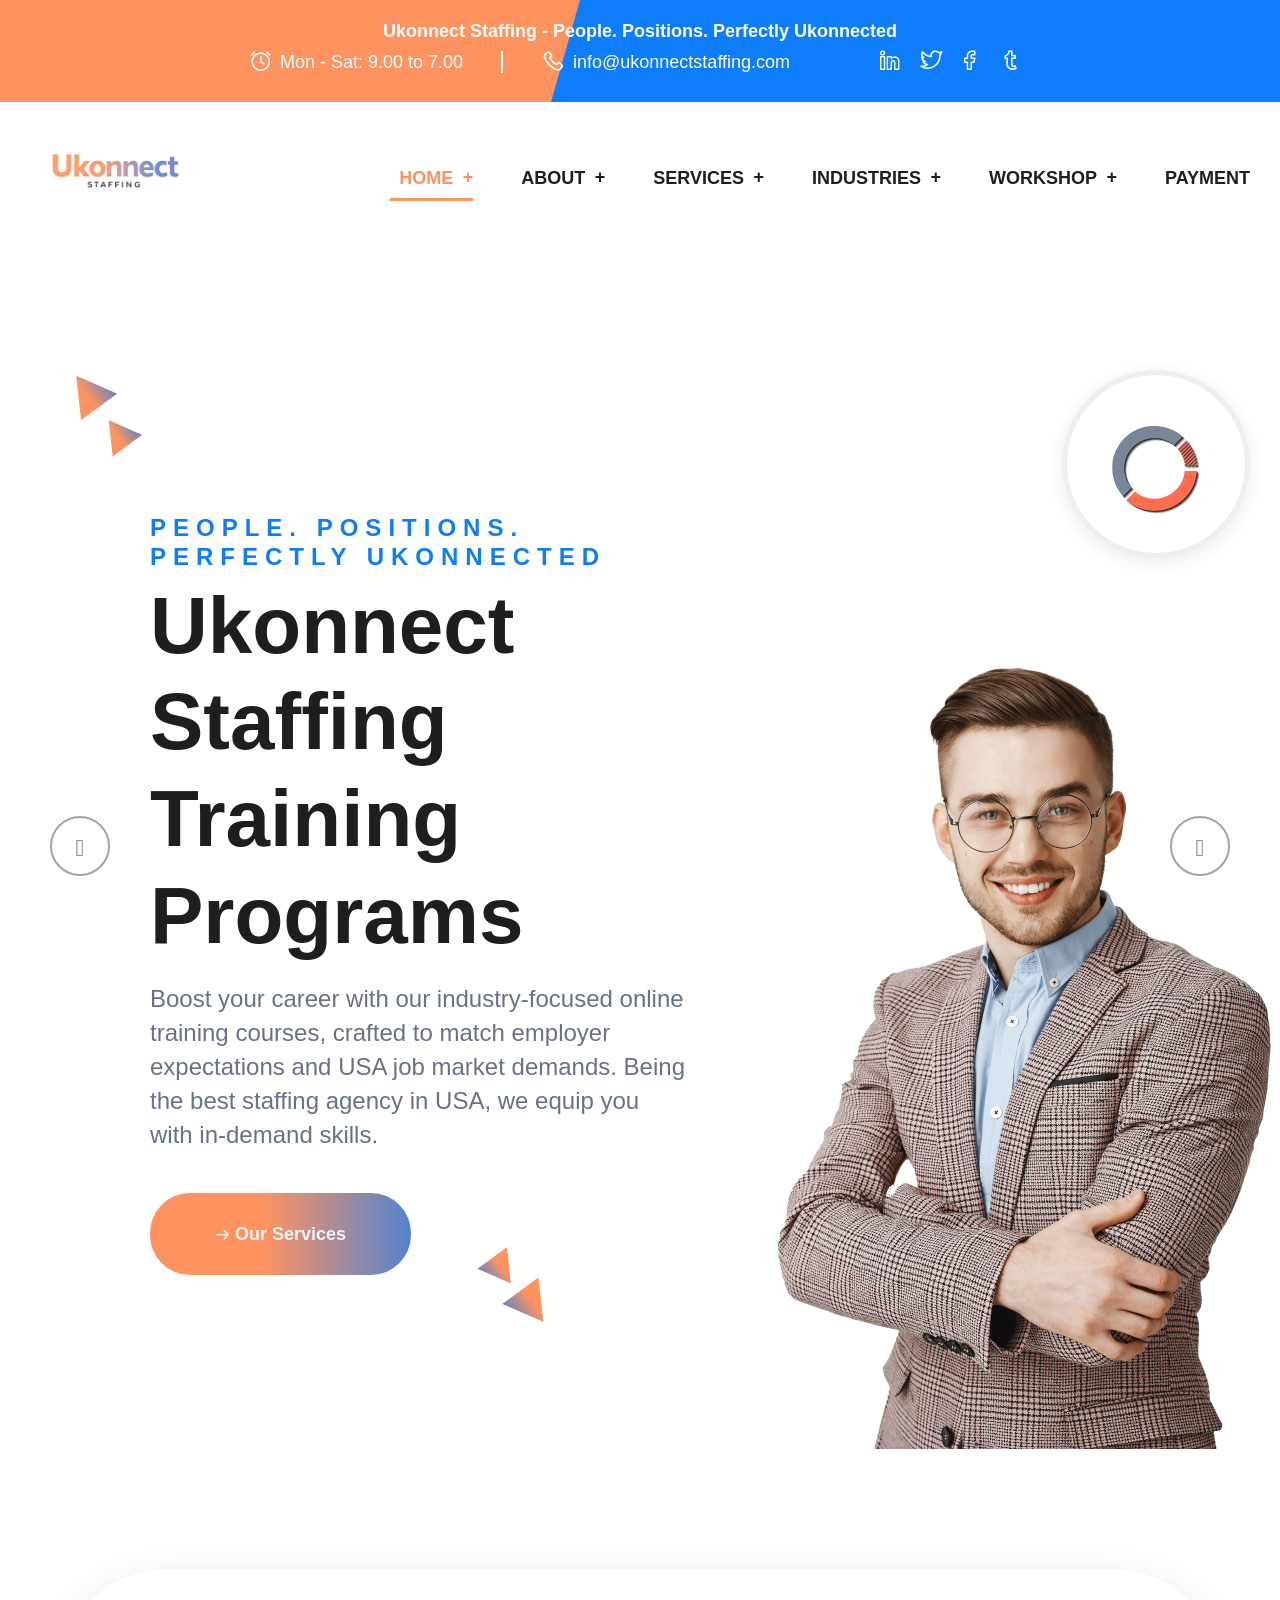
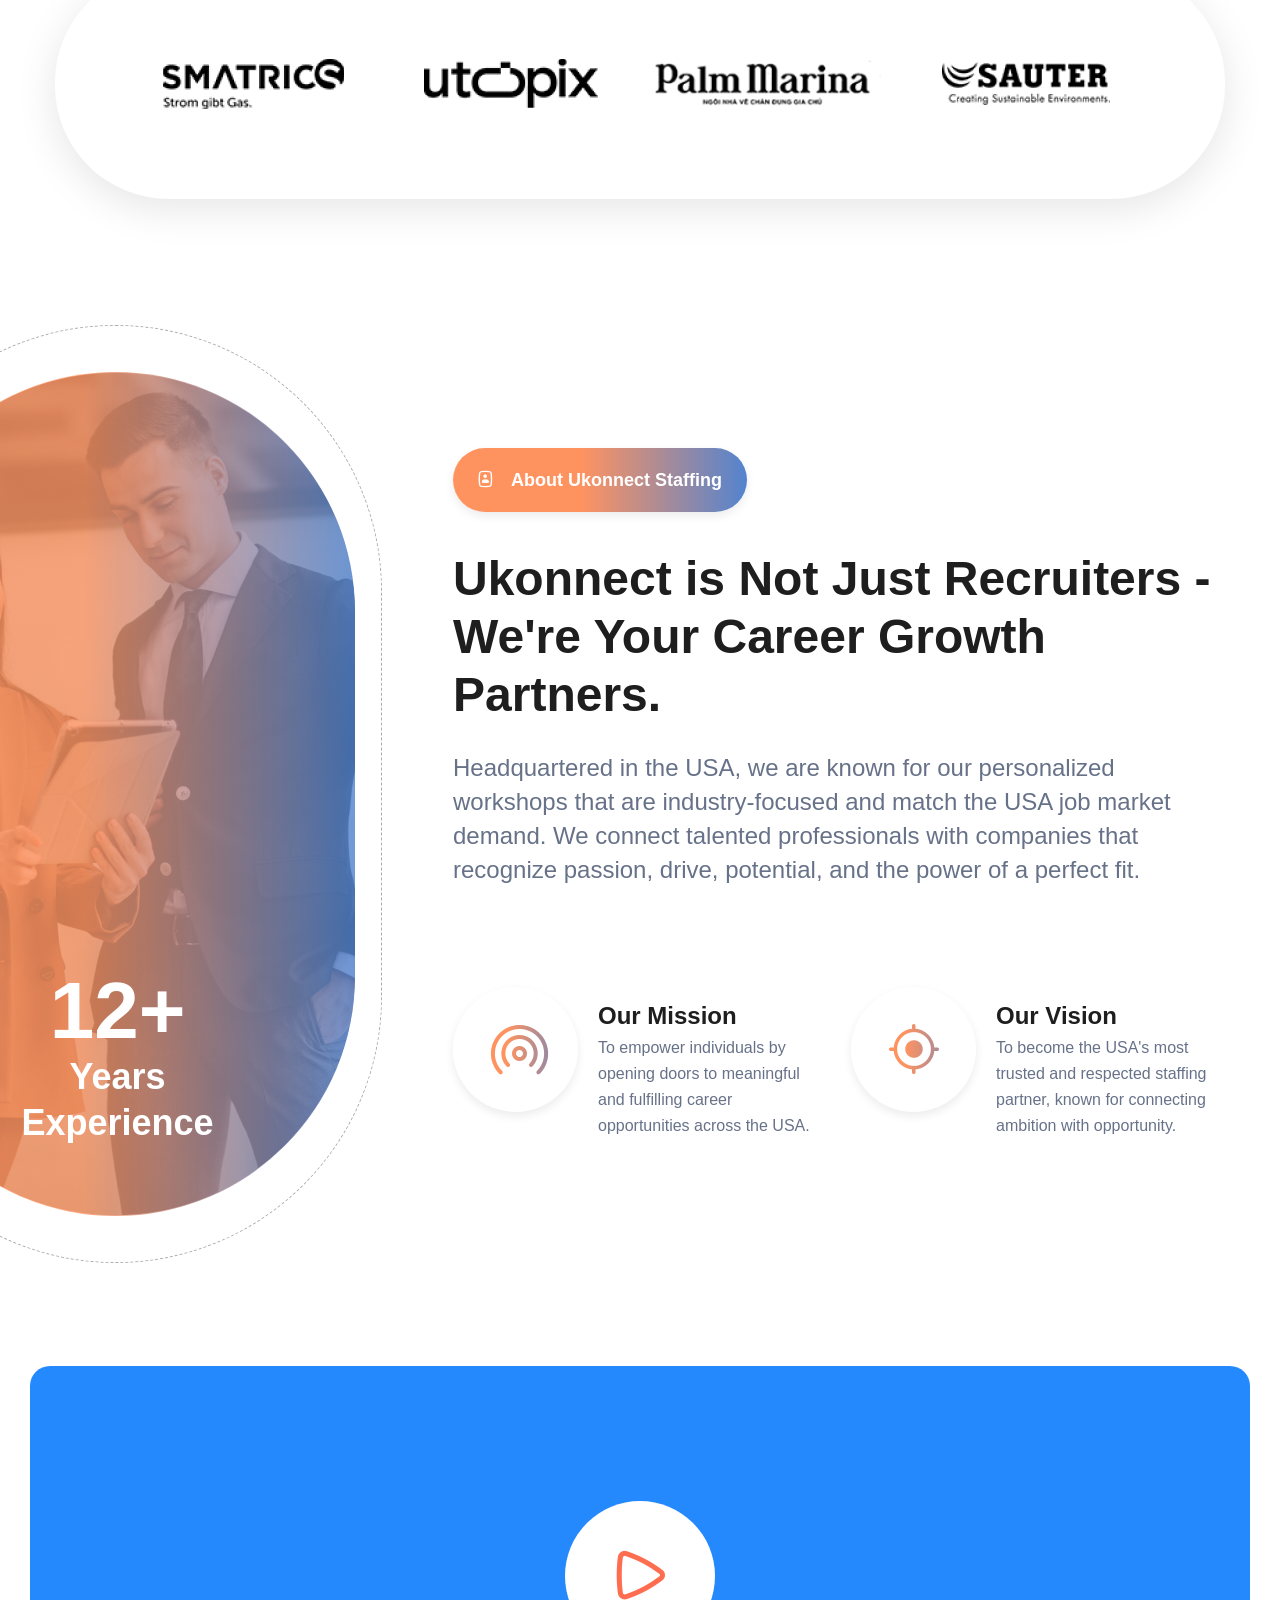
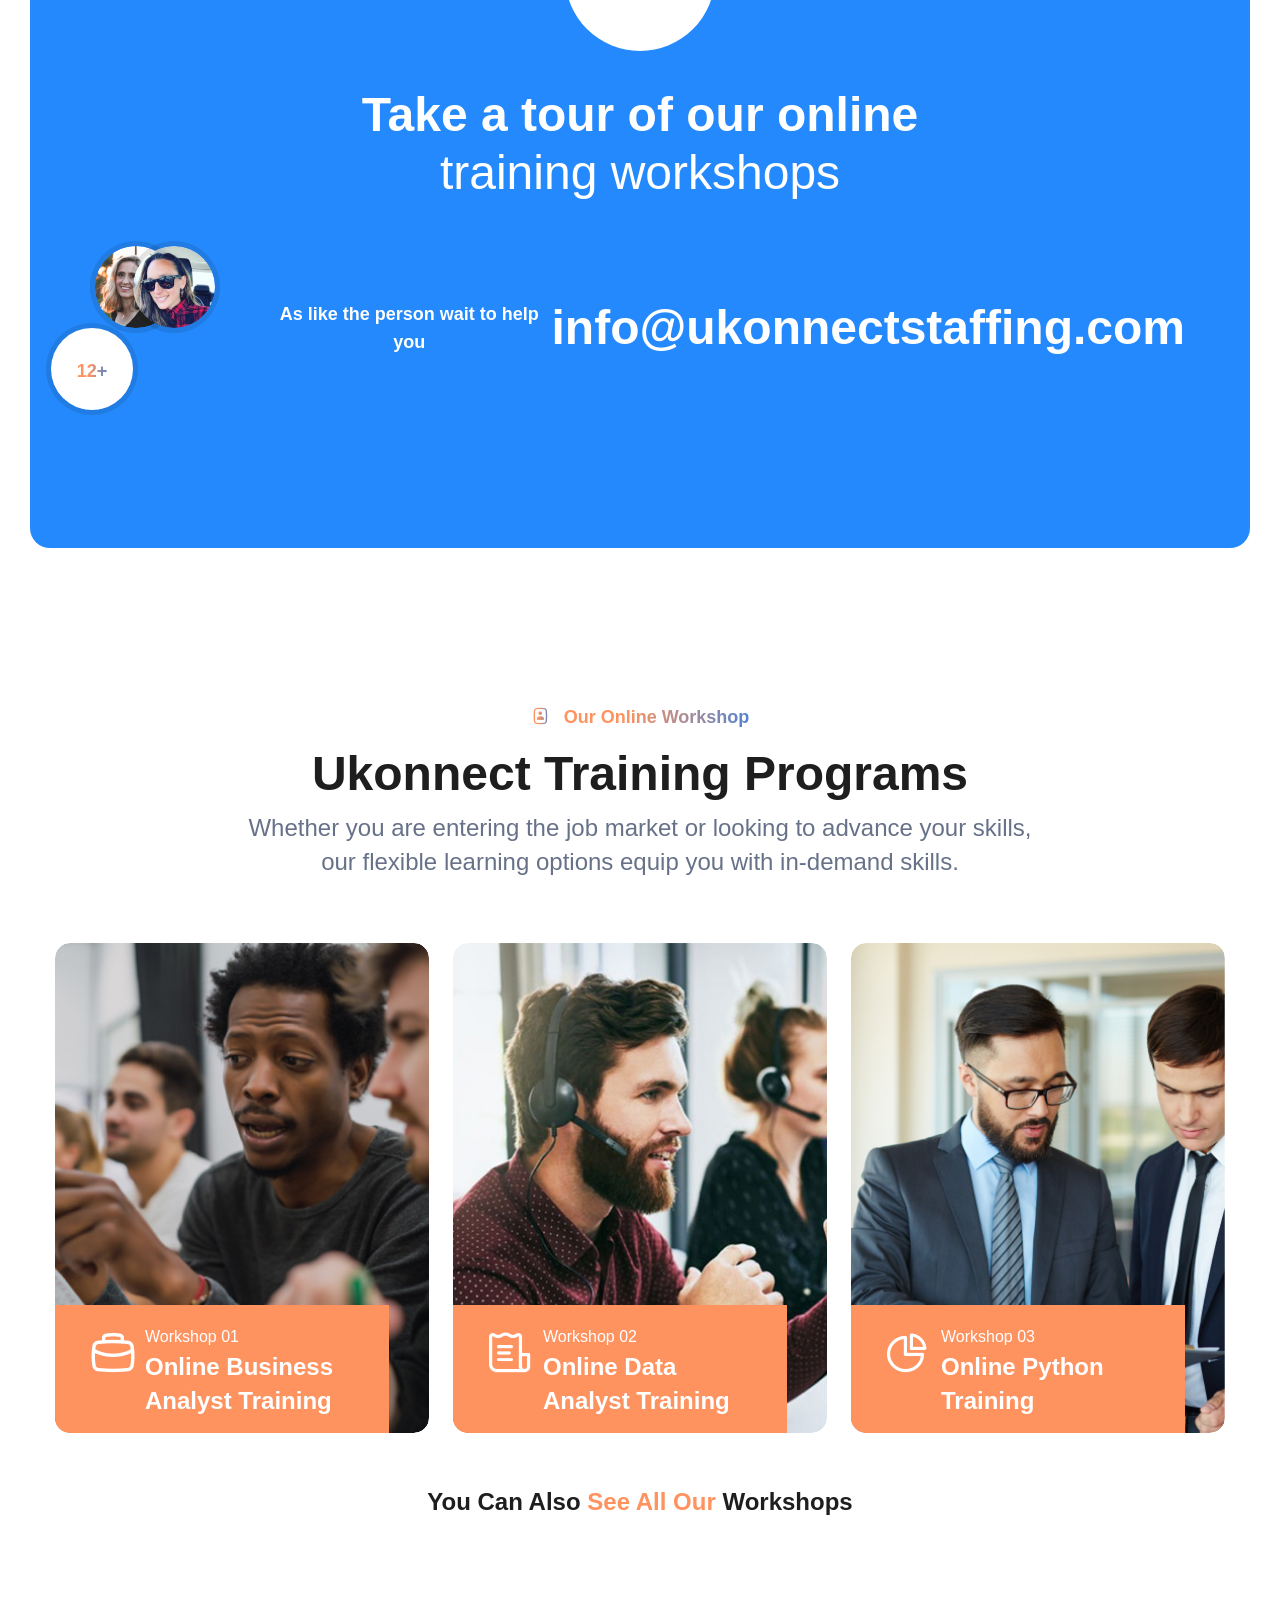
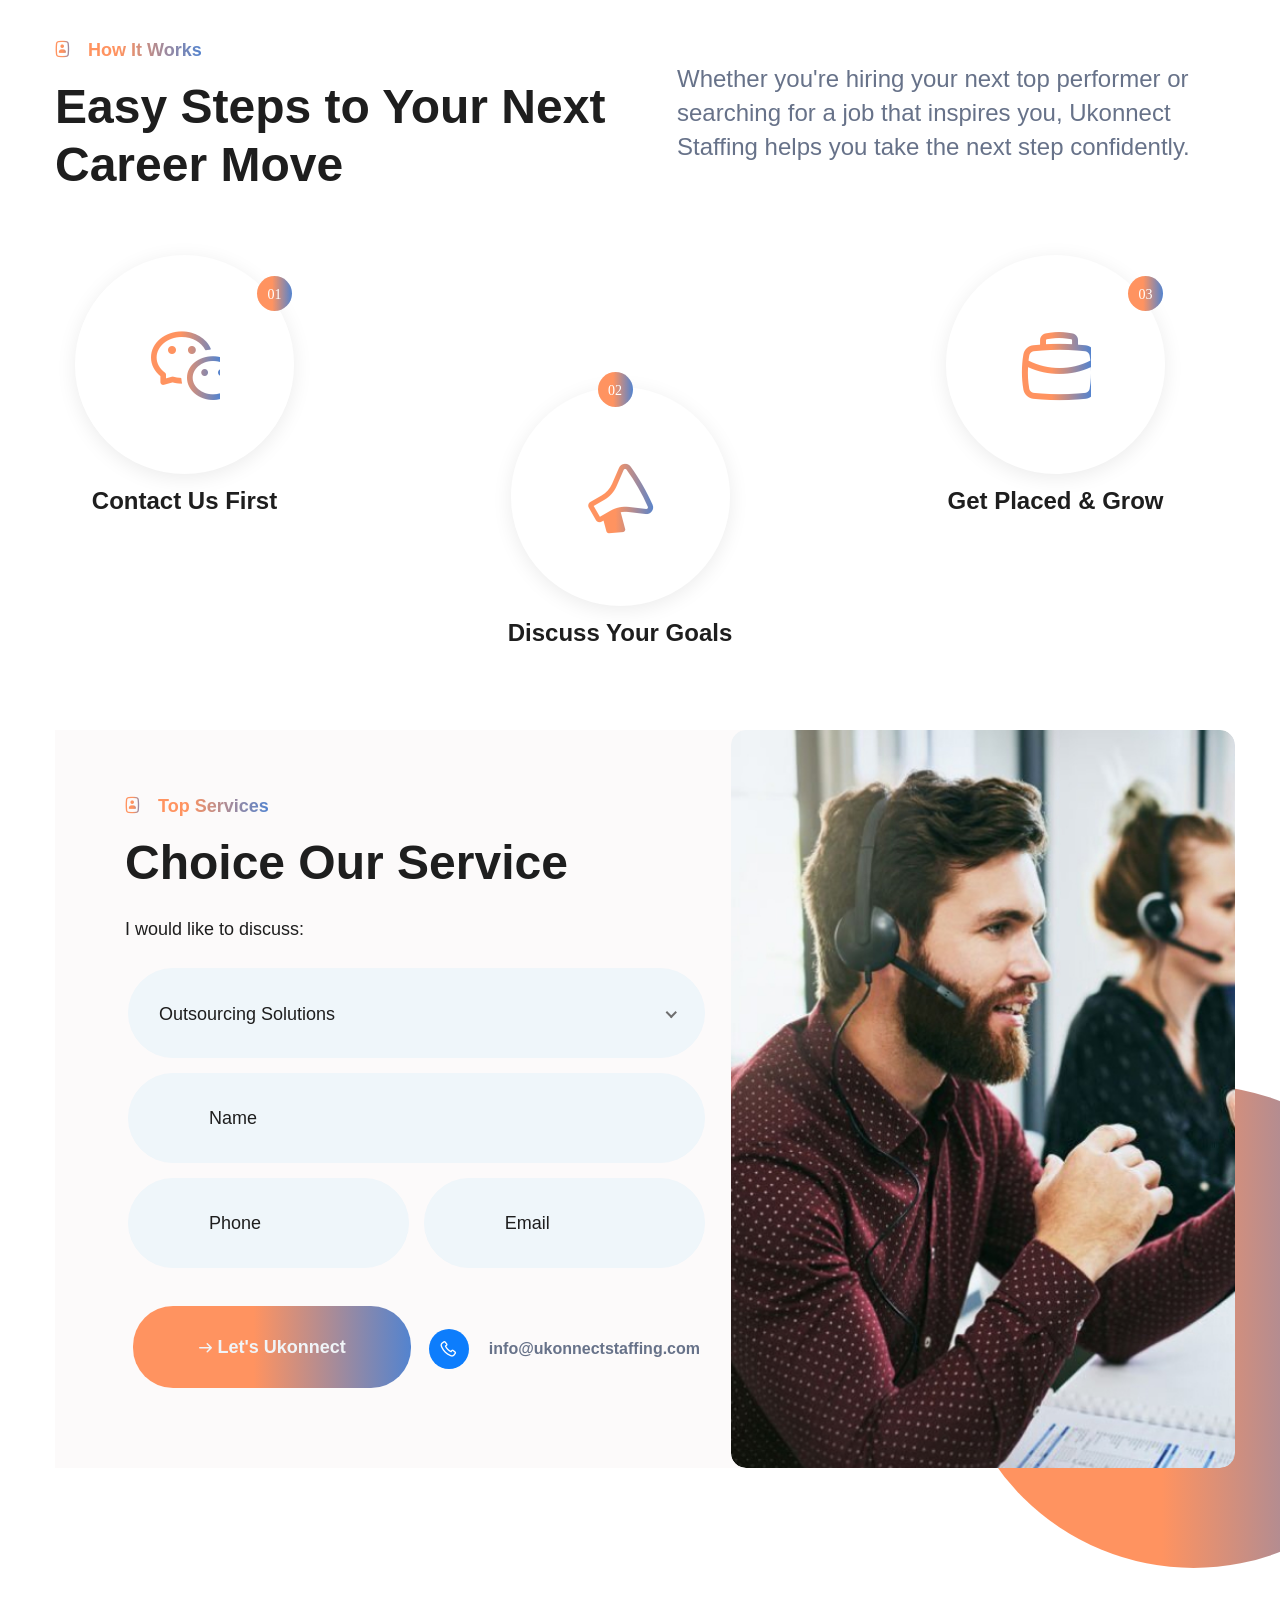
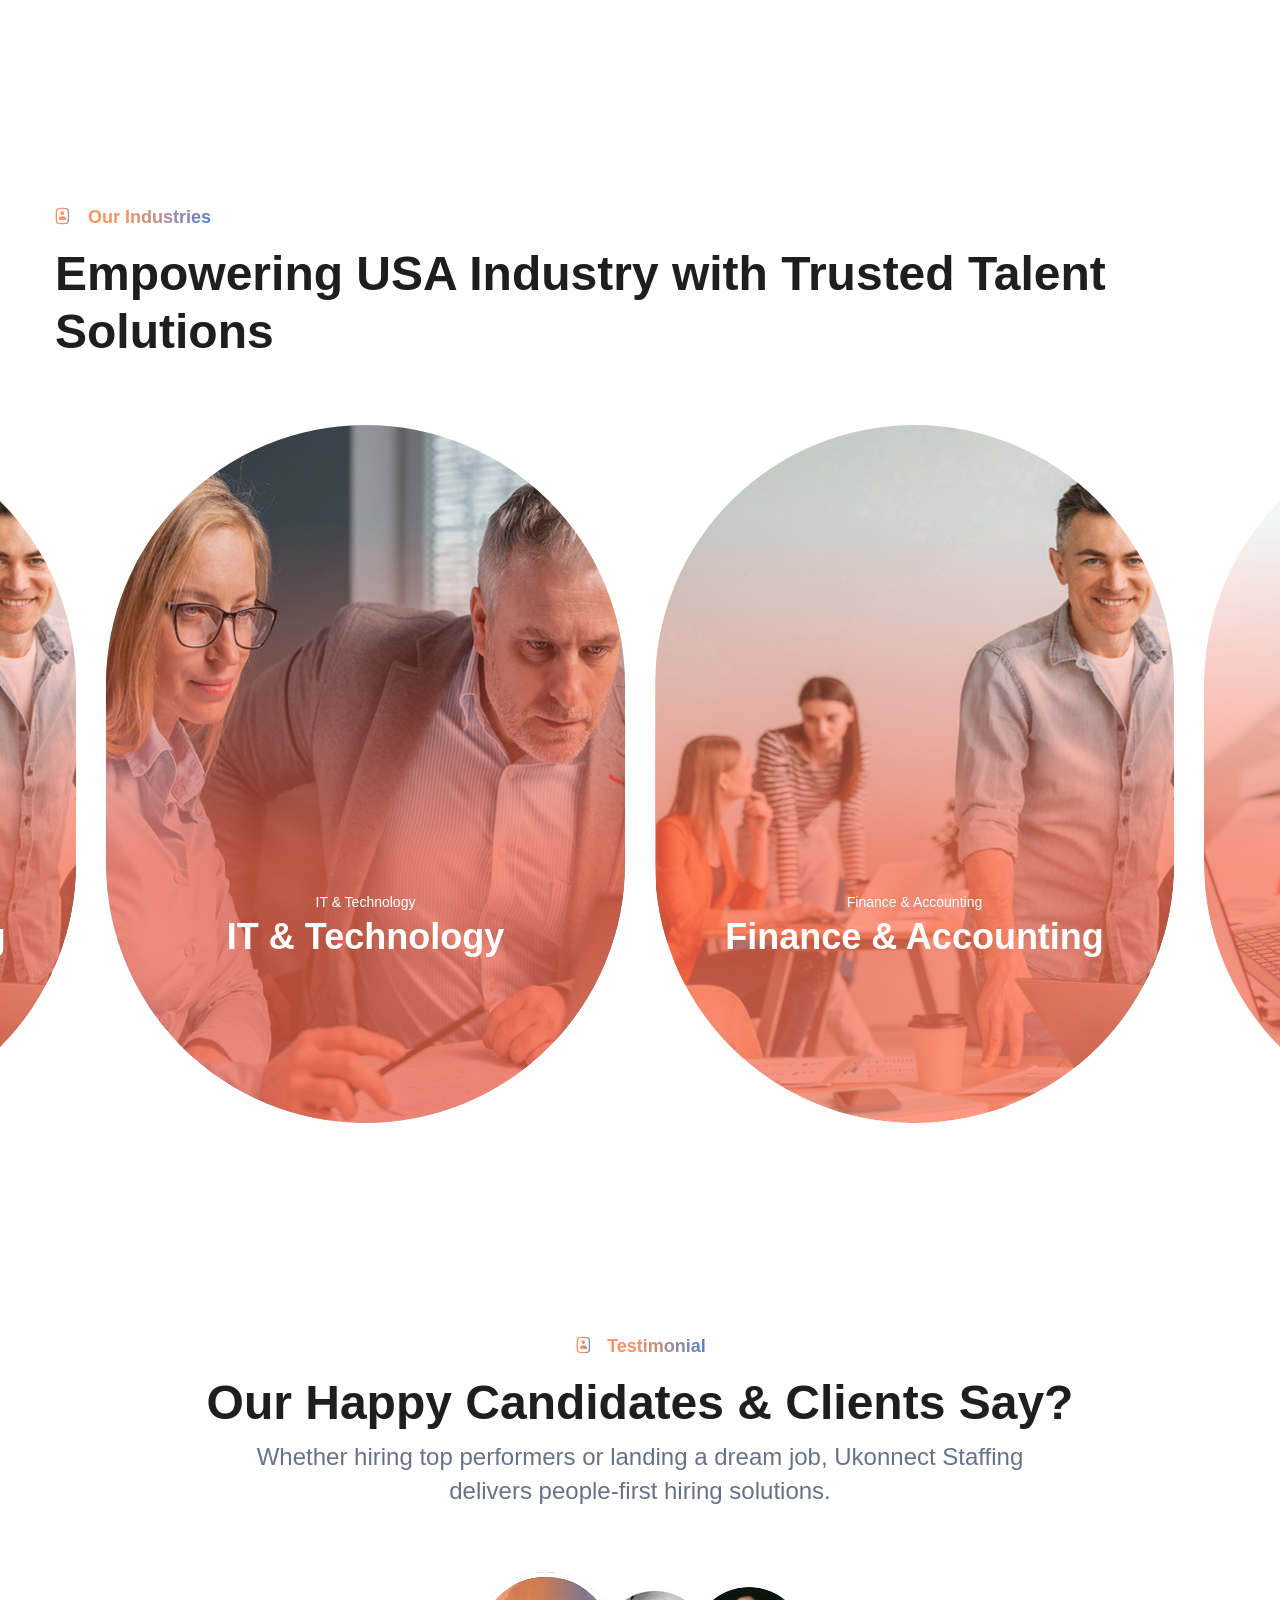
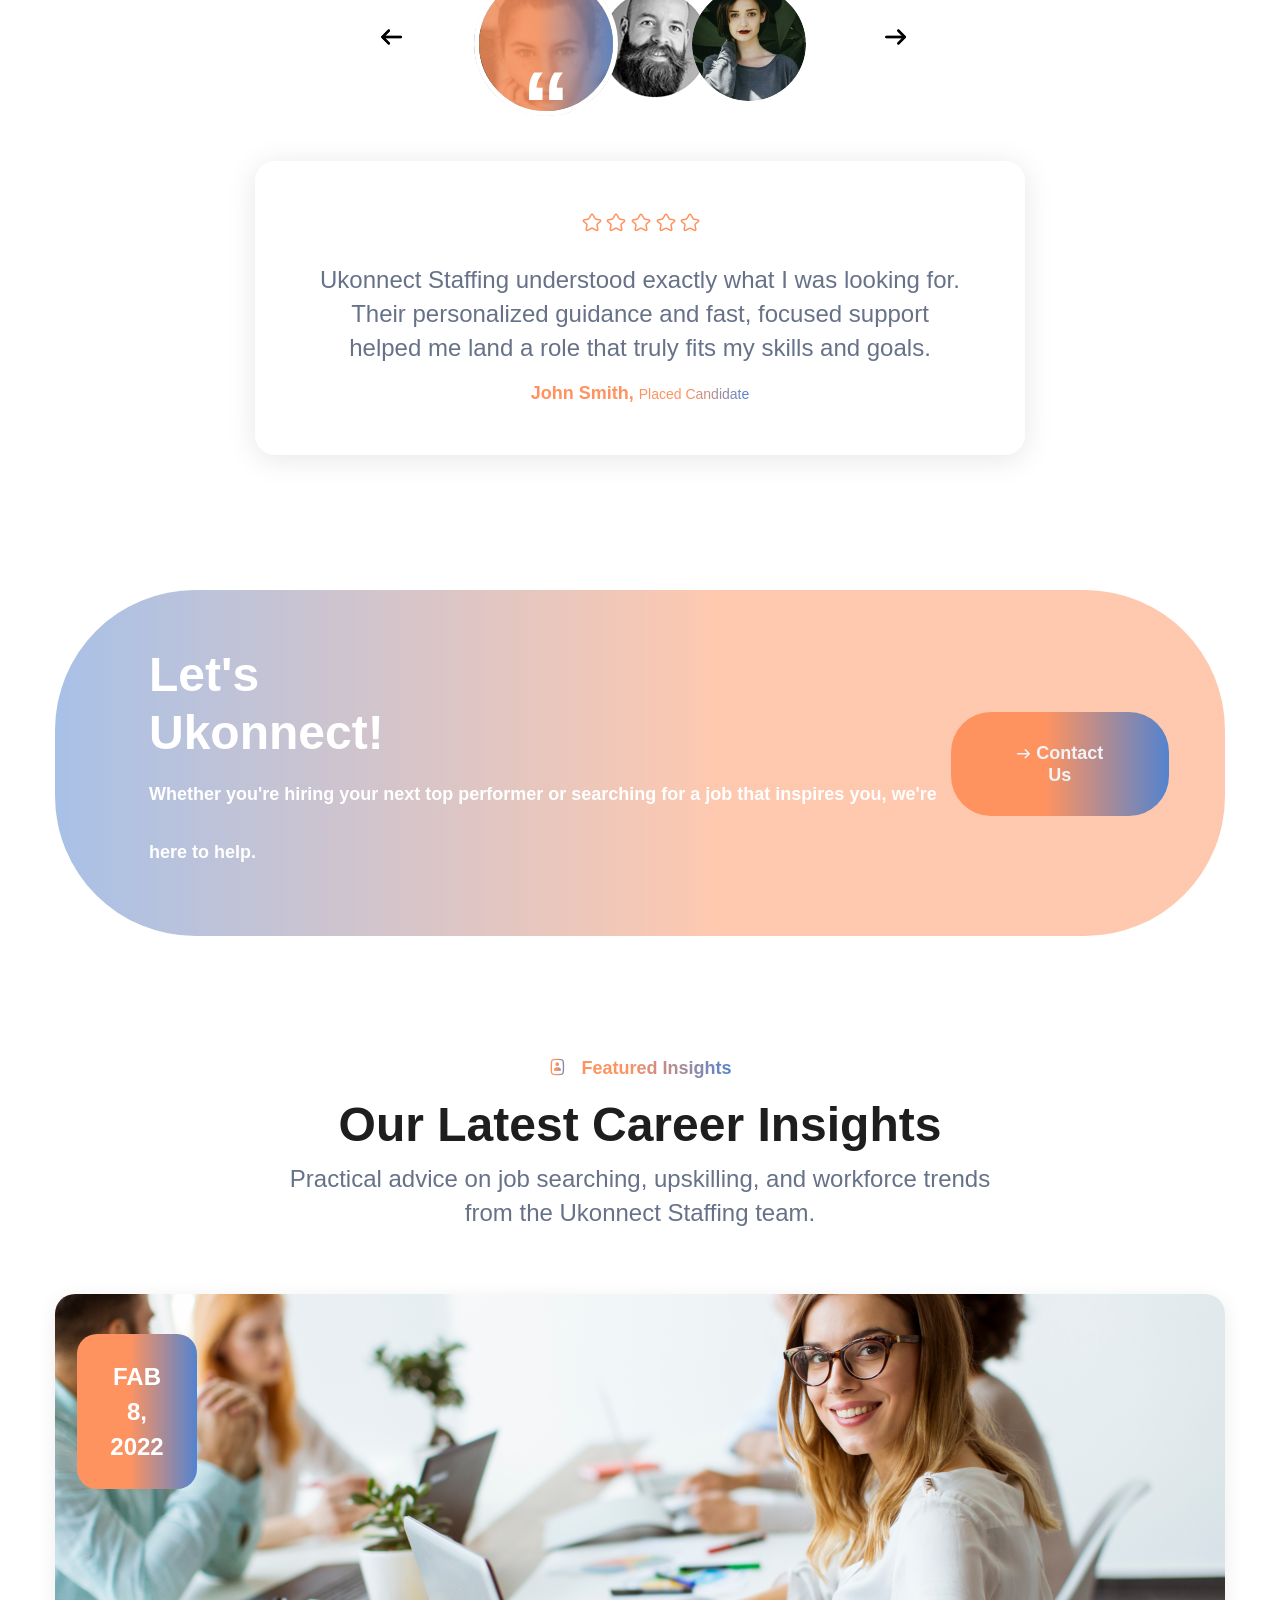
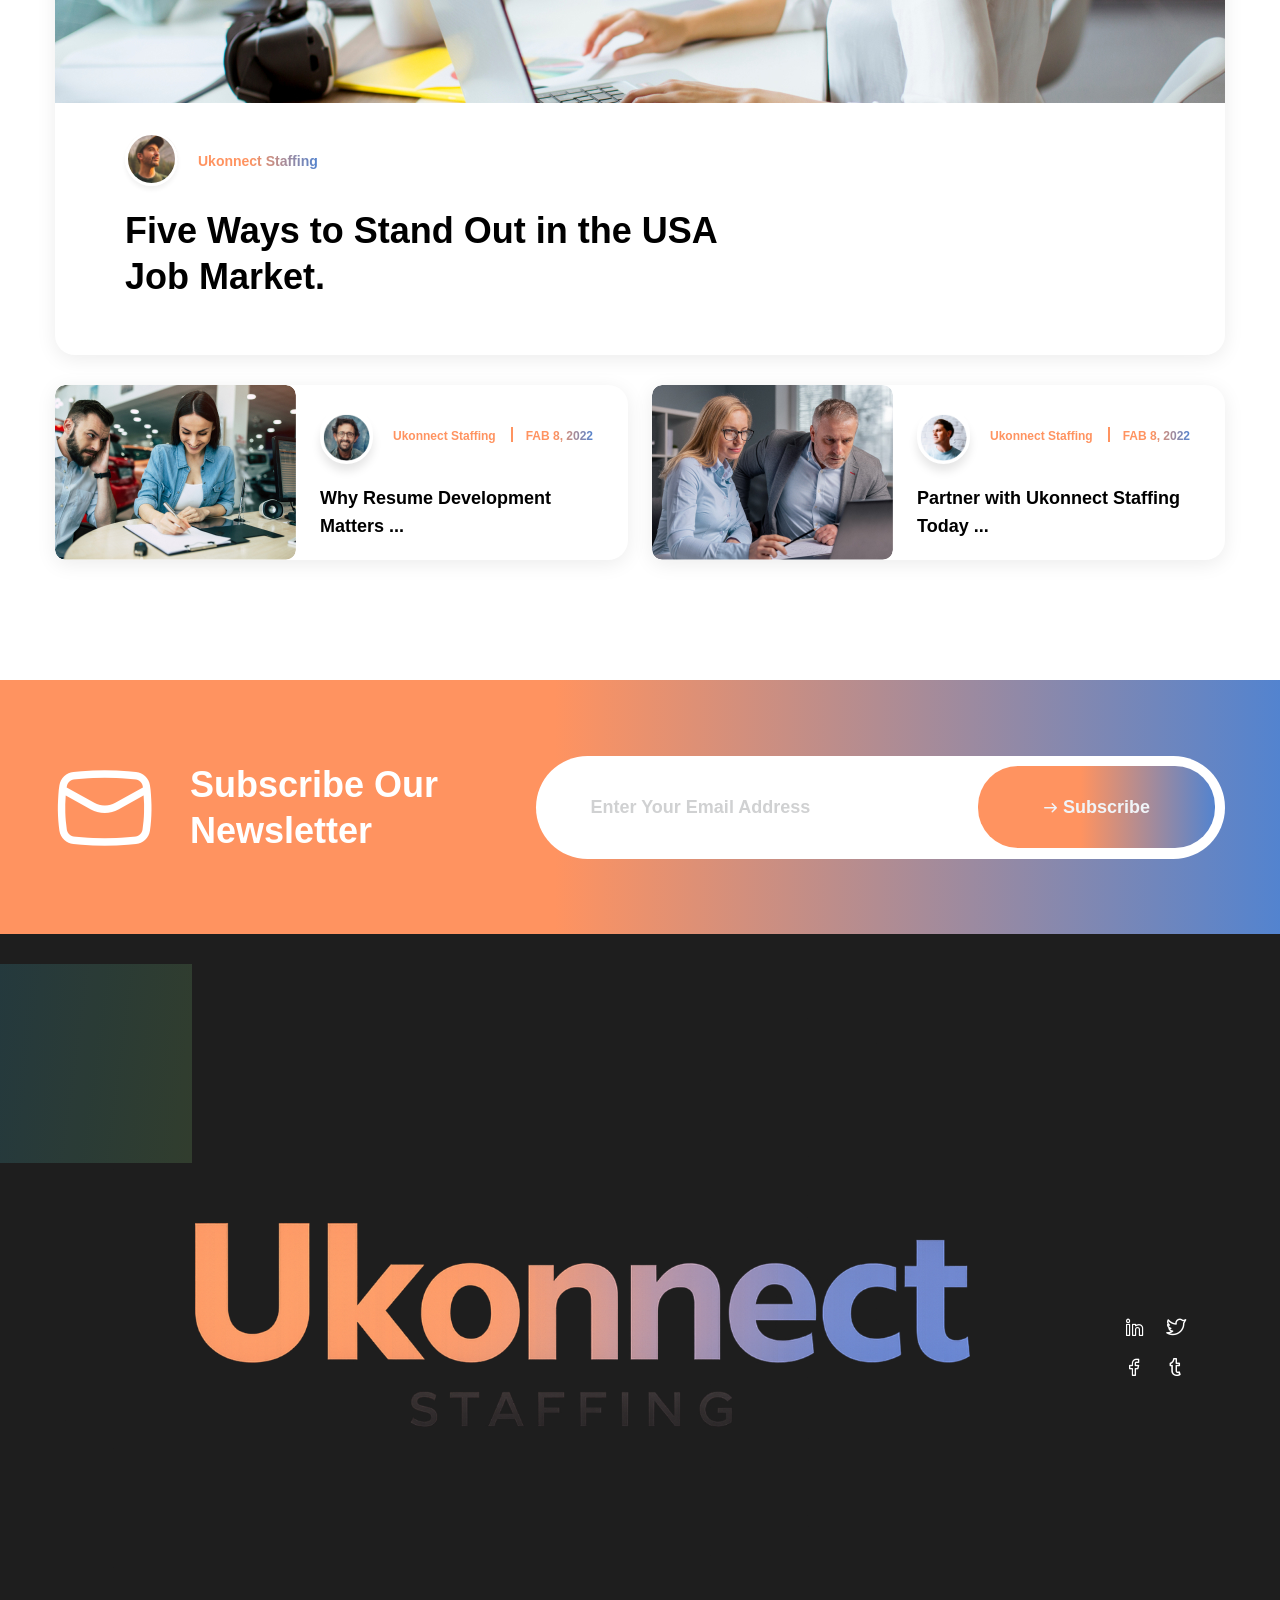
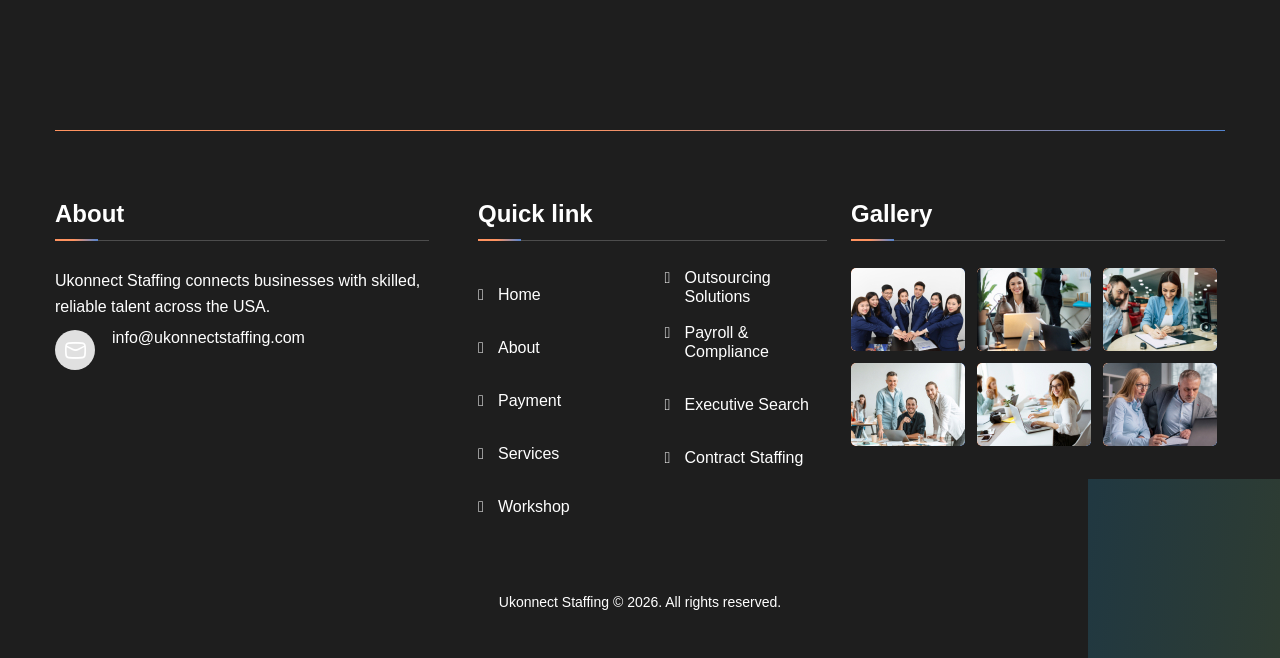
<file: index.html>
<!DOCTYPE html>
<!-- saved from url=(0059)https://azim.hostlin.com/Bitfix/?storefront=envato-elements -->
<html lang="en"><head><meta http-equiv="Content-Type" content="text/html; charset=UTF-8">

<meta http-equiv="X-UA-Compatible" content="IE=edge">
<meta name="viewport" content="width=device-width, initial-scale=1.0, maximum-scale=1.0, user-scalable=0">

<title>Ukonnect Staffing - People. Positions. Perfectly Ukonnected</title>

<!-- Fav Icon -->
<link rel="icon" href="./bitfix/logo.png" type="image/png">

<!-- Stylesheets -->
<link href="./bitfix/font-awesome-all.css" rel="stylesheet">
<link href="./bitfix/flaticon.css" rel="stylesheet">
<link rel="stylesheet" href="https://cdnjs.cloudflare.com/ajax/libs/font-awesome/6.4.0/css/all.min.css">
<link href="./bitfix/owl.css" rel="stylesheet">
<link href="./bitfix/bootstrap.css" rel="stylesheet">
<link href="./bitfix/jquery.fancybox.min.css" rel="stylesheet">
<link href="./bitfix/animate.css" rel="stylesheet">
<link href="./bitfix/nice-select.css" rel="stylesheet">
<link href="./bitfix/color.css" rel="stylesheet">
<link href="./bitfix/elpath.css" rel="stylesheet">
<link href="./bitfix/style.css" rel="stylesheet">
<link href="./bitfix/responsive.css" rel="stylesheet">

<style>
/* Fix for icon fonts loading */
@font-face {
  font-family: 'icomoon';
  src: url('./bitfix/assets/fonts/icomoon.eot?tin97q');
  src: url('./bitfix/assets/fonts/icomoon.eot?tin97q#iefix') format('embedded-opentype'),
    url('./bitfix/assets/fonts/icomoon.ttf?tin97q') format('truetype'),
    url('./bitfix/assets/fonts/icomoon.woff?tin97q') format('woff'),
    url('./bitfix/assets/fonts/icomoon.svg?tin97q#icomoon') format('svg');
  font-weight: normal;
  font-style: normal;
  font-display: block;
}

[class^="icon-"], [class*=" icon-"] {
  font-family: 'icomoon' !important;
  speak: never;
  font-style: normal;
  font-weight: normal;
  font-variant: normal;
  text-transform: none;
  line-height: 1;
  display: inline-block;
  -webkit-font-smoothing: antialiased;
  -moz-osx-font-smoothing: grayscale;
}
</style>

</head>


<!-- page wrapper -->
<body data-new-gr-c-s-check-loaded="14.1309.0" data-gr-ext-installed="" cz-shortcut-listen="true">

    <div class="boxed_wrapper">


        <!-- preloader -->
        <div class="loader-wrap" style="display: none;">
            <div class="preloader">
                <div class="preloader-close">x</div>
                <div id="handle-preloader" class="handle-preloader">
                    <div class="animation-preloader">
                        <div class="spinner"></div>
                        <div class="txt-loading">
                            <span data-text-preloader="b" class="letters-loading">
                                b
                            </span>
                            <span data-text-preloader="i" class="letters-loading">
                                i
                            </span>
                            <span data-text-preloader="t" class="letters-loading">
                                t
                            </span>
                            <span data-text-preloader="f" class="letters-loading">
                                f
                            </span>
                            <span data-text-preloader="i" class="letters-loading">
                                i
                            </span>
                            <span data-text-preloader="x" class="letters-loading">
                                x
                            </span>
                        </div>
                    </div>  
                </div>
            </div>
        </div>
        <!-- preloader end -->


        <!-- main header -->
        <header class="main-header">
            <!-- header-top -->
            <div class="header-top">
                <div class="top-inner">
                    <div class="text">
                        <p>Ukonnect Staffing - People. Positions. Perfectly Ukonnected</p>
                    </div>
                    <div class="right-column">
                        <ul class="info clearfix">
                            <li><i class="icon-1"></i>Mon - Sat: 9.00 to 7.00</li>
                            <li><i class="icon-2"></i><a href="mailto:info@ukonnectstaffing.com">info@ukonnectstaffing.com</a></li>
                        </ul>
                        <ul class="social-links clearfix">
                            <li><a href="https://azim.hostlin.com/Bitfix/index.html"><i class="icon-3"></i></a></li>
                            <li><a href="https://azim.hostlin.com/Bitfix/index.html"><i class="icon-4"></i></a></li>
                            <li><a href="https://azim.hostlin.com/Bitfix/index.html"><i class="icon-5"></i></a></li>
                            <li><a href="https://azim.hostlin.com/Bitfix/index.html"><i class="icon-6"></i></a></li>
                        </ul>
                    </div>
                </div>
            </div>
            <!-- header-lower -->
            <div class="header-lower">
                <div class="outer-box">
                    <div class="logo-box">
                        <figure class="logo"><a href="https://azim.hostlin.com/Bitfix/index.html"><img src="./bitfix/logo.png" alt=""></a></figure>
                    </div>
                    <div class="menu-area clearfix">
                        <!--Mobile Navigation Toggler-->
                        <div class="mobile-nav-toggler">
                            <i class="icon-bar"></i>
                            <i class="icon-bar"></i>
                            <i class="icon-bar"></i>
                        </div>
                        <nav class="main-menu navbar-expand-md navbar-light">
                            <div class="collapse navbar-collapse show clearfix" id="navbarSupportedContent">
                                <ul class="navigation clearfix">
                                    <li class="current dropdown"><a href="https://azim.hostlin.com/Bitfix/index.html">Home</a>
                                        <ul>
                                            <li><a href="https://azim.hostlin.com/Bitfix/index.html">Home Page 01</a></li>
                                            <li><a href="https://azim.hostlin.com/Bitfix/index-2.html">Home Page 02</a></li>
                                            <li><a href="https://azim.hostlin.com/Bitfix/index-3.html">Home Page 03</a></li>
                                            <li><a href="https://azim.hostlin.com/Bitfix/index-4.html">Home Page 04</a></li>
                                            <li><a href="https://azim.hostlin.com/Bitfix/index-5.html">Home Page 05</a></li>
                                            <li><a href="https://azim.hostlin.com/Bitfix/index-onepage.html">OnePage Home</a></li>
                                            <li><a href="https://azim.hostlin.com/Bitfix/index-rtl.html">RTL Home</a></li>
                                            <li class="dropdown"><a href="https://azim.hostlin.com/Bitfix/index.html">Header Style</a>
                                                <ul>
                                                    <li><a href="https://azim.hostlin.com/Bitfix/index.html">Header Style 01</a></li>
                                                    <li><a href="https://azim.hostlin.com/Bitfix/index-2.html">Header Style 02</a></li>
                                                    <li><a href="https://azim.hostlin.com/Bitfix/index-3.html">Header Style 03</a></li>
                                                    <li><a href="https://azim.hostlin.com/Bitfix/index-4.html">Header Style 04</a></li>
                                                    <li><a href="https://azim.hostlin.com/Bitfix/index-5.html">Header Style 05</a></li>
                                                </ul>
                                            <div class="dropdown-btn"><span class="fas fa-angle-down"></span></div></li>
                                        </ul>
                                    <div class="dropdown-btn"><span class="fas fa-angle-down"></span></div></li>
                                    <li class="dropdown"><a href="https://azim.hostlin.com/Bitfix/index.html">About</a>
                                        <ul>
                                            <li class="dropdown"><a href="https://azim.hostlin.com/Bitfix/index.html">About Us</a>
                                                <ul>
                                                    <li><a href="https://azim.hostlin.com/Bitfix/about.html">About Classic</a></li>
                                                    <li><a href="https://azim.hostlin.com/Bitfix/about-2.html">About Creative</a></li>
                                                </ul>
                                            <div class="dropdown-btn"><span class="fas fa-angle-down"></span></div></li>
                                            <li class="dropdown"><a href="https://azim.hostlin.com/Bitfix/index.html">Team</a>
                                                <ul>
                                                    <li><a href="https://azim.hostlin.com/Bitfix/team.html">Team 01</a></li>
                                                    <li><a href="https://azim.hostlin.com/Bitfix/team-2.html">Team 02</a></li>
                                                    <li><a href="https://azim.hostlin.com/Bitfix/team-details.html">Team Details</a></li>
                                                </ul>
                                            <div class="dropdown-btn"><span class="fas fa-angle-down"></span></div></li>
                                            <li><a href="https://azim.hostlin.com/Bitfix/portfolio.html">Portfolio</a></li>
                                            <li><a href="https://azim.hostlin.com/Bitfix/pricing.html">Pricing</a></li>
                                            <li><a href="https://azim.hostlin.com/Bitfix/faq.html">Faq’s</a></li>
                                            <li><a href="https://azim.hostlin.com/Bitfix/coming-soon.html">Coming Soon</a></li>
                                            <li><a href="https://azim.hostlin.com/Bitfix/error.html">404</a></li>
                                        </ul>
                                    <div class="dropdown-btn"><span class="fas fa-angle-down"></span></div></li>
                                    <li class="dropdown"><a href="https://azim.hostlin.com/Bitfix/index.html">Services</a>
                                        <ul>
                                            <li><a href="https://azim.hostlin.com/Bitfix/service.html">Services 01</a></li>
                                            <li><a href="https://azim.hostlin.com/Bitfix/service-2.html">Services 02</a></li>
                                            <li><a href="https://azim.hostlin.com/Bitfix/business-planning.html">Business Planning</a></li>
                                            <li><a href="https://azim.hostlin.com/Bitfix/profit-sharing.html">Profit Sharing</a></li>
                                            <li><a href="https://azim.hostlin.com/Bitfix/success-aquracy.html">Success Aquracy</a></li>
                                            <li><a href="https://azim.hostlin.com/Bitfix/sales-report.html">Sales &amp; Report</a></li>
                                        </ul>
                                    <div class="dropdown-btn"><span class="fas fa-angle-down"></span></div></li>
                                    <li class="dropdown"><a href="https://azim.hostlin.com/Bitfix/index.html">Industries</a>
                                        <div class="megamenu">
                                            <div class="row clearfix">
                                                <div class="col-lg-4 column">
                                                    <ul>
                                                        <li><h4>Elements 1</h4></li>
                                                        <li><a href="https://azim.hostlin.com/Bitfix/about-element-1.html">About Block 01</a></li>
                                                        <li><a href="https://azim.hostlin.com/Bitfix/about-element-2.html">About Block 02</a></li>
                                                        <li><a href="https://azim.hostlin.com/Bitfix/about-element-3.html">About Block 03</a></li>
                                                        <li><a href="https://azim.hostlin.com/Bitfix/about-element-4.html">About Block 04</a></li>
                                                        <li><a href="https://azim.hostlin.com/Bitfix/about-element-5.html">About Block 05</a></li>
                                                        <li><a href="https://azim.hostlin.com/Bitfix/service-element-1.html">Service Block 01</a></li>
                                                        <li><a href="https://azim.hostlin.com/Bitfix/service-element-2.html">Service Block 02</a></li>
                                                        <li><a href="https://azim.hostlin.com/Bitfix/service-element-3.html">Service Block 03</a></li>
                                                    </ul>
                                                </div>
                                                <div class="col-lg-4 column">
                                                    <ul>
                                                        <li><h4>Elements 2</h4></li>
                                                        <li><a href="https://azim.hostlin.com/Bitfix/service-element-4.html">Service Block 04</a></li>
                                                        <li><a href="https://azim.hostlin.com/Bitfix/team-element-1.html">Team Block 01</a></li>
                                                        <li><a href="https://azim.hostlin.com/Bitfix/team-element-2.html">Team Block 02</a></li>
                                                        <li><a href="https://azim.hostlin.com/Bitfix/news-element-1.html">News Block 01</a></li>
                                                        <li><a href="https://azim.hostlin.com/Bitfix/news-element-2.html">News Block 02</a></li>
                                                        <li><a href="https://azim.hostlin.com/Bitfix/news-element-3.html">News Block 03</a></li>
                                                        <li><a href="https://azim.hostlin.com/Bitfix/news-element-4.html">News Block 04</a></li>
                                                        <li><a href="https://azim.hostlin.com/Bitfix/pricing-element-1.html">Pricing Block 01</a></li>
                                                    </ul>
                                                </div>  
                                                <div class="col-lg-4 column">
                                                    <ul>
                                                        <li><h4>Elements 3</h4></li>
                                                        <li><a href="https://azim.hostlin.com/Bitfix/pricing-element-2.html">Pricing Block 02</a></li>
                                                        <li><a href="https://azim.hostlin.com/Bitfix/working-element.html">Working Block</a></li>
                                                        <li><a href="https://azim.hostlin.com/Bitfix/cta-element.html">Cta Block</a></li>
                                                        <li><a href="https://azim.hostlin.com/Bitfix/subscribe-element.html">Subscribe Block</a></li>
                                                        <li><a href="https://azim.hostlin.com/Bitfix/faq-element.html">Faq Block</a></li>
                                                        <li><a href="https://azim.hostlin.com/Bitfix/funfact-element.html">Funfact Block</a></li>
                                                        <li><a href="https://azim.hostlin.com/Bitfix/progress-element.html">Progress Block</a></li>
                                                    </ul>
                                                </div>                                    
                                            </div>                                            
                                        </div>
                                    <div class="dropdown-btn"><span class="fas fa-angle-down"></span></div></li>
                                    <li class="dropdown"><a href="https://azim.hostlin.com/Bitfix/index.html">Workshop</a>
                                        <ul>
                                            <li><a href="https://azim.hostlin.com/Bitfix/blog.html">Our Blog</a></li>
                                            <li><a href="https://azim.hostlin.com/Bitfix/blog-details.html">Blog Details</a></li>
                                        </ul>
                                    <div class="dropdown-btn"><span class="fas fa-angle-down"></span></div></li>  
                                    <li><a href="https://azim.hostlin.com/Bitfix/contact.html">Payment</a></li> 
                                </ul>
                            </div>
                        </nav>
                    </div>
                    <div class="btn-box">
                        <a href="https://azim.hostlin.com/Bitfix/index.html" class="theme-btn btn-one"><i class="icon-7"></i>Enroll with Ukonnect</a>
                    </div>
                </div>
            </div>

            <!--sticky Header-->
            <div class="sticky-header">
                <div class="outer-box">
                    <div class="logo-box">
                        <figure class="logo"><a href="https://azim.hostlin.com/Bitfix/index.html"><img src="./bitfix/logo.png" alt=""></a></figure>
                    </div>
                    <div class="menu-area clearfix">
                        <nav class="main-menu clearfix">
                            <!--Keep This Empty / Menu will come through Javascript-->
                        
                            <div class="collapse navbar-collapse show clearfix" id="navbarSupportedContent">
                                <ul class="navigation clearfix">
                                    <li class="current dropdown"><a href="https://azim.hostlin.com/Bitfix/index.html">Home</a>
                                        <ul>
                                            <li><a href="https://azim.hostlin.com/Bitfix/index.html">Home Page 01</a></li>
                                            <li><a href="https://azim.hostlin.com/Bitfix/index-2.html">Home Page 02</a></li>
                                            <li><a href="https://azim.hostlin.com/Bitfix/index-3.html">Home Page 03</a></li>
                                            <li><a href="https://azim.hostlin.com/Bitfix/index-4.html">Home Page 04</a></li>
                                            <li><a href="https://azim.hostlin.com/Bitfix/index-5.html">Home Page 05</a></li>
                                            <li><a href="https://azim.hostlin.com/Bitfix/index-onepage.html">OnePage Home</a></li>
                                            <li><a href="https://azim.hostlin.com/Bitfix/index-rtl.html">RTL Home</a></li>
                                            <li class="dropdown"><a href="https://azim.hostlin.com/Bitfix/index.html">Header Style</a>
                                                <ul>
                                                    <li><a href="https://azim.hostlin.com/Bitfix/index.html">Header Style 01</a></li>
                                                    <li><a href="https://azim.hostlin.com/Bitfix/index-2.html">Header Style 02</a></li>
                                                    <li><a href="https://azim.hostlin.com/Bitfix/index-3.html">Header Style 03</a></li>
                                                    <li><a href="https://azim.hostlin.com/Bitfix/index-4.html">Header Style 04</a></li>
                                                    <li><a href="https://azim.hostlin.com/Bitfix/index-5.html">Header Style 05</a></li>
                                                </ul>
                                            <div class="dropdown-btn"><span class="fas fa-angle-down"></span></div></li>
                                        </ul>
                                    <div class="dropdown-btn"><span class="fas fa-angle-down"></span></div></li>
                                    <li class="dropdown"><a href="https://azim.hostlin.com/Bitfix/index.html">About</a>
                                        <ul>
                                            <li class="dropdown"><a href="https://azim.hostlin.com/Bitfix/index.html">About Us</a>
                                                <ul>
                                                    <li><a href="https://azim.hostlin.com/Bitfix/about.html">About Classic</a></li>
                                                    <li><a href="https://azim.hostlin.com/Bitfix/about-2.html">About Creative</a></li>
                                                </ul>
                                            <div class="dropdown-btn"><span class="fas fa-angle-down"></span></div></li>
                                            <li class="dropdown"><a href="https://azim.hostlin.com/Bitfix/index.html">Team</a>
                                                <ul>
                                                    <li><a href="https://azim.hostlin.com/Bitfix/team.html">Team 01</a></li>
                                                    <li><a href="https://azim.hostlin.com/Bitfix/team-2.html">Team 02</a></li>
                                                    <li><a href="https://azim.hostlin.com/Bitfix/team-details.html">Team Details</a></li>
                                                </ul>
                                            <div class="dropdown-btn"><span class="fas fa-angle-down"></span></div></li>
                                            <li><a href="https://azim.hostlin.com/Bitfix/portfolio.html">Portfolio</a></li>
                                            <li><a href="https://azim.hostlin.com/Bitfix/pricing.html">Pricing</a></li>
                                            <li><a href="https://azim.hostlin.com/Bitfix/faq.html">Faq’s</a></li>
                                            <li><a href="https://azim.hostlin.com/Bitfix/coming-soon.html">Coming Soon</a></li>
                                            <li><a href="https://azim.hostlin.com/Bitfix/error.html">404</a></li>
                                        </ul>
                                    <div class="dropdown-btn"><span class="fas fa-angle-down"></span></div></li>
                                    <li class="dropdown"><a href="https://azim.hostlin.com/Bitfix/index.html">Services</a>
                                        <ul>
                                            <li><a href="https://azim.hostlin.com/Bitfix/service.html">Services 01</a></li>
                                            <li><a href="https://azim.hostlin.com/Bitfix/service-2.html">Services 02</a></li>
                                            <li><a href="https://azim.hostlin.com/Bitfix/business-planning.html">Business Planning</a></li>
                                            <li><a href="https://azim.hostlin.com/Bitfix/profit-sharing.html">Profit Sharing</a></li>
                                            <li><a href="https://azim.hostlin.com/Bitfix/success-aquracy.html">Success Aquracy</a></li>
                                            <li><a href="https://azim.hostlin.com/Bitfix/sales-report.html">Sales &amp; Report</a></li>
                                        </ul>
                                    <div class="dropdown-btn"><span class="fas fa-angle-down"></span></div></li>
                                    <li class="dropdown"><a href="https://azim.hostlin.com/Bitfix/index.html">Industries</a>
                                        <div class="megamenu">
                                            <div class="row clearfix">
                                                <div class="col-lg-4 column">
                                                    <ul>
                                                        <li><h4>Elements 1</h4></li>
                                                        <li><a href="https://azim.hostlin.com/Bitfix/about-element-1.html">About Block 01</a></li>
                                                        <li><a href="https://azim.hostlin.com/Bitfix/about-element-2.html">About Block 02</a></li>
                                                        <li><a href="https://azim.hostlin.com/Bitfix/about-element-3.html">About Block 03</a></li>
                                                        <li><a href="https://azim.hostlin.com/Bitfix/about-element-4.html">About Block 04</a></li>
                                                        <li><a href="https://azim.hostlin.com/Bitfix/about-element-5.html">About Block 05</a></li>
                                                        <li><a href="https://azim.hostlin.com/Bitfix/service-element-1.html">Service Block 01</a></li>
                                                        <li><a href="https://azim.hostlin.com/Bitfix/service-element-2.html">Service Block 02</a></li>
                                                        <li><a href="https://azim.hostlin.com/Bitfix/service-element-3.html">Service Block 03</a></li>
                                                    </ul>
                                                </div>
                                                <div class="col-lg-4 column">
                                                    <ul>
                                                        <li><h4>Elements 2</h4></li>
                                                        <li><a href="https://azim.hostlin.com/Bitfix/service-element-4.html">Service Block 04</a></li>
                                                        <li><a href="https://azim.hostlin.com/Bitfix/team-element-1.html">Team Block 01</a></li>
                                                        <li><a href="https://azim.hostlin.com/Bitfix/team-element-2.html">Team Block 02</a></li>
                                                        <li><a href="https://azim.hostlin.com/Bitfix/news-element-1.html">News Block 01</a></li>
                                                        <li><a href="https://azim.hostlin.com/Bitfix/news-element-2.html">News Block 02</a></li>
                                                        <li><a href="https://azim.hostlin.com/Bitfix/news-element-3.html">News Block 03</a></li>
                                                        <li><a href="https://azim.hostlin.com/Bitfix/news-element-4.html">News Block 04</a></li>
                                                        <li><a href="https://azim.hostlin.com/Bitfix/pricing-element-1.html">Pricing Block 01</a></li>
                                                    </ul>
                                                </div>  
                                                <div class="col-lg-4 column">
                                                    <ul>
                                                        <li><h4>Elements 3</h4></li>
                                                        <li><a href="https://azim.hostlin.com/Bitfix/pricing-element-2.html">Pricing Block 02</a></li>
                                                        <li><a href="https://azim.hostlin.com/Bitfix/working-element.html">Working Block</a></li>
                                                        <li><a href="https://azim.hostlin.com/Bitfix/cta-element.html">Cta Block</a></li>
                                                        <li><a href="https://azim.hostlin.com/Bitfix/subscribe-element.html">Subscribe Block</a></li>
                                                        <li><a href="https://azim.hostlin.com/Bitfix/faq-element.html">Faq Block</a></li>
                                                        <li><a href="https://azim.hostlin.com/Bitfix/funfact-element.html">Funfact Block</a></li>
                                                        <li><a href="https://azim.hostlin.com/Bitfix/progress-element.html">Progress Block</a></li>
                                                    </ul>
                                                </div>                                    
                                            </div>                                            
                                        </div>
                                    <div class="dropdown-btn"><span class="fas fa-angle-down"></span></div></li>
                                    <li class="dropdown"><a href="https://azim.hostlin.com/Bitfix/index.html">Workshop</a>
                                        <ul>
                                            <li><a href="https://azim.hostlin.com/Bitfix/blog.html">Our Blog</a></li>
                                            <li><a href="https://azim.hostlin.com/Bitfix/blog-details.html">Blog Details</a></li>
                                        </ul>
                                    <div class="dropdown-btn"><span class="fas fa-angle-down"></span></div></li>  
                                    <li><a href="https://azim.hostlin.com/Bitfix/contact.html">Payment</a></li> 
                                </ul>
                            </div>
                        </nav>
                    </div>
                    <div class="btn-box">
                        <a href="https://azim.hostlin.com/Bitfix/index.html" class="theme-btn btn-one"><i class="icon-7"></i>Enroll with Ukonnect</a>
                    </div>
                </div>
            </div>
        </header>
        <!-- main-header end -->

        <!-- Mobile Menu  -->
        <div class="mobile-menu">
            <div class="menu-backdrop"></div>
            <div class="close-btn"><i class="fas fa-times"></i></div>
            
            <nav class="menu-box">
                <div class="nav-logo"><a href="https://azim.hostlin.com/Bitfix/index.html"><img src="./bitfix/logo-2.png" alt="" title=""></a></div>
                <div class="menu-outer"><!--Here Menu Will Come Automatically Via Javascript / Same Menu as in Header-->
                            <div class="collapse navbar-collapse show clearfix" id="navbarSupportedContent">
                                <ul class="navigation clearfix">
                                    <li class="current dropdown"><a href="https://azim.hostlin.com/Bitfix/index.html">Home</a>
                                        <ul>
                                            <li><a href="https://azim.hostlin.com/Bitfix/index.html">Home Page 01</a></li>
                                            <li><a href="https://azim.hostlin.com/Bitfix/index-2.html">Home Page 02</a></li>
                                            <li><a href="https://azim.hostlin.com/Bitfix/index-3.html">Home Page 03</a></li>
                                            <li><a href="https://azim.hostlin.com/Bitfix/index-4.html">Home Page 04</a></li>
                                            <li><a href="https://azim.hostlin.com/Bitfix/index-5.html">Home Page 05</a></li>
                                            <li><a href="https://azim.hostlin.com/Bitfix/index-onepage.html">OnePage Home</a></li>
                                            <li><a href="https://azim.hostlin.com/Bitfix/index-rtl.html">RTL Home</a></li>
                                            <li class="dropdown"><a href="https://azim.hostlin.com/Bitfix/index.html">Header Style</a>
                                                <ul>
                                                    <li><a href="https://azim.hostlin.com/Bitfix/index.html">Header Style 01</a></li>
                                                    <li><a href="https://azim.hostlin.com/Bitfix/index-2.html">Header Style 02</a></li>
                                                    <li><a href="https://azim.hostlin.com/Bitfix/index-3.html">Header Style 03</a></li>
                                                    <li><a href="https://azim.hostlin.com/Bitfix/index-4.html">Header Style 04</a></li>
                                                    <li><a href="https://azim.hostlin.com/Bitfix/index-5.html">Header Style 05</a></li>
                                                </ul>
                                            <div class="dropdown-btn"><span class="fas fa-angle-down"></span></div></li>
                                        </ul>
                                    <div class="dropdown-btn"><span class="fas fa-angle-down"></span></div></li>
                                    <li class="dropdown"><a href="https://azim.hostlin.com/Bitfix/index.html">About</a>
                                        <ul>
                                            <li class="dropdown"><a href="https://azim.hostlin.com/Bitfix/index.html">About Us</a>
                                                <ul>
                                                    <li><a href="https://azim.hostlin.com/Bitfix/about.html">About Classic</a></li>
                                                    <li><a href="https://azim.hostlin.com/Bitfix/about-2.html">About Creative</a></li>
                                                </ul>
                                            <div class="dropdown-btn"><span class="fas fa-angle-down"></span></div></li>
                                            <li class="dropdown"><a href="https://azim.hostlin.com/Bitfix/index.html">Team</a>
                                                <ul>
                                                    <li><a href="https://azim.hostlin.com/Bitfix/team.html">Team 01</a></li>
                                                    <li><a href="https://azim.hostlin.com/Bitfix/team-2.html">Team 02</a></li>
                                                    <li><a href="https://azim.hostlin.com/Bitfix/team-details.html">Team Details</a></li>
                                                </ul>
                                            <div class="dropdown-btn"><span class="fas fa-angle-down"></span></div></li>
                                            <li><a href="https://azim.hostlin.com/Bitfix/portfolio.html">Portfolio</a></li>
                                            <li><a href="https://azim.hostlin.com/Bitfix/pricing.html">Pricing</a></li>
                                            <li><a href="https://azim.hostlin.com/Bitfix/faq.html">Faq’s</a></li>
                                            <li><a href="https://azim.hostlin.com/Bitfix/coming-soon.html">Coming Soon</a></li>
                                            <li><a href="https://azim.hostlin.com/Bitfix/error.html">404</a></li>
                                        </ul>
                                    <div class="dropdown-btn"><span class="fas fa-angle-down"></span></div></li>
                                    <li class="dropdown"><a href="https://azim.hostlin.com/Bitfix/index.html">Services</a>
                                        <ul>
                                            <li><a href="https://azim.hostlin.com/Bitfix/service.html">Services 01</a></li>
                                            <li><a href="https://azim.hostlin.com/Bitfix/service-2.html">Services 02</a></li>
                                            <li><a href="https://azim.hostlin.com/Bitfix/business-planning.html">Business Planning</a></li>
                                            <li><a href="https://azim.hostlin.com/Bitfix/profit-sharing.html">Profit Sharing</a></li>
                                            <li><a href="https://azim.hostlin.com/Bitfix/success-aquracy.html">Success Aquracy</a></li>
                                            <li><a href="https://azim.hostlin.com/Bitfix/sales-report.html">Sales &amp; Report</a></li>
                                        </ul>
                                    <div class="dropdown-btn"><span class="fas fa-angle-down"></span></div></li>
                                    <li class="dropdown"><a href="https://azim.hostlin.com/Bitfix/index.html">Industries</a>
                                        <div class="megamenu">
                                            <div class="row clearfix">
                                                <div class="col-lg-4 column">
                                                    <ul>
                                                        <li><h4>Elements 1</h4></li>
                                                        <li><a href="https://azim.hostlin.com/Bitfix/about-element-1.html">About Block 01</a></li>
                                                        <li><a href="https://azim.hostlin.com/Bitfix/about-element-2.html">About Block 02</a></li>
                                                        <li><a href="https://azim.hostlin.com/Bitfix/about-element-3.html">About Block 03</a></li>
                                                        <li><a href="https://azim.hostlin.com/Bitfix/about-element-4.html">About Block 04</a></li>
                                                        <li><a href="https://azim.hostlin.com/Bitfix/about-element-5.html">About Block 05</a></li>
                                                        <li><a href="https://azim.hostlin.com/Bitfix/service-element-1.html">Service Block 01</a></li>
                                                        <li><a href="https://azim.hostlin.com/Bitfix/service-element-2.html">Service Block 02</a></li>
                                                        <li><a href="https://azim.hostlin.com/Bitfix/service-element-3.html">Service Block 03</a></li>
                                                    </ul>
                                                </div>
                                                <div class="col-lg-4 column">
                                                    <ul>
                                                        <li><h4>Elements 2</h4></li>
                                                        <li><a href="https://azim.hostlin.com/Bitfix/service-element-4.html">Service Block 04</a></li>
                                                        <li><a href="https://azim.hostlin.com/Bitfix/team-element-1.html">Team Block 01</a></li>
                                                        <li><a href="https://azim.hostlin.com/Bitfix/team-element-2.html">Team Block 02</a></li>
                                                        <li><a href="https://azim.hostlin.com/Bitfix/news-element-1.html">News Block 01</a></li>
                                                        <li><a href="https://azim.hostlin.com/Bitfix/news-element-2.html">News Block 02</a></li>
                                                        <li><a href="https://azim.hostlin.com/Bitfix/news-element-3.html">News Block 03</a></li>
                                                        <li><a href="https://azim.hostlin.com/Bitfix/news-element-4.html">News Block 04</a></li>
                                                        <li><a href="https://azim.hostlin.com/Bitfix/pricing-element-1.html">Pricing Block 01</a></li>
                                                    </ul>
                                                </div>  
                                                <div class="col-lg-4 column">
                                                    <ul>
                                                        <li><h4>Elements 3</h4></li>
                                                        <li><a href="https://azim.hostlin.com/Bitfix/pricing-element-2.html">Pricing Block 02</a></li>
                                                        <li><a href="https://azim.hostlin.com/Bitfix/working-element.html">Working Block</a></li>
                                                        <li><a href="https://azim.hostlin.com/Bitfix/cta-element.html">Cta Block</a></li>
                                                        <li><a href="https://azim.hostlin.com/Bitfix/subscribe-element.html">Subscribe Block</a></li>
                                                        <li><a href="https://azim.hostlin.com/Bitfix/faq-element.html">Faq Block</a></li>
                                                        <li><a href="https://azim.hostlin.com/Bitfix/funfact-element.html">Funfact Block</a></li>
                                                        <li><a href="https://azim.hostlin.com/Bitfix/progress-element.html">Progress Block</a></li>
                                                    </ul>
                                                </div>                                    
                                            </div>                                            
                                        </div>
                                    <div class="dropdown-btn"><span class="fas fa-angle-down"></span></div></li>
                                    <li class="dropdown"><a href="https://azim.hostlin.com/Bitfix/index.html">Workshop</a>
                                        <ul>
                                            <li><a href="https://azim.hostlin.com/Bitfix/blog.html">Our Blog</a></li>
                                            <li><a href="https://azim.hostlin.com/Bitfix/blog-details.html">Blog Details</a></li>
                                        </ul>
                                    <div class="dropdown-btn"><span class="fas fa-angle-down"></span></div></li>  
                                    <li><a href="https://azim.hostlin.com/Bitfix/contact.html">Payment</a></li> 
                                </ul>
                            </div>
                        </div>
                <div class="contact-info">
                    <h4>Contact Info</h4>
                    <ul>
                        <li>Ukonnect Staffing, USA</li>
                        <li><a href="mailto:info@ukonnectstaffing.com">info@ukonnectstaffing.com</a></li>
                    </ul>
                </div>
                <div class="social-links">
                    <ul class="clearfix">
                        <li><a href="https://azim.hostlin.com/Bitfix/index.html"><span class="fab fa-twitter"></span></a></li>
                        <li><a href="https://azim.hostlin.com/Bitfix/index.html"><span class="fab fa-facebook-square"></span></a></li>
                        <li><a href="https://azim.hostlin.com/Bitfix/index.html"><span class="fab fa-pinterest-p"></span></a></li>
                        <li><a href="https://azim.hostlin.com/Bitfix/index.html"><span class="fab fa-instagram"></span></a></li>
                        <li><a href="https://azim.hostlin.com/Bitfix/index.html"><span class="fab fa-youtube"></span></a></li>
                    </ul>
                </div>
            </nav>
        </div><!-- End Mobile Menu -->


        <!-- banner-section -->
        <section class="banner-section">
            <div class="pattern-layer">
                <div class="pattern-1" style="background-image: url(./bitfix/assets/images/shape/shape-1.png);"></div>
                <div class="pattern-2" style="background-image: url(./bitfix/assets/images/shape/shape-12.png);"></div>
            </div>
            <div class="banner-carousel owl-theme owl-carousel owl-dots-none owl-loaded owl-drag">
                
                
                
            <div class="owl-stage-outer"><div class="owl-stage" style="transform: translate3d(-7620px, 0px, 0px); transition: all; width: 13335px;"><div class="owl-item cloned" style="width: 1905px;"><div class="slide-item">
                    <div class="vector-shape">
                        <div class="vector-img-1"><img src="./bitfix/icon-1.png" alt=""></div>
                        <div class="vector-img-2"><img src="./bitfix/icon-2.png" alt=""></div>
                        <div class="vector-img-3"><img src="./bitfix/icon-3.png" alt=""></div>
                        <div class="vector-img-4"><img src="./bitfix/icon-4.png" alt=""></div>
                        <div class="vector-img-5"><img src="./bitfix/icon-5.png" alt=""></div>
                        <div class="vector-img-6"><img src="./bitfix/icon-6.png" alt=""></div>
                        <div class="vector-img-7"><img src="./bitfix/shape-45.png" alt=""></div>
                    </div>
                    <figure class="image-layer"><img src="./bitfix/banner-img-4.png" alt=""></figure>
                    <div class="outer-container">
                        <div class="row clearfix">
                            <div class="col-lg-6 col-md-12 col-sm-12 content-column">
                                <div class="content-box">
                                    <h3>People. Positions. Perfectly Ukonnected</h3>
                                    <h2>Ukonnect Staffing Training Programs</h2>
                                    <p>Boost your career with our industry-focused online training courses, crafted to match employer expectations and USA job market demands. Being the best staffing agency in USA, we equip you with in-demand skills.</p>
                                    <div class="btn-box">
                                        <a href="https://azim.hostlin.com/Bitfix/index.html" class="theme-btn btn-one"><i class="icon-7"></i>Our Services</a>
                                    </div>
                                </div>
                            </div>
                        </div>
                    </div>
                </div></div><div class="owl-item cloned" style="width: 1905px;"><div class="slide-item">
                    <div class="vector-shape">
                        <div class="vector-img-1"><img src="./bitfix/icon-1.png" alt=""></div>
                        <div class="vector-img-2"><img src="./bitfix/icon-2.png" alt=""></div>
                        <div class="vector-img-3"><img src="./bitfix/icon-3.png" alt=""></div>
                        <div class="vector-img-4"><img src="./bitfix/icon-4.png" alt=""></div>
                        <div class="vector-img-5"><img src="./bitfix/icon-5.png" alt=""></div>
                        <div class="vector-img-6"><img src="./bitfix/icon-6.png" alt=""></div>
                        <div class="vector-img-7"><img src="./bitfix/shape-45.png" alt=""></div>
                    </div>
                    <figure class="image-layer"><img src="./bitfix/banner-img-5.png" alt=""></figure>
                    <div class="outer-container">
                        <div class="row clearfix">
                            <div class="col-lg-6 col-md-12 col-sm-12 content-column">
                                <div class="content-box">
                                    <h3>People. Positions. Perfectly Ukonnected</h3>
                                    <h2>Ukonnect Staffing Training Programs</h2>
                                    <p>Boost your career with our industry-focused online training courses, crafted to match employer expectations and USA job market demands. Being the best staffing agency in USA, we equip you with in-demand skills.</p>
                                    <div class="btn-box">
                                        <a href="https://azim.hostlin.com/Bitfix/index.html" class="theme-btn btn-one"><i class="icon-7"></i>Our Services</a>
                                    </div>
                                </div>
                            </div>
                        </div>
                    </div>
                </div></div><div class="owl-item" style="width: 1905px;"><div class="slide-item">
                    <div class="vector-shape">
                        <div class="vector-img-1"><img src="./bitfix/icon-1.png" alt=""></div>
                        <div class="vector-img-2"><img src="./bitfix/icon-2.png" alt=""></div>
                        <div class="vector-img-3"><img src="./bitfix/icon-3.png" alt=""></div>
                        <div class="vector-img-4"><img src="./bitfix/icon-4.png" alt=""></div>
                        <div class="vector-img-5"><img src="./bitfix/icon-5.png" alt=""></div>
                        <div class="vector-img-6"><img src="./bitfix/icon-6.png" alt=""></div>
                        <div class="vector-img-7"><img src="./bitfix/shape-45.png" alt=""></div>
                    </div>
                    <figure class="image-layer"><img src="./bitfix/banner-img-1.png" alt=""></figure>
                    <div class="outer-container">
                        <div class="row clearfix">
                            <div class="col-lg-6 col-md-12 col-sm-12 content-column">
                                <div class="content-box">
                                    <h3>People. Positions. Perfectly Ukonnected</h3>
                                    <h2>Ukonnect Staffing Training Programs</h2>
                                    <p>Boost your career with our industry-focused online training courses, crafted to match employer expectations and USA job market demands. Being the best staffing agency in USA, we equip you with in-demand skills.</p>
                                    <div class="btn-box">
                                        <a href="https://azim.hostlin.com/Bitfix/index.html" class="theme-btn btn-one"><i class="icon-7"></i>Our Services</a>
                                    </div>
                                </div>
                            </div>
                        </div>
                    </div>
                </div></div><div class="owl-item" style="width: 1905px;"><div class="slide-item">
                    <div class="vector-shape">
                        <div class="vector-img-1"><img src="./bitfix/icon-1.png" alt=""></div>
                        <div class="vector-img-2"><img src="./bitfix/icon-2.png" alt=""></div>
                        <div class="vector-img-3"><img src="./bitfix/icon-3.png" alt=""></div>
                        <div class="vector-img-4"><img src="./bitfix/icon-4.png" alt=""></div>
                        <div class="vector-img-5"><img src="./bitfix/icon-5.png" alt=""></div>
                        <div class="vector-img-6"><img src="./bitfix/icon-6.png" alt=""></div>
                        <div class="vector-img-7"><img src="./bitfix/shape-45.png" alt=""></div>
                    </div>
                    <figure class="image-layer"><img src="./bitfix/banner-img-4.png" alt=""></figure>
                    <div class="outer-container">
                        <div class="row clearfix">
                            <div class="col-lg-6 col-md-12 col-sm-12 content-column">
                                <div class="content-box">
                                    <h3>People. Positions. Perfectly Ukonnected</h3>
                                    <h2>Ukonnect Staffing Training Programs</h2>
                                    <p>Boost your career with our industry-focused online training courses, crafted to match employer expectations and USA job market demands. Being the best staffing agency in USA, we equip you with in-demand skills.</p>
                                    <div class="btn-box">
                                        <a href="https://azim.hostlin.com/Bitfix/index.html" class="theme-btn btn-one"><i class="icon-7"></i>Our Services</a>
                                    </div>
                                </div>
                            </div>
                        </div>
                    </div>
                </div></div><div class="owl-item active" style="width: 1905px;"><div class="slide-item">
                    <div class="vector-shape">
                        <div class="vector-img-1"><img src="./bitfix/icon-1.png" alt=""></div>
                        <div class="vector-img-2"><img src="./bitfix/icon-2.png" alt=""></div>
                        <div class="vector-img-3"><img src="./bitfix/icon-3.png" alt=""></div>
                        <div class="vector-img-4"><img src="./bitfix/icon-4.png" alt=""></div>
                        <div class="vector-img-5"><img src="./bitfix/icon-5.png" alt=""></div>
                        <div class="vector-img-6"><img src="./bitfix/icon-6.png" alt=""></div>
                        <div class="vector-img-7"><img src="./bitfix/shape-45.png" alt=""></div>
                    </div>
                    <figure class="image-layer"><img src="./bitfix/banner-img-5.png" alt=""></figure>
                    <div class="outer-container">
                        <div class="row clearfix">
                            <div class="col-lg-6 col-md-12 col-sm-12 content-column">
                                <div class="content-box">
                                    <h3>People. Positions. Perfectly Ukonnected</h3>
                                    <h2>Ukonnect Staffing Training Programs</h2>
                                    <p>Boost your career with our industry-focused online training courses, crafted to match employer expectations and USA job market demands. Being the best staffing agency in USA, we equip you with in-demand skills.</p>
                                    <div class="btn-box">
                                        <a href="https://azim.hostlin.com/Bitfix/index.html" class="theme-btn btn-one"><i class="icon-7"></i>Our Services</a>
                                    </div>
                                </div>
                            </div>
                        </div>
                    </div>
                </div></div><div class="owl-item cloned" style="width: 1905px;"><div class="slide-item">
                    <div class="vector-shape">
                        <div class="vector-img-1"><img src="./bitfix/icon-1.png" alt=""></div>
                        <div class="vector-img-2"><img src="./bitfix/icon-2.png" alt=""></div>
                        <div class="vector-img-3"><img src="./bitfix/icon-3.png" alt=""></div>
                        <div class="vector-img-4"><img src="./bitfix/icon-4.png" alt=""></div>
                        <div class="vector-img-5"><img src="./bitfix/icon-5.png" alt=""></div>
                        <div class="vector-img-6"><img src="./bitfix/icon-6.png" alt=""></div>
                        <div class="vector-img-7"><img src="./bitfix/shape-45.png" alt=""></div>
                    </div>
                    <figure class="image-layer"><img src="./bitfix/banner-img-1.png" alt=""></figure>
                    <div class="outer-container">
                        <div class="row clearfix">
                            <div class="col-lg-6 col-md-12 col-sm-12 content-column">
                                <div class="content-box">
                                    <h3>People. Positions. Perfectly Ukonnected</h3>
                                    <h2>Ukonnect Staffing Training Programs</h2>
                                    <p>Boost your career with our industry-focused online training courses, crafted to match employer expectations and USA job market demands. Being the best staffing agency in USA, we equip you with in-demand skills.</p>
                                    <div class="btn-box">
                                        <a href="https://azim.hostlin.com/Bitfix/index.html" class="theme-btn btn-one"><i class="icon-7"></i>Our Services</a>
                                    </div>
                                </div>
                            </div>
                        </div>
                    </div>
                </div></div><div class="owl-item cloned" style="width: 1905px;"><div class="slide-item">
                    <div class="vector-shape">
                        <div class="vector-img-1"><img src="./bitfix/icon-1.png" alt=""></div>
                        <div class="vector-img-2"><img src="./bitfix/icon-2.png" alt=""></div>
                        <div class="vector-img-3"><img src="./bitfix/icon-3.png" alt=""></div>
                        <div class="vector-img-4"><img src="./bitfix/icon-4.png" alt=""></div>
                        <div class="vector-img-5"><img src="./bitfix/icon-5.png" alt=""></div>
                        <div class="vector-img-6"><img src="./bitfix/icon-6.png" alt=""></div>
                        <div class="vector-img-7"><img src="./bitfix/shape-45.png" alt=""></div>
                    </div>
                    <figure class="image-layer"><img src="./bitfix/banner-img-4.png" alt=""></figure>
                    <div class="outer-container">
                        <div class="row clearfix">
                            <div class="col-lg-6 col-md-12 col-sm-12 content-column">
                                <div class="content-box">
                                    <h3>People. Positions. Perfectly Ukonnected</h3>
                                    <h2>Ukonnect Staffing Training Programs</h2>
                                    <p>Boost your career with our industry-focused online training courses, crafted to match employer expectations and USA job market demands. Being the best staffing agency in USA, we equip you with in-demand skills.</p>
                                    <div class="btn-box">
                                        <a href="https://azim.hostlin.com/Bitfix/index.html" class="theme-btn btn-one"><i class="icon-7"></i>Our Services</a>
                                    </div>
                                </div>
                            </div>
                        </div>
                    </div>
                </div></div></div></div><div class="owl-nav"><button type="button" role="presentation" class="owl-prev"><span class="fal fa-angle-left"></span></button><button type="button" role="presentation" class="owl-next"><span class="fal fa-angle-right"></span></button></div><div class="owl-dots"><button role="button" class="owl-dot"><span></span></button><button role="button" class="owl-dot"><span></span></button><button role="button" class="owl-dot active"><span></span></button></div></div>
        </section>
        <!-- banner-section end -->


        <!-- clients-section -->
        <section class="clients-section">
            <div class="auto-container">
                <div class="inner-container">
                    <div class="four-item-carousel owl-carousel owl-theme owl-dots-none owl-nav-none owl-loaded owl-drag">
                        
                        
                        
                        
                    <div class="owl-stage-outer"><div class="owl-stage" style="transform: translate3d(-1287px, 0px, 0px); transition: 0.5s; width: 3090px;"><div class="owl-item cloned" style="width: 227.5px; margin-right: 30px;"><figure class="clients-logo"><a href="https://azim.hostlin.com/Bitfix/index.html"><img src="./bitfix/clients-1.png" alt=""></a></figure></div><div class="owl-item cloned" style="width: 227.5px; margin-right: 30px;"><figure class="clients-logo"><a href="https://azim.hostlin.com/Bitfix/index.html"><img src="./bitfix/clients-2.png" alt=""></a></figure></div><div class="owl-item cloned" style="width: 227.5px; margin-right: 30px;"><figure class="clients-logo"><a href="https://azim.hostlin.com/Bitfix/index.html"><img src="./bitfix/clients-3.png" alt=""></a></figure></div><div class="owl-item cloned" style="width: 227.5px; margin-right: 30px;"><figure class="clients-logo"><a href="https://azim.hostlin.com/Bitfix/index.html"><img src="./bitfix/clients-4.png" alt=""></a></figure></div><div class="owl-item" style="width: 227.5px; margin-right: 30px;"><figure class="clients-logo"><a href="https://azim.hostlin.com/Bitfix/index.html"><img src="./bitfix/clients-1.png" alt=""></a></figure></div><div class="owl-item active" style="width: 227.5px; margin-right: 30px;"><figure class="clients-logo"><a href="https://azim.hostlin.com/Bitfix/index.html"><img src="./bitfix/clients-2.png" alt=""></a></figure></div><div class="owl-item active" style="width: 227.5px; margin-right: 30px;"><figure class="clients-logo"><a href="https://azim.hostlin.com/Bitfix/index.html"><img src="./bitfix/clients-3.png" alt=""></a></figure></div><div class="owl-item active" style="width: 227.5px; margin-right: 30px;"><figure class="clients-logo"><a href="https://azim.hostlin.com/Bitfix/index.html"><img src="./bitfix/clients-4.png" alt=""></a></figure></div><div class="owl-item cloned active" style="width: 227.5px; margin-right: 30px;"><figure class="clients-logo"><a href="https://azim.hostlin.com/Bitfix/index.html"><img src="./bitfix/clients-1.png" alt=""></a></figure></div><div class="owl-item cloned" style="width: 227.5px; margin-right: 30px;"><figure class="clients-logo"><a href="https://azim.hostlin.com/Bitfix/index.html"><img src="./bitfix/clients-2.png" alt=""></a></figure></div><div class="owl-item cloned" style="width: 227.5px; margin-right: 30px;"><figure class="clients-logo"><a href="https://azim.hostlin.com/Bitfix/index.html"><img src="./bitfix/clients-3.png" alt=""></a></figure></div><div class="owl-item cloned" style="width: 227.5px; margin-right: 30px;"><figure class="clients-logo"><a href="https://azim.hostlin.com/Bitfix/index.html"><img src="./bitfix/clients-4.png" alt=""></a></figure></div></div></div><div class="owl-nav disabled"><button type="button" role="presentation" class="owl-prev"><span class="fal fa-angle-left"></span></button><button type="button" role="presentation" class="owl-next"><span class="fal fa-angle-right"></span></button></div><div class="owl-dots disabled"><button role="button" class="owl-dot active"><span></span></button></div></div>
                </div>
            </div>
        </section>
        <!-- clients-section end -->


        <!-- about-section -->
        <section class="about-section">
            <div class="pattern-layer" style="background-image: url(./bitfix/assets/images/shape/shape-4.png);"></div>
            <div class="auto-container">
                <div class="row align-items-center clearfix">
                    <div class="col-lg-4 col-md-12 col-sm-12 image-column">
                        <div class="image-box">
                            <figure class="image"><img src="./bitfix/about-1.jpg" alt=""></figure>
                            <div class="text">
                                <h2>12+</h2>
                                <h3>Years <br>Experience</h3>
                            </div>
                        </div>
                    </div>
                    <div class="col-lg-8 col-md-12 col-sm-12 content-column">
                        <div class="content-box">
                            <div class="upper-title">
                                <h5><i class="icon-11"></i>About Ukonnect Staffing</h5>
                                <h2>Ukonnect is Not Just Recruiters - We're Your Career Growth Partners.</h2>
                            </div>
                            <div class="text p_relative mb_100">
                                <p>Headquartered in the USA, we are known for our personalized workshops that are industry-focused and match the USA job market demand. We connect talented professionals with companies that recognize passion, drive, potential, and the power of a perfect fit.</p>
                            </div>
                            <div class="inner-box">
                                <div class="row clearfix">
                                    <div class="col-lg-6 col-md-6 col-sm-12 single-column">
                                        <div class="single-item p_relative d_block pl_140">
                                            <div class="icon-box p_absolute l_0 t_0">
                                                <div class="icon g_color"><i class="icon-8"></i></div>
                                            </div>
                                            <h3>Our Mission</h3>
                                            <p>To empower individuals by opening doors to meaningful and fulfilling career opportunities across the USA.</p>
                                        </div>
                                    </div>
                                    <div class="col-lg-6 col-md-6 col-sm-12 single-column">
                                        <div class="single-item p_relative d_block pl_140">
                                            <div class="icon-box p_absolute l_0 t_0">
                                                <div class="icon g_color"><i class="icon-9"></i></div>
                                            </div>
                                            <h3>Our Vision</h3>
                                            <p>To become the USA's most trusted and respected staffing partner, known for connecting ambition with opportunity.</p>
                                        </div>
                                    </div>
                                </div>
                            </div>
                        </div>
                    </div>
                </div>
            </div>
        </section>
        <!-- about-section end -->


        <!-- video-section -->
        <section class="video-section centred">
            <div class="shape" style="background-image: url(./bitfix/assets/images/shape/shape-2.png);"></div>
            <div class="shape-2 float-bob-x" style="background-image: url(./bitfix/assets/images/shape/shape-46.png);"></div>
            <div class="bg-layer parallax-bg" data-parallax="{&quot;y&quot;: 100}" style="transform:translate3d(0px, 100px, 0px) rotateX(0deg) rotateY(0deg) rotateZ(0deg) scaleX(1) scaleY(1) scaleZ(1); -webkit-transform:translate3d(0px, 100px, 0px) rotateX(0deg) rotateY(0deg) rotateZ(0deg) scaleX(1) scaleY(1) scaleZ(1); background-image: url(./bitfix/assets/images/background/video-bg.jpg);"></div>
            <div class="auto-container">
                <div class="inner-box">
                    <div class="video-btn mb_35">
                        <a href="https://www.youtube.com/watch?v=nfP5N9Yc72A&amp;t=28s" class="lightbox-image" data-caption=""><i class="icon-10"></i></a>
                    </div>
                    <h2>Take a tour of our online <span>training workshops</span></h2>
                    <div class="lower-box">
                        <div class="person-box">
                            <ul class="person clearfix">
                                <li><img src="./bitfix/person-1.png" alt=""></li>
                                <li><img src="./bitfix/person-2.png" alt=""></li>
                                <li>
                                    <div class="text"><span class="g_color">12+</span></div>
                                </li>
                            </ul>
                            <h5>As like the person wait to help you</h5>
                        </div>
                        <div class="support-box">
                            <h2><a href="mailto:info@ukonnectstaffing.com">info@ukonnectstaffing.com</a></h2>
                        </div>
                    </div>
                </div>
            </div>
        </section>
        <!-- video-section end -->


        <!-- service-section -->
        <section class="service-section">
            <div class="pattern-layer" style="background-image: url(./bitfix/assets/images/shape/shape-5.png);"></div>
            <div class="auto-container">
                <div class="sec-title centred">
                    <h5 class="g_color"><i class="icon-11 g_color"></i>Our Online Workshop</h5>
                    <h2>Ukonnect Training Programs</h2>
                    <p>Whether you are entering the job market or looking to advance your skills, <br>our flexible learning options equip you with in-demand skills.</p>
                </div>
                <div class="row clearfix">
                    <div class="col-lg-4 col-md-6 col-sm-12 service-block">
                        <div class="service-block-one wow fadeInUp animated animated" data-wow-delay="00ms" data-wow-duration="1500ms" style="visibility: visible; animation-duration: 1500ms; animation-delay: 0ms; animation-name: fadeInUp;">
                            <div class="inner-box">
                                <div class="content-box">
                                    <figure class="image-box"><img src="./bitfix/service-1.jpg" alt=""></figure>
                                    <div class="text">
                                        <div class="icon-box"><i class="icon-16"></i></div>
                                        <span>Workshop 01</span>
                                        <h3>Online Business Analyst Training</h3>
                                    </div>
                                </div>
                                <div class="overlay-content">
                                    <div class="inner">
                                        <div class="icon-box"><i class="icon-16"></i></div>
                                        <h3><a href="https://azim.hostlin.com/Bitfix/business-planning.html">Online Business Analyst Training</a></h3>
                                        <p>Boost your career with our industry-driven Business Analyst training program, designed to match employer expectations and USA job market demands.</p>
                                    </div>
                                </div>
                            </div>
                        </div>
                    </div>
                    <div class="col-lg-4 col-md-6 col-sm-12 service-block">
                        <div class="service-block-one wow fadeInUp animated animated" data-wow-delay="300ms" data-wow-duration="1500ms" style="visibility: visible; animation-duration: 1500ms; animation-delay: 300ms; animation-name: fadeInUp;">
                            <div class="inner-box">
                                <div class="content-box">
                                    <figure class="image-box"><img src="./bitfix/service-2.jpg" alt=""></figure>
                                    <div class="text">
                                        <div class="icon-box"><i class="icon-13"></i></div>
                                        <span>Workshop 02</span>
                                        <h3>Online Data Analyst Training</h3>
                                    </div>
                                </div>
                                <div class="overlay-content">
                                    <div class="inner">
                                        <div class="icon-box"><i class="icon-13"></i></div>
                                        <h3><a href="https://azim.hostlin.com/Bitfix/sales-report.html">Online Data Analyst Training</a></h3>
                                        <p>Step into one of the most in-demand careers in the USA with our practical, industry-led Data Analyst training workshop.</p>
                                    </div>
                                </div>
                            </div>
                        </div>
                    </div>
                    <div class="col-lg-4 col-md-6 col-sm-12 service-block">
                        <div class="service-block-one wow fadeInUp animated animated" data-wow-delay="600ms" data-wow-duration="1500ms" style="visibility: visible; animation-duration: 1500ms; animation-delay: 600ms; animation-name: fadeInUp;">
                            <div class="inner-box">
                                <div class="content-box">
                                    <figure class="image-box"><img src="./bitfix/service-3.jpg" alt=""></figure>
                                    <div class="text">
                                        <div class="icon-box"><i class="icon-12"></i></div>
                                        <span>Workshop 03</span>
                                        <h3>Online Python Training</h3>
                                    </div>
                                </div>
                                <div class="overlay-content">
                                    <div class="inner">
                                        <div class="icon-box"><i class="icon-12"></i></div>
                                        <h3><a href="https://azim.hostlin.com/Bitfix/business-planning.html">Online Python Training</a></h3>
                                        <p>Right talents open doors to better opportunities. Our practical, career-focused Python training helps candidates stand out in the competitive USA job market.</p>
                                    </div>
                                </div>
                            </div>
                        </div>
                    </div>
                </div>
                <div class="lower-text centred">
                    <h3>You Can Also <a href="https://azim.hostlin.com/Bitfix/index.html">See All Our</a> Workshops</h3>
                </div>
            </div>
        </section>
        <!-- service-section end -->


        <!-- working-section -->
        <section class="working-section">
            <div class="pattern-layer" style="background-image: url(./bitfix/assets/images/shape/shape-6.png);"></div>
            <div class="auto-container">
                <div class="upper-title">
                    <div class="row align-items-center clearfix">
                        <div class="col-lg-6 col-md-12 col-sm-12 title-column">
                            <div class="sec-title">
                                <h5 class="g_color"><i class="icon-11 g_color"></i>How It Works</h5>
                                <h2>Easy Steps to Your Next Career Move</h2>
                            </div>
                        </div>
                        <div class="col-lg-6 col-md-12 col-sm-12 text-column">
                            <div class="text">
                                <p>Whether you're hiring your next top performer or searching for a job that inspires you, Ukonnect Staffing helps you take the next step confidently.</p>
                            </div>
                        </div>
                    </div>
                </div>
                <div class="inner-container centred wow fadeInLeft animated animated" data-wow-delay="00ms" data-wow-duration="1500ms" style="visibility: visible; animation-duration: 1500ms; animation-delay: 0ms; animation-name: fadeInLeft;">
                    <div class="shape" style="background-image: url(./bitfix/assets/images/shape/shape-3.png);"></div>
                    <div class="inner">
                        <div class="working-block-one">
                            <div class="inner-box">
                                <div class="icon-box">
                                    <span class="count-text">01</span>
                                    <div class="icon g_color"><i class="icon-14"></i></div>
                                </div>
                                <h3><a href="https://azim.hostlin.com/Bitfix/index.html">Contact Us First</a></h3>
                            </div>
                        </div>
                        <div class="working-block-one">
                            <div class="inner-box">
                                <div class="icon-box">
                                    <span class="count-text">02</span>
                                    <div class="icon g_color"><i class="icon-15"></i></div>
                                </div>
                                <h3><a href="https://azim.hostlin.com/Bitfix/index.html">Discuss Your Goals</a></h3>
                            </div>
                        </div>
                        <div class="working-block-one">
                            <div class="inner-box">
                                <div class="icon-box">
                                    <span class="count-text">03</span>
                                    <div class="icon g_color"><i class="icon-16"></i></div>
                                </div>
                                <h3><a href="https://azim.hostlin.com/Bitfix/index.html">Get Placed &amp; Grow</a></h3>
                            </div>
                        </div>
                    </div>
                </div>
            </div>
        </section>
        <!-- working-section -->


        <!-- contact-section -->
        <section class="contact-section">
            <div class="auto-container">
                <div class="inner-container">
                    <div class="shape" style="background-image: url(./bitfix/assets/images/shape/shape-7.png);"></div>
                    <div class="row clearfix">
                        <div class="col-lg-7 col-md-12 col-sm-12 content-column">
                            <div class="content-box d_block mr_30">
                                <div class="sec-title">
                                    <h5 class="g_color"><i class="icon-11 g_color"></i>Top Services</h5>
                                    <h2>Choice Our Service</h2>
                                    <p>I would like to discuss:</p>
                                </div>
                                <div class="form-inner">
                                    <form action="https://azim.hostlin.com/Bitfix/index.html" method="post">
                                        <div class="row clearfix">
                                            <div class="col-lg-12 col-md-12 col-sm-12 form-group">
                                                <div class="select-box">
                                                    <select class="wide" style="display: none;">
                                                       <option data-display="Outsourcing Solutions">Outsourcing Solutions</option>
                                                       <option value="1">Payroll &amp; Compliance</option>
                                                       <option value="2">Executive Search</option>
                                                       <option value="3">Contract Staffing</option>
                                                       <option value="4">Permanent Recruitment</option>
                                                    </select><div class="nice-select wide" tabindex="0"><span class="current">Outsourcing Solutions</span><ul class="list"><li data-value="Outsourcing Solutions" data-display="Outsourcing Solutions" class="option selected">Outsourcing Solutions</li><li data-value="1" class="option">Payroll &amp; Compliance</li><li data-value="2" class="option">Executive Search</li><li data-value="3" class="option">Contract Staffing</li><li data-value="4" class="option">Permanent Recruitment</li></ul></div>
                                                </div>
                                            </div>
                                            <div class="col-lg-12 col-md-12 col-sm-12 form-group">
                                             
                                                <input type="text" name="name" placeholder="Name" required="">
                                            </div>
                                            <div class="col-lg-6 col-md-6 col-sm-12 form-group">
                                           
                                                <input type="text" name="phone" placeholder="Phone" required="">
                                            </div>
                                            <div class="col-lg-6 col-md-6 col-sm-12 form-group">
                                                <input type="email" name="email" placeholder="Email" required="">
                                            </div>
                                            <div class="col-lg-12 col-md-12 col-sm-12 message-btn">
                                                <button type="submit" class="theme-btn btn-one"><i class="icon-7"></i>Let's Ukonnect</button>
                                            </div>
                                        </div>
                                    </form>
                                    <div class="support-box">
                                        <h6><i class="icon-2"></i><a href="mailto:info@ukonnectstaffing.com">info@ukonnectstaffing.com</a></h6>
                                    </div>
                                </div>
                            </div>
                        </div>
                        <div class="col-lg-5 col-md-12 col-sm-12 image-column">
                            <div data-animation-box="" class="image-box">
                                <figure data-animation-text="" class="overlay-anim-black-bg image" data-animation="overlay-animation"><img src="./bitfix/contact-1.jpg" alt=""></figure>
                            </div>
                        </div>
                    </div>
                </div>
            </div>
        </section>
        <!-- contact-section -->


        <!-- project-section -->
        <section class="project-section">
            <div class="pattern-layer" style="background-image: url(./bitfix/assets/images/shape/shape-8.png);"></div>
            <div class="auto-container">
                <div class="sec-title">
                    <h5 class="g_color"><i class="icon-11 g_color"></i>Our Industries</h5>
                    <h2>Empowering USA Industry with Trusted Talent Solutions</h2>
                </div>
            </div>
            <div class="outer-container">
                <div class="two-item-carousel owl-carousel owl-theme owl-dots-none owl-nav-none owl-loaded owl-drag">
                    
                    
                    
                    
                <div class="owl-stage-outer"><div class="owl-stage" style="transform: translate3d(-1647px, 0px, 0px); transition: 0.5s; width: 4392px;"><div class="owl-item cloned" style="width: 519px; margin-right: 30px;"><div class="project-block-one">
                        <div class="inner-box">
                            <figure class="image-box"><img src="./bitfix/project-3.jpg" alt=""></figure>
                            <div class="text">
                                <span>Healthcare</span>
                                <h2><a href="https://azim.hostlin.com/Bitfix/index.html">Healthcare</a></h2>
                                <div class="link"><a href="https://azim.hostlin.com/Bitfix/index.html"><i class="icon-7 g_color"></i></a></div>
                            </div>
                        </div>
                    </div></div><div class="owl-item cloned" style="width: 519px; margin-right: 30px;"><div class="project-block-one">
                        <div class="inner-box">
                            <figure class="image-box"><img src="./bitfix/project-4.jpg" alt=""></figure>
                            <div class="text">
                                <span>Logistics</span>
                                <h2><a href="https://azim.hostlin.com/Bitfix/index.html">Logistics</a></h2>
                                <div class="link"><a href="https://azim.hostlin.com/Bitfix/index.html"><i class="icon-7 g_color"></i></a></div>
                            </div>
                        </div>
                    </div></div><div class="owl-item" style="width: 519px; margin-right: 30px;"><div class="project-block-one">
                        <div class="inner-box">
                            <figure class="image-box"><img src="./bitfix/project-1.jpg" alt=""></figure>
                            <div class="text">
                                <span>IT &amp; Technology</span>
                                <h2><a href="https://azim.hostlin.com/Bitfix/index.html">IT &amp; Technology</a></h2>
                                <div class="link"><a href="https://azim.hostlin.com/Bitfix/index.html"><i class="icon-7 g_color"></i></a></div>
                            </div>
                        </div>
                    </div></div><div class="owl-item active" style="width: 519px; margin-right: 30px;"><div class="project-block-one">
                        <div class="inner-box">
                            <figure class="image-box"><img src="./bitfix/project-2.jpg" alt=""></figure>
                            <div class="text">
                                <span>Finance &amp; Accounting</span>
                                <h2><a href="https://azim.hostlin.com/Bitfix/index.html">Finance &amp; Accounting</a></h2>
                                <div class="link"><a href="https://azim.hostlin.com/Bitfix/index.html"><i class="icon-7 g_color"></i></a></div>
                            </div>
                        </div>
                    </div></div><div class="owl-item active" style="width: 519px; margin-right: 30px;"><div class="project-block-one">
                        <div class="inner-box">
                            <figure class="image-box"><img src="./bitfix/project-3.jpg" alt=""></figure>
                            <div class="text">
                                <span>Healthcare</span>
                                <h2><a href="https://azim.hostlin.com/Bitfix/index.html">Healthcare</a></h2>
                                <div class="link"><a href="https://azim.hostlin.com/Bitfix/index.html"><i class="icon-7 g_color"></i></a></div>
                            </div>
                        </div>
                    </div></div><div class="owl-item" style="width: 519px; margin-right: 30px;"><div class="project-block-one">
                        <div class="inner-box">
                            <figure class="image-box"><img src="./bitfix/project-4.jpg" alt=""></figure>
                            <div class="text">
                                <span>Logistics</span>
                                <h2><a href="https://azim.hostlin.com/Bitfix/index.html">Logistics</a></h2>
                                <div class="link"><a href="https://azim.hostlin.com/Bitfix/index.html"><i class="icon-7 g_color"></i></a></div>
                            </div>
                        </div>
                    </div></div><div class="owl-item cloned" style="width: 519px; margin-right: 30px;"><div class="project-block-one">
                        <div class="inner-box">
                            <figure class="image-box"><img src="./bitfix/project-1.jpg" alt=""></figure>
                            <div class="text">
                                <span>IT &amp; Technology</span>
                                <h2><a href="https://azim.hostlin.com/Bitfix/index.html">IT &amp; Technology</a></h2>
                                <div class="link"><a href="https://azim.hostlin.com/Bitfix/index.html"><i class="icon-7 g_color"></i></a></div>
                            </div>
                        </div>
                    </div></div><div class="owl-item cloned" style="width: 519px; margin-right: 30px;"><div class="project-block-one">
                        <div class="inner-box">
                            <figure class="image-box"><img src="./bitfix/project-2.jpg" alt=""></figure>
                            <div class="text">
                                <span>Finance &amp; Accounting</span>
                                <h2><a href="https://azim.hostlin.com/Bitfix/index.html">Finance &amp; Accounting</a></h2>
                                <div class="link"><a href="https://azim.hostlin.com/Bitfix/index.html"><i class="icon-7 g_color"></i></a></div>
                            </div>
                        </div>
                    </div></div></div></div><div class="owl-nav"><button type="button" role="presentation" class="owl-prev"><span class="fal fa-angle-left"></span></button><button type="button" role="presentation" class="owl-next"><span class="fal fa-angle-right"></span></button></div><div class="owl-dots"><button role="button" class="owl-dot active"><span></span></button><button role="button" class="owl-dot"><span></span></button></div></div>
            </div>
        </section>
        <!-- project-section end -->


        <!-- testimonial-section -->
        <section class="testimonial-section centred">
            <div class="shape">
                <div class="shape-1" style="background-image: url(./bitfix/assets/images/shape/shape-9.png);"></div>
                <div class="shape-2" style="background-image: url(./bitfix/assets/images/shape/shape-10.png);"></div>
            </div>
            <div class="auto-container">
                <div class="sec-title">
                    <h5 class="g_color"><i class="icon-11 g_color"></i>Testimonial</h5>
                    <h2>Our Happy Candidates &amp; Clients Say?</h2>
                    <p>Whether hiring top performers or landing a dream job, Ukonnect Staffing <br>delivers people-first hiring solutions.</p>
                </div>
                <div class="bx-wrapper" style="max-width: 100%;"><div class="bx-viewport" aria-live="polite" style="width: 100%; overflow: hidden; position: relative; height: 523px;"><div class="bxslider" style="width: auto; position: relative;">
                    <div class="slider-content" aria-hidden="true" style="float: none; list-style: none; position: absolute; width: 1170px; z-index: 0; display: none;">
                        <div class="slider-pager">
                            <ul class="thumb-box clearfix">
                                <li>
                                    <a class="" data-slide-index="0" href="https://azim.hostlin.com/Bitfix/?storefront=envato-elements#">
                                        <figure class="thumb thumb-1"><span>“</span><img src="./bitfix/thumb-1.png" alt=""></figure>
                                    </a>
                                </li>
                                <li>
                                    <a data-slide-index="1" href="https://azim.hostlin.com/Bitfix/?storefront=envato-elements#" class="">
                                        <figure class="thumb thumb-2"><span>“</span><img src="./bitfix/thumb-2.png" alt=""></figure>
                                    </a>                                       
                                </li>
                                <li>
                                    <a data-slide-index="2" href="https://azim.hostlin.com/Bitfix/?storefront=envato-elements#" class="active">
                                        <figure class="thumb thumb-3"><span>“</span><img src="./bitfix/thumb-3.png" alt=""></figure>
                                    </a>
                                </li>
                            </ul>
                        </div>
                        <div class="testimonial-content">
                            <ul class="rating-box clearfix">
                                <li><i class="icon-20"></i></li>
                                <li><i class="icon-20"></i></li>
                                <li><i class="icon-20"></i></li>
                                <li><i class="icon-20"></i></li>
                                <li><i class="icon-20"></i></li>
                            </ul>
                            <p>Ukonnect Staffing understood exactly what I was looking for. Their personalized guidance and fast, focused support helped me land a role that truly fits my skills and goals.</p>
                            <div class="author-info">
                                <h5>John Smith, <span class="g_color">Placed Candidate</span></h5>
                            </div>
                        </div>
                    </div>
                    <div class="slider-content" aria-hidden="true" style="float: none; list-style: none; position: absolute; width: 1170px; z-index: 0; display: none;">
                        <div class="slider-pager">
                            <ul class="thumb-box clearfix">
                                <li>
                                    <a class="" data-slide-index="0" href="https://azim.hostlin.com/Bitfix/?storefront=envato-elements#">
                                        <figure class="thumb thumb-1"><span>“</span><img src="./bitfix/thumb-1.png" alt=""></figure>
                                    </a>
                                </li>
                                <li>
                                    <a data-slide-index="1" href="https://azim.hostlin.com/Bitfix/?storefront=envato-elements#" class="">
                                        <figure class="thumb thumb-2"><span>“</span><img src="./bitfix/thumb-2.png" alt=""></figure>
                                    </a>                                       
                                </li>
                                <li>
                                    <a data-slide-index="2" href="https://azim.hostlin.com/Bitfix/?storefront=envato-elements#" class="active">
                                        <figure class="thumb thumb-3"><span>“</span><img src="./bitfix/thumb-3.png" alt=""></figure>
                                    </a>
                                </li>
                            </ul>
                        </div>
                        <div class="testimonial-content">
                            <ul class="rating-box clearfix">
                                <li><i class="icon-20"></i></li>
                                <li><i class="icon-20"></i></li>
                                <li><i class="icon-20"></i></li>
                                <li><i class="icon-20"></i></li>
                                <li><i class="icon-20"></i></li>
                            </ul>
                            <p>As an employer, Ukonnect Staffing delivered rigorously screened candidates who were the right cultural and skills fit from day one. Truly a trusted hiring partner.</p>
                            <div class="author-info">
                                <h5>Michel Joi, <span class="g_color">Hiring Partner</span></h5>
                            </div>
                        </div>
                    </div>
                    <div class="slider-content" aria-hidden="false" style="float: none; list-style: none; position: absolute; width: 1170px; z-index: 50;">
                        <div class="slider-pager">
                            <ul class="thumb-box clearfix">
                                <li>
                                    <a class="" data-slide-index="0" href="https://azim.hostlin.com/Bitfix/?storefront=envato-elements#">
                                        <figure class="thumb thumb-1"><span>“</span><img src="./bitfix/thumb-1.png" alt=""></figure>
                                    </a>
                                </li>
                                <li>
                                    <a data-slide-index="1" href="https://azim.hostlin.com/Bitfix/?storefront=envato-elements#" class="">
                                        <figure class="thumb thumb-2"><span>“</span><img src="./bitfix/thumb-2.png" alt=""></figure>
                                    </a>                                       
                                </li>
                                <li>
                                    <a data-slide-index="2" href="https://azim.hostlin.com/Bitfix/?storefront=envato-elements#" class="active">
                                        <figure class="thumb thumb-3"><span>“</span><img src="./bitfix/thumb-3.png" alt=""></figure>
                                    </a>
                                </li>
                            </ul>
                        </div>
                        <div class="testimonial-content">
                            <ul class="rating-box clearfix">
                                <li><i class="icon-20"></i></li>
                                <li><i class="icon-20"></i></li>
                                <li><i class="icon-20"></i></li>
                                <li><i class="icon-20"></i></li>
                                <li><i class="icon-20"></i></li>
                            </ul>
                            <p>The Ukonnect Staffing online workshop gave me job-ready, in-demand skills and the confidence to apply for roles I wouldn't have considered before.</p>
                            <div class="author-info">
                                <h5>Alex Jhon, <span class="g_color">Workshop Graduate</span></h5>
                            </div>
                        </div>
                    </div>
                </div></div><div class="bx-controls bx-has-controls-direction"><div class="bx-controls-direction"><a class="bx-prev" href="https://azim.hostlin.com/Bitfix/?storefront=envato-elements"><i class="icon-21"></i></a><a class="bx-next" href="https://azim.hostlin.com/Bitfix/?storefront=envato-elements"><i class="icon-22"></i></a></div></div></div>
            </div>
        </section>
        <!-- testimonial-section end -->


        <!-- cta-section -->
        <section class="cta-section">
            <div class="auto-container">
                <div class="inner-container" style="background-image: url(./bitfix/assets/images/background/cta-bg.jpg);">
                    <div class="inner-box">
                        <div class="text">
                            <h2>Let's <br>Ukonnect!</h2>
                            <p>Whether you're hiring your next top performer or searching for a job that inspires you, we're here to help.</p>
                        </div>
                        <div class="btn-box">
                            <a href="https://azim.hostlin.com/Bitfix/index.html" class="theme-btn btn-one"><i class="icon-7"></i>Contact Us</a>
                        </div>
                    </div>
                </div>
            </div>
        </section>
        <!-- cta-section end -->


        <!-- news-section -->
        <section class="news-section">
            <div class="shape" style="background-image: url(./bitfix/assets/images/shape/shape-11.png);"></div>
            <div class="auto-container">
                <div class="sec-title centred">
                    <h5 class="g_color"><i class="icon-11 g_color"></i>Featured Insights</h5>
                    <h2>Our Latest Career Insights</h2>
                    <p>Practical advice on job searching, upskilling, and workforce trends <br>from the Ukonnect Staffing team.</p>
                </div>
                <div class="row clearfix">
                    <div class="col-lg-12 col-md-12 col-sm-12 news-block">
                        <div class="news-block-one wow fadeInUp animated" data-wow-delay="00ms" data-wow-duration="1500ms" style="visibility: hidden; animation-duration: 1500ms; animation-delay: 0ms; animation-name: none;">
                            <div class="inner-box">
                                <div class="image-box">
                                    <span class="post-date">FAB 8, 2022</span>
                                    <figure class="image"><a href="https://azim.hostlin.com/Bitfix/blog-details.html"><img src="./bitfix/news-1.jpg" alt=""></a></figure>
                                </div>
                                <div class="lower-content">
                                    <div class="author-box">
                                        <figure class="author-thumb"><img src="./bitfix/author-4.jpg" alt=""></figure>
                                        <h6 class="g_color">Ukonnect Staffing</h6>
                                    </div>
                                    <h2><a href="https://azim.hostlin.com/Bitfix/blog-details.html">Five Ways to Stand Out in the USA <br>Job Market.</a></h2>
                                </div>
                            </div>
                        </div>
                    </div>
                    <div class="col-lg-6 col-md-12 col-sm-12 news-block">
                        <div class="news-block-two wow fadeInUp animated" data-wow-delay="00ms" data-wow-duration="1500ms" style="visibility: hidden; animation-duration: 1500ms; animation-delay: 0ms; animation-name: none;">
                            <div class="inner-box">
                                <figure class="image-box"><a href="https://azim.hostlin.com/Bitfix/blog-details.html"><img src="./bitfix/news-2.jpg" alt=""></a></figure>
                                <div class="content-box">
                                    <ul class="post-info clearfix">
                                        <li class="author-box">
                                            <figure class="author-thumb"><img src="./bitfix/author-2.jpg" alt=""></figure>
                                            <h6>Ukonnect Staffing</h6>
                                        </li>
                                        <li class="g_color post-date">FAB 8, 2022</li>
                                    </ul>
                                    <h5><a href="https://azim.hostlin.com/Bitfix/blog-details.html">Why Resume Development Matters ...</a></h5>
                                </div>
                            </div>
                        </div>
                    </div>
                    <div class="col-lg-6 col-md-12 col-sm-12 news-block">
                        <div class="news-block-two wow fadeInUp animated" data-wow-delay="00ms" data-wow-duration="1500ms" style="visibility: hidden; animation-duration: 1500ms; animation-delay: 0ms; animation-name: none;">
                            <div class="inner-box">
                                <figure class="image-box"><a href="https://azim.hostlin.com/Bitfix/blog-details.html"><img src="./bitfix/news-3.jpg" alt=""></a></figure>
                                <div class="content-box">
                                    <ul class="post-info clearfix">
                                        <li class="author-box">
                                            <figure class="author-thumb"><img src="./bitfix/author-3.jpg" alt=""></figure>
                                            <h6>Ukonnect Staffing</h6>
                                        </li>
                                        <li class="g_color post-date">FAB 8, 2022</li>
                                    </ul>
                                    <h5><a href="https://azim.hostlin.com/Bitfix/blog-details.html">Partner with Ukonnect Staffing <br>Today ...</a></h5>
                                </div>
                            </div>
                        </div>
                    </div>
                </div>
            </div>
        </section>
        <!-- news-section end -->


        <!-- subscribe-section -->
        <section class="subscribe-section">
            <div class="auto-container">
                <div class="row clearfix align-items-center">
                    <div class="col-lg-5 col-md-12 col-sm-12 text-column">
                        <div class="text">
                            <h2><i class="icon-19"></i>Subscribe Our Newsletter</h2>
                        </div>
                    </div>
                    <div class="col-lg-7 col-md-12 col-sm-12 form-column">
                        <div class="form-inner">
                            <form action="https://azim.hostlin.com/Bitfix/contact.html" method="post">
                                <div class="form-group">
                                    <input type="email" name="emaail" placeholder="Enter Your Email Address" required="">
                                    <button type="submit" class="theme-btn btn-one"><i class="icon-7"></i>Subscribe</button>
                                </div>
                            </form>
                        </div>
                    </div>
                </div>
            </div>
        </section>
        <!-- subscribe-section end -->


        <!-- main-footer -->
        <section class="main-footer">
            <div class="shape">
                <div class="shape-1"></div>
                <div class="shape-2"></div>
                <div class="shape-3" style="background-image: url(./bitfix/assets/images/shape/shape-21.png);"></div>
                <div class="shape-4" style="background-image: url(./bitfix/assets/images/shape/shape-22.png);"></div>
            </div>
            <div class="auto-container">
                <div class="footer-top">
                    <div class="top-inner">
                        <figure class="footer-logo"><a href="https://azim.hostlin.com/Bitfix/index.html"><img src="./bitfix/footer-logo.png" alt=""></a></figure>
                        <ul class="social-links clearfix">
                            <li><a href="https://azim.hostlin.com/Bitfix/index.html"><i class="icon-3"></i></a></li>
                            <li><a href="https://azim.hostlin.com/Bitfix/index.html"><i class="icon-4"></i></a></li>
                            <li><a href="https://azim.hostlin.com/Bitfix/index.html"><i class="icon-5"></i></a></li>
                            <li><a href="https://azim.hostlin.com/Bitfix/index.html"><i class="icon-6"></i></a></li>
                        </ul>
                    </div>
                </div>
                <div class="widget-section">
                    <div class="row clearfix">
                        <div class="col-lg-4 col-md-6 col-sm-12 footer-column">
                            <div class="footer-widget about-widget">
                                <div class="widget-title">
                                    <h3>About</h3>
                                </div>
                                <div class="widget-content">
                                    <p>Ukonnect Staffing connects businesses with skilled, reliable talent across the USA.</p>
                                    <ul class="info clearfix">
                                        <li><i class="icon-19"></i><a href="mailto:info@ukonnectstaffing.com">info@ukonnectstaffing.com</a></li>
                                    </ul>
                                </div>
                            </div>
                        </div>
                        <div class="col-lg-4 col-md-6 col-sm-12 footer-column">
                            <div class="footer-widget links-widget">
                                <div class="widget-title">
                                    <h3>Quick link</h3>
                                </div>
                                <div class="row clearfix">
                                    <div class="col-lg-6 col-md-6 col-sm-12 link-column">
                                        <ul class="links-list clearfix">
                                            <li><a href="https://azim.hostlin.com/Bitfix/index.html">Home</a></li>
                                            <li><a href="https://azim.hostlin.com/Bitfix/index.html">About</a></li>
                                            <li><a href="https://azim.hostlin.com/Bitfix/index.html">Payment</a></li>
                                            <li><a href="https://azim.hostlin.com/Bitfix/index.html">Services</a></li>
                                            <li><a href="https://azim.hostlin.com/Bitfix/index.html">Workshop</a></li>
                                        </ul>
                                    </div>
                                    <div class="col-lg-6 col-md-6 col-sm-12 link-column">
                                        <ul class="links-list clearfix">
                                            <li><a href="https://azim.hostlin.com/Bitfix/index.html">Outsourcing Solutions</a></li>
                                            <li><a href="https://azim.hostlin.com/Bitfix/index.html">Payroll &amp; Compliance</a></li>
                                            <li><a href="https://azim.hostlin.com/Bitfix/index.html">Executive Search</a></li>
                                            <li><a href="https://azim.hostlin.com/Bitfix/index.html">Contract Staffing</a></li>
                                        </ul>
                                    </div>
                                </div>
                            </div>
                        </div>
                        <div class="col-lg-4 col-md-6 col-sm-12 footer-column">
                            <div class="footer-widget gallery-widget">
                                <div class="widget-title">
                                    <h3>Gallery</h3>
                                </div>
                                <div class="widget-content">
                                    <ul class="image-list clearfix">
                                        <li>
                                            <figure class="image">
                                                <img src="./bitfix/footer-1.jpg" alt="">
                                                <a href="./bitfix/footer-1.jpg" class="lightbox-image" data-fancybox="gallery"><i class="icon-24"></i></a>
                                            </figure>
                                        </li>
                                        <li>
                                            <figure class="image">
                                                <img src="./bitfix/footer-2.jpg" alt="">
                                                <a href="./bitfix/footer-2.jpg" class="lightbox-image" data-fancybox="gallery"><i class="icon-24"></i></a>
                                            </figure>
                                        </li>
                                        <li>
                                            <figure class="image">
                                                <img src="./bitfix/footer-3.jpg" alt="">
                                                <a href="./bitfix/footer-3.jpg" class="lightbox-image" data-fancybox="gallery"><i class="icon-24"></i></a>
                                            </figure>
                                        </li>
                                        <li>
                                            <figure class="image">
                                                <img src="./bitfix/footer-4.jpg" alt="">
                                                <a href="./bitfix/footer-4.jpg" class="lightbox-image" data-fancybox="gallery"><i class="icon-24"></i></a>
                                            </figure>
                                        </li>
                                        <li>
                                            <figure class="image">
                                                <img src="./bitfix/footer-5.jpg" alt="">
                                                <a href="./bitfix/footer-5.jpg" class="lightbox-image" data-fancybox="gallery"><i class="icon-24"></i></a>
                                            </figure>
                                        </li>
                                        <li>
                                            <figure class="image">
                                                <img src="./bitfix/footer-6.jpg" alt="">
                                                <a href="./bitfix/footer-6.jpg" class="lightbox-image" data-fancybox="gallery"><i class="icon-24"></i></a>
                                            </figure>
                                        </li>
                                    </ul>
                                </div>
                            </div>
                        </div>
                    </div>
                </div>
                <div class="footer-bottom centred">
                    <p><a href="https://azim.hostlin.com/Bitfix/index.html">Ukonnect Staffing</a> © 2026. All rights reserved.</p>
                </div>
            </div>
        </section>
        <!-- main-footer end -->



        <!--Scroll to top-->
        <div class="scroll-to-top">
            <div>
                <div class="scroll-top-inner visible">
                    <div class="scroll-bar">
                        <div class="bar-inner" style="width: 48.0583%;"></div>
                    </div>
                    <div class="scroll-bar-text">Go To Top</div>
                </div>
            </div>
        </div>
        <!-- Scroll to top end -->
        
    </div>


    <!-- jequery plugins -->
    <script src="./bitfix/jquery.js"></script>
    <script src="./bitfix/popper.min.js"></script>
    <script src="./bitfix/bootstrap.min.js"></script>
    <script src="./bitfix/owl.js"></script>
    <script src="./bitfix/wow.js"></script>
    <script src="./bitfix/validation.js"></script>
    <script src="./bitfix/jquery.fancybox.js"></script>
    <script src="./bitfix/appear.js"></script>
    <script src="./bitfix/parallax-scroll.js"></script>
    <script src="./bitfix/jquery.nice-select.min.js"></script>
    <script src="./bitfix/data-animation.js"></script>
    <script src="./bitfix/bxslider.js"></script>

    <!-- main-js -->
    <script src="./bitfix/script.js"></script>



</body><!-- End of .page_wrapper --><grammarly-desktop-integration data-grammarly-shadow-root="true" style="visibility: visible !important;"><template shadowrootmode="open"><style>
      div.grammarly-desktop-integration {
        position: absolute;
        width: 1px;
        height: 1px;
        padding: 0;
        margin: -1px;
        overflow: hidden;
        clip: rect(0, 0, 0, 0);
        white-space: nowrap;
        border: 0;
        -moz-user-select: none;
        -webkit-user-select: none;
        -ms-user-select:none;
        user-select:none;
      }

      div.grammarly-desktop-integration:before {
        content: attr(data-content);
      }
    </style><div aria-label="grammarly-integration" role="group" tabindex="-1" class="grammarly-desktop-integration" data-content="{&quot;mode&quot;:&quot;full&quot;,&quot;isActive&quot;:true,&quot;isUserDisabled&quot;:false}"></div></template></grammarly-desktop-integration></html>
</file>
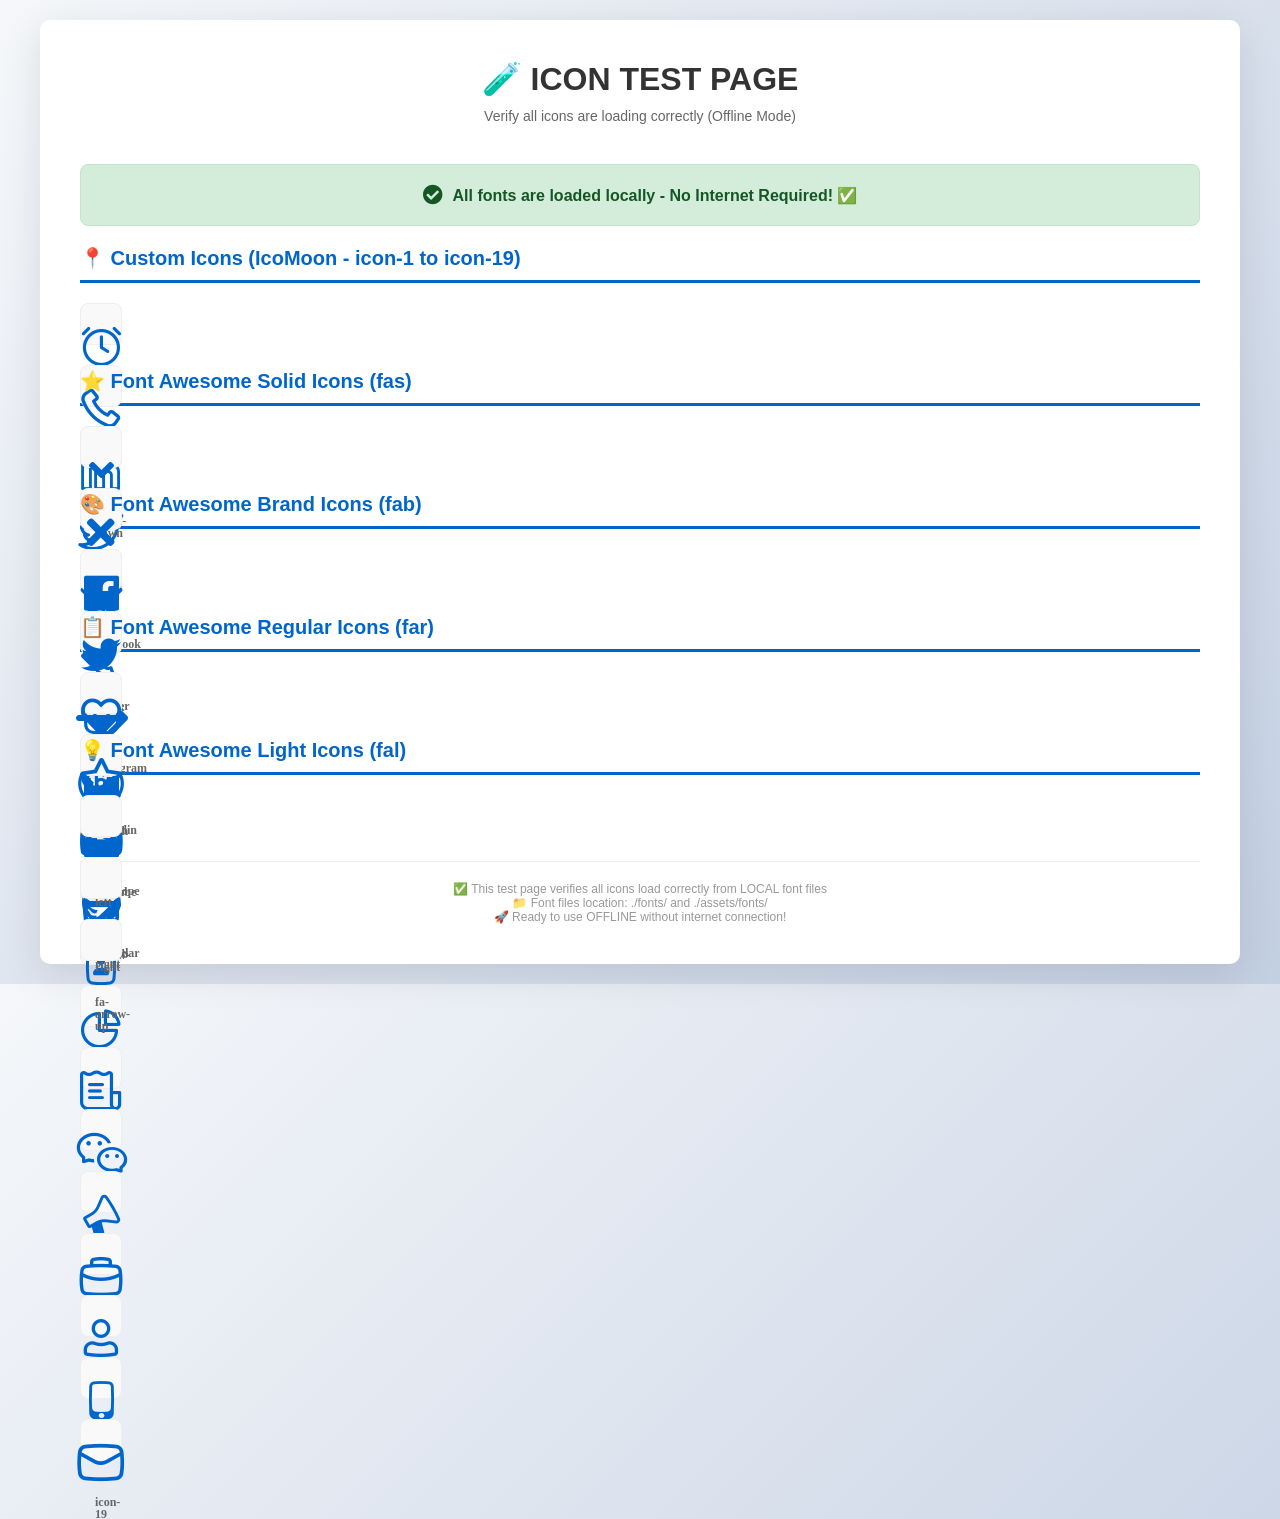
<file: bitfix/ICON_TEST.html>
<!DOCTYPE html>
<html lang="en">
<head>
    <meta charset="UTF-8">
    <meta name="viewport" content="width=device-width, initial-scale=1.0">
    <title>Icon Test - Ukonnect Staffing</title>
    <link href="./font-awesome-all.css" rel="stylesheet">
    <link href="./flaticon.css" rel="stylesheet">
    <style>
        * {
            margin: 0;
            padding: 0;
            box-sizing: border-box;
        }

        body {
            font-family: Arial, sans-serif;
            background: linear-gradient(135deg, #f5f7fa 0%, #c3cfe2 100%);
            padding: 20px;
            min-height: 100vh;
        }

        .container {
            max-width: 1200px;
            margin: 0 auto;
            background: white;
            padding: 40px;
            border-radius: 10px;
            box-shadow: 0 10px 40px rgba(0,0,0,0.1);
        }

        h1 {
            text-align: center;
            color: #333;
            margin-bottom: 10px;
            font-size: 32px;
        }

        .subtitle {
            text-align: center;
            color: #666;
            margin-bottom: 40px;
            font-size: 14px;
        }

        .section {
            margin-bottom: 50px;
        }

        .section h2 {
            color: #0066cc;
            border-bottom: 3px solid #0066cc;
            padding-bottom: 10px;
            margin-bottom: 20px;
            font-size: 20px;
        }

        .icon-grid {
            display: grid;
            grid-template-columns: repeat(auto-fit, minmax(120px, 1fr));
            gap: 20px;
        }

        .icon-item {
            display: flex;
            flex-direction: column;
            align-items: center;
            padding: 20px;
            border: 1px solid #eee;
            border-radius: 8px;
            background: #f9f9f9;
            transition: all 0.3s ease;
        }

        .icon-item:hover {
            background: #e8f4fd;
            border-color: #0066cc;
            transform: translateY(-5px);
            box-shadow: 0 5px 15px rgba(0,102,204,0.2);
        }

        .icon-item i {
            font-size: 40px;
            margin-bottom: 10px;
            color: #0066cc;
            min-height: 45px;
            display: flex;
            align-items: center;
            justify-content: center;
        }

        .icon-name {
            font-size: 12px;
            color: #666;
            text-align: center;
            font-weight: bold;
        }

        .status {
            display: flex;
            align-items: center;
            justify-content: center;
            padding: 20px;
            margin: 20px 0;
            border-radius: 8px;
            font-size: 16px;
            font-weight: bold;
        }

        .status.success {
            background: #d4edda;
            color: #155724;
            border: 1px solid #c3e6cb;
        }

        .status.warning {
            background: #fff3cd;
            color: #856404;
            border: 1px solid #ffeeba;
        }

        .status i {
            margin-right: 10px;
            font-size: 20px;
        }

        .footer {
            text-align: center;
            color: #999;
            margin-top: 40px;
            padding-top: 20px;
            border-top: 1px solid #eee;
            font-size: 12px;
        }
    </style>
</head>
<body>
    <div class="container">
        <h1>🧪 ICON TEST PAGE</h1>
        <p class="subtitle">Verify all icons are loading correctly (Offline Mode)</p>

        <div class="status success">
            <i class="fas fa-check-circle"></i>
            All fonts are loaded locally - No Internet Required! ✅
        </div>

        <!-- CUSTOM ICOMOON ICONS -->
        <div class="section">
            <h2>📍 Custom Icons (IcoMoon - icon-1 to icon-19)</h2>
            <div class="icon-grid">
                <div class="icon-item">
                    <i class="icon-1"></i>
                    <span class="icon-name">icon-1</span>
                </div>
                <div class="icon-item">
                    <i class="icon-2"></i>
                    <span class="icon-name">icon-2</span>
                </div>
                <div class="icon-item">
                    <i class="icon-3"></i>
                    <span class="icon-name">icon-3</span>
                </div>
                <div class="icon-item">
                    <i class="icon-4"></i>
                    <span class="icon-name">icon-4</span>
                </div>
                <div class="icon-item">
                    <i class="icon-5"></i>
                    <span class="icon-name">icon-5</span>
                </div>
                <div class="icon-item">
                    <i class="icon-6"></i>
                    <span class="icon-name">icon-6</span>
                </div>
                <div class="icon-item">
                    <i class="icon-7"></i>
                    <span class="icon-name">icon-7</span>
                </div>
                <div class="icon-item">
                    <i class="icon-8"></i>
                    <span class="icon-name">icon-8</span>
                </div>
                <div class="icon-item">
                    <i class="icon-9"></i>
                    <span class="icon-name">icon-9</span>
                </div>
                <div class="icon-item">
                    <i class="icon-10"></i>
                    <span class="icon-name">icon-10</span>
                </div>
                <div class="icon-item">
                    <i class="icon-11"></i>
                    <span class="icon-name">icon-11</span>
                </div>
                <div class="icon-item">
                    <i class="icon-12"></i>
                    <span class="icon-name">icon-12</span>
                </div>
                <div class="icon-item">
                    <i class="icon-13"></i>
                    <span class="icon-name">icon-13</span>
                </div>
                <div class="icon-item">
                    <i class="icon-14"></i>
                    <span class="icon-name">icon-14</span>
                </div>
                <div class="icon-item">
                    <i class="icon-15"></i>
                    <span class="icon-name">icon-15</span>
                </div>
                <div class="icon-item">
                    <i class="icon-16"></i>
                    <span class="icon-name">icon-16</span>
                </div>
                <div class="icon-item">
                    <i class="icon-17"></i>
                    <span class="icon-name">icon-17</span>
                </div>
                <div class="icon-item">
                    <i class="icon-18"></i>
                    <span class="icon-name">icon-18</span>
                </div>
                <div class="icon-item">
                    <i class="icon-19"></i>
                    <span class="icon-name">icon-19</span>
                </div>
            </div>
        </div>

        <!-- FONT AWESOME SOLID ICONS -->
        <div class="section">
            <h2>⭐ Font Awesome Solid Icons (fas)</h2>
            <div class="icon-grid">
                <div class="icon-item">
                    <i class="fas fa-angle-down"></i>
                    <span class="icon-name">fa-angle-down</span>
                </div>
                <div class="icon-item">
                    <i class="fas fa-times"></i>
                    <span class="icon-name">fa-times</span>
                </div>
                <div class="icon-item">
                    <i class="fas fa-star"></i>
                    <span class="icon-name">fa-star</span>
                </div>
                <div class="icon-item">
                    <i class="fas fa-check"></i>
                    <span class="icon-name">fa-check</span>
                </div>
                <div class="icon-item">
                    <i class="fas fa-heart"></i>
                    <span class="icon-name">fa-heart</span>
                </div>
                <div class="icon-item">
                    <i class="fas fa-search"></i>
                    <span class="icon-name">fa-search</span>
                </div>
                <div class="icon-item">
                    <i class="fas fa-bars"></i>
                    <span class="icon-name">fa-bars</span>
                </div>
                <div class="icon-item">
                    <i class="fas fa-arrow-right"></i>
                    <span class="icon-name">fa-arrow-right</span>
                </div>
            </div>
        </div>

        <!-- FONT AWESOME BRANDS ICONS -->
        <div class="section">
            <h2>🎨 Font Awesome Brand Icons (fab)</h2>
            <div class="icon-grid">
                <div class="icon-item">
                    <i class="fab fa-facebook"></i>
                    <span class="icon-name">fa-facebook</span>
                </div>
                <div class="icon-item">
                    <i class="fab fa-twitter"></i>
                    <span class="icon-name">fa-twitter</span>
                </div>
                <div class="icon-item">
                    <i class="fab fa-instagram"></i>
                    <span class="icon-name">fa-instagram</span>
                </div>
                <div class="icon-item">
                    <i class="fab fa-linkedin"></i>
                    <span class="icon-name">fa-linkedin</span>
                </div>
                <div class="icon-item">
                    <i class="fab fa-youtube"></i>
                    <span class="icon-name">fa-youtube</span>
                </div>
                <div class="icon-item">
                    <i class="fab fa-github"></i>
                    <span class="icon-name">fa-github</span>
                </div>
            </div>
        </div>

        <!-- FONT AWESOME REGULAR ICONS -->
        <div class="section">
            <h2>📋 Font Awesome Regular Icons (far)</h2>
            <div class="icon-grid">
                <div class="icon-item">
                    <i class="far fa-heart"></i>
                    <span class="icon-name">fa-heart</span>
                </div>
                <div class="icon-item">
                    <i class="far fa-star"></i>
                    <span class="icon-name">fa-star</span>
                </div>
                <div class="icon-item">
                    <i class="far fa-envelope"></i>
                    <span class="icon-name">fa-envelope</span>
                </div>
                <div class="icon-item">
                    <i class="far fa-calendar"></i>
                    <span class="icon-name">fa-calendar</span>
                </div>
            </div>
        </div>

        <!-- LIGHT ICONS -->
        <div class="section">
            <h2>💡 Font Awesome Light Icons (fal)</h2>
            <div class="icon-grid">
                <div class="icon-item">
                    <i class="fal fa-angle-left"></i>
                    <span class="icon-name">fa-angle-left</span>
                </div>
                <div class="icon-item">
                    <i class="fal fa-angle-right"></i>
                    <span class="icon-name">fa-angle-right</span>
                </div>
                <div class="icon-item">
                    <i class="fal fa-arrow-up"></i>
                    <span class="icon-name">fa-arrow-up</span>
                </div>
            </div>
        </div>

        <div class="footer">
            <p>✅ This test page verifies all icons load correctly from LOCAL font files</p>
            <p>📁 Font files location: ./fonts/ and ./assets/fonts/</p>
            <p>🚀 Ready to use OFFLINE without internet connection!</p>
        </div>
    </div>
</body>
</html>
</file>
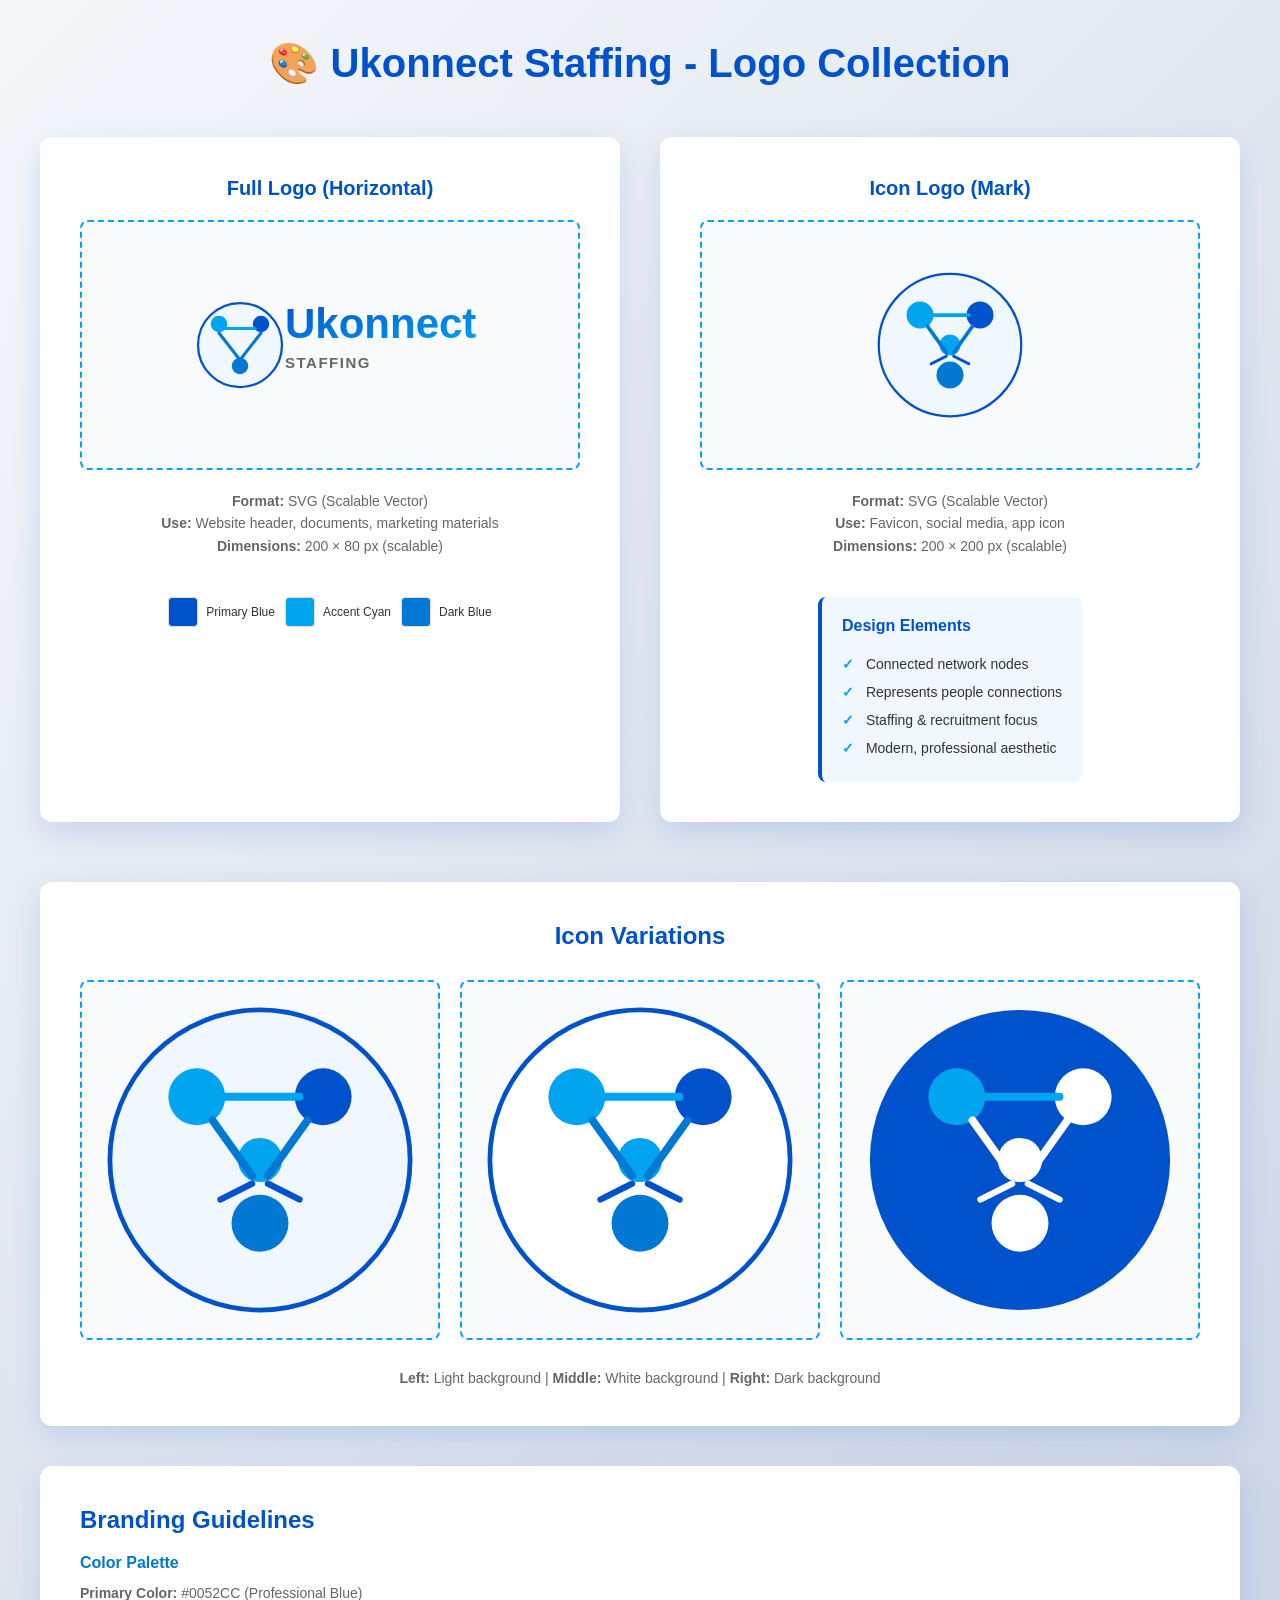
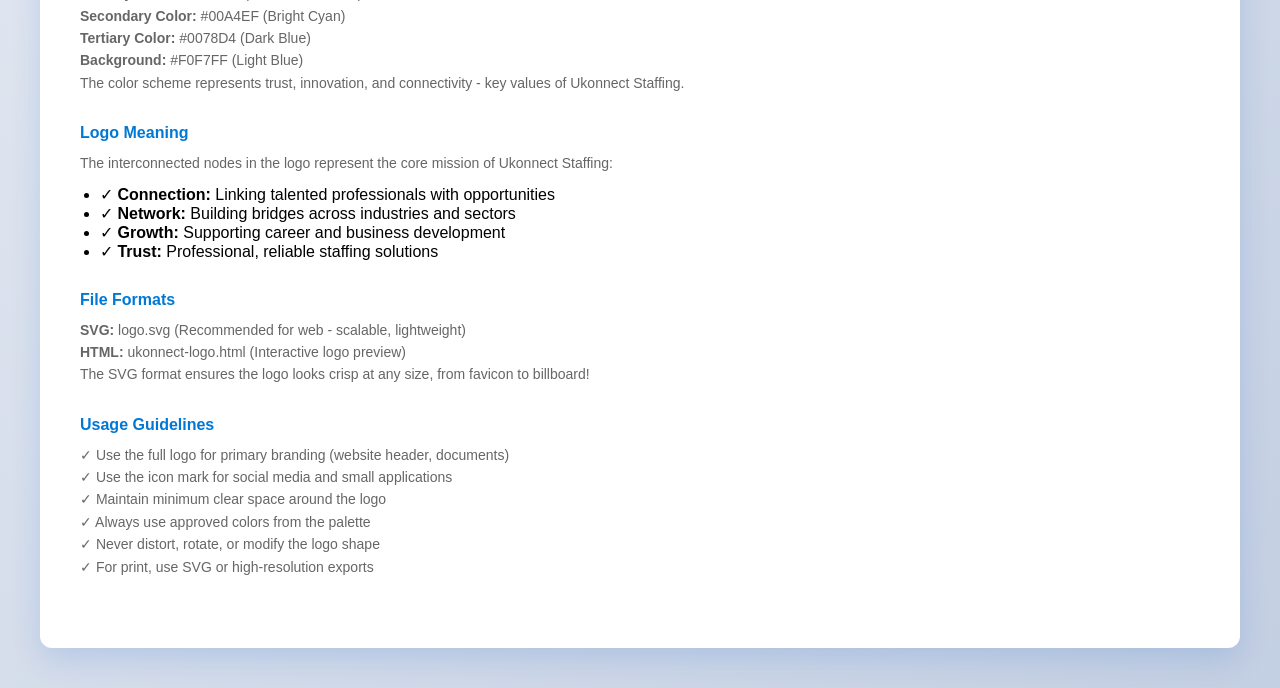
<file: bitfix/logos-preview.html>
<!DOCTYPE html>
<html lang="en">
<head>
    <meta charset="UTF-8">
    <meta name="viewport" content="width=device-width, initial-scale=1.0">
    <title>Ukonnect Staffing - Logo Preview</title>
    <style>
        * {
            margin: 0;
            padding: 0;
            box-sizing: border-box;
        }
        body {
            font-family: 'Segoe UI', Tahoma, Geneva, Verdana, sans-serif;
            background: linear-gradient(135deg, #f5f7fa 0%, #c3cfe2 100%);
            min-height: 100vh;
            padding: 40px 20px;
        }
        .container {
            max-width: 1200px;
            margin: 0 auto;
        }
        h1 {
            text-align: center;
            color: #0052CC;
            margin-bottom: 50px;
            font-size: 40px;
        }
        .logos-grid {
            display: grid;
            grid-template-columns: repeat(auto-fit, minmax(400px, 1fr));
            gap: 40px;
            margin-bottom: 60px;
        }
        .logo-card {
            background: white;
            border-radius: 12px;
            padding: 40px;
            box-shadow: 0 10px 30px rgba(0, 82, 204, 0.15);
            display: flex;
            flex-direction: column;
            align-items: center;
            gap: 20px;
            transition: transform 0.3s ease, box-shadow 0.3s ease;
        }
        .logo-card:hover {
            transform: translateY(-5px);
            box-shadow: 0 15px 40px rgba(0, 82, 204, 0.25);
        }
        .logo-card h2 {
            color: #0052CC;
            font-size: 20px;
            text-align: center;
        }
        .logo-preview {
            width: 100%;
            min-height: 250px;
            display: flex;
            align-items: center;
            justify-content: center;
            background: #f9fafb;
            border-radius: 8px;
            border: 2px dashed #00A4EF;
        }
        .logo-preview img,
        .logo-preview svg {
            max-width: 90%;
            max-height: 220px;
            width: auto;
            height: auto;
        }
        .logo-info {
            font-size: 14px;
            color: #666;
            text-align: center;
            line-height: 1.6;
        }
        .color-palette {
            display: flex;
            gap: 10px;
            justify-content: center;
            margin-top: 20px;
            flex-wrap: wrap;
        }
        .color-item {
            display: flex;
            align-items: center;
            gap: 8px;
            font-size: 12px;
            color: #333;
        }
        .color-box {
            width: 30px;
            height: 30px;
            border-radius: 4px;
            border: 1px solid #ddd;
        }
        .icon-section {
            background: white;
            border-radius: 12px;
            padding: 40px;
            box-shadow: 0 10px 30px rgba(0, 82, 204, 0.15);
            text-align: center;
        }
        .icon-section h2 {
            color: #0052CC;
            font-size: 24px;
            margin-bottom: 30px;
        }
        .icon-grid {
            display: grid;
            grid-template-columns: repeat(auto-fit, minmax(150px, 1fr));
            gap: 20px;
            margin-bottom: 30px;
        }
        .icon-item {
            background: #f9fafb;
            padding: 20px;
            border-radius: 8px;
            border: 2px dashed #00A4EF;
            display: flex;
            align-items: center;
            justify-content: center;
            min-height: 150px;
        }
        .icon-item svg {
            width: 100%;
            height: auto;
        }
        .design-specs {
            text-align: left;
            background: #F0F7FF;
            padding: 20px;
            border-radius: 8px;
            margin-top: 20px;
            border-left: 4px solid #0052CC;
        }
        .design-specs h3 {
            color: #0052CC;
            margin-bottom: 15px;
            font-size: 16px;
        }
        .design-specs ul {
            list-style: none;
            color: #333;
            font-size: 14px;
            line-height: 2;
        }
        .design-specs li:before {
            content: "✓ ";
            color: #00A4EF;
            font-weight: bold;
            margin-right: 8px;
        }
        .branding-guide {
            background: white;
            border-radius: 12px;
            padding: 40px;
            box-shadow: 0 10px 30px rgba(0, 82, 204, 0.15);
            margin-top: 40px;
        }
        .branding-guide h2 {
            color: #0052CC;
            font-size: 24px;
            margin-bottom: 20px;
        }
        .guide-section {
            margin-bottom: 30px;
        }
        .guide-section h3 {
            color: #0078D4;
            font-size: 16px;
            margin-bottom: 10px;
        }
        .guide-section p {
            color: #666;
            line-height: 1.6;
            font-size: 14px;
        }
    </style>
</head>
<body>
    <div class="container">
        <h1>🎨 Ukonnect Staffing - Logo Collection</h1>

        <div class="logos-grid">
            <!-- Full Logo -->
            <div class="logo-card">
                <h2>Full Logo (Horizontal)</h2>
                <div class="logo-preview">
                    <svg width="300" height="120" viewBox="0 0 200 80" fill="none" xmlns="http://www.w3.org/2000/svg">
                        <g transform="translate(10, 10)">
                            <circle cx="30" cy="30" r="28" fill="#F0F7FF" stroke="#0052CC" stroke-width="1.5"/>
                            <circle cx="16" cy="16" r="5.5" fill="#00A4EF"/>
                            <circle cx="44" cy="16" r="5.5" fill="#0052CC"/>
                            <circle cx="30" cy="44" r="5.5" fill="#0078D4"/>
                            <line x1="20" y1="19" x2="40" y2="19" stroke="#00A4EF" stroke-width="2" stroke-linecap="round"/>
                            <line x1="16" y1="22" x2="30" y2="40" stroke="#0078D4" stroke-width="2" stroke-linecap="round"/>
                            <line x1="44" y1="22" x2="30" y2="40" stroke="#0078D4" stroke-width="2" stroke-linecap="round"/>
                        </g>
                        <defs>
                            <linearGradient id="nameGradient" x1="0%" y1="0%" x2="100%" y2="100%">
                                <stop offset="0%" style="stop-color:#0052CC;stop-opacity:1" />
                                <stop offset="100%" style="stop-color:#00A4EF;stop-opacity:1" />
                            </linearGradient>
                        </defs>
                        <text x="70" y="35" font-family="Arial, sans-serif" font-size="28" font-weight="700" fill="url(#nameGradient)">Ukonnect</text>
                        <text x="70" y="55" font-family="Arial, sans-serif" font-size="10" font-weight="600" fill="#666666" letter-spacing="1">STAFFING</text>
                    </svg>
                </div>
                <div class="logo-info">
                    <strong>Format:</strong> SVG (Scalable Vector)<br>
                    <strong>Use:</strong> Website header, documents, marketing materials<br>
                    <strong>Dimensions:</strong> 200 × 80 px (scalable)
                </div>
                <div class="color-palette">
                    <div class="color-item">
                        <div class="color-box" style="background: #0052CC;"></div>
                        <span>Primary Blue</span>
                    </div>
                    <div class="color-item">
                        <div class="color-box" style="background: #00A4EF;"></div>
                        <span>Accent Cyan</span>
                    </div>
                    <div class="color-item">
                        <div class="color-box" style="background: #0078D4;"></div>
                        <span>Dark Blue</span>
                    </div>
                </div>
            </div>

            <!-- Icon Logo -->
            <div class="logo-card">
                <h2>Icon Logo (Mark)</h2>
                <div class="logo-preview">
                    <svg width="150" height="150" viewBox="0 0 200 200" fill="none" xmlns="http://www.w3.org/2000/svg">
                        <circle cx="100" cy="100" r="95" fill="#F0F7FF" stroke="#0052CC" stroke-width="3"/>
                        <circle cx="60" cy="60" r="18" fill="#00A4EF"/>
                        <circle cx="140" cy="60" r="18" fill="#0052CC"/>
                        <circle cx="100" cy="140" r="18" fill="#0078D4"/>
                        <circle cx="100" cy="100" r="14" fill="#00A4EF"/>
                        <line x1="75" y1="60" x2="125" y2="60" stroke="#00A4EF" stroke-width="5" stroke-linecap="round"/>
                        <line x1="70" y1="75" x2="95" y2="110" stroke="#0078D4" stroke-width="5" stroke-linecap="round"/>
                        <line x1="130" y1="75" x2="105" y2="110" stroke="#0078D4" stroke-width="5" stroke-linecap="round"/>
                        <line x1="95" y1="115" x2="75" y2="125" stroke="#0052CC" stroke-width="4" stroke-linecap="round"/>
                        <line x1="105" y1="115" x2="125" y2="125" stroke="#0052CC" stroke-width="4" stroke-linecap="round"/>
                    </svg>
                </div>
                <div class="logo-info">
                    <strong>Format:</strong> SVG (Scalable Vector)<br>
                    <strong>Use:</strong> Favicon, social media, app icon<br>
                    <strong>Dimensions:</strong> 200 × 200 px (scalable)
                </div>
                <div class="design-specs">
                    <h3>Design Elements</h3>
                    <ul>
                        <li>Connected network nodes</li>
                        <li>Represents people connections</li>
                        <li>Staffing & recruitment focus</li>
                        <li>Modern, professional aesthetic</li>
                    </ul>
                </div>
            </div>
        </div>

        <!-- Icon Section -->
        <div class="icon-section">
            <h2>Icon Variations</h2>
            <div class="icon-grid">
                <div class="icon-item">
                    <svg width="100" height="100" viewBox="0 0 200 200" fill="none" xmlns="http://www.w3.org/2000/svg">
                        <circle cx="100" cy="100" r="95" fill="#F0F7FF" stroke="#0052CC" stroke-width="3"/>
                        <circle cx="60" cy="60" r="18" fill="#00A4EF"/>
                        <circle cx="140" cy="60" r="18" fill="#0052CC"/>
                        <circle cx="100" cy="140" r="18" fill="#0078D4"/>
                        <circle cx="100" cy="100" r="14" fill="#00A4EF"/>
                        <line x1="75" y1="60" x2="125" y2="60" stroke="#00A4EF" stroke-width="5" stroke-linecap="round"/>
                        <line x1="70" y1="75" x2="95" y2="110" stroke="#0078D4" stroke-width="5" stroke-linecap="round"/>
                        <line x1="130" y1="75" x2="105" y2="110" stroke="#0078D4" stroke-width="5" stroke-linecap="round"/>
                        <line x1="95" y1="115" x2="75" y2="125" stroke="#0052CC" stroke-width="4" stroke-linecap="round"/>
                        <line x1="105" y1="115" x2="125" y2="125" stroke="#0052CC" stroke-width="4" stroke-linecap="round"/>
                    </svg>
                </div>
                <div class="icon-item">
                    <svg width="100" height="100" viewBox="0 0 200 200" fill="none" xmlns="http://www.w3.org/2000/svg">
                        <circle cx="100" cy="100" r="95" fill="white" stroke="#0052CC" stroke-width="3"/>
                        <circle cx="60" cy="60" r="18" fill="#00A4EF"/>
                        <circle cx="140" cy="60" r="18" fill="#0052CC"/>
                        <circle cx="100" cy="140" r="18" fill="#0078D4"/>
                        <circle cx="100" cy="100" r="14" fill="#00A4EF"/>
                        <line x1="75" y1="60" x2="125" y2="60" stroke="#00A4EF" stroke-width="5" stroke-linecap="round"/>
                        <line x1="70" y1="75" x2="95" y2="110" stroke="#0078D4" stroke-width="5" stroke-linecap="round"/>
                        <line x1="130" y1="75" x2="105" y2="110" stroke="#0078D4" stroke-width="5" stroke-linecap="round"/>
                        <line x1="95" y1="115" x2="75" y2="125" stroke="#0052CC" stroke-width="4" stroke-linecap="round"/>
                        <line x1="105" y1="115" x2="125" y2="125" stroke="#0052CC" stroke-width="4" stroke-linecap="round"/>
                    </svg>
                </div>
                <div class="icon-item">
                    <svg width="100" height="100" viewBox="0 0 200 200" fill="none" xmlns="http://www.w3.org/2000/svg">
                        <circle cx="100" cy="100" r="95" fill="#0052CC"/>
                        <circle cx="60" cy="60" r="18" fill="#00A4EF"/>
                        <circle cx="140" cy="60" r="18" fill="white"/>
                        <circle cx="100" cy="140" r="18" fill="white"/>
                        <circle cx="100" cy="100" r="14" fill="white"/>
                        <line x1="75" y1="60" x2="125" y2="60" stroke="#00A4EF" stroke-width="5" stroke-linecap="round"/>
                        <line x1="70" y1="75" x2="95" y2="110" stroke="white" stroke-width="5" stroke-linecap="round"/>
                        <line x1="130" y1="75" x2="105" y2="110" stroke="white" stroke-width="5" stroke-linecap="round"/>
                        <line x1="95" y1="115" x2="75" y2="125" stroke="white" stroke-width="4" stroke-linecap="round"/>
                        <line x1="105" y1="115" x2="125" y2="125" stroke="white" stroke-width="4" stroke-linecap="round"/>
                    </svg>
                </div>
            </div>
            <p style="text-align: center; color: #666; font-size: 14px; margin-top: 20px;">
                <strong>Left:</strong> Light background | <strong>Middle:</strong> White background | <strong>Right:</strong> Dark background
            </p>
        </div>

        <!-- Branding Guide -->
        <div class="branding-guide">
            <h2>Branding Guidelines</h2>

            <div class="guide-section">
                <h3>Color Palette</h3>
                <p>
                    <strong>Primary Color:</strong> #0052CC (Professional Blue)<br>
                    <strong>Secondary Color:</strong> #00A4EF (Bright Cyan)<br>
                    <strong>Tertiary Color:</strong> #0078D4 (Dark Blue)<br>
                    <strong>Background:</strong> #F0F7FF (Light Blue)<br>
                    The color scheme represents trust, innovation, and connectivity - key values of Ukonnect Staffing.
                </p>
            </div>

            <div class="guide-section">
                <h3>Logo Meaning</h3>
                <p>
                    The interconnected nodes in the logo represent the core mission of Ukonnect Staffing:
                    <ul style="margin-top: 10px; margin-left: 20px;">
                        <li>✓ <strong>Connection:</strong> Linking talented professionals with opportunities</li>
                        <li>✓ <strong>Network:</strong> Building bridges across industries and sectors</li>
                        <li>✓ <strong>Growth:</strong> Supporting career and business development</li>
                        <li>✓ <strong>Trust:</strong> Professional, reliable staffing solutions</li>
                    </ul>
                </p>
            </div>

            <div class="guide-section">
                <h3>File Formats</h3>
                <p>
                    <strong>SVG:</strong> logo.svg (Recommended for web - scalable, lightweight)<br>
                    <strong>HTML:</strong> ukonnect-logo.html (Interactive logo preview)<br>
                    The SVG format ensures the logo looks crisp at any size, from favicon to billboard!
                </p>
            </div>

            <div class="guide-section">
                <h3>Usage Guidelines</h3>
                <p>
                    ✓ Use the full logo for primary branding (website header, documents)<br>
                    ✓ Use the icon mark for social media and small applications<br>
                    ✓ Maintain minimum clear space around the logo<br>
                    ✓ Always use approved colors from the palette<br>
                    ✓ Never distort, rotate, or modify the logo shape<br>
                    ✓ For print, use SVG or high-resolution exports
                </p>
            </div>
        </div>
    </div>
</body>
</html>
</file>
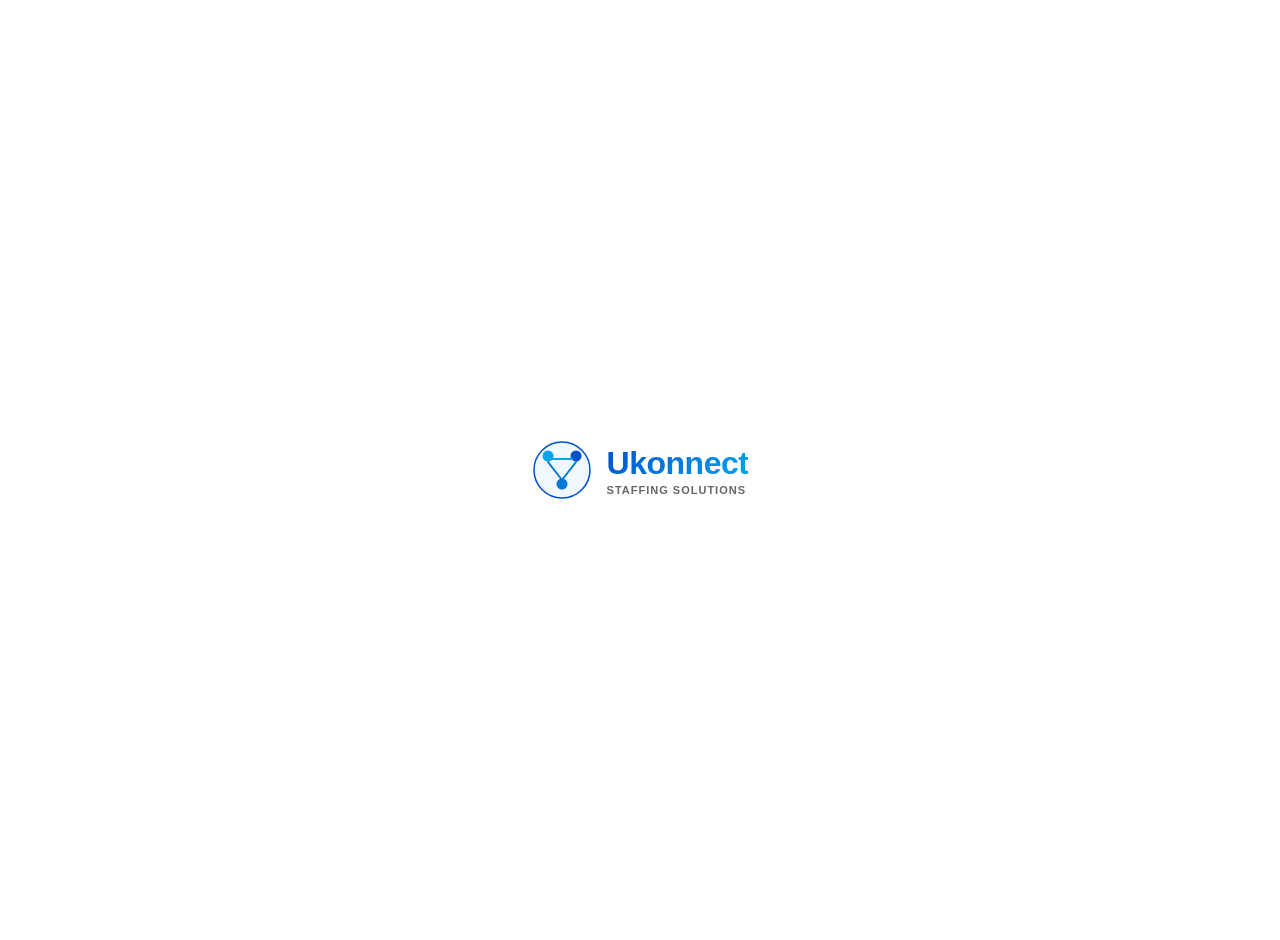
<file: bitfix/ukonnect-logo.html>
<!DOCTYPE html>
<html lang="en">
<head>
    <meta charset="UTF-8">
    <meta name="viewport" content="width=device-width, initial-scale=1.0">
    <title>Ukonnect Staffing Logo</title>
    <style>
        body {
            margin: 0;
            padding: 20px;
            display: flex;
            justify-content: center;
            align-items: center;
            min-height: 100vh;
            background: white;
            font-family: 'Segoe UI', Tahoma, Geneva, Verdana, sans-serif;
        }
        .logo-container {
            display: flex;
            align-items: center;
            gap: 15px;
        }
        .logo-icon {
            width: 60px;
            height: 60px;
            display: flex;
            align-items: center;
            justify-content: center;
            position: relative;
        }
        .logo-text {
            display: flex;
            flex-direction: column;
            gap: 2px;
        }
        .logo-name {
            font-size: 32px;
            font-weight: 700;
            letter-spacing: -0.5px;
            background: linear-gradient(135deg, #0052CC 0%, #00A4EF 100%);
            -webkit-background-clip: text;
            -webkit-text-fill-color: transparent;
            background-clip: text;
            margin: 0;
        }
        .logo-tagline {
            font-size: 11px;
            font-weight: 600;
            letter-spacing: 1px;
            color: #666;
            text-transform: uppercase;
            margin: 0;
        }
    </style>
</head>
<body>
    <div class="logo-container">
        <div class="logo-icon">
            <svg width="60" height="60" viewBox="0 0 60 60" fill="none" xmlns="http://www.w3.org/2000/svg">
                <!-- Background circle -->
                <circle cx="30" cy="30" r="28" fill="#F0F7FF" stroke="#0052CC" stroke-width="1.5"/>

                <!-- Connected nodes representing people/network -->
                <g>
                    <!-- Top left node -->
                    <circle cx="16" cy="16" r="5.5" fill="#00A4EF"/>

                    <!-- Top right node -->
                    <circle cx="44" cy="16" r="5.5" fill="#0052CC"/>

                    <!-- Bottom center node -->
                    <circle cx="30" cy="44" r="5.5" fill="#0078D4"/>

                    <!-- Connection lines -->
                    <line x1="20" y1="19" x2="40" y2="19" stroke="#00A4EF" stroke-width="2" stroke-linecap="round"/>
                    <line x1="16" y1="22" x2="30" y2="40" stroke="#0078D4" stroke-width="2" stroke-linecap="round"/>
                    <line x1="44" y1="22" x2="30" y2="40" stroke="#0078D4" stroke-width="2" stroke-linecap="round"/>
                </g>
            </svg>
        </div>
        <div class="logo-text">
            <h1 class="logo-name">Ukonnect</h1>
            <p class="logo-tagline">Staffing Solutions</p>
        </div>
    </div>
</body>
</html>
</file>
<file: bitfix/flaticon.css>
@font-face {
  font-family: 'icomoon';
  src:  url('./assets/fonts/icomoon.eot?tin97q');
  src:  url('./assets/fonts/icomoon.eot?tin97q#iefix') format('embedded-opentype'),
    url('./assets/fonts/icomoon.ttf?tin97q') format('truetype'),
    url('./assets/fonts/icomoon.woff?tin97q') format('woff'),
    url('./assets/fonts/icomoon.svg?tin97q#icomoon') format('svg');
  font-weight: normal;
  font-style: normal;
  font-display: block;
}

[class^="icon-"], [class*=" icon-"] {
  /* use !important to prevent issues with browser extensions that change fonts */
  font-family: 'icomoon' !important;
  speak: never;
  font-style: normal;
  font-weight: normal;
  font-variant: normal;
  text-transform: none;
  line-height: 1;
  display: inline-block;
  width: 1em;
  height: 1em;

  /* Better Font Rendering =========== */
  -webkit-font-smoothing: antialiased;
  -moz-osx-font-smoothing: grayscale;
}


.icon-1:before {
  content: "\e900";
}
.icon-2:before {
  content: "\e901";
}
.icon-3:before {
  content: "\e902";
}
.icon-4:before {
  content: "\e903";
}
.icon-5:before {
  content: "\e904";
}
.icon-6:before {
  content: "\e905";
}
.icon-7:before {
  content: "\e906";
}
.icon-8:before {
  content: "\e907";
}
.icon-9:before {
  content: "\e908";
}
.icon-10:before {
  content: "\e909";
}
.icon-11:before {
  content: "\e90a";
}
.icon-12:before {
  content: "\e90b";
}
.icon-13:before {
  content: "\e90c";
}
.icon-14:before {
  content: "\e90d";
}
.icon-15:before {
  content: "\e90e";
}
.icon-16:before {
  content: "\e90f";
}
.icon-17:before {
  content: "\e910";
}
.icon-18:before {
  content: "\e911";
}
.icon-19:before {
  content: "\e912";
}
.icon-20:before {
  content: "\e913";
}
.icon-21:before {
  content: "\e914";
}
.icon-22:before {
  content: "\e915";
}
.icon-23:before {
  content: "\e916";
}
.icon-24:before {
  content: "\e917";
}
.icon-25:before {
  content: "\e918";
}
.icon-26:before {
  content: "\e919";
}
.icon-27:before {
  content: "\e91a";
}
.icon-28:before {
  content: "\e91b";
}
.icon-29:before {
  content: "\e91c";
}
.icon-30:before {
  content: "\e91d";
}
.icon-31:before {
  content: "\e91e";
}
.icon-32:before {
  content: "\e91f";
}
.icon-33:before {
  content: "\e920";
}
.icon-34:before {
  content: "\e921";
}
.icon-35:before {
  content: "\e922";
}
.icon-36:before {
  content: "\e923";
}
.icon-37:before {
  content: "\e924";
}
.icon-38:before {
  content: "\e925";
}
.icon-39:before {
  content: "\e926";
}
.icon-40:before {
  content: "\e927";
}
</file>
<file: bitfix/nice-select.css>
.nice-select {
  -webkit-tap-highlight-color: transparent;
  background-color: #fff;
  border-radius: 5px;
  border: solid 1px #e8e8e8;
  box-sizing: border-box;
  clear: both;
  cursor: pointer;
  display: block;
  float: left;
  font-family: inherit;
  font-size: 14px;
  font-weight: normal;
  height: 42px;
  line-height: 40px;
  outline: none;
  padding-left: 18px;
  padding-right: 30px;
  position: relative;
  text-align: left !important;
  -webkit-transition: all 0.2s ease-in-out;
  transition: all 0.2s ease-in-out;
  -webkit-user-select: none;
     -moz-user-select: none;
      -ms-user-select: none;
          user-select: none;
  white-space: nowrap;
  width: auto; }
  .nice-select:hover {
    border-color: #dbdbdb; }
  .nice-select:active, .nice-select.open, .nice-select:focus {
    border-color: #999; }
  .nice-select:after {
    border-bottom: 2px solid #999;
    border-right: 2px solid #999;
    content: '';
    display: block;
    height: 5px;
    margin-top: -4px;
    pointer-events: none;
    position: absolute;
    right: 12px;
    top: 50%;
    -webkit-transform-origin: 66% 66%;
        -ms-transform-origin: 66% 66%;
            transform-origin: 66% 66%;
    -webkit-transform: rotate(45deg);
        -ms-transform: rotate(45deg);
            transform: rotate(45deg);
    -webkit-transition: all 0.15s ease-in-out;
    transition: all 0.15s ease-in-out;
    width: 5px; }
  .nice-select.open:after {
    -webkit-transform: rotate(-135deg);
        -ms-transform: rotate(-135deg);
            transform: rotate(-135deg); }
  .nice-select.open .list {
    opacity: 1;
    pointer-events: auto;
    -webkit-transform: scale(1) translateY(0);
        -ms-transform: scale(1) translateY(0);
            transform: scale(1) translateY(0); }
  .nice-select.disabled {
    border-color: #ededed;
    color: #999;
    pointer-events: none; }
    .nice-select.disabled:after {
      border-color: #cccccc; }
  .nice-select.wide {
    width: 100%; }
    .nice-select.wide .list {
      left: 0 !important;
      right: 0 !important; }
  .nice-select.right {
    float: right; }
    .nice-select.right .list {
      left: auto;
      right: 0; }
  .nice-select.small {
    font-size: 12px;
    height: 36px;
    line-height: 34px; }
    .nice-select.small:after {
      height: 4px;
      width: 4px; }
    .nice-select.small .option {
      line-height: 34px;
      min-height: 34px; }
  .nice-select .list {
    background-color: #fff;
    border-radius: 5px;
    box-shadow: 0 0 0 1px rgba(68, 68, 68, 0.11);
    box-sizing: border-box;
    margin-top: 4px;
    opacity: 0;
    overflow: hidden;
    padding: 0;
    pointer-events: none;
    position: absolute;
    top: 100%;
    left: 0;
    -webkit-transform-origin: 50% 0;
        -ms-transform-origin: 50% 0;
            transform-origin: 50% 0;
    -webkit-transform: scale(0.75) translateY(-21px);
        -ms-transform: scale(0.75) translateY(-21px);
            transform: scale(0.75) translateY(-21px);
    -webkit-transition: all 0.2s cubic-bezier(0.5, 0, 0, 1.25), opacity 0.15s ease-out;
    transition: all 0.2s cubic-bezier(0.5, 0, 0, 1.25), opacity 0.15s ease-out;
    z-index: 9; }
    .nice-select .list:hover .option:not(:hover) {
      background-color: transparent !important; }
  .nice-select .option {
    cursor: pointer;
    font-weight: 400;
    line-height: 40px;
    list-style: none;
    min-height: 40px;
    outline: none;
    padding-left: 18px;
    padding-right: 29px;
    text-align: left;
    -webkit-transition: all 0.2s;
    transition: all 0.2s; }
    .nice-select .option:hover, .nice-select .option.focus, .nice-select .option.selected.focus {
      background-color: #f6f6f6; }
    .nice-select .option.selected {
      font-weight: bold; }
    .nice-select .option.disabled {
      background-color: transparent;
      color: #999;
      cursor: default; }

.no-csspointerevents .nice-select .list {
  display: none; }

.no-csspointerevents .nice-select.open .list {
  display: block; }
</file>
<file: bitfix/color.css>
/* template-color */

.handle-preloader{
	background: linear-gradient(270deg, #0D7DFC -22.92%, #FF9360 56.63%);
}

.preloader-close{
	color: #FF9360;
}

.scroll-to-top .scroll-bar-text{
	background: linear-gradient(270deg, #0D7DFC -22.92%, #FF9360 56.63%);
}

.header-top{
	background: #0D7DFC;
}

.header-top:before{
	background: #FF9360;
}

.header-top .right-column .social-links li a:before{
	background: linear-gradient(306.22deg, #0D7DFC -27.65%, #FF9360 64.42%);
}

.main-menu .navigation > li.current > a,
.main-menu .navigation > li:hover > a{
  color: #FF9360 !important;
}

.main-menu .navigation > li > ul > li > a:hover,
.main-menu .navigation > li > .megamenu li > a:hover{
	color: #FF9360;
}

.main-menu .navigation > li > ul > li > ul > li > a:hover{
  color: #FF9360;
}

.theme-btn.btn-one{
	background: linear-gradient(270deg, #0D7DFC -22.92%, #FF9360 56.63%);
}

.theme-btn.btn-one:before{
	background: linear-gradient(270deg, #FF9360 30%, #0D7DFC 100%);
}

.banner-section .content-box h3{
	color: #0D7DFC;
}

.about-section .image-box .image:before{
	background: linear-gradient(270deg, #0D7DFC -22.92%, #FF9360 56.63%);
}

.about-section .upper-title h5{
	background: linear-gradient(270deg, #0D7DFC -22.92%, #FF9360 56.63%);
}

.about-section .inner-box .single-item .icon-box .icon{
	background: linear-gradient(270deg, #0D7DFC -22.92%, #FF9360 56.63%);
}

.video-section:before{
	background: #0D7DFC;
}

.video-section .inner-box .video-btn a{
	color: #FF6D50;
}

.video-section .lower-box .person-box .person li .text span{
  background: linear-gradient(270deg, #0D7DFC -22.92%, #FF9360 56.63%);
}

.video-section .lower-box .support-box h2 a:hover{
	color: #FF6D50;
}

.sec-title h5{
	background: linear-gradient(270deg, #0D7DFC -22.92%, #FF9360 56.63%);
}

.sec-title h5 i{
	background: linear-gradient(270deg, #0D7DFC -22.92%, #FF9360 56.63%);
}

.service-block-one .inner-box .text{
	background: #FF9360;
}

.service-block-one .inner-box .overlay-content{
	background: linear-gradient(270deg, #0D7DFC -22.92%, #FF9360 56.63%);
}

.service-section .lower-text h3 a{
	color: #FF9360;
}

.working-block-one .inner-box .count-text{
	background: linear-gradient(270deg, #0D7DFC -22.92%, #FF9360 56.63%);
}

.working-block-one .inner-box .icon-box .icon{
	background: linear-gradient(270deg, #0D7DFC -22.92%, #FF9360 56.63%);
}

.working-block-one .inner-box:hover .icon-box{
  border: 2px solid #0D7DFC;
}

.working-block-one .inner-box h3 a:hover{
  color: #FF9360;
}

.contact-section .content-box .form-inner .form-group i{
	color: #0D7DFC;
}

.contact-section .content-box .form-inner .form-group input:focus{
	border-color: #FF9360 !important;
}

.contact-section .content-box .form-inner .form-group:nth-child(2) i{
	color: #FF9360;
}

.contact-section .content-box .form-inner .form-group:nth-child(3) i{
	color: #0D7DFC;
}

.contact-section .content-box .form-inner .support-box h6 i{
	background: #0D7DFC;
}

.contact-section .content-box .form-inner .support-box h6 a:hover{
  color: #FF9360;
}

.contact-section .image-box:before{
	background: linear-gradient(270deg, #0D7DFC -22.92%, #FF9360 56.63%);
}

.project-block-one .inner-box:before{
	background: linear-gradient(360deg, rgba(255, 109, 80, 0.7) 36.99%, rgba(35, 41, 214, 0) 86.81%);
}

.project-block-one .inner-box:after{
  background: linear-gradient(0deg, rgba(255, 109, 80, 0.8) -0.7%, rgba(35, 41, 214, 0.8) 112.68%);
}

.project-block-one .inner-box .text .link a i{
	background: linear-gradient(270deg, #0D7DFC -22.92%, #FF9360 56.63%);
}

.testimonial-section .slider-pager .thumb-box li a .thumb:after{
	background: linear-gradient(270deg, #0D7DFC -22.92%, #FF9360 56.63%);
}

.testimonial-section .testimonial-content .rating-box li{
	color: #FF9360;
}

.testimonial-section .testimonial-content h5{
	color: #FF9360;
}

.testimonial-section .testimonial-content h5 span{
	background: linear-gradient(270deg, #0D7DFC -22.92%, #FF9360 56.63%);
}

.testimonial-section .bx-controls .bx-prev:hover,
.testimonial-section .bx-controls .bx-next:hover{
	color: #FF9360;
}

.cta-section .inner-container:before{
	background: linear-gradient(270deg, #0D7DFC -22.92%, #FF9360 56.63%);
}

.news-block-one .inner-box .image-box .post-date{
	background: linear-gradient(270deg, #0D7DFC -22.92%, #FF9360 56.63%);
}

.news-block-one .inner-box .lower-content .author-box h6{
	background: linear-gradient(270deg, #0D7DFC -22.92%, #FF9360 56.63%);
}

.news-block-one .inner-box .lower-content h2 a:hover{
  color: #FF9360;
}

.news-block-two .inner-box .content-box .post-info h6{
	color: #FF9360;
}

.news-block-two .inner-box .content-box .post-info li.post-date{
	background: linear-gradient(270deg, #0D7DFC -22.92%, #FF9360 56.63%);
}

.news-block-two .inner-box .content-box .post-info li:before{
	background: #FF9360;
}

.news-block-two .inner-box .content-box h5 a:hover{
  color: #FF9360;
}

.subscribe-section{
	background: linear-gradient(270deg, #0D7DFC -22.92%, #FF9360 56.63%);
}

.footer-top:before{
	background: linear-gradient(270deg, #0D7DFC -22.92%, #FF9360 56.63%);
}

.footer-top .social-links li a:before{
	background: linear-gradient(270deg, #0D7DFC -22.92%, #FF9360 56.63%);
}

.main-footer .widget-title:after{
	background: linear-gradient(270deg, #0D7DFC -22.92%, #FF9360 56.63%);
}

.main-footer .about-widget .info li:nth-child(2) i{
  background: #FF9360;
}

.main-footer .links-widget .links-list li a:hover{
  color: #FF9360;
}

.main-footer .gallery-widget .image-list .image{
	background: linear-gradient(270deg, #0D7DFC -22.92%, #FF9360 56.63%);
}

.main-footer .footer-bottom p a:hover{
	color: #FF9360;
}

.main-menu .navigation > li > a:after{
	background: #FF9360;
}

.header-style-two .menu-right-content .search-box-outer:hover{
  color: #FF9360;
}

.theme-btn.btn-two{
	border: 1px solid #FF9360;
}

.theme-btn.btn-two:before{
	background: #FF9360;
}

.banner-carousel .content-box h3{
	color: #0D7DFC;
}

.theme-btn.btn-three{
	background: #FF9360;
}

.banner-carousel .content-box .video-btn a i{
	color: #FF9360;
}

.banner-style-two .social-links li a:hover{
  color: #0D7DFC;
}

.weare-section .single-item .inner-box .content-box .icon-box{
	background: #FF9360;
}

.weare-section .single-item .inner-box .content-box .link a{
	color: #0D7DFC;
}

.weare-section .single-item .inner-box .content-box .link a:hover{
  color: #FF9360;
}

.weare-section .single-item .inner-box .overlay-content{
	background: linear-gradient(270deg, #0D7DFC -22.92%, #FF9360 56.63%);
}

.weare-section .single-item .inner-box .overlay-content .icon-box .icon{
	background: linear-gradient(270deg, #0D7DFC -22.92%, #FF9360 56.63%);
}

.weare-section .lower-text h3 a{
	color: #FF9360;
}

.weare-section .single-column:nth-child(2) .single-item .inner-box .content-box .icon-box,
.weare-section .single-column:nth-child(3) .single-item .inner-box .content-box .icon-box{
  background: #0D7DFC;
}

.about-style-two .image-box:before{
	background: linear-gradient(270deg, #0D7DFC -22.92%, #FF9360 56.63%);
}

.about-style-two .sec-title h3{
	background: linear-gradient(270deg, #0D7DFC -22.92%, #FF9360 56.63%);
}

.about-style-two .content-box .inner-box .list li:nth-child(2) i{
	background: linear-gradient(270deg, #0D7DFC -22.92%, #FF9360 56.63%);
}

.about-style-two .content-box .inner-box .list li:last-child i{
	background: #FF9360;
}

.progress-box .bar-inner{
	background: #0D7DFC;
}

.progress-box .count-text{
	background: #0D7DFC;
}

.progress-box .count-text:before{
	background: #0D7DFC;
}

.funfact-block-one .inner-box .icon-box{
	background: linear-gradient(270deg, #0D7DFC -22.92%, #FF9360 56.63%);
}

.grow-section .content-box h2 span{
	color: #FF9360;
}

.grow-section .inner-box .single-column:nth-child(2) .single-item .icon-box{
  background: #FF9360;
}

.grow-section .inner-box .single-column:nth-child(3) .single-item .icon-box{
  background: linear-gradient(270deg, #0D7DFC -22.92%, #FF9360 56.63%);
}

.grow-section .inner-box .single-item h5 a:hover{
  color: #FF9360;
}

.grow-section .inner-box .single-item:before{
	background: linear-gradient(270deg, #0D7DFC -22.92%, #FF9360 56.63%);
}

.faq-section .image-box:before{
	background: linear-gradient(270deg, #0D7DFC -22.92%, #FF9360 56.63%);
}

.accordion-box .block.active-block{
  background: #FF9360;
}

.faq-section .more-text h3 a{
	color: #FF9360;
}

.testimonial-style-two .slider-pager .thumb-box li a:before{
	background: linear-gradient(270deg, #0D7DFC -22.92%, #FF9360 56.63%);
}

.testimonial-style-two .slider-pager .all-text h5 a{
	background: linear-gradient(270deg, #0D7DFC -22.92%, #FF9360 56.63%);
}

.testimonial-style-two .slider-pager .all-text h5 a:before{
	background: linear-gradient(270deg, #0D7DFC -22.92%, #FF9360 56.63%);
}

.testimonial-style-two .testimonial-content .author-info h5{
	color: #FF9360;
}

.testimonial-style-two .testimonial-content .author-info h5 span{
	background: linear-gradient(270deg, #0D7DFC -22.92%, #FF9360 56.63%);
}

.team-block-one .inner-box:before{
	background: linear-gradient(270deg, #0D7DFC -22.92%, #FF9360 56.63%);
}

.team-block-one .inner-box .social-links{
	background: linear-gradient(360deg, #0D7DFC -22.92%, #FF9360 56.63%);
}

.team-block-one .inner-box .text{
	background: rgba(255, 147, 96, 0.90);
}

.subscribe-section.alternat-2 .inner-container{
  background: linear-gradient(270deg, #0D7DFC -22.92%, #FF9360 56.63%);
}

.header-top-two .language .language-list li a:hover{
  color: #FF9360;
}

.header-top-two .info li a:hover{
  color: #FF9360;
}

.header-top-two .social-links li a:hover{
  color: #FF9360;
}

.header-style-three .header-lower .outer-box{
	background: #0D7DFC;
}

.header-style-three .header-lower .nav-right .search-box-outer:hover{
  background: #FF9360;
}

.clients-section .text p a:hover{
  color: #FF9360;
}

.about-style-three .image-box:after{
	border: 5px solid #FF6D50;
}

.about-style-three .content-box .video-btn a{
	background: #0D7DFC;
}

.about-style-three .content-box .single-item .icon-box .icon{
	background: linear-gradient(270deg, #0D7DFC -22.92%, #FF9360 56.63%);
}

.funfact-block-two .inner-box .icon-box{
	color: #FF9360;
}

.project-style-two .more-text h3 a{
	color: #FF9360;
}

.tabs-content .team-block-one .inner-box:before{
  background: #FF9360;
}

.team-section .tab-btn-box .tab-btns{
	background: linear-gradient(270deg, #0D7DFC -22.92%, #FF9360 56.63%);
}

.weare-style-two .image-box .text{
	background: linear-gradient(270deg, #0D7DFC -22.92%, #FF9360 56.63%);
}

.weare-style-two .content-box .single-item .icon-box{
	background: linear-gradient(270deg, #0D7DFC -22.92%, #FF9360 56.63%);
}

.weare-style-two .content-box .single-item:before{
	background: linear-gradient(270deg, #0D7DFC -22.92%, #FF9360 56.63%);
}

.weare-style-two .content-box .author-box .designation{
	color: #FF9360;
}

.weare-style-two .content-box .author-box:before{
	background: linear-gradient(360deg, #0D7DFC -22.92%, #FF9360 56.63%);
}

.testimonial-style-three .bg-layer:before{
	background: linear-gradient(270deg, #0D7DFC -22.92%, #FF9360 56.63%);
}

.project-style-two .owl-nav button:hover{
  background: #FF9360;
}

.testimonial-style-three .testimonial-content .author-box .author-thumb:before{
	background: #0D7DFC;
}

.news-section .owl-nav button:hover{
	background: #0D7DFC;
}

.info-block-one .inner-box .icon-box{
	color: #0D7DFC;
}

.info-block-one .inner-box{
	background: #0D7DFC;
}

.info-block-one .inner-box:hover{
  background: #FF9360;
}

.main-footer .logo-widget .social-links li a:before{
	background: linear-gradient(270deg, #0D7DFC -22.92%, #FF9360 56.63%);
}

.header-style-four .outer-box .logo-box .search-box-outer{
	color: #FF9360;
}

.header-style-four .outer-box .logo-box .search-box-outer:hover{
  background: #FF9360;
}


.sidebar-info-contents .content-inner .contact-info ul li a:hover{
  color: #FF9360;
}


.sidebar-info-contents .content-inner .social-box li a:hover{
  background: #FF9360;
  border-color: #FF9360;
}

.header-style-four .menu-area .nav-btn{
	background: linear-gradient(270deg, #0D7DFC -22.92%, #FF9360 56.63%);
}

.banner-style-four .image-box:before{
	background: #0D7DFC;
}

.about-style-four .content-box .sec-title h3{
	color: #FF9360;
}

.wedo-block-one .inner-box .icon-box{
	background: linear-gradient(270deg, #0D7DFC -22.92%, #FF9360 56.63%);
}

.wedo-block:nth-child(3) .wedo-block-one .inner-box .icon-box{
  background: #FF9360;
}

.wedo-block-one .inner-box h5 a:hover{
  color: #FF9360;
}

.wedo-block-one .inner-box .link a{
	color: #0D7DFC;
}

.wedo-block-one .inner-box .link a:hover{
  color: #FF9360;
}

.progress-section .image-box:before{
	background: linear-gradient(270deg, #0D7DFC -22.92%, #FF9360 56.63%);
}

.project-block-three .inner-box .content-box h5 a:hover{
  color: #FF9360;
}


.pricing-block-one .pricing-table .table-header span{
	color: #FF9360;
}

.pricing-block-one .pricing-table .table-header .icon-box{
	background: linear-gradient(270deg, #0D7DFC -22.92%, #FF9360 56.63%);
}

.pricing-block-one .pricing-table .table-footer .theme-btn.btn-one{
  background: #0D7DFC;
}

.pricing-block-one .pricing-table .table-footer .theme-btn.btn-one:before{
	background: linear-gradient(270deg, #0D7DFC -22.92%, #FF9360 56.63%);
}

.pricing-block:nth-child(2) .pricing-block-one .pricing-table .table-header .icon-box{
	background: #FF9360;
}

.pricing-block:last-child .pricing-block-one .pricing-table .table-header .icon-box{
  background: #0D7DFC;
}

.news-block-three .inner-box .lower-content .post-info li.author-box{
	color: #FF9360;
}

.news-block-three .inner-box .lower-content .post-info li.post-date{
	background: linear-gradient(270deg, #0D7DFC -22.92%, #FF9360 56.63%);
}

.news-block-three .inner-box .lower-content .post-info li:before{
	background: #FF9360;
}

.news-block-three .inner-box .lower-content h5 a:hover{
  color: #FF9360;
}

.news-block-three .inner-box .lower-content:before{
	background: linear-gradient(270deg, #0D7DFC -22.92%, #FF9360 56.63%);
}

.main-footer .newsletter-widget .widget-content form .form-group input:focus{
  border-color: #FF9360 !important;
}

.page-title .content-box .bread-crumb li a:hover{
  color: #FF9360;
}

.about-style-five .image-box:before{
	background: linear-gradient(270deg, #0D7DFC -22.92%, #FF9360 56.63%);
}

.about-style-five .content-box .content-inner .list li:nth-child(2) i{
	background: linear-gradient(270deg, #0D7DFC -22.92%, #FF9360 56.63%);
}

.about-style-five .content-box .content-inner .list li:last-child i{
	background: #FF9360;
}

.page-title-two .content-box .bread-crumb li a:hover{
	color: #FF9360;
}

.team-details .left-content .progress-inner h3{
	color: #0D7DFC;
}

.team-details .right-content .upper-box span{
	color: #FF9360;
}

.team-details .right-content .form-inner .form-group input:focus{
	border-color: #FF9360 !important;
}

.team-details .right-content .form-inner .form-group:nth-child(2) i{
	color: #FF9360;
}

.team-details .right-content .form-inner .form-group:nth-child(3) i{
	color: #0D7DFC;
}

.project-page-section .filter-tabs li:hover,
.project-page-section .filter-tabs li.active{
  color: #FF9360;
}

.faq-sidebar h5:after{
	background: linear-gradient(270deg, #0D7DFC -22.92%, #FF9360 56.63%);
}

.faq-sidebar .text a{
  background: linear-gradient(270deg, #0D7DFC -22.92%, #FF9360 56.63%);
}

.faq-sidebar .text a:before{
	background: linear-gradient(270deg, #0D7DFC -22.92%, #FF9360 56.63%);
}

.faq-sidebar form .form-group input:focus{
  border-color: #FF9360 !important;
}

.comingsoon-section .cs-countdown .count-col{
	background: #FF9360;
}

.comingsoon-section .cs-countdown .count-col:nth-child(2){
	background: #0D7DFC;
}

.comingsoon-section .cs-countdown .count-col:nth-child(3){
	background: #677289;
}

.comingsoon-section .cs-countdown .count-col:last-child{
	background: #1E1E1E;
}

.error-section .inner-box h2{
	color: #FF9360;
}

.error-section .inner-box h1{
	background: linear-gradient(270deg, #0D7DFC -22.92%, #FF9360 56.63%);
}

.error-section .inner-box p{
	color: #0D7DFC;
}

.progress-style-two .content-box .sec-title h2 span{
  color: #FF9360;
}

.wedo-block:nth-child(8) .wedo-block-one .inner-box .icon-box {
  background: #FF9360;
}

.service-sidebar .category-widget{
	background: linear-gradient(270deg, #0D7DFC -22.92%, #FF9360 56.63%);
}

.pagination li a:hover,
.pagination li a.current{
	background: #FF9360;
}

.blog-details-content .content-one .lower-content .post-info li.author-box {
  color: #FF9360;
}

.blog-details-content .content-one .lower-content .post-info li.post-date {
  background: linear-gradient(270deg, #0D7DFC -22.92%, #FF9360 56.63%);
}

.blog-details-content .content-one .lower-content .post-info li:before{
	background: #FF9360;
}

.blog-details-content .owl-nav button:hover{
	background: #0D7DFC;
}

.blog-details-content .content-three .single-item .icon-box .icon{
	background: linear-gradient(270deg, #0D7DFC -22.92%, #FF9360 56.63%);
}

.blog-details-content .content-three blockquote{
	background: #FF9360;
}

.blog-details-content .content-four .list li:before{
	background: linear-gradient(270deg, #0D7DFC -22.92%, #FF9360 56.63%);
}

.blog-details-content .nav-btn .single-btn a:hover{
  color: #FF9360;
}

.blog-details-content .comment-box .comment .reply-btn:hover{
  color: #FF9360;
}

.blog-sidebar .search-widget .form-group input:focus{
  border-color: #FF9360 !important;
}

.blog-sidebar .widget-title:after{
	background: linear-gradient(270deg, #0D7DFC -22.92%, #FF9360 56.63%);
}

.blog-sidebar .category-widget .category-list li a:hover{
  color: #FF9360;
}

.blog-sidebar .post-inner .post .post-info li{
	color: #FF9360;
}

.blog-sidebar .post-inner .post .post-info li.post-date{
	background: linear-gradient(270deg, #0D7DFC -22.92%, #FF9360 56.63%);
}

.blog-sidebar .post-inner .post .post-info li:before{
	background: #FF9360;
}

.blog-sidebar .post-inner .post h6 a:hover{
  color: #FF9360;
}

.blog-sidebar .gallery-widget .image-list li .image{
	background: #FF9360;
}

.contact-section.contact-page .content-box .form-group textarea:focus{
  border-color: #FF9360;
}

.contact-section .info-box .info li:nth-child(2) i{
	background: #FF9360;
}

.banner-section .owl-nav button:hover{
  border-color: #FF9360;
  background: #FF9360;
}


/** home-5 color css **/

.header-style-five .header-top-two .info li a:hover{
	color: #FF9360;
}

.header-style-five .header-top-two .info li i{
	color: #FF9360;
}

.header-style-five .header-top-two .social-links li a:before{
	background: linear-gradient(306.22deg, #0D7DFC -27.65%, #FF9360 64.42%);
}

.header-style-five .header-lower .main-box .outer-box .btn-box a:hover{
	color: #FF9360;
}

.about-style-two.home-five .content-box .inner-box .list li i{
	background: #FF9360;
}

.about-style-two.home-five .content-box .theme-btn:before{
	background: #FF9360;
}

.about-style-two.home-five .content-box .theme-btn.btn-three:hover{
	background: #FF9360;
}

.feature-block-two .inner-box .lower-content .icon-box{
	background: #FF9360;
}

.feature-block-two .inner-box .lower-content h3 a:hover{
	color: #FF9360;
}

.service-block-two .inner-box h5 a:hover{
	color: #FF9360;
}

.testimonial-block-one .inner-box .author-box .rating-box li{
	color: #FF9360;
}

.testimonial-block-one .inner-box .author-box h5{
	color: #FF9360;
}

.testimonial-style-four .owl-theme .owl-dots .owl-dot.active span,
.testimonial-style-four .owl-theme .owl-dots .owl-dot span:hover{
	border-color: #FF9360;
}

.testimonial-block-one .inner-box:before{
	background: linear-gradient(270deg, #0D7DFC -22.92%, #FF9360 56.63%);
}

.funfact-style-three .title-text h2 span{
	color: #FF9360;
}

.benefits-section .lower-box .single-item:before{
	background: #FF9360;
}

.benefits-section .lower-box .single-item .icon-box{
	background: #FF9360;
}

.pricing-block-two .pricing-table .table-header .icon-box{
	background: linear-gradient(270deg, #0D7DFC -22.92%, #FF9360 56.63%);
}

.pricing-block-two .pricing-table .table-header p{
	color: #FF9360;
}

.pricing-block:nth-child(2) .pricing-block-two .pricing-table .table-header .icon-box{
	background: #FF9360;
}

.pricing-block:last-child .pricing-block-two .pricing-table .table-header .icon-box{
	background: #0D7DFC;
}

.news-block-three .inner-box:hover .lower-content .link a{
	color: #FF9360;
}
</file>
<file: bitfix/elpath.css>
/* Elementpath css */

/* 
el_01 
color
*/
.color_blue {
    color: #7f27d8;
}
.color_purple {
    color: #6f42c1;
}
.color_pink {
    color: #d63384;
}
.color_red {
    color: #dc3545;
}
.color_orange {
    color: #fd7e14;
}
.color_yellow {
    color: #ffc107;
}
.color_green {
    color: #198754;
}
.color_gray {
    color: #6c757d;
}
.color_gray_dark {
    color: #343a40;
}
.color_light {
    color: #f8f9fa;
}
.color_dark {
    color: #212529;
}

/* 
el_02 
background
*/
.bg_blue {
    background-color: #7f27d8;
}
.bg_purple {
    background-color: #6f42c1;
}
.bg_pink {
    background-color: #d63384;
}
.bg_red {
    background-color: #dc3545;
}
.bg_orange {
    background-color: #fd7e14;
}
.bg_yellow {
    background-color: #ffc107;
}
.bg_green {
    background-color: #198754;;
}
.bg_gray {
    background-color: #6c757d;
}
.bg_gray-dark {
    background-color: #343a40;
}
.bg_light {
    background-color: #f8f9fa;
}
.bg_dark {
    background-color: #212529;
}
.bg_cover {
    background-size: cover;
}
.bg_contain {
    background-size: contain;
}
.bg_fixed {
    background-attachment: fixed;
}
.bg_top {
    background-position: top;
}
.bg_right {
    background-position: right;
}
.bg_bottom {
    background-position: bottom;
}
.bg_left {
    background-position: left;
}
.bg_center {
    background-position: center;
}
/* 
el_03 
display
*/
.d_block {
    display: block;
}
.d_iblock {
    display: inline-block;
}
.d_flex {
    display: flex;
}
.d_table {
    display: table;
}
.d_tcell {
    display: table-cell;
}
.d_none {
    display: none;
}
/* 
el_04 
position
*/
.p_relative {
    position: relative;
}
.p_absolute {
    position: absolute;
}
.p_fixed {
    position: fixed;
}
/* 
el_05 
Border
*/
.border {
    border: 1px solid #ddd;
}
.border_top {
    border-top: 1px solid #ddd;
}
.border_right {
    border-right: 1px solid #ddd;
}
.border_bottom {
    border-bottom: 1px solid #ddd;
}
.border_left {
    border-left: 1px solid #ddd;
}
/* 
el_06 
Transition
*/
.tran_3 {
    transition: .3s;
}
.tran_4 {
    transition: .4s;
}
.tran_5 {
    transition: .5s;
}
/* 
el_07 
Font size
*/
.fs_0 {
    font-size: 0;
}
.fs_1 {
    font-size: 1px;
}
.fs_2 {
    font-size: 2px;
}
.fs_3 {
    font-size: 3px;
}
.fs_4 {
    font-size: 4px;
}
.fs_5 {
    font-size: 5px;
}
.fs_6 {
    font-size: 6px;
}
.fs_7 {
    font-size: 7px;
}
.fs_8 {
    font-size: 8px;
}
.fs_9 {
    font-size: 9px;
}
.fs_10 {
    font-size: 10px;
}
.fs_11 {
    font-size: 11px;
}
.fs_12 {
    font-size: 12px;
}
.fs_13 {
    font-size: 13px;
}
.fs_14 {
    font-size: 14px;
}
.fs_15 {
    font-size: 15px;
}
.fs_16 {
    font-size: 16px;
}
.fs_17 {
    font-size: 17px;
}
.fs_18 {
    font-size: 18px;
}
.fs_19 {
    font-size: 19px;
}
.fs_20 {
    font-size: 20px;
}
.fs_25 {
    font-size: 25px;
}
.fs_30 {
    font-size: 30px;
}
.fs_35 {
    font-size: 35px;
}
.fs_40 {
    font-size: 40px;
}
.fs_45 {
    font-size: 45px;
}
.fs_50 {
    font-size: 50px;
}
.fs_55 {
    font-size: 55px;
}
.fs_60 {
    font-size: 60px;
}
.fs_65 {
    font-size: 65px;
}
.fs_70 {
    font-size: 70px;
}
.fs_75 {
    font-size: 75px;
}
.fs_80 {
    font-size: 80px;
}
.fs_85 {
    font-size: 85px;
}
.fs_90 {
    font-size: 90px;
}
.fs_95 {
    font-size: 95px;
}
.fs_100 {
    font-size: 100px;
}
.fs_110 {
    font-size: 110px;
}
.fs_120 {
    font-size: 120px;
}
.fs_130 {
    font-size: 130px;
}
.fs_140 {
    font-size: 140px;
}
.fs_150 {
    font-size: 150px;
}
.fs_160 {
    font-size: 160px;
}
.fs_170 {
    font-size: 170px;
}
.fs_180 {
    font-size: 180px;
}
.fs_190 {
    font-size: 190px;
}
.fs_200 {
    font-size: 200px;
}
/* 
el_08 
Font wieght
*/
.fw_light {
    font-weight: 300;
}
.fw_normal {
    font-weight: 400;
}
.fw_medium {
    font-weight: 500;
}
.fw_sbold {
    font-weight: 600;
}
.fw_bold {
    font-weight: 700;
}
.fw_exbold {
    font-weight: 800;
}
/* 
el_09 
Float
*/
.float_left {
    float: left;
}
.float_right {
    float: right;
}
/* 
el_10 
Width
*/
.w_0 {
    width: 0;
}
.w_1 {
    width: 1px;
}
.w_2 {
    width: 2px;
}
.w_3 {
    width: 3px;
}
.w_4 {
    width: 4px;
}
.w_5 {
    width: 5px;
}
.w_6 {
    width: 6px;
}
.w_7 {
    width: 7px;
}
.w_8 {
    width: 8px;
}
.w_9 {
    width: 9px;
}
.w_10 {
    width: 10px;
}
.w_11 {
    width: 11px;
}
.w_12 {
    width: 12px;
}
.w_13 {
    width: 13px;
}
.w_14 {
    width: 14px;
}
.w_15 {
    width: 15px;
}
.w_16 {
    width: 16px;
}
.w_17 {
    width: 17px;
}
.w_18 {
    width: 18px;
}
.w_19 {
    width: 19px;
}
.w_20 {
    width: 20px;
}
.w_25 {
    width: 25px;
}
.w_30 {
    width: 30px;
}
.w_35 {
    width: 35px;
}
.w_40 {
    width: 40px;
}
.w_45 {
    width: 45px;
}
.w_50 {
    width: 50px;
}
.w_55 {
    width: 55px;
}
.w_60 {
    width: 60px;
}
.w_65 {
    width: 65px;
}
.w_70 {
    width: 70px;
}
.w_75 {
    width: 75px;
}
.w_80 {
    width: 80px;
}
.w_85 {
    width: 85px;
}
.w_90 {
    width: 90px;
}
.w_95 {
    width: 95px;
}
.w_100 {
    width: 100px;
}
.w_110 {
    width: 110px;
}
.w_120 {
    width: 120px;
}
.w_130 {
    width: 130px;
}
.w_140 {
    width: 140px;
}
.w_150 {
    width: 150px;
}
.w_160 {
    width: 160px;
}
.w_170 {
    width: 170px;
}
.w_180 {
    width: 180px;
}
.w_190 {
    width: 190px;
}
.w_200 {
    width: 200px;
}
.mw_0 {
    max-width: 0;
}
.mw_1 {
    max-width: 1px;
}
.mw_2 {
    max-width: 2px;
}
.mw_3 {
    max-width: 3px;
}
.mw_4 {
    max-width: 4px;
}
.mw_5 {
    max-width: 5px;
}
.mw_6 {
    max-width: 6px;
}
.mw_7 {
    max-width: 7px;
}
.mw_8 {
    max-width: 8px;
}
.mw_9 {
    max-width: 9px;
}
.mw_10 {
    max-width: 10px;
}
.mw_11 {
    max-width: 11px;
}
.mw_12 {
    max-width: 12px;
}
.mw_13 {
    max-width: 13px;
}
.mw_14 {
    max-width: 14px;
}
.mw_15 {
    max-width: 15px;
}
.mw_16 {
    max-width: 16px;
}
.mw_17 {
    max-width: 17px;
}
.mw_18 {
    max-width: 18px;
}
.mw_19 {
    max-width: 19px;
}
.mw_20 {
    max-width: 20px;
}
.mw_25 {
    max-width: 25px;
}
.mw_30 {
    max-width: 30px;
}
.mw_35 {
    max-width: 35px;
}
.mw_40 {
    max-width: 40px;
}
.mw_45 {
    max-width: 45px;
}
.mw_50 {
    max-width: 50px;
}
.mw_55 {
    max-width: 55px;
}
.mw_60 {
    max-width: 60px;
}
.mw_65 {
    max-width: 65px;
}
.mw_70 {
    max-width: 70px;
}
.mw_75 {
    max-width: 75px;
}
.mw_80 {
    max-width: 80px;
}
.mw_85 {
    max-width: 85px;
}
.mw_90 {
    max-width: 90px;
}
.mw_95 {
    max-width: 95px;
}
.mw_100 {
    max-width: 100px;
}
.mw_110 {
    max-width: 110px;
}
.mw_120 {
    max-width: 120px;
}
.mw_130 {
    max-width: 130px;
}
.mw_140 {
    max-width: 140px;
}
.mw_150 {
    max-width: 150px;
}
.mw_160 {
    max-width: 160px;
}
.mw_170 {
    max-width: 170px;
}
.mw_180 {
    max-width: 180px;
}
.mw_190 {
    max-width: 190px;
}
.mw_200 {
    max-width: 200px;
}
/* 
el_11
height
*/
.h_0 {
    height: 0;
}
.h_1 {
    height: 1px;
}
.h_2 {
    height: 2px;
}
.h_3 {
    height: 3px;
}
.h_4 {
    height: 4px;
}
.h_5 {
    height: 5px;
}
.h_6 {
    height: 6px;
}
.h_7 {
    height: 7px;
}
.h_8 {
    height: 8px;
}
.h_9 {
    height: 9px;
}
.h_10 {
    height: 10px;
}
.h_11 {
    height: 11px;
}
.h_12 {
    height: 12px;
}
.h_13 {
    height: 13px;
}
.h_14 {
    height: 14px;
}
.h_15 {
    height: 15px;
}
.h_16 {
    height: 16px;
}
.h_17 {
    height: 17px;
}
.h_18 {
    height: 18px;
}
.h_19 {
    height: 19px;
}
.h_20 {
    height: 20px;
}
.h_25 {
    height: 25px;
}
.h_30 {
    height: 30px;
}
.h_35 {
    height: 35px;
}
.h_40 {
    height: 40px;
}
.h_45 {
    height: 45px;
}
.h_50 {
    height: 50px;
}
.h_55 {
    height: 55px;
}
.h_60 {
    height: 60px;
}
.h_65 {
    height: 65px;
}
.h_70 {
    height: 70px;
}
.h_75 {
    height: 75px;
}
.h_80 {
    height: 80px;
}
.h_85 {
    height: 85px;
}
.h_90 {
    height: 90px;
}
.h_95 {
    height: 95px;
}
.h_100 {
    height: 100px;
}
.h_110 {
    height: 110px;
}
.h_120 {
    height: 120px;
}
.h_130 {
    height: 130px;
}
.h_140 {
    height: 140px;
}
.h_150 {
    height: 150px;
}
.h_160 {
    height: 160px;
}
.h_170 {
    height: 170px;
}
.h_180 {
    height: 180px;
}
.h_190 {
    height: 190px;
}
.h_200 {
    height: 200px;
}
.mh_0 {
    max-height: 0;
}
.mh_1 {
    max-height: 1px;
}
.mh_2 {
    max-height: 2px;
}
.mh_3 {
    max-height: 3px;
}
.mh_4 {
    max-height: 4px;
}
.mh_5 {
    max-height: 5px;
}
.mh_6 {
    max-height: 6px;
}
.mh_7 {
    max-height: 7px;
}
.mh_8 {
    max-height: 8px;
}
.mh_9 {
    max-height: 9px;
}
.mh_10 {
    max-height: 10px;
}
.mh_11 {
    max-height: 11px;
}
.mh_12 {
    max-height: 12px;
}
.mh_13 {
    max-height: 13px;
}
.mh_14 {
    max-height: 14px;
}
.mh_15 {
    max-height: 15px;
}
.mh_16 {
    max-height: 16px;
}
.mh_17 {
    max-height: 17px;
}
.mh_18 {
    max-height: 18px;
}
.mh_19 {
    max-height: 19px;
}
.mh_20 {
    max-height: 20px;
}
.mh_25 {
    max-height: 25px;
}
.mh_30 {
    max-height: 30px;
}
.mh_35 {
    max-height: 35px;
}
.mh_40 {
    max-height: 40px;
}
.mh_45 {
    max-height: 45px;
}
.mh_50 {
    max-height: 50px;
}
.mh_55 {
    max-height: 55px;
}
.mh_60 {
    max-height: 60px;
}
.mh_65 {
    max-height: 65px;
}
.mh_70 {
    max-height: 70px;
}
.mh_75 {
    max-height: 75px;
}
.mh_80 {
    max-height: 80px;
}
.mh_85 {
    max-height: 85px;
}
.mh_90 {
    max-height: 90px;
}
.mh_95 {
    max-height: 95px;
}
.mh_100 {
    max-height: 100px;
}
.mh_110 {
    max-height: 110px;
}
.mh_120 {
    max-height: 120px;
}
.mh_130 {
    max-height: 130px;
}
.mh_140 {
    max-height: 140px;
}
.mh_150 {
    max-height: 150px;
}
.mh_160 {
    max-height: 160px;
}
.mh_170 {
    max-height: 170px;
}
.mh_180 {
    max-height: 180px;
}
.mh_190 {
    max-height: 190px;
}
.mh_200 {
    max-height: 200px;
}
/* 
el_12
Line height
*/
.lh_0 {
    line-height: 0;
}
.lh_1 {
    line-height: 1px;
}
.lh_2 {
    line-height: 2px;
}
.lh_3 {
    line-height: 3px;
}
.lh_4 {
    line-height: 4px;
}
.lh_5 {
    line-height: 5px;
}
.lh_6 {
    line-height: 6px;
}
.lh_7 {
    line-height: 7px;
}
.lh_8 {
    line-height: 8px;
}
.lh_9 {
    line-height: 9px;
}
.lh_10 {
    line-height: 10px;
}
.lh_11 {
    line-height: 11px;
}
.lh_12 {
    line-height: 12px;
}
.lh_13 {
    line-height: 13px;
}
.lh_14 {
    line-height: 14px;
}
.lh_15 {
    line-height: 15px;
}
.lh_16 {
    line-height: 16px;
}
.lh_17 {
    line-height: 17px;
}
.lh_18 {
    line-height: 18px;
}
.lh_19 {
    line-height: 19px;
}
.lh_20 {
    line-height: 20px;
}
.lh_25 {
    line-height: 25px;
}
.lh_30 {
    line-height: 30px;
}
.lh_35 {
    line-height: 35px;
}
.lh_40 {
    line-height: 40px;
}
.lh_45 {
    line-height: 45px;
}
.lh_50 {
    line-height: 50px;
}
.lh_55 {
    line-height: 55px;
}
.lh_60 {
    line-height: 60px;
}
.lh_65 {
    line-height: 65px;
}
.lh_70 {
    line-height: 70px;
}
.lh_75 {
    line-height: 75px;
}
.lh_80 {
    line-height: 80px;
}
.lh_85 {
    line-height: 85px;
}
.lh_90 {
    line-height: 90px;
}
.lh_95 {
    line-height: 95px;
}
.lh_100 {
    line-height: 100px;
}
.lh_110 {
    line-height: 110px;
}
.lh_120 {
    line-height: 120px;
}
.lh_130 {
    line-height: 130px;
}
.lh_140 {
    line-height: 140px;
}
.lh_150 {
    line-height: 150px;
}
.lh_160 {
    line-height: 160px;
}
.lh_170 {
    line-height: 170px;
}
.lh_180 {
    line-height: 180px;
}
.lh_190 {
    line-height: 190px;
}
.lh_200 {
    line-height: 200px;
}
/* 
el_13
Margin
*/
.m_0 {
    margin: 0;
}
.m_1 {
    margin: 1px;
}
.m_2 {
    margin: 2px;
}
.m_3 {
    margin: 3px;
}
.m_4 {
    margin: 4px;
}
.m_5 {
    margin: 5px;
}
.m_6 {
    margin: 6px;
}
.m_7 {
    margin: 7px;
}
.m_8 {
    margin: 8px;
}
.m_9 {
    margin: 9px;
}
.m_10 {
    margin: 10px;
}
.m_11 {
    margin: 11px;
}
.m_12 {
    margin: 12px;
}
.m_13 {
    margin: 13px;
}
.m_14 {
    margin: 14px;
}
.m_15 {
    margin: 15px;
}
.m_16 {
    margin: 16px;
}
.m_17 {
    margin: 17px;
}
.m_18 {
    margin: 18px;
}
.m_19 {
    margin: 19px;
}
.m_20 {
    margin: 20px;
}
.m_25 {
    margin: 25px;
}
.m_30 {
    margin: 30px;
}
.m_35 {
    margin: 35px;
}
.m_40 {
    margin: 40px;
}
.m_45 {
    margin: 45px;
}
.m_50 {
    margin: 50px;
}
.m_55 {
    margin: 55px;
}
.m_60 {
    margin: 60px;
}
.m_65 {
    margin: 65px;
}
.m_70 {
    margin: 70px;
}
.m_75 {
    margin: 75px;
}
.m_80 {
    margin: 80px;
}
.m_85 {
    margin: 85px;
}
.m_90 {
    margin: 90px;
}
.m_95 {
    margin: 95px;
}
.m_100 {
    margin: 100px;
}
.m_110 {
    margin: 110px;
}
.m_120 {
    margin: 120px;
}
.m_130 {
    margin: 130px;
}
.m_140 {
    margin: 140px;
}
.m_150 {
    margin: 150px;
}
.m_160 {
    margin: 160px;
}
.m_170 {
    margin: 170px;
}
.m_180 {
    margin: 180px;
}
.m_190 {
    margin: 190px;
}
.m_200 {
    margin: 200px;
}
.mx_0 {
    margin-left: 0;
    margin-right: 0;
}
.mx_1 {
    margin-left: 1px;
    margin-right: 1px;
}
.mx_2 {
    margin-left: 2px;
    margin-right: 2px;
}
.mx_3 {
    margin-left: 3px;
    margin-right: 3px;
}
.mx_4 {
    margin-left: 4px;
    margin-right: 4px;
}
.mx_5 {
    margin-left: 5px;
    margin-right: 5px;
}
.mx_6 {
    margin-left: 6px;
    margin-right: 6px;
}
.mx_7 {
    margin-left: 7px;
    margin-right: 7px;
}
.mx_8 {
    margin-left: 8px;
    margin-right: 8px;
}
.mx_9 {
    margin-left: 9px;
    margin-right: 9px;
}
.mx_10 {
    margin-left: 10px;
    margin-right: 10px;
}
.mx_11 {
    margin-left: 11px;
    margin-right: 11px;
}
.mx_12 {
    margin-left: 12px;
    margin-right: 12px;
}
.mx_13 {
    margin-left: 13px;
    margin-right: 13px;
}
.mx_14 {
    margin-left: 14px;
    margin-right: 14px;
}
.mx_15 {
    margin-left: 15px;
    margin-right: 15px;
}
.mx_16 {
    margin-left: 16px;
    margin-right: 16px;
}
.mx_17 {
    margin-left: 17px;
    margin-right: 17px;
}
.mx_18 {
    margin-left: 18px;
    margin-right: 18px;
}
.mx_19 {
    margin-left: 19px;
    margin-right: 19px;
}
.mx_20 {
    margin-left: 20px;
    margin-right: 20px;
}
.mx_25 {
    margin-left: 25px;
    margin-right: 25px;
}
.mx_30 {
    margin-left: 30px;
    margin-right: 30px;
}
.mx_35 {
    margin-left: 35px;
    margin-right: 35px;
}
.mx_40 {
    margin-left: 40px;
    margin-right: 40px;
}
.mx_45 {
    margin-left: 45px;
    margin-right: 45px;
}
.mx_50 {
    margin-left: 50px;
    margin-right: 50px;
}
.mx_55 {
    margin-left: 55px;
    margin-right: 55px;
}
.mx_60 {
    margin-left: 60px;
    margin-right: 60px;
}
.mx_65 {
    margin-left: 65px;
    margin-right: 65px;
}
.mx_70 {
    margin-left: 70px;
    margin-right: 70px;
}
.mx_75 {
    margin-left: 75px;
    margin-right: 75px;
}
.mx_80 {
    margin-left: 80px;
    margin-right: 80px;
}
.mx_85 {
    margin-left: 85px;
    margin-right: 85px;
}
.mx_90 {
    margin-left: 90px;
    margin-right: 90px;
}
.mx_95 {
    margin-left: 95px;
    margin-right: 95px;
}
.mx_100 {
    margin-left: 100px;
    margin-right: 100px;
}
.mx_110 {
    margin-left: 110px;
    margin-right: 110px;
}
.mx_120 {
    margin-left: 120px;
    margin-right: 120px;
}
.mx_130 {
    margin-left: 130px;
    margin-right: 130px;
}
.mx_140 {
    margin-left: 140px;
    margin-right: 140px;
}
.mx_150 {
    margin-left: 150px;
    margin-right: 150px;
}
.mx_160 {
    margin-left: 160px;
    margin-right: 160px;
}
.mx_170 {
    margin-left: 170px;
    margin-right: 170px;
}
.mx_180 {
    margin-left: 180px;
    margin-right: 180px;
}
.mx_190 {
    margin-left: 190px;
    margin-right: 190px;
}
.mx_200 {
    margin-left: 200px;
    margin-right: 200px;
}
.my_0 {
    margin-top: 0;
    margin-bottom: 0;
}
.my_1 {
    margin-top: 1px;
    margin-bottom: 1px;
}
.my_2 {
    margin-top: 2px;
    margin-bottom: 2px;
}
.my_3 {
    margin-top: 3px;
    margin-bottom: 3px;
}
.my_4 {
    margin-top: 4px;
    margin-bottom: 4px;
}
.my_5 {
    margin-top: 5px;
    margin-bottom: 5px;
}
.my_6 {
    margin-top: 6px;
    margin-bottom: 6px;
}
.my_7 {
    margin-top: 7px;
    margin-bottom: 7px;
}
.my_8 {
    margin-top: 8px;
    margin-bottom: 8px;
}
.my_9 {
    margin-top: 9px;
    margin-bottom: 9px;
}
.my_10 {
    margin-top: 10px;
    margin-bottom: 10px;
}
.my_11 {
    margin-top: 11px;
    margin-bottom: 11px;
}
.my_12 {
    margin-top: 12px;
    margin-bottom: 12px;
}
.my_13 {
    margin-top: 13px;
    margin-bottom: 13px;
}
.my_14 {
    margin-top: 14px;
    margin-bottom: 14px;
}
.my_15 {
    margin-top: 15px;
    margin-bottom: 15px;
}
.my_16 {
    margin-top: 16px;
    margin-bottom: 16px;
}
.my_17 {
    margin-top: 17px;
    margin-bottom: 17px;
}
.my_18 {
    margin-top: 18px;
    margin-bottom: 18px;
}
.my_19 {
    margin-top: 19px;
    margin-bottom: 19px;
}
.my_20 {
    margin-top: 20px;
    margin-bottom: 20px;
}
.my_25 {
    margin-top: 25px;
    margin-bottom: 25px;
}
.my_30 {
    margin-top: 30px;
    margin-bottom: 30px;
}
.my_35 {
    margin-top: 35px;
    margin-bottom: 35px;
}
.my_40 {
    margin-top: 40px;
    margin-bottom: 40px;
}
.my_45 {
    margin-top: 45px;
    margin-bottom: 45px;
}
.my_50 {
    margin-top: 50px;
    margin-bottom: 50px;
}
.my_55 {
    margin-top: 55px;
    margin-bottom: 55px;
}
.my_60 {
    margin-top: 60px;
    margin-bottom: 60px;
}
.my_65 {
    margin-top: 65px;
    margin-bottom: 65px;
}
.my_70 {
    margin-top: 70px;
    margin-bottom: 70px;
}
.my_75 {
    margin-top: 75px;
    margin-bottom: 75px;
}
.my_80 {
    margin-top: 80px;
    margin-bottom: 80px;
}
.my_85 {
    margin-top: 85px;
    margin-bottom: 85px;
}
.my_90 {
    margin-top: 90px;
    margin-bottom: 90px;
}
.my_95 {
    margin-top: 95px;
    margin-bottom: 95px;
}
.my_100 {
    margin-top: 100px;
    margin-bottom: 100px;
}
.my_110 {
    margin-top: 110px;
    margin-bottom: 110px;
}
.my_120 {
    margin-top: 120px;
    margin-bottom: 120px;
}
.my_130 {
    margin-top: 130px;
    margin-bottom: 130px;
}
.my_140 {
    margin-top: 140px;
    margin-bottom: 140px;
}
.my_150 {
    margin-top: 150px;
    margin-bottom: 150px;
}
.my_160 {
    margin-top: 160px;
    margin-bottom: 160px;
}
.my_170 {
    margin-top: 170px;
    margin-bottom: 170px;
}
.my_180 {
    margin-top: 180px;
    margin-bottom: 180px;
}
.my_190 {
    margin-top: 190px;
    margin-bottom: 190px;
}
.my_200 {
    margin-top: 200px;
    margin-bottom: 200px;
}
.mt_0 {
    margin-top: 0;
}
.mt_1 {
    margin-top: 1px;
}
.mt_2 {
    margin-top: 2px;
}
.mt_3 {
    margin-top: 3px;
}
.mt_4 {
    margin-top: 4px;
}
.mt_5 {
    margin-top: 5px;
}
.mt_6 {
    margin-top: 6px;
}
.mt_7 {
    margin-top: 7px;
}
.mt_8 {
    margin-top: 8px;
}
.mt_9 {
    margin-top: 9px;
}
.mt_10 {
    margin-top: 10px;
}
.mt_11 {
    margin-top: 11px;
}
.mt_12 {
    margin-top: 12px;
}
.mt_13 {
    margin-top: 13px;
}
.mt_14 {
    margin-top: 14px;
}
.mt_15 {
    margin-top: 15px;
}
.mt_16 {
    margin-top: 16px;
}
.mt_17 {
    margin-top: 17px;
}
.mt_18 {
    margin-top: 18px;
}
.mt_19 {
    margin-top: 19px;
}
.mt_20 {
    margin-top: 20px;
}
.mt_25 {
    margin-top: 25px;
}
.mt_30 {
    margin-top: 30px;
}
.mt_35 {
    margin-top: 35px;
}
.mt_40 {
    margin-top: 40px;
}
.mt_45 {
    margin-top: 45px;
}
.mt_50 {
    margin-top: 50px;
}
.mt_55 {
    margin-top: 55px;
}
.mt_60 {
    margin-top: 60px;
}
.mt_65 {
    margin-top: 65px;
}
.mt_70 {
    margin-top: 70px;
}
.mt_75 {
    margin-top: 75px;
}
.mt_80 {
    margin-top: 80px;
}
.mt_85 {
    margin-top: 85px;
}
.mt_90 {
    margin-top: 90px;
}
.mt_95 {
    margin-top: 95px;
}
.mt_100 {
    margin-top: 100px;
}
.mt_110 {
    margin-top: 110px;
}
.mt_120 {
    margin-top: 120px;
}
.mt_130 {
    margin-top: 130px;
}
.mt_140 {
    margin-top: 140px;
}
.mt_150 {
    margin-top: 150px;
}
.mt_160 {
    margin-top: 160px;
}
.mt_170 {
    margin-top: 170px;
}
.mt_180 {
    margin-top: 180px;
}
.mt_190 {
    margin-top: 190px;
}
.mt_200 {
    margin-top: 200px;
}
.mr_0 {
    margin-right: 0;
}
.mr_1 {
    margin-right: 1px;
}
.mr_2 {
    margin-right: 2px;
}
.mr_3 {
    margin-right: 3px;
}
.mr_4 {
    margin-right: 4px;
}
.mr_5 {
    margin-right: 5px;
}
.mr_6 {
    margin-right: 6px;
}
.mr_7 {
    margin-right: 7px;
}
.mr_8 {
    margin-right: 8px;
}
.mr_9 {
    margin-right: 9px;
}
.mr_10 {
    margin-right: 10px;
}
.mr_11 {
    margin-right: 11px;
}
.mr_12 {
    margin-right: 12px;
}
.mr_13 {
    margin-right: 13px;
}
.mr_14 {
    margin-right: 14px;
}
.mr_15 {
    margin-right: 15px;
}
.mr_16 {
    margin-right: 16px;
}
.mr_17 {
    margin-right: 17px;
}
.mr_18 {
    margin-right: 18px;
}
.mr_19 {
    margin-right: 19px;
}
.mr_20 {
    margin-right: 20px;
}
.mr_25 {
    margin-right: 25px;
}
.mr_30 {
    margin-right: 30px;
}
.mr_35 {
    margin-right: 35px;
}
.mr_40 {
    margin-right: 40px;
}
.mr_45 {
    margin-right: 45px;
}
.mr_50 {
    margin-right: 50px;
}
.mr_55 {
    margin-right: 55px;
}
.mr_60 {
    margin-right: 60px;
}
.mr_65 {
    margin-right: 65px;
}
.mr_70 {
    margin-right: 70px;
}
.mr_75 {
    margin-right: 75px;
}
.mr_80 {
    margin-right: 80px;
}
.mr_85 {
    margin-right: 85px;
}
.mr_90 {
    margin-right: 90px;
}
.mr_95 {
    margin-right: 95px;
}
.mr_100 {
    margin-right: 100px;
}
.mr_110 {
    margin-right: 110px;
}
.mr_120 {
    margin-right: 120px;
}
.mr_130 {
    margin-right: 130px;
}
.mr_140 {
    margin-right: 140px;
}
.mr_150 {
    margin-right: 150px;
}
.mr_160 {
    margin-right: 160px;
}
.mr_170 {
    margin-right: 170px;
}
.mr_180 {
    margin-right: 180px;
}
.mr_190 {
    margin-right: 190px;
}
.mr_200 {
    margin-right: 200px;
}
.mb_0 {
    margin-bottom: 0;
}
.mb_1 {
    margin-bottom: 1px;
}
.mb_2 {
    margin-bottom: 2px;
}
.mb_3 {
    margin-bottom: 3px;
}
.mb_4 {
    margin-bottom: 4px;
}
.mb_5 {
    margin-bottom: 5px;
}
.mb_6 {
    margin-bottom: 6px;
}
.mb_7 {
    margin-bottom: 7px;
}
.mb_8 {
    margin-bottom: 8px;
}
.mb_9 {
    margin-bottom: 9px;
}
.mb_10 {
    margin-bottom: 10px;
}
.mb_11 {
    margin-bottom: 11px;
}
.mb_12 {
    margin-bottom: 12px;
}
.mb_13 {
    margin-bottom: 13px;
}
.mb_14 {
    margin-bottom: 14px;
}
.mb_15 {
    margin-bottom: 15px;
}
.mb_16 {
    margin-bottom: 16px;
}
.mb_17 {
    margin-bottom: 17px;
}
.mb_18 {
    margin-bottom: 18px;
}
.mb_19 {
    margin-bottom: 19px;
}
.mb_20 {
    margin-bottom: 20px;
}
.mb_25 {
    margin-bottom: 25px;
}
.mb_30 {
    margin-bottom: 30px;
}
.mb_35 {
    margin-bottom: 35px;
}
.mb_40 {
    margin-bottom: 40px;
}
.mb_45 {
    margin-bottom: 45px;
}
.mb_50 {
    margin-bottom: 50px;
}
.mb_55 {
    margin-bottom: 55px;
}
.mb_60 {
    margin-bottom: 60px;
}
.mb_65 {
    margin-bottom: 65px;
}
.mb_70 {
    margin-bottom: 70px;
}
.mb_75 {
    margin-bottom: 75px;
}
.mb_80 {
    margin-bottom: 80px;
}
.mb_85 {
    margin-bottom: 85px;
}
.mb_90 {
    margin-bottom: 90px;
}
.mb_95 {
    margin-bottom: 95px;
}
.mb_100 {
    margin-bottom: 100px;
}
.mb_110 {
    margin-bottom: 110px;
}
.mb_120 {
    margin-bottom: 120px;
}
.mb_130 {
    margin-bottom: 130px;
}
.mb_140 {
    margin-bottom: 140px;
}
.mb_150 {
    margin-bottom: 150px;
}
.mb_160 {
    margin-bottom: 160px;
}
.mb_170 {
    margin-bottom: 170px;
}
.mb_180 {
    margin-bottom: 180px;
}
.mb_190 {
    margin-bottom: 190px;
}
.mb_200 {
    margin-bottom: 200px;
}
.ml_0 {
    margin-left: 0;
}
.ml_1 {
    margin-left: 1px;
}
.ml_2 {
    margin-left: 2px;
}
.ml_3 {
    margin-left: 3px;
}
.ml_4 {
    margin-left: 4px;
}
.ml_5 {
    margin-left: 5px;
}
.ml_6 {
    margin-left: 6px;
}
.ml_7 {
    margin-left: 7px;
}
.ml_8 {
    margin-left: 8px;
}
.ml_9 {
    margin-left: 9px;
}
.ml_10 {
    margin-left: 10px;
}
.ml_11 {
    margin-left: 11px;
}
.ml_12 {
    margin-left: 12px;
}
.ml_13 {
    margin-left: 13px;
}
.ml_14 {
    margin-left: 14px;
}
.ml_15 {
    margin-left: 15px;
}
.ml_16 {
    margin-left: 16px;
}
.ml_17 {
    margin-left: 17px;
}
.ml_18 {
    margin-left: 18px;
}
.ml_19 {
    margin-left: 19px;
}
.ml_20 {
    margin-left: 20px;
}
.ml_25 {
    margin-left: 25px;
}
.ml_30 {
    margin-left: 30px;
}
.ml_35 {
    margin-left: 35px;
}
.ml_40 {
    margin-left: 40px;
}
.ml_45 {
    margin-left: 45px;
}
.ml_50 {
    margin-left: 50px;
}
.ml_55 {
    margin-left: 55px;
}
.ml_60 {
    margin-left: 60px;
}
.ml_65 {
    margin-left: 65px;
}
.ml_70 {
    margin-left: 70px;
}
.ml_75 {
    margin-left: 75px;
}
.ml_80 {
    margin-left: 80px;
}
.ml_85 {
    margin-left: 85px;
}
.ml_90 {
    margin-left: 90px;
}
.ml_95 {
    margin-left: 95px;
}
.ml_100 {
    margin-left: 100px;
}
.ml_110 {
    margin-left: 110px;
}
.ml_120 {
    margin-left: 120px;
}
.ml_130 {
    margin-left: 130px;
}
.ml_140 {
    margin-left: 140px;
}
.ml_150 {
    margin-left: 150px;
}
.ml_160 {
    margin-left: 160px;
}
.ml_170 {
    margin-left: 170px;
}
.ml_180 {
    margin-left: 180px;
}
.ml_190 {
    margin-left: 190px;
}
.ml_200 {
    margin-left: 200px;
}
/* 
el_13 
Padding
*/
.p_0 {
    padding: 0;
}
.p_1 {
    padding: 1px;
}
.p_2 {
    padding: 2px;
}
.p_3 {
    padding: 3px;
}
.p_4 {
    padding: 4px;
}
.p_5 {
    padding: 5px;
}
.p_6 {
    padding: 6px;
}
.p_7 {
    padding: 7px;
}
.p_8 {
    padding: 8px;
}
.p_9 {
    padding: 9px;
}
.p_10 {
    padding: 10px;
}
.p_11 {
    padding: 11px;
}
.p_12 {
    padding: 12px;
}
.p_13 {
    padding: 13px;
}
.p_14 {
    padding: 14px;
}
.p_15 {
    padding: 15px;
}
.p_16 {
    padding: 16px;
}
.p_17 {
    padding: 17px;
}
.p_18 {
    padding: 18px;
}
.p_19 {
    padding: 19px;
}
.p_20 {
    padding: 20px;
}
.p_25 {
    padding: 25px;
}
.p_30 {
    padding: 30px;
}
.p_35 {
    padding: 35px;
}
.p_40 {
    padding: 40px;
}
.p_45 {
    padding: 45px;
}
.p_50 {
    padding: 50px;
}
.p_55 {
    padding: 55px;
}
.p_60 {
    padding: 60px;
}
.p_65 {
    padding: 65px;
}
.p_70 {
    padding: 70px;
}
.p_75 {
    padding: 75px;
}
.p_80 {
    padding: 80px;
}
.p_85 {
    padding: 85px;
}
.p_90 {
    padding: 90px;
}
.p_95 {
    padding: 95px;
}
.p_100 {
    padding: 100px;
}
.p_110 {
    padding: 110px;
}
.p_120 {
    padding: 120px;
}
.p_130 {
    padding: 130px;
}
.p_140 {
    padding: 140px;
}
.p_150 {
    padding: 150px;
}
.p_160 {
    padding: 160px;
}
.p_170 {
    padding: 170px;
}
.p_180 {
    padding: 180px;
}
.p_190 {
    padding: 190px;
}
.p_200 {
    padding: 200px;
}
.px_0 {
    padding-left: 0;
    padding-right: 0;
}
.px_1 {
    padding-left: 1px;
    padding-right: 1px;
}
.px_2 {
    padding-left: 2px;
    padding-right: 2px;
}
.px_3 {
    padding-left: 3px;
    padding-right: 3px;
}
.px_4 {
    padding-left: 4px;
    padding-right: 4px;
}
.px_5 {
    padding-left: 5px;
    padding-right: 5px;
}
.px_6 {
    padding-left: 6px;
    padding-right: 6px;
}
.px_7 {
    padding-left: 7px;
    padding-right: 7px;
}
.px_8 {
    padding-left: 8px;
    padding-right: 8px;
}
.px_9 {
    padding-left: 9px;
    padding-right: 9px;
}
.px_10 {
    padding-left: 10px;
    padding-right: 10px;
}
.px_11 {
    padding-left: 11px;
    padding-right: 11px;
}
.px_12 {
    padding-left: 12px;
    padding-right: 12px;
}
.px_13 {
    padding-left: 13px;
    padding-right: 13px;
}
.px_14 {
    padding-left: 14px;
    padding-right: 14px;
}
.px_15 {
    padding-left: 15px;
    padding-right: 15px;
}
.px_16 {
    padding-left: 16px;
    padding-right: 16px;
}
.px_17 {
    padding-left: 17px;
    padding-right: 17px;
}
.px_18 {
    padding-left: 18px;
    padding-right: 18px;
}
.px_19 {
    padding-left: 19px;
    padding-right: 19px;
}
.px_20 {
    padding-left: 20px;
    padding-right: 20px;
}
.px_25 {
    padding-left: 25px;
    padding-right: 25px;
}
.px_30 {
    padding-left: 30px;
    padding-right: 30px;
}
.px_35 {
    padding-left: 35px;
    padding-right: 35px;
}
.px_40 {
    padding-left: 40px;
    padding-right: 40px;
}
.px_45 {
    padding-left: 45px;
    padding-right: 45px;
}
.px_50 {
    padding-left: 50px;
    padding-right: 50px;
}
.px_55 {
    padding-left: 55px;
    padding-right: 55px;
}
.px_60 {
    padding-left: 60px;
    padding-right: 60px;
}
.px_65 {
    padding-left: 65px;
    padding-right: 65px;
}
.px_70 {
    padding-left: 70px;
    padding-right: 70px;
}
.px_75 {
    padding-left: 75px;
    padding-right: 75px;
}
.px_80 {
    padding-left: 80px;
    padding-right: 80px;
}
.px_85 {
    padding-left: 85px;
    padding-right: 85px;
}
.px_90 {
    padding-left: 90px;
    padding-right: 90px;
}
.px_95 {
    padding-left: 95px;
    padding-right: 95px;
}
.px_100 {
    padding-left: 100px;
    padding-right: 100px;
}
.px_110 {
    padding-left: 110px;
    padding-right: 110px;
}
.px_120 {
    padding-left: 120px;
    padding-right: 120px;
}
.px_130 {
    padding-left: 130px;
    padding-right: 130px;
}
.px_140 {
    padding-left: 140px;
    padding-right: 140px;
}
.px_150 {
    padding-left: 150px;
    padding-right: 150px;
}
.px_160 {
    padding-left: 160px;
    padding-right: 160px;
}
.px_170 {
    padding-left: 170px;
    padding-right: 170px;
}
.px_180 {
    padding-left: 180px;
    padding-right: 180px;
}
.px_190 {
    padding-left: 190px;
    padding-right: 190px;
}
.px_200 {
    padding-left: 200px;
    padding-right: 200px;
}
.py_0 {
    padding-top: 0;
    padding-bottom: 0;
}
.py_1 {
    padding-top: 1px;
    padding-bottom: 1px;
}
.py_2 {
    padding-top: 2px;
    padding-bottom: 2px;
}
.py_3 {
    padding-top: 3px;
    padding-bottom: 3px;
}
.py_4 {
    padding-top: 4px;
    padding-bottom: 4px;
}
.py_5 {
    padding-top: 5px;
    padding-bottom: 5px;
}
.py_6 {
    padding-top: 6px;
    padding-bottom: 6px;
}
.py_7 {
    padding-top: 7px;
    padding-bottom: 7px;
}
.py_8 {
    padding-top: 8px;
    padding-bottom: 8px;
}
.py_9 {
    padding-top: 9px;
    padding-bottom: 9px;
}
.py_10 {
    padding-top: 10px;
    padding-bottom: 10px;
}
.py_11 {
    padding-top: 11px;
    padding-bottom: 11px;
}
.py_12 {
    padding-top: 12px;
    padding-bottom: 12px;
}
.py_13 {
    padding-top: 13px;
    padding-bottom: 13px;
}
.py_14 {
    padding-top: 14px;
    padding-bottom: 14px;
}
.py_15 {
    padding-top: 15px;
    padding-bottom: 15px;
}
.py_16 {
    padding-top: 16px;
    padding-bottom: 16px;
}
.py_17 {
    padding-top: 17px;
    padding-bottom: 17px;
}
.py_18 {
    padding-top: 18px;
    padding-bottom: 18px;
}
.py_19 {
    padding-top: 19px;
    padding-bottom: 19px;
}
.py_20 {
    padding-top: 20px;
    padding-bottom: 20px;
}
.py_25 {
    padding-top: 25px;
    padding-bottom: 25px;
}
.py_30 {
    padding-top: 30px;
    padding-bottom: 30px;
}
.py_35 {
    padding-top: 35px;
    padding-bottom: 35px;
}
.py_40 {
    padding-top: 40px;
    padding-bottom: 40px;
}
.py_45 {
    padding-top: 45px;
    padding-bottom: 45px;
}
.py_50 {
    padding-top: 50px;
    padding-bottom: 50px;
}
.py_55 {
    padding-top: 55px;
    padding-bottom: 55px;
}
.py_60 {
    padding-top: 60px;
    padding-bottom: 60px;
}
.py_65 {
    padding-top: 65px;
    padding-bottom: 65px;
}
.py_70 {
    padding-top: 70px;
    padding-bottom: 70px;
}
.py_75 {
    padding-top: 75px;
    padding-bottom: 75px;
}
.py_80 {
    padding-top: 80px;
    padding-bottom: 80px;
}
.py_85 {
    padding-top: 85px;
    padding-bottom: 85px;
}
.py_90 {
    padding-top: 90px;
    padding-bottom: 90px;
}
.py_95 {
    padding-top: 95px;
    padding-bottom: 95px;
}
.py_100 {
    padding-top: 100px;
    padding-bottom: 100px;
}
.py_110 {
    padding-top: 110px;
    padding-bottom: 110px;
}
.py_120 {
    padding-top: 120px;
    padding-bottom: 120px;
}
.py_130 {
    padding-top: 130px;
    padding-bottom: 130px;
}
.py_140 {
    padding-top: 140px;
    padding-bottom: 140px;
}
.py_150 {
    padding-top: 150px;
    padding-bottom: 150px;
}
.py_160 {
    padding-top: 160px;
    padding-bottom: 160px;
}
.py_170 {
    padding-top: 170px;
    padding-bottom: 170px;
}
.py_180 {
    padding-top: 180px;
    padding-bottom: 180px;
}
.py_190 {
    padding-top: 190px;
    padding-bottom: 190px;
}
.py_200 {
    padding-top: 200px;
    padding-bottom: 200px;
}
.pt_0 {
    padding-top: 0;
}
.pt_1 {
    padding-top: 1px;
}
.pt_2 {
    padding-top: 2px;
}
.pt_3 {
    padding-top: 3px;
}
.pt_4 {
    padding-top: 4px;
}
.pt_5 {
    padding-top: 5px;
}
.pt_6 {
    padding-top: 6px;
}
.pt_7 {
    padding-top: 7px;
}
.pt_8 {
    padding-top: 8px;
}
.pt_9 {
    padding-top: 9px;
}
.pt_10 {
    padding-top: 10px;
}
.pt_11 {
    padding-top: 11px;
}
.pt_12 {
    padding-top: 12px;
}
.pt_13 {
    padding-top: 13px;
}
.pt_14 {
    padding-top: 14px;
}
.pt_15 {
    padding-top: 15px;
}
.pt_16 {
    padding-top: 16px;
}
.pt_17 {
    padding-top: 17px;
}
.pt_18 {
    padding-top: 18px;
}
.pt_19 {
    padding-top: 19px;
}
.pt_20 {
    padding-top: 20px;
}
.pt_25 {
    padding-top: 25px;
}
.pt_30 {
    padding-top: 30px;
}
.pt_35 {
    padding-top: 35px;
}
.pt_40 {
    padding-top: 40px;
}
.pt_45 {
    padding-top: 45px;
}
.pt_50 {
    padding-top: 50px;
}
.pt_55 {
    padding-top: 55px;
}
.pt_60 {
    padding-top: 60px;
}
.pt_65 {
    padding-top: 65px;
}
.pt_70 {
    padding-top: 70px;
}
.pt_75 {
    padding-top: 75px;
}
.pt_80 {
    padding-top: 80px;
}
.pt_85 {
    padding-top: 85px;
}
.pt_90 {
    padding-top: 90px;
}
.pt_95 {
    padding-top: 95px;
}
.pt_100 {
    padding-top: 100px;
}
.pt_110 {
    padding-top: 110px;
}
.pt_120 {
    padding-top: 120px;
}
.pt_130 {
    padding-top: 130px;
}
.pt_140 {
    padding-top: 140px;
}
.pt_150 {
    padding-top: 150px;
}
.pt_160 {
    padding-top: 160px;
}
.pt_170 {
    padding-top: 170px;
}
.pt_180 {
    padding-top: 180px;
}
.pt_190 {
    padding-top: 190px;
}
.pt_200 {
    padding-top: 200px;
}
.pr_0 {
    padding-right: 0;
}
.pr_1 {
    padding-right: 1px;
}
.pr_2 {
    padding-right: 2px;
}
.pr_3 {
    padding-right: 3px;
}
.pr_4 {
    padding-right: 4px;
}
.pr_5 {
    padding-right: 5px;
}
.pr_6 {
    padding-right: 6px;
}
.pr_7 {
    padding-right: 7px;
}
.pr_8 {
    padding-right: 8px;
}
.pr_9 {
    padding-right: 9px;
}
.pr_10 {
    padding-right: 10px;
}
.pr_11 {
    padding-right: 11px;
}
.pr_12 {
    padding-right: 12px;
}
.pr_13 {
    padding-right: 13px;
}
.pr_14 {
    padding-right: 14px;
}
.pr_15 {
    padding-right: 15px;
}
.pr_16 {
    padding-right: 16px;
}
.pr_17 {
    padding-right: 17px;
}
.pr_18 {
    padding-right: 18px;
}
.pr_19 {
    padding-right: 19px;
}
.pr_20 {
    padding-right: 20px;
}
.pr_25 {
    padding-right: 25px;
}
.pr_30 {
    padding-right: 30px;
}
.pr_35 {
    padding-right: 35px;
}
.pr_40 {
    padding-right: 40px;
}
.pr_45 {
    padding-right: 45px;
}
.pr_50 {
    padding-right: 50px;
}
.pr_55 {
    padding-right: 55px;
}
.pr_60 {
    padding-right: 60px;
}
.pr_65 {
    padding-right: 65px;
}
.pr_70 {
    padding-right: 70px;
}
.pr_75 {
    padding-right: 75px;
}
.pr_80 {
    padding-right: 80px;
}
.pr_85 {
    padding-right: 85px;
}
.pr_90 {
    padding-right: 90px;
}
.pr_95 {
    padding-right: 95px;
}
.pr_100 {
    padding-right: 100px;
}
.pr_110 {
    padding-right: 110px;
}
.pr_120 {
    padding-right: 120px;
}
.pr_130 {
    padding-right: 130px;
}
.pr_140 {
    padding-right: 140px;
}
.pr_150 {
    padding-right: 150px;
}
.pr_160 {
    padding-right: 160px;
}
.pr_170 {
    padding-right: 170px;
}
.pr_180 {
    padding-right: 180px;
}
.pr_190 {
    padding-right: 190px;
}
.pr_200 {
    padding-right: 200px;
}
.pb_0 {
    padding-bottom: 0;
}
.pb_1 {
    padding-bottom: 1px;
}
.pb_2 {
    padding-bottom: 2px;
}
.pb_3 {
    padding-bottom: 3px;
}
.pb_4 {
    padding-bottom: 4px;
}
.pb_5 {
    padding-bottom: 5px;
}
.pb_6 {
    padding-bottom: 6px;
}
.pb_7 {
    padding-bottom: 7px;
}
.pb_8 {
    padding-bottom: 8px;
}
.pb_9 {
    padding-bottom: 9px;
}
.pb_10 {
    padding-bottom: 10px;
}
.pb_11 {
    padding-bottom: 11px;
}
.pb_12 {
    padding-bottom: 12px;
}
.pb_13 {
    padding-bottom: 13px;
}
.pb_14 {
    padding-bottom: 14px;
}
.pb_15 {
    padding-bottom: 15px;
}
.pb_16 {
    padding-bottom: 16px;
}
.pb_17 {
    padding-bottom: 17px;
}
.pb_18 {
    padding-bottom: 18px;
}
.pb_19 {
    padding-bottom: 19px;
}
.pb_20 {
    padding-bottom: 20px;
}
.pb_25 {
    padding-bottom: 25px;
}
.pb_30 {
    padding-bottom: 30px;
}
.pb_35 {
    padding-bottom: 35px;
}
.pb_40 {
    padding-bottom: 40px;
}
.pb_45 {
    padding-bottom: 45px;
}
.pb_50 {
    padding-bottom: 50px;
}
.pb_55 {
    padding-bottom: 55px;
}
.pb_60 {
    padding-bottom: 60px;
}
.pb_65 {
    padding-bottom: 65px;
}
.pb_70 {
    padding-bottom: 70px;
}
.pb_75 {
    padding-bottom: 75px;
}
.pb_80 {
    padding-bottom: 80px;
}
.pb_85 {
    padding-bottom: 85px;
}
.pb_90 {
    padding-bottom: 90px;
}
.pb_95 {
    padding-bottom: 95px;
}
.pb_100 {
    padding-bottom: 100px;
}
.pb_110 {
    padding-bottom: 110px;
}
.pb_120 {
    padding-bottom: 120px;
}
.pb_130 {
    padding-bottom: 130px;
}
.pb_140 {
    padding-bottom: 140px;
}
.pb_150 {
    padding-bottom: 150px;
}
.pb_160 {
    padding-bottom: 160px;
}
.pb_170 {
    padding-bottom: 170px;
}
.pb_180 {
    padding-bottom: 180px;
}
.pb_190 {
    padding-bottom: 190px;
}
.pb_200 {
    padding-bottom: 200px;
}
.pl_0 {
    padding-left: 0;
}
.pl_1 {
    padding-left: 1px;
}
.pl_2 {
    padding-left: 2px;
}
.pl_3 {
    padding-left: 3px;
}
.pl_4 {
    padding-left: 4px;
}
.pl_5 {
    padding-left: 5px;
}
.pl_6 {
    padding-left: 6px;
}
.pl_7 {
    padding-left: 7px;
}
.pl_8 {
    padding-left: 8px;
}
.pl_9 {
    padding-left: 9px;
}
.pl_10 {
    padding-left: 10px;
}
.pl_11 {
    padding-left: 11px;
}
.pl_12 {
    padding-left: 12px;
}
.pl_13 {
    padding-left: 13px;
}
.pl_14 {
    padding-left: 14px;
}
.pl_15 {
    padding-left: 15px;
}
.pl_16 {
    padding-left: 16px;
}
.pl_17 {
    padding-left: 17px;
}
.pl_18 {
    padding-left: 18px;
}
.pl_19 {
    padding-left: 19px;
}
.pl_20 {
    padding-left: 20px;
}
.pl_25 {
    padding-left: 25px;
}
.pl_30 {
    padding-left: 30px;
}
.pl_35 {
    padding-left: 35px;
}
.pl_40 {
    padding-left: 40px;
}
.pl_45 {
    padding-left: 45px;
}
.pl_50 {
    padding-left: 50px;
}
.pl_55 {
    padding-left: 55px;
}
.pl_60 {
    padding-left: 60px;
}
.pl_65 {
    padding-left: 65px;
}
.pl_70 {
    padding-left: 70px;
}
.pl_75 {
    padding-left: 75px;
}
.pl_80 {
    padding-left: 80px;
}
.pl_85 {
    padding-left: 85px;
}
.pl_90 {
    padding-left: 90px;
}
.pl_95 {
    padding-left: 95px;
}
.pl_100 {
    padding-left: 100px;
}
.pl_110 {
    padding-left: 110px;
}
.pl_120 {
    padding-left: 120px;
}
.pl_130 {
    padding-left: 130px;
}
.pl_140 {
    padding-left: 140px;
}
.pl_150 {
    padding-left: 150px;
}
.pl_160 {
    padding-left: 160px;
}
.pl_170 {
    padding-left: 170px;
}
.pl_180 {
    padding-left: 180px;
}
.pl_190 {
    padding-left: 190px;
}
.pl_200 {
    padding-left: 200px;
}
/* 
el_14 
Top
*/
.t_0 {
    top: 0;
}
.t_1 {
    top: 1px;
}
.t_2 {
    top: 2px;
}
.t_3 {
    top: 3px;
}
.t_4 {
    top: 4px;
}
.t_5 {
    top: 5px;
}
.t_6 {
    top: 6px;
}
.t_7 {
    top: 7px;
}
.t_8 {
    top: 8px;
}
.t_9 {
    top: 9px;
}
.t_10 {
    top: 10px;
}
.t_11 {
    top: 11px;
}
.t_12 {
    top: 12px;
}
.t_13 {
    top: 13px;
}
.t_14 {
    top: 14px;
}
.t_15 {
    top: 15px;
}
.t_16 {
    top: 16px;
}
.t_17 {
    top: 17px;
}
.t_18 {
    top: 18px;
}
.t_19 {
    top: 19px;
}
.t_20 {
    top: 20px;
}
.t_25 {
    top: 25px;
}
.t_30 {
    top: 30px;
}
.t_35 {
    top: 35px;
}
.t_40 {
    top: 40px;
}
.t_45 {
    top: 45px;
}
.t_50 {
    top: 50px;
}
.t_55 {
    top: 55px;
}
.t_60 {
    top: 60px;
}
.t_65 {
    top: 65px;
}
.t_70 {
    top: 70px;
}
.t_75 {
    top: 75px;
}
.t_80 {
    top: 80px;
}
.t_85 {
    top: 85px;
}
.t_90 {
    top: 90px;
}
.t_95 {
    top: 95px;
}
.t_100 {
    top: 100px;
}
.t_110 {
    top: 110px;
}
.t_120 {
    top: 120px;
}
.t_130 {
    top: 130px;
}
.t_140 {
    top: 140px;
}
.t_150 {
    top: 150px;
}
.t_160 {
    top: 160px;
}
.t_170 {
    top: 170px;
}
.t_180 {
    top: 180px;
}
.t_190 {
    top: 190px;
}
.t_200 {
    top: 200px;
}
/* 
el_15 
Right
*/
.r_0 {
    right: 0;
}
.r_1 {
    right: 1px;
}
.r_2 {
    right: 2px;
}
.r_3 {
    right: 3px;
}
.r_4 {
    right: 4px;
}
.r_5 {
    right: 5px;
}
.r_6 {
    right: 6px;
}
.r_7 {
    right: 7px;
}
.r_8 {
    right: 8px;
}
.r_9 {
    right: 9px;
}
.r_10 {
    right: 10px;
}
.r_11 {
    right: 11px;
}
.r_12 {
    right: 12px;
}
.r_13 {
    right: 13px;
}
.r_14 {
    right: 14px;
}
.r_15 {
    right: 15px;
}
.r_16 {
    right: 16px;
}
.r_17 {
    right: 17px;
}
.r_18 {
    right: 18px;
}
.r_19 {
    right: 19px;
}
.r_20 {
    right: 20px;
}
.r_25 {
    right: 25px;
}
.r_30 {
    right: 30px;
}
.r_35 {
    right: 35px;
}
.r_40 {
    right: 40px;
}
.r_45 {
    right: 45px;
}
.r_50 {
    right: 50px;
}
.r_55 {
    right: 55px;
}
.r_60 {
    right: 60px;
}
.r_65 {
    right: 65px;
}
.r_70 {
    right: 70px;
}
.r_75 {
    right: 75px;
}
.r_80 {
    right: 80px;
}
.r_85 {
    right: 85px;
}
.r_90 {
    right: 90px;
}
.r_95 {
    right: 95px;
}
.r_100 {
    right: 100px;
}
.r_110 {
    right: 110px;
}
.r_120 {
    right: 120px;
}
.r_130 {
    right: 130px;
}
.r_140 {
    right: 140px;
}
.r_150 {
    right: 150px;
}
.r_160 {
    right: 160px;
}
.r_170 {
    right: 170px;
}
.r_180 {
    right: 180px;
}
.r_190 {
    right: 190px;
}
.r_200 {
    right: 200px;
}
/* 
el_16
Bottom
*/
.b_0 {
    bottom: 0;
}
.b_1 {
    bottom: 1px;
}
.b_2 {
    bottom: 2px;
}
.b_3 {
    bottom: 3px;
}
.b_4 {
    bottom: 4px;
}
.b_5 {
    bottom: 5px;
}
.b_6 {
    bottom: 6px;
}
.b_7 {
    bottom: 7px;
}
.b_8 {
    bottom: 8px;
}
.b_9 {
    bottom: 9px;
}
.b_10 {
    bottom: 10px;
}
.b_11 {
    bottom: 11px;
}
.b_12 {
    bottom: 12px;
}
.b_13 {
    bottom: 13px;
}
.b_14 {
    bottom: 14px;
}
.b_15 {
    bottom: 15px;
}
.b_16 {
    bottom: 16px;
}
.b_17 {
    bottom: 17px;
}
.b_18 {
    bottom: 18px;
}
.b_19 {
    bottom: 19px;
}
.b_20 {
    bottom: 20px;
}
.b_25 {
    bottom: 25px;
}
.b_30 {
    bottom: 30px;
}
.b_35 {
    bottom: 35px;
}
.b_40 {
    bottom: 40px;
}
.b_45 {
    bottom: 45px;
}
.b_50 {
    bottom: 50px;
}
.b_55 {
    bottom: 55px;
}
.b_60 {
    bottom: 60px;
}
.b_65 {
    bottom: 65px;
}
.b_70 {
    bottom: 70px;
}
.b_75 {
    bottom: 75px;
}
.b_80 {
    bottom: 80px;
}
.b_85 {
    bottom: 85px;
}
.b_90 {
    bottom: 90px;
}
.b_95 {
    bottom: 95px;
}
.b_100 {
    bottom: 100px;
}
.b_110 {
    bottom: 110px;
}
.b_120 {
    bottom: 120px;
}
.b_130 {
    bottom: 130px;
}
.b_140 {
    bottom: 140px;
}
.b_150 {
    bottom: 150px;
}
.b_160 {
    bottom: 160px;
}
.b_170 {
    bottom: 170px;
}
.b_180 {
    bottom: 180px;
}
.b_190 {
    bottom: 190px;
}
.b_200 {
    bottom: 200px;
}
/* 
el_17
Top
*/
.l_0 {
    left: 0;
}
.l_1 {
    left: 1px;
}
.l_2 {
    left: 2px;
}
.l_3 {
    left: 3px;
}
.l_4 {
    left: 4px;
}
.l_5 {
    left: 5px;
}
.l_6 {
    left: 6px;
}
.l_7 {
    left: 7px;
}
.l_8 {
    left: 8px;
}
.l_9 {
    left: 9px;
}
.l_10 {
    left: 10px;
}
.l_11 {
    left: 11px;
}
.l_12 {
    left: 12px;
}
.l_13 {
    left: 13px;
}
.l_14 {
    left: 14px;
}
.l_15 {
    left: 15px;
}
.l_16 {
    left: 16px;
}
.l_17 {
    left: 17px;
}
.l_18 {
    left: 18px;
}
.l_19 {
    left: 19px;
}
.l_20 {
    left: 20px;
}
.l_25 {
    left: 25px;
}
.l_30 {
    left: 30px;
}
.l_35 {
    left: 35px;
}
.l_40 {
    left: 40px;
}
.l_45 {
    left: 45px;
}
.l_50 {
    left: 50px;
}
.l_55 {
    left: 55px;
}
.l_60 {
    left: 60px;
}
.l_65 {
    left: 65px;
}
.l_70 {
    left: 70px;
}
.l_75 {
    left: 75px;
}
.l_80 {
    left: 80px;
}
.l_85 {
    left: 85px;
}
.l_90 {
    left: 90px;
}
.l_95 {
    left: 95px;
}
.l_100 {
    left: 100px;
}
.l_110 {
    left: 110px;
}
.l_120 {
    left: 120px;
}
.l_130 {
    left: 130px;
}
.l_140 {
    left: 140px;
}
.l_150 {
    left: 150px;
}
.l_160 {
    left: 160px;
}
.l_170 {
    left: 170px;
}
.l_180 {
    left: 180px;
}
.l_190 {
    left: 190px;
}
.l_200 {
    left: 200px;
}
/* 
el_18
Text align
*/
.align-1 {
    text-align: left;
} 
.align-2 {
    text-align: center;
}
.align-3 {
    text-align: right;
}
/* 
el_19
Z-index
*/
.z_1 {
    z-index: 1;
}
.z_2 {
    z-index: 2;
}
.z_3 {
    z-index: 3;
}
.z_4 {
    z-index: 4;
}
.z_5 {
    z-index: 5;
}
.z_6 {
    z-index: 6;
}
.z_7 {
    z-index: 7;
}
.z_8 {
    z-index: 8;
}
.z_9 {
    z-index: 9;
}
.z_99 {
    z-index: 99;
}
.z_999 {
    z-index: 999;
}
.z_9999 {
    z-index: 9999;
}
.z_99999 {
    z-index: 99999;
}
/* 
el_20
Border radius
*/
.b_radius_0 {
    border-radius: 0;
}
.b_radius_1 {
    border-radius: 1px;
}
.b_radius_2 {
    border-radius: 2px;
}
.b_radius_3 {
    border-radius: 3px;
}
.b_radius_4 {
    border-radius: 4px;
}
.b_radius_5 {
    border-radius: 5px;
}
.b_radius_6 {
    border-radius: 6px;
}
.b_radius_7 {
    border-radius: 7px;
}
.b_radius_8 {
    border-radius: 8px;
}
.b_radius_9 {
    border-radius: 9px;
}
.b_radius_10 {
    border-radius: 10px;
}
.b_radius_11 {
    border-radius: 11px;
}
.b_radius_12 {
    border-radius: 12px;
}
.b_radius_13 {
    border-radius: 13px;
}
.b_radius_14 {
    border-radius: 14px;
}
.b_radius_15 {
    border-radius: 15px;
}
.b_radius_16 {
    border-radius: 16px;
}
.b_radius_17 {
    border-radius: 17px;
}
.b_radius_18 {
    border-radius: 18px;
}
.b_radius_19 {
    border-radius: 19px;
}
.b_radius_20 {
    border-radius: 20px;
}
.b_radius_25 {
    border-radius: 25px;
}
.b_radius_30 {
    border-radius: 30px;
}
.b_radius_50 {
    border-radius: 50%;
}
/* 
el_21
Box shadow
*/
.b_shadow_1 {
    box-shadow: 0 0 20px rgba(0, 0, 0, 0.05);
}
.b_shadow_2 {
    box-shadow: 0 0 20px rgba(0, 0, 0, 0.1);
}
.b_shadow_3 {
    box-shadow: 0 0 20px rgba(0, 0, 0, 0.15);
}
.b_shadow_4 {
    box-shadow: 0 0 20px rgba(0, 0, 0, 0.2);
}
.b_shadow_5 {
    box-shadow: 0 0 40px rgba(0, 0, 0, 0.05);
}
.b_shadow_6 {
    box-shadow: 0 0 40px rgba(0, 0, 0, 0.10);
}
.b_shadow_7 {
    box-shadow: 0 0 40px rgba(0, 0, 0, 0.15);
}
.b_shadow_8 {
    box-shadow: 0 0 40px rgba(0, 0, 0, 0.20);
}
/* 
el_22
Btn
*/
.theme_btn_1{
    position: relative;
    display: inline-block;
    font-size: 16px;
    line-height: 26px;
    font-weight: 700;
    color: #fff !important;
    text-align: center;
    padding: 14.5px 31px;
    letter-spacing: 1px;
    text-transform: uppercase;
    background-color: #0d6efd;
    z-index: 1;
    vertical-align: middle;
}
.theme_btn_1:before{
    position: absolute;
    content: '';
    width: 0%;
    height: 100%;
    background: #272727;
    left: 0px;
    top: 0px;
    z-index: -1;
    transition: all 500ms ease;
}
.theme_btn_1:hover:before{
    width: 100%;
}

.theme_btn_2{
    position: relative;
    display: inline-block;
    overflow: hidden;
    font-size: 16px;
    line-height: 25px;
    font-weight: 500;
    color: #061a3a;
    border: 1px solid #e4e8e9;
    text-align: center;
    padding: 16.5px 41.5px;
    border-radius: 4px;
    z-index: 1;
    transition: all 500ms ease;
    vertical-align: middle;
}
.theme_btn_2:hover{
    color: #ffffff;
}
.theme_btn_2:before{
    transition-duration: 800ms;
    position: absolute;
    width: 200%;
    height: 200%;
    content: "";
    top: 110%;
    left: 50%;
    background: #0d6efd;
    -webkit-transform: translateX(-50%);
    transform: translateX(-50%);
    border-radius: 50%;
    z-index: -1;
}
.theme_btn_2:hover:before{
    top: -40%;
}
/* 
el_23
Image Hover
*/
.img_hover_1 {
    position: relative;
    overflow: hidden;
}
.img_hover_1 img{
    width: 100%;
    transition: all 500ms ease;
} 
.img_hover_1:before {
    position: absolute;
    top: 50%;
    left: 50%;
    z-index: 1;
    display: block;
    content: '';
    width: 0;
    height: 0;
    background: rgba(255, 255, 255,.2);
    border-radius: 0%;
    -webkit-transform: translate(-50%, -50%);
    transform: translate(-50%, -50%);
    opacity: 0;
}
.img_hover_1:hover:before {
    -webkit-animation: circle .95s;
    animation: circle .95s;
}
.img_hover_2 {
    position: relative;
    overflow: hidden;
    background-color: #0d6efd;
}
.img_hover_2 img{
    width: 100%;
    transition: all 500ms ease;
} 
.img_hover_2:hover img{
    transform: scale(1.05);
    opacity: .5;
} 
.img_hover_2:before {
    position: absolute;
    top: 50%;
    left: 50%;
    z-index: 1;
    display: block;
    content: '';
    width: 0;
    height: 0;
    background: rgba(255, 255, 255,.2);
    border-radius: 50%;
    -webkit-transform: translate(-50%, -50%);
    transform: translate(-50%, -50%);
    opacity: 0;
}
.img_hover_2:hover:before {
    -webkit-animation: circle .95s;
    animation: circle .95s;
}
@-webkit-keyframes circle {
    0% {
      opacity: 1;
    }
    40% {
      opacity: 1;
    }
    100% {
      width: 200%;
      height: 200%;
      opacity: 0;
    }
}
@keyframes circle {
    0% {
      opacity: 1;
    }
    40% {
      opacity: 1;
    }
    100% {
      width: 200%;
      height: 200%;
      opacity: 0;
    }
}
.img_hover_3 {
    position: relative;
    overflow: hidden;
}
.img_hover_3 img{
    width: 100%;
    transition: all 500ms ease;
} 
.img_hover_3:before{
    position: absolute;
    top: 0;
    left: -75%;
    display: block;
    content: '';
    width: 50%;
    height: 100%;
    background: -o-linear-gradient(left, rgba(255, 255, 255, 0) 0%, rgba(255, 255, 255, .3) 100%);
    background: -webkit-gradient(linear, left top, right top, from(rgba(255, 255, 255, 0)), to(rgba(255, 255, 255, .3)));
    background: linear-gradient(to right, rgba(255, 255, 255, 0) 0%, rgba(255, 255, 255, .3) 100%);
    -webkit-transform: skewX(-25deg);
    -ms-transform: skewX(-25deg);
    transform: skewX(-25deg);
}
.img_hover_3:hover:before{
    -webkit-animation: shine 1s;
    animation: shine 1s;
}
@-webkit-keyframes shine {
    100% {
      left: 125%;
    }
}
@keyframes shine {
    100% {
      left: 125%;
    }
}
.img_hover_4{
    position: relative;
    overflow: hidden;
}
.img_hover_4 img{
    width: 100%;
    transition: all 500ms ease;
} 
.img_hover_4:before{
    position: absolute;
    content: '';
    width: 100%;
    height: 0%;
    left: 0px;
    top: 0px;
    opacity: 0.8;
    transition: all 500ms ease;
    background-color: #0d6efd;
}
.img_hover_4:hover:before{
    height: 100%;
}
.img_hover_5{
    position: relative;
    display: block;
    overflow: hidden;
}  
.img_hover_5:before{
    position: absolute;
    content: '';
    width: calc(100% - 20px);
    height: calc(100% - 20px);
    left: 10px;
    top: 10px;
    transform: scale(0,0);
    opacity: 0.9;
    z-index: 1;
    transition: all 500ms ease;
    background-color: #0d6efd;
}  
.img_hover_5:hover:before{
    transform: scale(1,1);
}
.img_hover_5 img{
    width: 100%;
    transition: all 500ms ease;
} 
.img_hover_5:hover img{
    transform: scale(1.1);
}
.img_hover_6{
    position: relative;
    display: block;
    overflow: hidden;
    background-color: #0d6efd;
}
.img_hover_6 img{
    width: 100%;
    transition: all 500ms ease;
}
.img_hover_6:hover img{
    transform: scale(1.1);
    opacity: 0.2;
}
.img_hover_7{
    position: relative;
    display: block;
    overflow: hidden;
}
.img_hover_7 img{
    width: 100%;
    transform: scale(1.0);
    transition: all 1700ms ease;    
}
.img_hover_7:hover img{
    transform: scale(1.2);    
}
.img_hover_7:before {
    position: absolute;
    content: '';
    top: 0;
    left: 0;
    right: 0;
    bottom: 0;
    opacity: 0;
    background: #000000;
    opacity: 1.0;
    border-radius: 5px;
    transition: .5s;
    transform: perspective(400px) scaleX(0);
    -webkit-transform-origin: bottom;
    -ms-transform-origin: bottom;
    transform-origin: bottom;
    z-index: 2;
}
.img_hover_7:hover:before{
    opacity: 0.80;
    transform: perspective(400px) scaleX(1.0);
}
.img_hover_8 {
    position: relative;
    display: block;
    overflow: hidden;
}
.img_hover_8 img{
    width: 100%;
    transition: all 1700ms ease;    
}
.img_hover_8:before {
    position: absolute;
    content: '';
    top: 0;
    left: 0;
    right: 0;
    bottom: 0;
    background-color: #000000;
    opacity: 0;
    -webkit-transition: .5s;
    -o-transition: .5s;
    transition: .5s;
    -webkit-transform: perspective(400px) rotateX(-90deg);
    -ms-transform: perspective(400px) rotateX(-90deg);
    transform: perspective(400px) rotateX(-90deg);
    -webkit-transform-origin: top;
    -ms-transform-origin: top;
    transform-origin: top;
    z-index: 1;
}
.img_hover_8:hover:before{
    opacity: .65;
    -webkit-transform: perspective(400px) rotateX(0deg);
    -ms-transform: perspective(400px) rotateX(0deg);
    transform: perspective(400px) rotateX(0deg);
}
.img_hover_9{
    position: relative;
    display: block;
    overflow: hidden;
}
.img_hover_9 img{
    width: 100%;
    transform: scale(1.0);
    transition: all 3500ms ease;   
}
.img_hover_9:hover img{
    transform:scale(1.2) rotate(1deg);      
}
.img_hover_9:before {
    position: absolute;
    content: "";
    top: 0;
    left: 0;
    right: 0;
    height: 50%;
    opacity: 0;
    transition-delay: .1s;
    transition-timing-function: ease-in-out;
    transition-duration: .5s;
    transition-property: all;
    opacity: 1;
    transform-origin: top;
    transform-style: preserve-3d;
    transform: scaleY(0);
    z-index: 1;
    background-color: #0d6efd;
}
.img_hover_9:hover:before{
    opacity: 0.80;
    transform: scaleY(1.0);    
}
.img_hover_9:after {
    position: absolute;
    content: "";
    bottom: 0;
    left: 0;
    right: 0;
    height: 50%;
    opacity: 1;
    transition-delay: .1s;
    transition-timing-function: ease-in-out;
    transition-duration: .5s;
    transition-property: all;
    opacity: 1;
    transform-origin: bottom;
    transform-style: preserve-3d;
    transform: scaleY(0);
    z-index: 1;
    background-color: #0d6efd;
}
.img_hover_9:hover:after{
    opacity: 0.80;
    transform: scaleY(1.0);
}
.img_hover_10{
    position: relative;
    display: block;
    overflow: hidden;
}
.img_hover_10:before {
    content: '';
    position: absolute;
    top: 0;
    left: 0;
    right: 0;
    bottom: 0;
    opacity: 0;
    background: #0d6efd;
    opacity: 1.0;
    transition: .5s;
    transform: perspective(400px) scaleY(0);
    -webkit-transform-origin: bottom;
    -ms-transform-origin: bottom;
    transform-origin: bottom;
    z-index: 1;
}
.img_hover_10:hover:before{
    opacity: 0.50;
    transform: perspective(400px) scaleY(1.0);
}
.img_hover_10 img{
    width: 100%;
    transition: all 3500ms ease;    
}
.img_hover_10:hover img{
    transform: scale(1.3) rotate(2deg);
}

.flexbox_1 {
    display: flex;
    flex-wrap: wrap;
    justify-content: center;
}

.flexbox_2 {
    display: flex;
    flex-wrap: wrap;
    justify-content: space-between;
}
</file>
<file: bitfix/style.css>
/* Css For BitFix */

/************ TABLE OF CONTENTS ***************
1. Fonts
2. Reset
3. Global
4. Main Header/style-one/style-two
5. Main Slider/style-one/style-two
6. Intro Section
7. Welcome Section
9. Cta Section
8. Research Fields
10. Testimonial Section
11. Researches Section
12. Team Section
14. Video
15. Fact Counter
16. News Section
19. Clients Section
20. Main Footer
21. Footer Bottom
22. Research Style Two
23. Innovative Solution
24. Discover Section
25. Testimonial Section
26. Chooseus Section
27. News Style Two
28. Page Title
29. Research Page Section
30. Research Details
31. Professor Page Section
32. Professor Details
33. About Section
34. Error Section
35. Blog Page Section
36. Blog Details
37. Blog Sidebar
38. Contact Section
39. Google Map


**********************************************/



/*** 

====================================================================
  Reset
====================================================================

 ***/
* {
  margin:0px;
  padding:0px;
  border:none;
  outline:none;
}


/*** 

====================================================================
  Global Settings
====================================================================

 ***/


body {
  font-size:24px;
  color:#677289;
  line-height:34px;
  font-weight:400;
  background:#ffffff;
  font-family: 'Inter', sans-serif;
  background-size:cover;
  background-repeat:no-repeat;
  background-position:center top;
  -webkit-font-smoothing: antialiased;
}

  @media (min-width:1200px) {
  .container {
    max-width: 1200px;
    padding: 0px 15px;
  }
}

.large-container{
  max-width: 1550px;
  padding: 0px 15px;
  margin: 0 auto;
}

.container-fluid{
  padding: 0px;
}

.auto-container{
  position:static;
  max-width:1200px;
  padding:0px 15px;
  margin:0 auto;
}

.small-container{
  max-width:680px;
  margin:0 auto;
}

.boxed_wrapper{
  position: relative;
  margin: 0 auto;
  overflow: hidden !important;
  width: 100%;
  min-width: 300px;
}


a{
  text-decoration:none;
  transition:all 500ms ease;
  -moz-transition:all 500ms ease;
  -webkit-transition:all 500ms ease;
  -ms-transition:all 500ms ease;
  -o-transition:all 500ms ease;
}

a:hover{
  text-decoration:none;
  outline:none;
}

input,button,select,textarea{
  font-family: 'Inter', sans-serif;
  font-weight: 400;
  font-size: 16px;
  background: transparent;
}

::-webkit-input-placeholder {
  color: inherit;
}

::-moz-input-placeholder {
  color: inherit;
}

::-ms-input-placeholder {
  color: inherit;
}

ul,li{
  list-style:none;
  padding:0px;
  margin:0px; 
}

input{
  transition: all 500ms ease;
}

button:focus,
input:focus,
textarea:focus{
  outline: none;
  box-shadow: none;
  transition: all 500ms ease;
}

p{
  position: relative;
  font-family: 'Inter', sans-serif;
  color: #677289;
  font-weight: 400;
  margin: 0px;
  transition: all 500ms ease;
}

h1,h2,h3,h4,h5,h6{
  position:relative;
  font-family: 'Inter', sans-serif;
  color: #1E1E1E;
  margin: 0px;
  transition: all 500ms ease;
}

/* Preloader */

.handle-preloader {
  align-items: center;
  -webkit-align-items: center;
  display: flex;
  display: -ms-flexbox;
  height: 100%;
  justify-content: center;
  -webkit-justify-content: center;
  position: fixed;
  left: 0;
  top: 0;
  width: 100%;
  z-index: 9999999;
}

.preloader-close{
  position: fixed;
  z-index: 99999999;
  font-size: 26px;
  background: #fff;
  width: 40px;
  height: 40px;
  line-height: 36px;
  text-align: center;
  border-radius: 50%;
  cursor: pointer;
  right: 30px;
  top: 30px;
}

.handle-preloader .animation-preloader {
  position: absolute;
  z-index: 100;
}

.handle-preloader .animation-preloader .spinner{
  animation: spinner 1s infinite linear;
  border-radius: 50%;
  height: 150px;
  margin: 0 auto 45px auto;
  width: 150px;
}

.handle-preloader .animation-preloader .txt-loading {
  text-align: center;
  user-select: none;
}

.handle-preloader .animation-preloader .txt-loading .letters-loading:before{
  animation: letters-loading 4s infinite;
  content: attr(data-text-preloader);
  left: 0;
  opacity: 0;
  top:0;
  position: absolute;
}

.handle-preloader .animation-preloader .txt-loading .letters-loading{
  font-family: "Inter", sans-serif;
  font-weight: 400;
  letter-spacing: 15px;
  display: inline-block;
  position: relative;
  font-size: 70px;
  line-height: 70px;
  text-transform: uppercase;
}

.handle-preloader .animation-preloader .txt-loading .letters-loading:nth-child(2):before {animation-delay: 0.2s;}
.handle-preloader .animation-preloader .txt-loading .letters-loading:nth-child(3):before {animation-delay: 0.4s;}
.handle-preloader .animation-preloader .txt-loading .letters-loading:nth-child(4):before {animation-delay: 0.6s;}
.handle-preloader .animation-preloader .txt-loading .letters-loading:nth-child(5):before {animation-delay: 0.8s;}
.handle-preloader .animation-preloader .txt-loading .letters-loading:nth-child(6):before { animation-delay: 1s;}
.handle-preloader .animation-preloader .txt-loading .letters-loading:nth-child(7):before { animation-delay: 1.2s;}
.handle-preloader .animation-preloader .txt-loading .letters-loading:nth-child(8):before { animation-delay: 1.4s;}
.handle-preloader .loader-section {
  background-color: #ffffff;
  height: 100%;
  position: fixed;
  top: 0;
  width: calc(50% + 1px);
}

.preloader .loaded .animation-preloader {
  opacity: 0;
  transition: 0.3s ease-out;
}

.handle-preloader .animation-preloader .txt-loading .letters-loading{
  color: #ffffff;
}

.handle-preloader .animation-preloader .txt-loading .letters-loading:before{
  color: #ffffff;
}

.handle-preloader .animation-preloader .spinner{
  border: 3px solid #ffffff;
  border-top-color: rgba(255, 255, 255, 0.5); 
}

/* AnimaciÃ³n del preloader */
@keyframes spinner {
  to {
    transform: rotateZ(360deg);
  }
}
@keyframes letters-loading {
  0%,
  75%,
  100% {
    opacity: 0;
    transform: rotateY(-90deg);
  }

  25%,
  50% {
    opacity: 1;
    transform: rotateY(0deg);
  }
}

@media screen and (max-width: 767px) {
  .handle-preloader .animation-preloader .spinner {
    height: 8em;
    width: 8em;
  }
}
@media screen and (max-width: 500px) {
  .handle-preloader .animation-preloader .spinner {
    height: 7em;
    width: 7em;
  }
  .handle-preloader .animation-preloader .txt-loading .letters-loading {font-size: 40px; letter-spacing: 10px;}
}


.centred{
  text-align: center;
}

.pull-left{
  float: left;
}

.pull-right{
  float: right;
}


figure{
  margin: 0px;
}

img {
  display: inline-block;
  max-width: 100%;
  height: auto;
  transition-delay: .1s;
  transition-timing-function: ease-in-out;
  transition-duration: .7s;
  transition-property: all;
}

/** button **/


.theme-btn{
  position: relative;
  display: inline-block;
  overflow: hidden;
  vertical-align: middle;
  font-size: 18px;
  line-height: 22px;
  font-weight: 600;
  font-family: 'Inter', sans-serif;
  color: #F0F4F8 !important;
  text-align: center;
  padding: 30px 65px;
  border-radius: 40px;
  z-index: 1;
  transition: all 500ms ease;
}

.theme-btn i{
  position: relative;
  font-size: 10px;
  margin-right: 10px;
  top: -1px;
  font-weight: 400;
}

.theme-btn.btn-one{

}

.theme-btn.btn-one:before{
  position: absolute;
  content: '';
  width: 0%;
  height: 100%;
  left: 0px;
  top: 0px;
  z-index: -1;
  transition: all 500ms ease;
}

.theme-btn.btn-one:hover:before{
  width: 100%;
}

.theme-btn.btn-two{
  padding: 29px 45px;
}

.theme-btn.btn-two:before{
  position: absolute;
  content: '';
  width: 0%;
  height: 100%;
  left: 0px;
  top: 0px;
  z-index: -1;
  transition: all 500ms ease;
}

.theme-btn.btn-two:hover:before{
  width: 100%;
}

.theme-btn.btn-three:before{
  position: absolute;
  content: '';
  width: 0%;
  height: 100%;
  background: #1E1E1E;
  left: 0px;
  top: 0px;
  z-index: -1;
  transition: all 500ms ease;
}

.theme-btn.btn-three:hover:before{
  width: 100%;
}

.pagination{
  position: relative;
  display: block;
}

.pagination li{
  position: relative;
  display: inline-block;
  margin-right: 10px;
}

.pagination li:last-child{
  margin: 0px !important;
}

.pagination li a{
  position: relative;
  display: inline-block;
  font-size: 17px;
  font-weight: 500;
  height: 50px;
  width: 50px;
  line-height: 50px;
  background: #f5f5f5;
  text-align: center;
  color: #141417;
  z-index: 1;
  transition: all 500ms ease;
}

.pagination li a:hover,
.pagination li a.current{
  color: #fff;
}

.sec-pad{
  padding: 115px 0px 120px 0px;
}

.mr-0{
  margin: 0px !important;
}

/** scroll-to-top **/

.scroll-to-top{
  position: fixed;
  right: 0px;
  bottom: 100px;
  transform: rotate(90deg);
  z-index: 99;
}

.scroll-to-top .visible {
  visibility: visible!important;
  opacity: 1!important;
}

.scroll-to-top .scroll-top-inner {
  opacity: 0;
  visibility: hidden;
}

.scroll-to-top .scroll-top-inner{
  display: -webkit-box;
  display: -webkit-flex;
  display: -ms-flexbox;
  display: flex;
  -webkit-box-align: center;
  -webkit-align-items: center;
  -ms-flex-align: center;
  align-items: center;
  -webkit-transition: all cubic-bezier(.4,0,.2,1) .4s;
  -o-transition: all cubic-bezier(.4,0,.2,1) .4s;
  transition: all cubic-bezier(.4,0,.2,1) .4s;
}

.scroll-to-top .scroll-bar {
  width: 50px;
  height: 2px;
  margin-right: 10px;
  position: relative;
}

.scroll-to-top .scroll-bar:before {
  content: "";
  position: absolute;
  left: 0;
  top: 0;
  height: 100%;
  width: 100%;
  background-color: #f4244f;
  opacity: .3;
}

.scroll-to-top .scroll-bar .bar-inner {
  position: absolute;
  top: 0;
  right: 0;
  height: 100%;
  background-color: currentColor;
}

.scroll-to-top .scroll-bar-text{
  font-size: 14px;
  font-weight: 600;
  cursor: pointer;
  -webkit-background-clip: text;
  -webkit-text-fill-color: transparent;
  background-clip: text;
  text-fill-color: transparent;
  transition: all 500ms ease;
}

.scroll-to-top .scroll-bar-text:hover{
  transform: scale(1.1);
}



@-webkit-keyframes ripple {
  70% {
    -webkit-box-shadow: 0 0 0 30px rgba(255, 255, 255, 0);
            box-shadow: 0 0 0 30px rgba(255, 255, 255, 0);
  }
  100% {
    -webkit-box-shadow: 0 0 0 0 rgba(255, 255, 255, 0);
            box-shadow: 0 0 0 0 rgba(255, 255, 255, 0);
  }
}
@keyframes ripple {
  70% {
    -webkit-box-shadow: 0 0 0 30px rgba(255, 255, 255, 0);
            box-shadow: 0 0 0 30px rgba(255, 255, 255, 0);
  }
  100% {
    -webkit-box-shadow: 0 0 0 0 rgba(255, 255, 255, 0);
            box-shadow: 0 0 0 0 rgba(255, 255, 255, 0);
  }
}

.sec-title{
  position: relative;
  display: block;
  margin-bottom: 64px;
}

.sec-title h5{
  position: relative;
  display: inline-block;
  font-weight: 600;
  font-size: 18px;
  line-height: 34px;
  margin-bottom: 11px;
}

.sec-title h5 i{
  position: relative;
  margin-right: 15px;
  font-weight: 400;
  top: 1px;
}

.sec-title h2{
  display: block;
  font-weight: 700;
  font-size: 48px;
  line-height: 58px;
}

.sec-title p{
  font-size: 24px;
  line-height: 34px;
  margin-top: 8px;
}





/*** 

====================================================================
                        Home-Page-One
====================================================================

***/


/** main-header **/

.main-header{
  position:relative;
  left:0px;
  top:0px;
  right: 0px;
  z-index:999;
  width:100%;
  transition:all 500ms ease;
  -moz-transition:all 500ms ease;
  -webkit-transition:all 500ms ease;
  -ms-transition:all 500ms ease;
  -o-transition:all 500ms ease;
}

.sticky-header{
  position:fixed;
  opacity:0;
  visibility:hidden;
  display:none;
  left:0px;
  top:0px;
  width:100%;
  z-index:0;
  background-color: #fff;
  border-bottom: 1px solid rgba(0, 0, 0, 0.10);
  transition:all 500ms ease;
  -moz-transition:all 500ms ease;
  -webkit-transition:all 500ms ease;
  -ms-transition:all 500ms ease;
  -o-transition:all 500ms ease;
}

.fixed-header .sticky-header{
  z-index:999;
  opacity:1;
  visibility:visible;
  -ms-animation-name: fadeInDown;
  -moz-animation-name: fadeInDown;
  -op-animation-name: fadeInDown;
  -webkit-animation-name: fadeInDown;
  animation-name: fadeInDown;
  -ms-animation-duration: 500ms;
  -moz-animation-duration: 500ms;
  -op-animation-duration: 500ms;
  -webkit-animation-duration: 500ms;
  animation-duration: 500ms;
  -ms-animation-timing-function: linear;
  -moz-animation-timing-function: linear;
  -op-animation-timing-function: linear;
  -webkit-animation-timing-function: linear;
  animation-timing-function: linear;
  -ms-animation-iteration-count: 1;
  -moz-animation-iteration-count: 1;
  -op-animation-iteration-count: 1;
  -webkit-animation-iteration-count: 1;
  animation-iteration-count: 1;
}


/** header-top **/


.header-top{
  position: relative;
  width: 100%;
  padding: 20px 150px;
  overflow: hidden;
}

.header-top:before{
  position: absolute;
  content: '';
  width: calc(50% - 60px);
  height: 100%;
  left: 0px;
  top: 0px;
  clip-path: polygon(0% 0%, 100% 0%, 95% 100%, 0% 100%, 0% 0%);
}

.header-top:after{
  position: absolute;
  content: '';
  background: #fff;
  width: 3px;
  height: 100px;
  top: -8px;
  left: calc(50% - 85px);
  transform: rotate(29deg);
}

.header-top .top-inner{
  display: flex;
  align-items: center;
  justify-content: space-between;
}

.header-top .top-inner p{
  position: relative;
  font-weight: 700;
  font-size: 18px;
  line-height: 22px;
  color: #fff;
}

.header-top .right-column{
  position: relative;
  display: flex;
  align-items: center;
}

.header-top .right-column .info li{
  position: relative;
  display: inline-block;
  float: left;
  margin-right: 80px;
  padding-left: 30px;
  font-weight: 500;
  font-size: 18px;
  line-height: 22px;
  color: #fff;
}

.header-top .right-column .info li:before{
  position: absolute;
  content: '';
  background: #fff;
  width: 2px;
  height: 100%;
  top: 0px;
  right: -40px;
}

.header-top .right-column .info li:last-child:before{
  display: none;
}

.header-top .right-column .info li i{
  position: absolute;
  left: 0px;
  top: 0px;
  font-size: 20px;
  color: #fff;
}

.header-top .right-column .info li a{
  color: #fff;
}

.header-top .right-column .info li a:hover{
  text-decoration: underline;
}

.header-top .right-column .social-links li{
  position: relative;
  display: inline-block;
  float: left;
}

.header-top .right-column .social-links li a{
  position: relative;
  display: inline-block;
  width: 40px;
  height: 40px;
  line-height: 40px;
  font-size: 20px;
  color: #fff;
  text-align: center;
  border-radius: 50%;
  z-index: 1;
}

.header-top .right-column .social-links li a:before{
  position: absolute;
  content: '';
  width: 40px;
  height: 40px;
  line-height: 40px;
  border-radius: 50%;
  transform: scale(0,0);
  z-index: -1;
  left: 0px;
  top: 0px;
  transition: all 500ms ease;
}

.header-top .right-column .social-links li a:hover:before{
  transform: scale(1,1);
}


/** header-lower **/

.header-lower{
  position: relative;
  width: 100%;
}

.main-header .outer-box{
  position: relative;
  display: flex;
  align-items: center;
  justify-content: space-between;
  padding: 0px 150px;
}

.main-header .logo-box{
  position: relative;
  padding: 15px 0px 23px 0px;
}

.main-header .logo-box .logo{
  max-width: 172px;
  width: 100%;
}

.main-header .logo-box .logo img{
  width: 100%;
}

.main-header .nav-right{
  position: relative;
  display: flex;
  align-items: center;
}

.main-header .nav-right .support-box{
  position: relative;
  margin-right: 40px;
}

.main-header .nav-right .support-box h6{
  position: relative;
  display: block;
  font-size: 16px;
  line-height: 26px;
  font-weight: 600;
  padding-left: 30px;
}

.main-header .nav-right .support-box h6 i{
  position: absolute;
  left: 0px;
  top: 1px;
  font-size: 20px;
}

.main-header .nav-right .support-box h6 a{
  display: inline-block;
  color: #141417;
}

.main-header .nav-right .support-box h6 a:hover{

}

.main-header .nav-right .search-box-outer{
  position: relative;
  margin-right: 40px;
  font-size: 24px;
  color: #141417;
  cursor: pointer;
  transition: all 500ms ease;
}

.main-header .nav-right .search-box-outer:hover{

}


/*** Search Popup ***/

.search-popup {
  position: fixed;
  left: 0;
  top: 0px;
  width: 100%;
  height: 100%;
  z-index: 99999;
  visibility: hidden;
  opacity: 0;
  overflow: auto;
  background: rgba(0, 0, 0, 0.80);
  padding-bottom: 200px;
  -webkit-transform: translateY(101%);
  -ms-transform: translateY(101%);
  transform: translateY(101%);
  transition: all 700ms ease;
  -moz-transition: all 700ms ease;
  -webkit-transition: all 700ms ease;
  -ms-transition: all 700ms ease;
  -o-transition: all 700ms ease;
}

.search-popup.popup-visible {
  -webkit-transform: translateY(0%);
  -ms-transform: translateY(0%);
  transform: translateY(0%);
  visibility: visible;
  opacity: 1;
}

.search-popup .popup-inner{
  width: 100%;
  background: #fff;
}

.search-popup .upper-box{
  position: relative;
  padding: 70px 70px;
}

.search-popup .overlay-layer {
  position: absolute;
  left: 0px;
  top: 0px;
  right: 0px;
  bottom: 0px;
  display: block;
}

.search-popup .close-search {
  position: relative;
  font-size: 22px;
  color: #141417;
  cursor: pointer;
  z-index: 5;
  top: 11px;
  transition: all 500ms ease;
}

.search-popup .close-search:hover {
  color: red;
}

.search-popup .search-form {
  position: relative;
  width: 100%;
  padding: 100px 0px 250px 0px;
}

.search-popup .search-form .form-group{
  position: relative;
  margin: 0px;
}

.search-popup .search-form fieldset input[type="search"] {
  position: relative;
  height: 90px;
  padding: 20px 0px;
  background: #ffffff;
  line-height: 30px;
  font-size: 20px;
  color: #808080;
  font-family: 'Inter', sans-serif;
  border: none;
  font-weight: 400;
  border-radius: 0px;
  padding-right: 50px;
  border-bottom: 1px solid #e5e5e5;
}

.search-popup .search-form fieldset button[type="submit"] {
  position: absolute;
  top: 30px;
  right: 0px;
  font-size: 22px;
  color: #141417;
  cursor: pointer;
  transition: all 500ms ease;
}

.search-popup .search-form fieldset input[type="search"]:focus{
  border-color: #141417;
}

.search-popup .form-control:focus{
  box-shadow: none !important;
}


/** main-menu **/

.main-menu{
  float: left;
}

.main-menu .navbar-collapse{
  padding:0px;
  display:block !important;
}

.main-menu .navigation{
  margin:0px;
}

.main-menu .navigation > li{
  position:inherit;
  float:left;
  z-index:2;
  margin: 0px 24px;
  -webkit-transition:all 300ms ease;
  -moz-transition:all 300ms ease;
  -ms-transition:all 300ms ease;
  -o-transition:all 300ms ease;
  transition:all 300ms ease;
}

.main-menu .navigation > li:last-child{
  margin-right:0px !important;
}

.main-menu .navigation > li:first-child{
  margin-left: 0px !important;
}

.main-menu .navigation > li > a{
  position:relative;
  display:block;
  text-align:center;
  font-size:18px;
  line-height:22px;
  padding: 49px 0px;
  font-weight:600;
  font-family: 'Inter', sans-serif;
  opacity:1;
  color: #1E1E1E;
  text-transform: uppercase;
  z-index:1;
  -webkit-transition:all 500ms ease;
  -moz-transition:all 500ms ease;
  -ms-transition:all 500ms ease;
  -o-transition:all 500ms ease;
  transition:all 500ms ease;
}

.main-menu .navigation > li.dropdown > a{
  padding-right: 20px;
}

.main-menu .navigation > li.current > a,
.main-menu .navigation > li:hover > a{
  
}

.main-menu .navigation > li.dropdown > a:before{
  position: absolute;
  content: '+';
  top: 48px;
  right: 0px;
}

.main-menu .navigation > li > a:after{
  position: absolute;
  content: '';
  width: calc(100% + 9px);
  height: 3px;
  left: -9px;
  bottom: 37px;
  transform: scale(0,0);
  transition: all 500ms ease;
}

.main-menu .navigation > li.current > a:after,
.main-menu .navigation > li:hover > a:after{
  transform: scale(1,1);
}

.main-menu .navigation > li > ul,
.main-menu .navigation > li > .megamenu{
  position:absolute;
  left: inherit;
  top:100%;
  width:230px;
  margin-top: 15px;
  z-index:100;
  display:none;
  opacity: 0;
  visibility: hidden;
  border-radius: 0px;
  background-color: #000;
  transition:all 500ms ease;
  -moz-transition:all 500ms ease;
  -webkit-transition:all 500ms ease;
  -ms-transition:all 500ms ease;
  -o-transition:all 500ms ease;
}

.main-menu .navigation > li > ul.from-right{
  left:auto;
  right:0px;  
}

.main-menu .navigation > li > ul > li{
  position:relative;
  width:100%;
}

.main-menu .navigation > li > ul > li > a,
.main-menu .navigation > li > .megamenu li > a{
  position:relative;
  display:block;
  padding: 10px 30px;
  line-height:24px;
  font-weight:500;
  font-size:16px;
  text-transform:capitalize;
  font-family: 'Inter', sans-serif;
  color:#fff;
  text-align: left;
  transition:all 500ms ease;
  -moz-transition:all 500ms ease;
  -webkit-transition:all 500ms ease;
  -ms-transition:all 500ms ease;
  -o-transition:all 500ms ease;
}

.main-menu .navigation > li > ul > li > a{
  border-bottom: 1px solid rgba(255,255,255,0.1);
}

.main-menu .navigation > li > .megamenu li > a{
  padding-left: 0px;
}

.main-menu .navigation > li > .megamenu h4{
  display: block;
  font-size: 20px;
  line-height: 30px;
  color: #ffffff;
}

.main-menu .navigation > li > ul > li > a:hover,
.main-menu .navigation > li > .megamenu li > a:hover{

}

.main-menu .navigation > li > ul > li:last-child > a,
.main-menu .navigation > li > .megamenu li:last-child > a{
  border-bottom: none;
}

.main-menu .navigation > li > ul > li.dropdown > a:after{
  font-family: 'Font Awesome 5 Pro';
  content: "\f105";
  position:absolute;
  right:20px;
  top:10px;
  display:block;
  line-height:24px;
  font-size:16px;
  font-weight:800;
  text-align:center;
  z-index:5;  
}

.main-menu .navigation > li > ul > li > ul{
  position:absolute;
  left:100%;
  top:0%;
  margin-top: 15px;
  width:230px;
  z-index:100;
  display:none;
  border-radius: 0px;
  background-color: #000;
  transition:all 500ms ease;
  -moz-transition:all 500ms ease;
  -webkit-transition:all 500ms ease;
  -ms-transition:all 500ms ease;
  -o-transition:all 500ms ease;
}

.main-menu .navigation > li > ul > li > ul.from-right{
  left:auto;
  right:0px;  
}

.main-menu .navigation > li > ul > li > ul > li{
  position:relative;
  width:100%;
}

.main-menu .navigation > li > ul > li > ul > li:last-child{
  border-bottom:none; 
}

.main-menu .navigation > li > ul > li > ul > li > a{
  position:relative;
  display:block;
  padding:10px 30px;
  line-height:24px;
  font-weight:500;
  font-size:16px;
  text-transform:capitalize;
  font-family: 'Inter', sans-serif;
  color:#fff;
  border-bottom: 1px solid rgba(255,255,255,0.1);
  text-align: left;
  transition:all 500ms ease;
  -moz-transition:all 500ms ease;
  -webkit-transition:all 500ms ease;
  -ms-transition:all 500ms ease;
  -o-transition:all 500ms ease;
}

.main-menu .navigation > li > ul > li > ul > li:last-child > a{
  border-bottom: none;
}

.main-menu .navigation > li > ul > li > ul > li > a:hover{
  
}

.main-menu .navigation > li > ul > li > ul > li.dropdown > a:after{
  font-family: 'Font Awesome 5 Pro';
  content: "\f105";
  position:absolute;
  right:20px;
  top:12px;
  display:block;
  line-height:24px;
  font-size:16px;
  font-weight:900;
  z-index:5;  
}

.main-menu .navigation > li.dropdown:hover > ul,
.main-menu .navigation > li.dropdown:hover > .megamenu{
  visibility:visible;
  opacity:1;
  margin-top: 0px;
  top: 100%;
}

.main-menu .navigation li > ul > li.dropdown:hover > ul{
  visibility:visible;
  opacity:1;
  top: 0%; 
  margin-top: 0px;
}

.main-menu .navigation li.dropdown .dropdown-btn{
  position:absolute;
  right:-32px;
  top:66px;
  width:34px;
  height:30px;
  text-align:center;
  font-size:18px;
  line-height:26px;
  color:#3b3b3b;
  cursor:pointer;
  display: none;
  z-index:5;
  transition: all 500ms ease;
}

.main-menu .navigation li.current.dropdown .dropdown-btn,
.main-menu .navigation li:hover .dropdown-btn{
  
}

.main-menu .navigation li.dropdown ul li.dropdown .dropdown-btn{
  display: none;
}

.menu-area .mobile-nav-toggler {
  position: relative;
  float: right;
  font-size: 40px;
  line-height: 50px;
  cursor: pointer;
  color: #3786ff;
  display: none;
}

.menu-area .mobile-nav-toggler .icon-bar{
  position: relative;
  height: 2px;
  width: 30px;
  display: block;
  margin-bottom: 5px;
  background-color: #222;
  -webkit-transition: all 300ms ease;
  -moz-transition: all 300ms ease;
  -ms-transition: all 300ms ease;
  -o-transition: all 300ms ease;
  transition: all 300ms ease;
}

.menu-area .mobile-nav-toggler .icon-bar:last-child{
  margin-bottom: 0px;
}

.sticky-header .main-menu .navigation > li > a{
  padding-top: 29px;
  padding-bottom: 29px;
}

.main-header .sticky-header .logo-box{
  padding: 13px 0px 19px 0px;
}

.header-style-three .sticky-header .logo-box{
  padding: 20px 0px 12px 0px;
}

.main-header .sticky-header .logo-box .logo{
  width: 100px;
}

.main-header .sticky-header .main-menu .navigation > li.dropdown > a:before{
  top: 28px;
}

.main-header .sticky-header .btn-box .theme-btn{
  padding: 19px 35px;
}

.main-header .sticky-header .main-menu .navigation > li > a:after{
  display: none;
}


/** megamenu-style **/

.main-menu .navigation > li.dropdown > .megamenu{
  position: absolute;
  width: 100%;
  padding: 30px 50px;
  left: 0px;
}

.main-menu .navigation li.dropdown .megamenu li h4{
  margin-bottom: 10px;
}


/** mobile-menu **/

.nav-outer .mobile-nav-toggler{
  position: relative;
  float: right;
  font-size: 40px;
  line-height: 50px;
  cursor: pointer;
  color:#3786ff;
  display: none;
}

.mobile-menu{
  position: fixed;
  right: 0;
  top: 0;
  width: 300px;
  padding-right:30px;
  max-width:100%;
  height: 100%;
  opacity: 0;
  visibility: hidden;
  z-index: 999999;
  transition: all 900ms ease;
}

.mobile-menu .navbar-collapse{
  display:block !important; 
}

.mobile-menu .nav-logo{
  position:relative;
  padding:50px 25px;
  text-align:left;  
  padding-bottom: 100px;
}

.mobile-menu-visible{
  overflow: hidden;
}

.mobile-menu-visible .mobile-menu{
  opacity: 1;
  visibility: visible;
}

.mobile-menu .menu-backdrop{
  position: fixed;
  left: 0%;
  top: 0;
  width: 100%;
  height: 100%;
  z-index: 1;
  transition: all 900ms ease;
  background-color: #000;
}

.mobile-menu-visible .mobile-menu .menu-backdrop{
  opacity: 0.70;
  visibility: visible;
  right: 100%;
  -webkit-transition: all .8s ease-out 0s;
  -o-transition: all .8s ease-out 0s
}

.mobile-menu .menu-box{
  position: absolute;
  left: 0px;
  top: 0px;
  width: 100%;
  height: 100%;
  max-height: 100%;
  overflow-y: auto;
  background: #141417;
  padding: 0px 0px;
  z-index: 5;
  opacity: 0;
  visibility: hidden;
  border-radius: 0px;
  -webkit-transform: translateX(100%);
  -ms-transform: translateX(100%);
  transform: translateX(100%);
  transition: all 900ms ease !important;
}

.mobile-menu-visible .mobile-menu .menu-box{
  opacity: 1;
  visibility: visible;
  -webkit-transition: all 0.7s ease;
  -o-transition: all 0.7s ease;
  transition: all 0.7s ease;
  -webkit-transform: translateX(0%);
  -ms-transform: translateX(0%);
  transform: translateX(0%);
}

.mobile-menu .close-btn{
  position: absolute;
  right: 25px;
  top: 10px;
  line-height: 30px;
  width: 24px;
  text-align: center;
  font-size: 16px;
  color: #ffffff;
  cursor: pointer;
  z-index: 10;
  -webkit-transition:all 0.9s ease;
  -moz-transition:all 0.9s ease;
  -ms-transition:all 0.9s ease;
  -o-transition:all 0.9s ease;
  transition:all 0.9s ease;
}

.mobile-menu-visible .mobile-menu .close-btn{
  -webkit-transform:rotate(360deg);
  -ms-transform:rotate(360deg);
  transform:rotate(360deg);
}

.mobile-menu .close-btn:hover{
  -webkit-transform:rotate(90deg);
  -ms-transform:rotate(90deg);
  transform:rotate(90deg);
}

.mobile-menu .navigation{
  position: relative;
  display: block;
  width: 100%;
  float: none;
}

.mobile-menu .navigation li{
  position: relative;
  display: block;
  border-top: 1px solid rgba(255,255,255,0.10);
}

.mobile-menu .navigation:last-child{
  border-bottom: 1px solid rgba(255,255,255,0.10);
}

.mobile-menu .navigation li > ul > li:first-child{
  border-top: 1px solid rgba(255,255,255,0.10);
}

.mobile-menu .navigation li > a{
  position: relative;
  display: block;
  line-height: 24px;
  padding: 10px 25px;
  font-size: 15px;
  font-weight: 500;
  color: #ffffff;
  text-transform: uppercase;
  -webkit-transition: all 500ms ease;
  -moz-transition: all 500ms ease;
  -ms-transition: all 500ms ease;
  -o-transition: all 500ms ease;
  transition: all 500ms ease; 
}

.mobile-menu .navigation li ul li > a{
  font-size: 16px;
  margin-left: 20px;
  text-transform: capitalize;
}

.mobile-menu .navigation li > a:before{
  content:'';
  position:absolute;
  left:0;
  top:0;
  height:0;
  border-left:5px solid #fff;
  -webkit-transition: all 500ms ease;
  -moz-transition: all 500ms ease;
  -ms-transition: all 500ms ease;
  -o-transition: all 500ms ease;
  transition: all 500ms ease; 
}

.mobile-menu .navigation li.current > a:before{
  height:100%;
}

.mobile-menu .navigation li.dropdown .dropdown-btn{
  position:absolute;
  right:6px;
  top:6px;
  width:32px;
  height:32px;
  text-align:center;
  font-size:16px;
  line-height:32px;
  color:#ffffff;
  background:rgba(255,255,255,0.10);
  cursor:pointer;
  border-radius:2px;
  -webkit-transition: all 500ms ease;
  -moz-transition: all 500ms ease;
  -ms-transition: all 500ms ease;
  -o-transition: all 500ms ease;
  transition: all 500ms ease; 
  z-index:5;
}

.mobile-menu .navigation li.dropdown .dropdown-btn.open{
  color: #ffffff;
  -webkit-transform:rotate(90deg);
  -ms-transform:rotate(90deg);
  transform:rotate(90deg);  
}

.mobile-menu .navigation li > ul,
.mobile-menu .navigation li > ul > li > ul,
.mobile-menu .navigation > li.dropdown > .megamenu{
  display: none;
}

.mobile-menu .social-links{
  position:relative;
  padding:0px 25px;
}

.mobile-menu .social-links li{
  position:relative;
  display:inline-block;
  margin:0px 10px 10px;
}

.mobile-menu .social-links li a{
  position:relative;
  line-height:32px;
  font-size:16px;
  color:#ffffff;
  -webkit-transition: all 500ms ease;
  -moz-transition: all 500ms ease;
  -ms-transition: all 500ms ease;
  -o-transition: all 500ms ease;
  transition: all 500ms ease; 
}

.mobile-menu .social-links li a:hover{
  
}

div#mCSB_1_container{
  top: 0px !important;
}

.mobile-menu .contact-info {
  position: relative;
  padding: 120px 30px 20px 30px;
}

.mobile-menu .contact-info h4 {
  position: relative;
  font-size: 20px;
  color: #ffffff;
  font-weight: 700;
  margin-bottom: 20px;
}

.mobile-menu .contact-info ul li {
  position: relative;
  display: block;
  font-size: 15px;
  color: rgba(255,255,255,0.80);
  margin-bottom: 3px;
}

.mobile-menu .contact-info ul li a{
  color: rgba(255,255,255,0.80);
}

.mobile-menu .contact-info ul li a:hover{
  
}

.mobile-menu .contact-info ul li:last-child{
  margin-bottom: 0px;
}

.main-header .outer-box{
  position: relative;
}


/** banner-section **/

.banner-section{
  position: relative;
}

.banner-section .slide-item{
  position: relative;
  padding: 258px 0px 174px 0px;
  overflow: hidden;
}

.banner-section .vector-shape img{
  display: inline-block !important;
}

.banner-section .outer-container{
  position: relative;
  padding: 0px 150px;
}

.banner-section .content-box{
  position: relative;
  display: block;
  margin-right: -60px;
  max-width: 850px;
}

.banner-section .content-box h3{
  display: block;
  font-size: 24px;
  line-height: 29px;
  font-weight: 700;
  margin-bottom: 7px;
  text-transform: uppercase;
  letter-spacing: 7px;
  opacity: 0;
  -webkit-transform: translateY(-100px);
  -moz-transform: translateY(-100px);
  -ms-transform: translateY(-100px);
  -o-transform: translateY(-100px);
  transform: translateY(-100px);
  -webkit-transition: all 1000ms ease;
  -moz-transition: all 1000ms ease;
  -ms-transition: all 1000ms ease;
  -o-transition: all 1000ms ease;
  transition: all 1000ms ease;
}

.banner-section .banner-carousel .active .content-box h3{
  opacity: 1;
  -webkit-transform: translateY(0);
  -moz-transform: translateY(0);
  -ms-transform: translateY(0);
  -o-transform: translateY(0);
  transform: translateY(0);
  -webkit-transition-delay: 1000ms;
  -moz-transition-delay: 1000ms;
  -ms-transition-delay: 1000ms;
  -o-transition-delay: 1000ms;
  transition-delay: 1000ms;
}

.banner-section .content-box h2{
  display: block;
  font-size: 80px;
  line-height: 96.82px;
  font-weight: 700;
  margin-bottom: 17px;
  opacity: 0;
  -webkit-transform: translateX(-100px);
  -moz-transform: translateX(-100px);
  -ms-transform: translateX(-100px);
  -o-transform: translateX(-100px);
  transform: translateX(-100px);
  -webkit-transition: all 1000ms ease;
  -moz-transition: all 1000ms ease;
  -ms-transition: all 1000ms ease;
  -o-transition: all 1000ms ease;
  transition: all 1000ms ease;
}

.banner-section .banner-carousel .active .content-box h2{
  opacity: 1;
  -webkit-transform: translateX(0);
  -moz-transform: translateX(0);
  -ms-transform: translateX(0);
  -o-transform: translateX(0);
  transform: translateX(0);
  -webkit-transition-delay: 1000ms;
  -moz-transition-delay: 1000ms;
  -ms-transition-delay: 1000ms;
  -o-transition-delay: 1000ms;
  transition-delay: 1000ms;
}

.banner-section .content-box p{
  margin-bottom: 41px;
  opacity: 0;
  -webkit-transform: translateX(100px);
  -moz-transform: translateX(100px);
  -ms-transform: translateX(100px);
  -o-transform: translateX(100px);
  transform: translateX(100px);
  -webkit-transition: all 1000ms ease;
  -moz-transition: all 1000ms ease;
  -ms-transition: all 1000ms ease;
  -o-transition: all 1000ms ease;
  transition: all 1000ms ease;
}

.banner-section .banner-carousel .active .content-box p{
  opacity: 1;
  -webkit-transform: translateX(0);
  -moz-transform: translateX(0);
  -ms-transform: translateX(0);
  -o-transform: translateX(0);
  transform: translateX(0);
  -webkit-transition-delay: 1000ms;
  -moz-transition-delay: 1000ms;
  -ms-transition-delay: 1000ms;
  -o-transition-delay: 1000ms;
  transition-delay: 1000ms;
}

.banner-section .content-box .btn-box{
  opacity: 0;
  -webkit-transform: translateY(100px);
  -moz-transform: translateY(100px);
  -ms-transform: translateY(100px);
  -o-transform: translateY(100px);
  transform: translateY(100px);
  -webkit-transition: all 1000ms ease;
  -moz-transition: all 1000ms ease;
  -ms-transition: all 1000ms ease;
  -o-transition: all 1000ms ease;
  transition: all 1000ms ease;
}

.banner-section .banner-carousel .active .content-box .btn-box{
  opacity: 1;
  -webkit-transform: translateY(0);
  -moz-transform: translateY(0);
  -ms-transform: translateY(0);
  -o-transform: translateY(0);
  transform: translateY(0);
  -webkit-transition-delay: 1000ms;
  -moz-transition-delay: 1000ms;
  -ms-transition-delay: 1000ms;
  -o-transition-delay: 1000ms;
  transition-delay: 1000ms;
}

.banner-section .image-layer{
  position: absolute;
  right: 150px;
  bottom: 0px;
  opacity: 0;
  -webkit-transform: translateY(100px);
  -moz-transform: translateY(100px);
  -ms-transform: translateY(100px);
  -o-transform: translateY(100px);
  transform: translateY(100px);
  -webkit-transition: all 1000ms ease;
  -moz-transition: all 1000ms ease;
  -ms-transition: all 1000ms ease;
  -o-transition: all 1000ms ease;
  transition: all 1000ms ease;
}

.banner-section .banner-carousel .active .image-layer{
  opacity: 1;
  -webkit-transform: translateY(0);
  -moz-transform: translateY(0);
  -ms-transform: translateY(0);
  -o-transform: translateY(0);
  transform: translateY(0);
  -webkit-transition-delay: 1000ms;
  -moz-transition-delay: 1000ms;
  -ms-transition-delay: 1000ms;
  -o-transition-delay: 1000ms;
  transition-delay: 1000ms;
}

.banner-section .pattern-layer .pattern-1{
  position: absolute;
  top: 0px;
  right: -10px;
  width: 1304px;
  height: 872px;
  background-repeat: no-repeat;
  clip-path: polygon(0% 0%, 100% 0%, 100% 100%, 50% 100%, 0% 0%);
}

.banner-section .pattern-layer .pattern-2{
  position: absolute;
  bottom: 72px;
  right: 70px;
  width: 38.31px;
  height: 96.95px;
  background-repeat: no-repeat;
}

.banner-section .vector-img-1{
  position: absolute;
  top: 115px;
  right: 30px;
  width: 188px;
  height: 188px;
  line-height: 188px;
  text-align: center;
  background: #fff;
  border-radius: 50%;
  border: 5px solid #EFEFEF;
  box-shadow: 0px 4px 20px rgba(0, 0, 0, 0.08);
  -webkit-animation: zoom-fade 6s infinite linear;
  animation: zoom-fade 6s infinite linear;
}

.banner-section .vector-img-2{
  position: absolute;
  top: 185px;
  right: 560px;
  width: 296px;
  height: 296px;
  line-height: 296px;
  text-align: center;
  background: #fff;
  border-radius: 50%;
  border: 5px solid #EFEFEF;
  box-shadow: 0px 4px 20px rgba(0, 0, 0, 0.08);
}

.banner-section .vector-img-3{
  position: absolute;
  right: 1152px;
  top: 120px;
  width: 51.62px;
  height: 51.62px;
  background-repeat: no-repeat;
  -webkit-animation: zoom-fade 3s infinite linear;
  animation: zoom-fade 3s infinite linear;
}

.banner-section .vector-img-4{
  position: absolute;
  right: 1130px;
  top: 165px;
  width: 42.13px;
  height: 42.13px;
  background-repeat: no-repeat;
}

.banner-section .vector-img-5{
  position: absolute;
  right: 726px;
  bottom: 120px;
  width: 51.62px;
  height: 51.62px;
  background-repeat: no-repeat;
  -webkit-animation: zoom-fade 3s infinite linear;
  animation: zoom-fade 3s infinite linear;
}

.banner-section .vector-img-6{
  position: absolute;
  right: 761px;
  bottom: 160px;
  width: 42.13px;
  height: 42.13px;
  background-repeat: no-repeat;
}

.banner-section .vector-img-7{
  position: absolute;
  left: 0px;
  top: 55px;
  width: 210px;
  height: 394px;
  background-repeat: no-repeat;
  -webkit-animation: zoom-fade 6s infinite linear;
  animation: zoom-fade 6s infinite linear;
}

.owl-dots-none .owl-dots,
.owl-nav-none .owl-nav{
  display: none;
}

.banner-section .content-box{
  margin-bottom: 0px !important;
}

.banner-section .owl-nav{
  position: absolute;
  left: 0px;
  top: 47%;
  width: 100%;
}

.banner-section .owl-nav button{
  position: absolute;
  top: 0px;
  width: 60px;
  height: 60px;
  line-height: 60px;
  border: 2px solid rgba(0, 0, 0, 0.20);
  border-radius: 50%;
  text-align: center;
  font-size: 24px;
  color: #999;
  cursor: pointer;
  transition: all 500ms ease;
}

.banner-section .owl-nav button.owl-prev{
  left: 50px;
}

.banner-section .owl-nav button.owl-next{
  right: 50px;
}

.banner-section .owl-nav button:hover{
  color: #fff;
}


/** clients-section **/

.clients-section{
  position: relative;
  padding: 120px 0px 173px 0px;
}

.clients-section .inner-container{
  position: relative;
  display: block;
  background: #FFFFFF;
  box-shadow: 0px 10px 40px rgba(0, 0, 0, 0.1);
  border-radius: 113.5px;
  padding: 90px 85px;
  z-index: 1;
}

.clients-section .owl-stage{
  display: flex;
  align-items: center;
}

.clients-section .clients-logo{
  position: relative;
  display: block;
}

.clients-section .clients-logo img{
  position: relative;
  width: auto;
  max-width: 100%;
  margin: 0 auto;
}


/** about-section **/

.about-section{
  position: relative;
  padding-bottom: 120px;
}

.about-section .upper-title{
  margin-bottom: 27px;
}

.about-section .upper-title h5{
  position: relative;
  display: inline-block;
  font-weight: 600;
  font-size: 18px;
  line-height: 34px;
  color: #fff;
  padding: 15px 25px;
  box-shadow: 0px 4px 10px rgba(0, 0, 0, 0.08);
  border-radius: 69px;
  margin-bottom: 38px;
}

.about-section .upper-title h5 i{
  position: relative;
  margin-right: 15px;
  font-weight: 400;
  top: 1px;
}

.about-section .upper-title h2{
  display: block;
  font-weight: 700;
  font-size: 48px;
  line-height: 58px;
}

.about-section .image-box{
  position: relative;
  display: block;
  margin-right: 70px;
  margin-left: -179px;
}

.about-section .image-box .image{
  position: relative;
  display: inline-block;
  border-radius: 239.5px;
}

.about-section .image-box .image:before{
  position: absolute;
  content: '';
  left: 0px;
  top: 0px;
  width: 100%;
  height: 100%;
  opacity: 0.8;
  border-radius: 239.5px;
}

.about-section .image-box .image:after{
  position: absolute;
  content: '';
  width: calc(100% + 54px);
  height: calc(100% + 94px);
  left: -27px;
  top: -47px;
  border: 1px dashed #AFACAC;
  border-radius: 266.5px;
}

.about-section .image-box .image img{
  width: 100%;
  border-radius: 239.5px;
}

.about-section .image-box .text{
  position: absolute;
  left: 0px;
  bottom: 70px;
  width: 100%;
  text-align: center;
  padding: 0px 30px;
}

.about-section .image-box .text h2{
  display: block;
  font-weight: 700;
  font-size: 80px;
  line-height: 46px;
  color: #fff;
  margin-bottom: 20px;
}

.about-section .image-box .text h3{
  display: block;
  font-weight: 700;
  font-size: 36px;
  line-height: 46px;
  color: #fff;
}

.about-section .inner-box .single-item{
  padding-left: 145px;
  min-height: 126px;
}

.about-section .inner-box .single-item .icon-box{
  width: 125px;
  height: 125px;
  line-height: 125px;
  border-radius: 50%;
  text-align: center;
  background: #FFFFFF;
  box-shadow: 0px 4px 10px rgba(0, 0, 0, 0.08);
  font-size: 50px;
}

.g_color{
  -webkit-background-clip: text !important;
  -webkit-text-fill-color: transparent;
  background-clip: text;
  text-fill-color: transparent;
}

.about-section .inner-box .single-item .icon-box .icon{

}

.about-section .inner-box .single-item h3{
  display: block;
  font-weight: 700;
  font-size: 24px;
  line-height: 58px;
  margin-bottom: -10px;
}

.about-section .inner-box .single-item p{
  display: block;
  font-size: 16px;
  line-height: 26px;
}

.about-section .pattern-layer{
  position: absolute;
  left: 0px;
  top: -360px;
  width: 100%;
  height: 2075px;
  background-repeat: no-repeat;
  background-size: cover;
  background-position: top center;
}


/** video-section **/

.video-section{
  position: relative;
  width: 100%;
  padding: 165px 0px 168px 0px;
  overflow: hidden;
}

.parallax-bg{
  position: absolute;
  left: 0px;
  top: -30%;
  width: 100%;
  height: 150%;
  background-size: cover;
  background-repeat: no-repeat;
  background-position: center;
  background-attachment: fixed;
  z-index: -1;
}

.video-section:before{
  position: absolute;
  content: '';
  width: calc(100% - 60px);
  height: calc(100% - 60px);
  left: 30px;
  top: 30px;
  opacity: 0.9;
  border-radius: 20px;
}

.video-section .inner-box{
  position: relative;
  display: block;
  z-index: 1;
}

.video-section .inner-box .video-btn a{
  position: relative;
  display: inline-block;
  width: 150px;
  height: 150px;
  line-height: 158px;
  text-align: center;
  font-size: 50px;
  background: #FFFFFF;
  border-radius: 50%;
}

.video-section .inner-box .video-btn a:before,
.video-section .inner-box .video-btn a:after {
  width: 100%;
  height: 100%;
  border-radius: 50%;
  background: transparent;
  position: absolute;
  top: 50%;
  left: 50%;
  -webkit-transform: translate(-50%, -50%);
  transform: translate(-50%, -50%);
  -webkit-animation-delay: .9s;
  animation-delay: .9s;
  content: "";
  position: absolute;
  -webkit-box-shadow: 0 0 0 0 rgba(0, 0, 0, 0.15);
  box-shadow: 0 0 0 0 rgba(0, 0, 0, 0.15);
  -webkit-animation: ripple 3s infinite;
  animation: ripple 3s infinite;
  -webkit-transition: all .4s ease;
  transition: all .4s ease;
}

.video-section .inner-box .video-btn a:after{
  -webkit-animation-delay: .6s;
  animation-delay: .6s;
}

@-webkit-keyframes ripple {
  70% {
    -webkit-box-shadow: 0 0 0 40px rgba(255, 255, 255, 0);
            box-shadow: 0 0 0 40px rgba(255, 255, 255, 0);
  }
  100% {
    -webkit-box-shadow: 0 0 0 0 rgba(255, 255, 255, 0);
            box-shadow: 0 0 0 0 rgba(255, 255, 255, 0);
  }
}
@keyframes ripple {
  70% {
    -webkit-box-shadow: 0 0 0 40px rgba(255, 255, 255, 0);
            box-shadow: 0 0 0 40px rgba(255, 255, 255, 0);
  }
  100% {
    -webkit-box-shadow: 0 0 0 0 rgba(255, 255, 255, 0);
            box-shadow: 0 0 0 0 rgba(255, 255, 255, 0);
  }
}

.video-section .inner-box h2{
  display: block;
  font-weight: 700;
  font-size: 48px;
  line-height: 58px;
  color: #fff;
  margin-bottom: 44px;
}

.video-section .inner-box h2 span{
  display: block;
  font-weight: 400;
}

.video-section .lower-box{
  position: relative;
  display: flex;
  align-items: center;
  justify-content: space-between;
  padding: 0px 40px;
}

.video-section .lower-box .person-box{
  display: flex;
  align-items: center;
}

.video-section .lower-box .person-box .person{
  position: relative;
  float: left;
  margin-right: 20px;
}

.video-section .lower-box .person-box .person li{
  position: relative;
  display: inline-block;
  width: 82px;
  height: 82px;
  border-radius: 50%;
  float: left;
  margin-left: -44px;
  box-shadow: 0px 0px 0px 5px rgba(0, 0, 0, 0.1);
}

.video-section .lower-box .person-box .person li:first-child{
  margin-left: 0px;
}

.video-section .lower-box .person-box .person li img{
  border-radius: 50%;
}

.video-section .lower-box .person-box .person li .text{
  position: relative;
  display: inline-block;
  width: 82px;
  height: 82px;
  line-height: 82px;
  background: #fff;
  border-radius: 50%;
  text-align: center;
}

.video-section .lower-box .person-box .person li .text span{
  font-weight: 700;
  font-size: 18px;
}

.video-section .lower-box .person-box h5{
  float: left;
  font-weight: 700;
  font-size: 18px;
  line-height: 28px;
  color: #fff;
}

.video-section .lower-box .support-box h2{
  display: block;
  font-weight: 900;
  font-size: 48px;
  line-height: 58px;
  color: #fff;
  margin-bottom: 0px;
}

.video-section .lower-box .support-box h2 a{
  color: #fff;
}

.video-section .shape{
  position: absolute;
  left: 50%;
  transform: translateX(-50%);
  top: 30px;
  width: 600px;
  height: 300px;
  background-repeat: no-repeat;
}

.video-section .shape-2{
  position: absolute;
  left: 116px;
  top: 125px;
  width: 96px;
  height: 106px;
  background-repeat: no-repeat;
}


/** service-section **/

.service-section{
  position: relative;
  padding: 120px 0px 112px 0px;
}

.service-block-one .inner-box{
  position: relative;
  display: block;
  overflow: hidden;
  border-radius: 15px;
}

.service-block-one .inner-box .image-box{
  position: relative;
  display: block;
  overflow: hidden;
  border-radius: 15px;
}

.service-block-one .inner-box .image-box img{
  width: 100%;
  border-radius: 15px;
}

.service-block-one .inner-box .text{
  position: absolute;
  left: 0px;
  bottom: 0px;
  width: 334px;
  padding: 19px 20px 15px 90px;
  transition: all 500ms ease;
}

.service-block-one .inner-box:hover .text{
  opacity: 0;
}

.service-block-one .inner-box .text .icon-box{
  position: absolute;
  left: 36px;
  top: 28px;
  font-size: 40px;
  color: #fff;
}

.service-block-one .inner-box .text span{
  display: block;
  font-size: 16px;
  line-height: 26px;
  border-top-width: 700;
  margin-bottom: 0px;
  color: #fff;
}

.service-block-one .inner-box h3{
  display: block;
  font-weight: 700;
  font-size: 24px;
  line-height: 34px;
  color: #fff;
}

.service-block-one .inner-box h3 a{
  color: #fff;
}

.service-block-one .inner-box h3 a:hover{
  text-decoration: underline;
}

.service-block-one .inner-box .overlay-content{
  position: absolute;
  left: 0px;
  top: 20px;
  width: 100%;
  height: 100%;
  display: flex;
  align-items: center;
  padding: 15px 22px 15px 30px;
  z-index: 1;
  opacity: 0;
  visibility: hidden;
  transition: all 500ms ease;
}

.service-block-one .inner-box:hover .overlay-content{
  top: 0px;
  opacity: 1;
  visibility: visible;
}

.service-block-one .inner-box .overlay-content .icon-box{
  position: relative;
  display: block;
  font-size: 80px;
  line-height: 80px;
  color: #fff;
  margin-bottom: 30px;
}

.service-block-one .inner-box .overlay-content h3{
  margin-bottom: 22px;
}

.service-block-one .inner-box .overlay-content p{
  color: #fff;
  font-size: 16px;
  line-height: 26px;
}

.service-section .lower-text{
  position: relative;
  display: block;
  margin-top: 52px;
}

.service-section .lower-text h3{
  font-weight: 700;
  font-size: 24px;
  line-height: 34px;
}

.service-section .lower-text h3 a:hover{
  text-decoration: underline;
}

.service-section .pattern-layer{
  position: absolute;
  left: 0px;
  bottom: 50px;
  width: 100%;
  height: 918px;
  background-repeat: no-repeat;
  background-size: cover;
  background-position: center;
}


/** working-section **/

.working-section{
  position: relative;
  padding-bottom: 80px;
}

.working-section .upper-title .text{
  margin-left: 25px;
}

.working-section .upper-title .text p{
  font-size: 24px;
  line-height: 34px;
}

.working-section .upper-title .sec-title{
  margin-bottom: 0px;
}

.working-section .upper-title{
  margin-bottom: 61px;
}

.working-section .inner-container{
  position: relative;
  padding-right: 60px;
  padding-left: 20px;
}

.working-section .inner-container .inner{
  position: relative;
  display: flex;
  justify-content: space-between;
}

.working-block-one .inner-box{
  position: relative;
  display: block;
}

.working-block-one .inner-box .icon-box{
  position: relative;
  display: inline-block;
  width: 219px;
  height: 219px;
  line-height: 219px;
  text-align: center;
  background: #fff;
  border-radius: 50%;
  border: 2px solid #fff;
  box-shadow: 0px 4px 20px rgba(0, 0, 0, 0.08);
  transition: all 500ms ease;
  margin-bottom: 10px;
}

.working-block-one .inner-box:hover .icon-box{

}

.working-block-one .inner-box .count-text{
  position: absolute;
  top: 19px;
  right: 0px;
  width: 35px;
  height: 35px;
  line-height: 35px;
  text-align: center;
  border-radius: 50%;
  font-size: 14px;
  color: #fff;
}

.working-block-one:nth-child(2) .inner-box .count-text{
  right: 95px;
  top: -17px;
}

.working-block-one:nth-child(2) .inner-box{
  margin-top: 132px;
}

.working-block-one .inner-box .icon-box .icon{
  position: relative;
  display: inline-block;
  font-size: 70px;
}

.working-block-one .inner-box h3{
  display: block;
  font-weight: 600;
  font-size: 24px;
  line-height: 34px;
}

.working-block-one .inner-box h3 a{
  display: inline-block;
  color: #1E1E1E;
}

.working-block-one .inner-box h3 a:hover{

}

.working-section .shape{
  position: absolute;
  left: 221px;
  top: 0px;
  width: 827px;
  height: 140px;
  background-repeat: no-repeat;
  background-size: contain;
}

.working-section .pattern-layer{
  position: absolute;
  left: 0px;
  top: 0px;
  width: 100%;
  height: 1049px;
  background-repeat: no-repeat;
  z-index: -1;
}


/** contact-section **/

.contact-section{
  position: relative;
  padding: 0px 0px 230px 0px;
}

.contact-section .content-box{
  position: relative;
}

.nice-select:after{
  width: 8px;
  height: 8px;
  border-bottom: 2px solid #6e6e6e;
  border-right: 2px solid #6e6e6e;
  right: 30px;
}

.nice-select{
  position: relative;
  display: block;
  height: 90px;
  line-height: 90px;
  background: #EFF6FA;
  border: 1px solid #EFF6FA !important;
  padding: 0px 30px;
  border-radius: 50px;
  font-size: 18px;
  color: #1E1E1E;
}

.contact-section .inner-container{
  position: relative;
  background: #FCFAFA;
}

.contact-section .content-box{
  position: relative;
  display: block;
  margin-right: 20px;
  padding: 57px 0px 75px 70px;
}

.contact-section .content-box .form-inner{
  position: relative;
  margin: 0px 7.5px;
}

.contact-section .content-box .form-inner .form-group{
  padding: 0px 7.5px;
  margin-bottom: 15px;
}

.contact-section .content-box .form-inner .message-btn{
  padding-top: 23px;
}

.contact-section .content-box .form-inner .form-group input[type='text'],
.contact-section .content-box .form-inner .form-group input[type='email'],
.contact-section .content-box .form-inner .form-group textarea{
  position: relative;
  display: block;
  width: 100%;
  height: 90px;
  background: #EFF6FA;
  border: 1px solid #EFF6FA;
  padding: 15px 20px 15px 80px;
  border-radius: 50px;
  font-size: 18px;
  color: #1E1E1E;
  transition: all 500ms ease;
}

.contact-section .content-box .form-inner .form-group i{
  position: absolute;
  left: 30px;
  top: 25px;
  width: 40px;
  height: 40px;
  line-height: 40px;
  text-align: center;
  font-size: 16px;
  background: #E3E3E4;
  border-radius: 50%;
  z-index: 1;
}

.contact-section .content-box .form-inner .form-group input:focus{

}

.contact-section .content-box .form-inner .support-box{
  position: absolute;
  right: 0px;
  bottom: 19px;
}

.contact-section .content-box .form-inner .support-box h6{
  display: block;
  font-size: 16px;
  line-height: 40px;
  font-weight: 700;
  color: #677289;
  padding-left: 60px;
}

.contact-section .content-box .form-inner .support-box h6 a{
  display: inline-block;
  color: #677289;
}

.contact-section .content-box .form-inner .support-box h6 a:hover{

}

.contact-section .content-box .form-inner .support-box h6 i{
  position: absolute;
  left: 0px;
  top: 0px;
  width: 40px;
  height: 40px;
  line-height: 40px;
  text-align: center;
  font-size: 16px;
  color: #fff;
  border-radius: 50%;
}

.contact-section .content-box .sec-title p{
  font-size: 18px;
  line-height: 58px;
  color: #1E1E1E;
}

.contact-section .content-box .sec-title{
  margin-bottom: 10px;
}

.contact-section .image-box{
  position: relative;
  display: block;
  margin-left: -21px;
  margin-right: -10px;
}

.contact-section .image-box:before{
  position: absolute;
  content: '';
  width: 483px;
  height: 483px;
  right: -200px;
  bottom: -100px;
  border-radius: 50%;
  -webkit-animation: zoom-fade 8s infinite linear;
  animation: zoom-fade 8s infinite linear;
}

.contact-section .image-box .image{
  position: relative;
  display: block;
  overflow: hidden;
  border-radius: 15px;
}

.contact-section .image-box img{
  width: 100%;
  border-radius: 15px;
}

.contact-section .shape{
  position: absolute;
  left: -280px;
  top: 150px;
  width: 416.13px;
  height: 297.07px;
  transform: rotateX(180deg) rotate(-60deg);
  opacity: 0.1;
  background-repeat: no-repeat;
  z-index: -1;
}

/** text-overlay-animation **/

.overlay-anim-black-bg,
.overlay-anim-red-bg,
.overlay-anim-white-bg {
  display: inline-block;
  overflow: hidden;
}

.overlay-anim-black-bg:after,
.overlay-anim-red-bg:after,
.overlay-anim-white-bg:after {
  content: '';
  position: absolute;
  top: 0;
  left: 0;
  bottom: 0;
  right: 0;
  -webkit-transition: 1s cubic-bezier(.858, .01, .068, .99);
  -o-transition: 1s cubic-bezier(.858, .01, .068, .99);
  transition: 1s cubic-bezier(.858, .01, .068, .99);
  z-index: 1;
  -webkit-transform: translateX(0);
  -ms-transform: translateX(0);
  transform: translateX(0);       
}

.overlay-anim-black-bg:after{
  background: #222;
}

.overlay-anim-white-bg:after{
  background: #fff;
}

.overlay-anim-black-bg.overlay-animation:after,
.overlay-anim-red-bg.overlay-animation:after,
.overlay-anim-white-bg.overlay-animation:after {
  -webkit-transform: translateX(110%);
  -ms-transform: translateX(110%);
  transform: translateX(110%);
}


/** project-section **/

.project-section{
  position: relative;
  padding: 100px 0px 100px 0px;
}

.project-section .owl-carousel {
  max-width: 1068px;
  margin: 0 auto;
  width: 100%;
  display: block;
}

.project-section .owl-stage-outer {
  overflow: visible;
}

.project-block-one .inner-box{
  position: relative;
  display: block;
  overflow: hidden;
  border-radius: 259.5px;
}

.project-block-one .inner-box:before{
  position: absolute;
  content: '';
  width: 100%;
  height: 100%;
  left: 0px;
  top: 0px;
  border-radius: 259.5px;
  z-index: 1;
  transition: all 500ms ease;
}

.project-block-one .inner-box:hover:before{
  opacity: 0;
}

.project-block-one .inner-box:after{
  position: absolute;
  content: '';
  width: 100%;
  height: 100%;
  left: 0px;
  top: 0px;
  border-radius: 259.5px;
  z-index: 1;
  opacity: 0;
  transition: all 500ms ease;
}

.project-block-one .inner-box:hover:after{
  opacity: 1;
}

.project-block-one .inner-box .image-box{
  position: relative;
  display: block;
}

.project-block-one .inner-box .image-box img{
  width: 100%;
}

.project-block-one .inner-box .text{
  position: absolute;
  left: 0px;
  bottom: 0px;
  padding-bottom: 144px;
  width: 100%;
  text-align: center;
  z-index: 2;
}

.project-block-one .inner-box .text span{
  position: relative;
  display: block;
  font-size: 14px;
  line-height: 17px;
  color: #fff;
  margin-bottom: 4px;
}

.project-block-one .inner-box .text h2{
  display: block;
  font-size: 36px;
  line-height: 44px;
  font-weight: 700;
  color: #fff;
  margin-bottom: 20px;
}

.project-block-one .inner-box .text h2 a{
  display: inline-block;
  color: #fff;
}

.project-block-one .inner-box .text h2 a:hover{
  text-decoration: underline;
}

.project-block-one .inner-box .link{
  position: absolute;
  left: 0px;
  bottom: 42px;
  width: 100%;
  text-align: center;
}

.project-block-one .inner-box .text .link a{
  position: relative;
  display: inline-block;
  background: #fff;
  width: 74px;
  height: 74px;
  line-height: 78px;
  text-align: center;
  border-radius: 50%;
  font-size: 14px;
  transform: scale(0,0);
  box-shadow: 0px 4px 20px rgba(0, 0, 0, 0.05);
}

.project-block-one .inner-box .text .link a:hover{
  background: #1E1E1E;
}

.project-block-one .inner-box:hover .text .link a{
  transform: scale(1,1);
}

.project-section .pattern-layer{
  position: absolute;
  left: 0px;
  top: 0px;
  width: calc(50% + 270px);
  height: 705px;
  background-size: cover;
  background-repeat: no-repeat;
  background-position: right center;
  border-radius: 0px 352.5px 352.5px 0px;
}


/** testimonial-section **/

.testimonial-section{
  position: relative;
  padding: 104px 0px 95px 0px;
}

.testimonial-section .shape .shape-1{
  position: absolute;
  left: 0px;
  top: 0px;
  width: 100%;
  height: 100%;
  background-repeat: no-repeat;
  background-position: center;
}

.testimonial-section .shape .shape-2{
  position: absolute;
  left: 20px;
  bottom: 0px;
  width: 240px;
  height: 162px;
  background-repeat: no-repeat;
}

.testimonial-section .slider-pager{
  margin-bottom: 45px;
}

.testimonial-section .slider-pager .thumb-box{
  position: relative;
  display: flex;
  max-width: 306px;
  width: 100%;
  margin: 0 auto;
  align-items: center;
  justify-content: center;
  min-height: 144px;
}

.testimonial-section .slider-pager .thumb-box li{
  position: relative;
  display: inline-block;
  float: left;
  margin-left: -20px;
}

.testimonial-section .slider-pager .thumb-box li:first-child{
  margin: 0px !important;
}

.testimonial-section .slider-pager .thumb-box li a .thumb{
  position: relative;
  display: inline-block;
  width: 114px;
  height: 114px;
  border-radius: 50%;
  transition: all 500ms ease;
}

.testimonial-section .slider-pager .thumb-box li a .thumb:before{
  position: absolute;
  content: '';
  border: 5px solid #FFFFFF;
  left: 0px;
  top: 0px;
  width: 100%;
  height: 100%;
  border-radius: 50%;
  opacity: 0;
  transition: all 500ms ease;
}

.testimonial-section .slider-pager .thumb-box li a.active .thumb:before{
  opacity: 1;
}

.testimonial-section .slider-pager .thumb-box li a .thumb:after{
  position: absolute;
  content: '';
  width: calc(100% - 10px);
  height: calc(100% - 10px);
  left: 5px;
  top: 5px;
  border-radius: 50%;
  opacity: 0;
  transition: all 500ms ease;
}

.testimonial-section .slider-pager .thumb-box li a.active .thumb:after{
  opacity: 0.8;
}

.testimonial-section .slider-pager .thumb-box li a.active .thumb{
  width: 144px;
  height: 144px;
  z-index: 1;
}

.testimonial-section .slider-pager .thumb-box li a .thumb img{
  width: 100%;
  border-radius: 50%;
}

.testimonial-section .slider-pager .thumb-box li a .thumb span{
  position: absolute;
  left: 50%;
  transform: translateX(-50%) scale(0,0);
  bottom: -5px;
  font-size: 96px;
  line-height: 30px;
  font-weight: 700;
  color: #fff;
  z-index: 1;
  transition: all 500ms ease;
}

.testimonial-section .slider-pager .thumb-box li a.active .thumb span{
  transform: translateX(-50%) scale(1,1);
}

.testimonial-section .testimonial-content{
  position: relative;
  display: block;
  max-width: 770px;
  width: 100%;
  margin: 0 auto;
  background: #fff;
  box-shadow: 0px 4px 30px rgba(0, 0, 0, 0.1);
  border-radius: 20px;
  padding: 44px 65px;
  margin-bottom: 40px;
}

.testimonial-section .testimonial-content .rating-box{
  margin-bottom: 22px;
}

.testimonial-section .testimonial-content .rating-box li{
  position: relative;
  display: inline-block;
  font-size: 18px;
}

.testimonial-section .testimonial-content p{
  margin-bottom: 11px;
}

.testimonial-section .testimonial-content h5{
  display: block;
  font-size: 18px;
  line-height: 34px;
  font-weight: 600;
}

.testimonial-section .testimonial-content h5 span{
  font-size: 14px;
  font-weight: 400;
}

.testimonial-section .bx-wrapper{
  position: relative;
}

.testimonial-section .bx-controls{
  position: absolute;
  left: 0px;
  top: 0px;
  right: 0px;
  max-width: 420px;
  width: 100%;
  margin: 0 auto;
}

.testimonial-section .bx-controls .bx-prev{
  position: absolute;
  left: -50px;
  top: 50px;
  font-size: 16px;
  color: #000;
  z-index: 99;
}

.testimonial-section .bx-controls .bx-next{
  position: absolute;
  right: -50px;
  top: 50px;
  font-size: 16px;
  color: #000;
  z-index: 99;
}


/** cta-section **/

.cta-section{
  position: relative;
}

.cta-section .inner-container{
  position: relative;
  display: block;
  border-radius: 140px;
  width: 100%;
  overflow: hidden;
  background-size: cover;
  background-repeat: no-repeat;
  background-position: center;
  padding: 56px 56px 55px 94px;
}

.cta-section .inner-container:before{
  position: absolute;
  content: '';
  width: 100%;
  height: 100%;
  left: 0px;
  top: 0px;
  opacity: 0.5;
  transform: rotate(180deg);
}

.cta-section .inner-box{
  display: flex;
  align-items: center;
  justify-content: space-between;
}

.cta-section .inner-box h2{
  display: block;
  font-weight: 700;
  font-size: 48px;
  line-height: 58px;
  color: #fff;
  margin-bottom: 3px;
}

.cta-section .inner-box p{
  display: block;
  font-weight: 700;
  font-size: 18px;
  line-height: 58px;
  color: #fff;
}


/** news-section **/

.news-section{
  position: relative;
  padding: 113px 0px 120px 0px;
}

.news-block-one .inner-box{
  position: relative;
  display: block;
  background: #fff;
  box-shadow: 0px 4px 20px rgba(0, 0, 0, 0.08);
  border-radius: 20px;
  overflow: hidden;
  margin-bottom: 30px;
}

.news-block-one .inner-box .image-box{
  position: relative;
  display: block;
}

.news-block-one .inner-box .image-box .image{
  position: relative;
  display: block;
  overflow: hidden;
}

.news-block-one .inner-box .image-box .image img{
  width: 100%;
  transition: all 500ms ease;
}

.news-block-one .inner-box:hover .image-box .image img{
  transform: scale(1.02);
}

.news-block-one .inner-box .image-box .post-date{
  position: absolute;
  left: 22px;
  top: 40px;
  width: 120px;
  text-align: center;
  padding: 25px 23px;
  font-weight: 700;
  font-size: 24px;
  line-height: 35px;
  border-radius: 20px;
  color: #fff;
  z-index: 1;
}

.news-block-one .inner-box .lower-content{
  position: relative;
  display: block;
  padding: 29px 30px 55px 70px;
}

.news-block-one .inner-box .lower-content .author-box{
  position: relative;
  display: block;
  padding-left: 73px;
  margin-bottom: 18px;
}

.news-block-one .inner-box .lower-content .author-box .author-thumb{
  position: absolute;
  left: 0px;
  top: 0px;
  width: 53px;
  height: 54px;
  border-radius: 50%;
  box-shadow: 0px 4px 4px rgba(0, 0, 0, 0.05);
}

.news-block-one .inner-box .lower-content .author-box .author-thumb img{
  width: 100%;
  border-radius: 50%;
}

.news-block-one .inner-box .lower-content .author-box .author-thumb:before{
  position: absolute;
  content: '';
  border: 3px solid #fff;
  border-radius: 50%;
  left: 0px;
  top: 0px;
  width: 100%;
  height: 100%;
  z-index: 1;
}

.news-block-one .inner-box .lower-content .author-box h6{
  display: inline-block;
  font-weight: 700;
  font-size: 14px;
  line-height: 58px;
}

.news-block-one .inner-box .lower-content h2{
  display: block;
  font-weight: 700;
  font-size: 36px;
  line-height: 46px;
}

.news-block-one .inner-box .lower-content h2 a{
  display: inline-block;
  color: #000;
}

.news-block-one .inner-box .lower-content h2 a:hover{

}

.news-block-two .inner-box{
  position: relative;
  display: block;
  background: #FFFFFF;
  box-shadow: 0px 4px 20px rgba(0, 0, 0, 0.08);
  padding-left: 241px;
  border-radius: 10px 20px 20px 10px;
}

.news-block-two .inner-box .image-box{
  position: absolute;
  overflow: hidden;
  left: 0px;
  top: 0px;
  width: 241px;
  height: 175px;
  border-radius: 10px;
}

.news-block-two .inner-box .image-box img{
  width: 100%;
  border-radius: 10px;
  transition: all 500ms ease;
}

.news-block-two .inner-box:hover .image-box img{
  transform: scale(1.05);
}

.news-block-two .inner-box .content-box{
  position: relative;
  display: block;
  padding: 22px 30px 20px 24px;
}

.news-block-two .inner-box .content-box .post-info li{
  position: relative;
  display: inline-block;
  float: left;
  font-size: 12px;
  margin-right: 30px;
  font-weight: 700;
  line-height: 58px;
}

.news-block-two .inner-box .content-box .post-info li:before{
  position: absolute;
  content: '';
  width: 2px;
  height: 15px;
  top: 20px;
  right: -17px;
}

.news-block-two .inner-box .content-box .post-info li:last-child:before{
  display: none;
}

.news-block-two .inner-box .content-box .post-info li:last-child{
  margin: 0px !important;
}

.news-block-two .inner-box .content-box .post-info .author-box{
  position: relative;
  display: block;
  padding-left: 73px;
}

.news-block-two .inner-box .content-box .post-info .author-thumb{
  position: absolute;
  left: 0px;
  top: 0px;
  width: 53px;
  height: 54px;
  border-radius: 50%;
  box-shadow: 0px 10px 10px rgba(0, 0, 0, 0.10);
}

.news-block-two .inner-box .content-box .post-info .author-thumb img{
  width: 100%;
  border-radius: 50%;
  border: 3px solid #fff;
}

.news-block-two .inner-box .content-box .post-info h6{
  display: inline-block;
  font-weight: 700;
  font-size: 12px;
  line-height: 58px;
}

.news-block-two .inner-box .content-box .post-info{
  margin-bottom: 19px;
}

.news-block-two .inner-box .content-box h5{
  display: block;
  font-weight: 600;
  font-size: 18px;
  line-height: 28px;
}

.news-block-two .inner-box .content-box h5 a{
  display: inline-block;
  color: #000;
}

.news-block-two .inner-box .content-box h5 a:hover{

}

.news-section .shape{
  position: absolute;
  top: 95px;
  right: 95px;
  width: 379px;
  height: 356px;
  background-repeat: no-repeat;
  -webkit-animation: zoom-fade 6s infinite linear;
  animation: zoom-fade 6s infinite linear;
}


/** subscribe-section **/

.subscribe-section{
  position: relative;
  padding: 76px 0px 75px 0px;
}

.subscribe-section .text{
  margin-right: 70px;
}

.subscribe-section .text h2{
  position: relative;
  display: block;
  font-weight: 700;
  font-size: 36px;
  line-height: 46px;
  color: #fff;
  padding-left: 135px;
  min-height: 92px;
}

.subscribe-section .text h2 i{
  position: absolute;
  left: 0px;
  top: 6px;
  font-size: 80px;
  font-weight: 400;
}

.subscribe-section .form-inner{
  position: relative;
  display: block;
  margin-left: -17px;
}

.subscribe-section .form-inner .form-group{
  position: relative;
  margin-bottom: 0px;
}

.subscribe-section .form-inner .form-group input[type='email']{
  position: relative;
  display: block;
  width: 100%;
  height: 103px;
  background: #fff;
  border-radius: 80px;
  font-weight: 600;
  font-size: 18px;
  line-height: 22px;
  color: #D0D1D2;
  padding: 20px 270px 20px 55px;
}

.subscribe-section .form-inner .form-group button{
  position: absolute;
  top: 10px;
  right: 10px;
}


/** main-footer **/

.main-footer{
  position: relative;
  background: #1E1E1E;
}

.footer-top{
  position: relative;
  padding: 60px 0px 30px 0px;
}

.footer-top:before{
  position: absolute;
  content: '';
  width: 100%;
  height: 1px;
  left: 0px;
  bottom: 0px;
}

.footer-top .top-inner{
  position: relative;
  display: flex;
  align-items: center;
  justify-content: space-between;
}

.footer-top .social-links li{
  position: relative;
  display: inline-block;
  float: left;
}

.footer-top .social-links li a{
  position: relative;
  display: inline-block;
  width: 40px;
  height: 40px;
  line-height: 44px;
  font-size: 18px;
  text-align: center;
  color: #fff;
  border-radius: 50%;
  z-index: 1;
}

.footer-top .social-links li a:before{
  position: absolute;
  content: '';
  width: 100%;
  height: 100%;
  left: 0px;
  top: 0px;
  border-radius: 50%;
  transform: scale(0,0);
  z-index: -1;
  transition: all 500ms ease;
}

.footer-top .social-links li a:hover:before{
  transform: scale(1,1);
}

.main-footer .widget-section{
  position: relative;
  padding: 68px 0px 51px 0px;
}

.main-footer .widget-title{
  position: relative;
  display: block;
  margin-bottom: 27px;
  padding-bottom: 13px;
}

.main-footer .widget-title:before{
  position: absolute;
  content: '';
  background: #4D4D4D;
  width: 100%;
  height: 1px;
  left: 0px;
  bottom: 0px;
}

.main-footer .widget-title:after{
  position: absolute;
  content: '';
  width: 43px;
  height: 2px;
  left: 0px;
  bottom: 0px;
}

.main-footer .widget-title h3{
  font-weight: 700;
  font-size: 24px;
  line-height: 29px;
  color: #fff;
}

.main-footer .about-widget .widget-content p{
  font-size: 16px;
  line-height: 26px;
  color: #fff;
  margin-bottom: 5px;
}

.main-footer .about-widget .info li{
  position: relative;
  display: block;
  margin-bottom: 5px;
  font-size: 16px;
  line-height: 58px;
  color: #fff;
  padding-left: 57px;
}

.main-footer .about-widget .info li:last-child{
  line-height: 26px;
}

.main-footer .about-widget .info li:last-child i{
  top: 5px;
  background: #E0E0E0;
}

.main-footer .about-widget .info li:last-child{
  margin-bottom: 0px;
}

.main-footer .about-widget .info li a{
  color: #fff;
}

.main-footer .about-widget .info li a:hover{
  text-decoration: underline;
}

.main-footer .about-widget .info li i{
  position: absolute;
  display: inline-block;
  left: 0px;
  top: 10px;
  width: 40px;
  height: 40px;
  line-height: 40px;
  text-align: center;
  font-size: 18px;
  color: #fff;
  border-radius: 50%;
  background: #0D7DFC;
}

.main-footer .links-widget{
  margin-left: 25px;
}

.main-footer .links-widget .links-list li{
  position: relative;
  display: block;
  line-height: 48px;
  margin-bottom: 5px;
}

.main-footer .links-widget .links-list li:last-child{
  margin-bottom: 0px;
}

.main-footer .links-widget .links-list li a{
  position: relative;
  display: inline-block;
  font-size: 16px;
  line-height: 19px;
  color: #fff;
  padding-left: 20px;
}

.main-footer .links-widget .links-list li a:hover{

}

.main-footer .links-widget .links-list li a:before{
  position: absolute;
  content: "\f105";
  font-family: 'Font Awesome 5 Pro';
  left: 0px;
  top: 0px;
}

.main-footer .gallery-widget .image-list{
  position: relative;
  margin: 0px -6px;
}

.main-footer .gallery-widget .image-list li{
  position: relative;
  display: inline-block;
  float: left;
  margin: 0px 6px;
  margin-bottom: 12px;
}

.main-footer .gallery-widget .image-list .image{
  position: relative;
  display: block;
  width: 114px;
  height: 83px;
  overflow: hidden;
  border-radius: 5px;
}

.main-footer .gallery-widget .image-list .image img{
  width: 100%;
  border-radius: 5px;
  transition: all 500ms ease;
}

.main-footer .gallery-widget .image-list .image:hover img{
  opacity: 0.3;
}

.main-footer .gallery-widget .image-list .image a{
  position: absolute;
  left: 50%;
  top: 50%;
  transform: translate(-50%,-50%) scale(0,0);
  font-size: 20px;
  color: #fff;
}

.main-footer .gallery-widget .image-list .image:hover a{
  transform: translate(-50%,-50%) scale(1,1);
}

.main-footer .footer-bottom{
  position: relative;
  padding-bottom: 33px;
}

.main-footer .footer-bottom p{
  font-size: 14px;
  line-height: 46px;
  color: #fff;
}

.main-footer .footer-bottom p a{
  color: #fff;
}



/*** 

====================================================================
                        Home-Page-Two
====================================================================

***/

.header-style-two{
  position: relative;
  background: #1E1E1E;
}

.header-style-two .main-menu .navigation > li > a:after{
  display: none;
}

.header-style-two .main-menu .navigation > li > a{
  color: #fff;
}

.header-style-two .sticky-header{
  background: #1E1E1E;
}

.header-style-two .menu-area{
  display: flex;
  align-items: center;
}

.header-style-two .menu-right-content{
  position: relative;
  display: flex;
  align-items: center;
  margin-left: 35px;
}

.header-style-two .menu-right-content .search-box-outer{
  position: relative;
  font-size: 20px;
  color: #fff;
  margin-right: 53px;
  cursor: pointer;
  transition: all 500ms ease;
}

.header-style-two .menu-right-content .search-box-outer:hover{

}


/** banner-style-two **/

.banner-style-two{
  position: relative;
  padding-left: 150px;
}

.banner-style-two:before{
  position: absolute;
  content: '';
  background: #1E1E1E;
  width: 100%;
  height: calc(100% - 110px);
  left: 0px;
  top: 0px;
}

.banner-style-two .banner-carousel .slide-item{
  position: relative;
  padding: 94px 0px;
  background-repeat: no-repeat;
  background-position: center;
  background-size: cover;
  border-radius: 30px;
  overflow: hidden;
}

.banner-style-two .banner-carousel .content-box{
  position: relative;
  display: block;
  margin-left: -65px;
  margin-right: -70px;
  z-index: 5;
}

.banner-style-two .banner-carousel .slide-item:before{
  position: absolute;
  content: '';
  width: 100%;
  height: 100%;
  background: rgba(30, 30, 30, 0.85);
  top: 0px;
  right: 0px;
  z-index: 1;
}

.banner-style-two .banner-carousel .slide-item .image-layer{
  position: absolute;
  left:0;
  top:0;
  width:100%;
  height:100%;
  background-repeat: no-repeat;
  background-position: center;
  background-size: cover;
  -webkit-transform:scale(1);
  -ms-transform:scale(1);
  transform:scale(1);
  -webkit-transition: all 8000ms linear;
  -moz-transition: all 8000ms linear;
  -ms-transition: all 8000ms linear;
  -o-transition: all 8000ms linear;
  transition: all 8000ms linear;
}

.banner-style-two .banner-carousel .active .slide-item .image-layer{
  -webkit-transform:scale(1.25);
  -ms-transform:scale(1.25);
  transform:scale(1.25);
}

.banner-style-two .banner-carousel .content-box h3{
  position: relative;
  display: block;
  font-weight: 700;
  font-size: 24px;
  line-height: 29px;
  text-transform: uppercase;
  letter-spacing: 5px;
  margin-bottom: 20px;
  opacity: 0;
  -webkit-transform: translateY(-100px);
  -moz-transform: translateY(-100px);
  -ms-transform: translateY(-100px);
  -o-transform: translateY(-100px);
  transform: translateY(-100px);
  -webkit-transition: all 1000ms ease;
  -moz-transition: all 1000ms ease;
  -ms-transition: all 1000ms ease;
  -o-transition: all 1000ms ease;
  transition: all 1000ms ease;
}

.banner-style-two .banner-carousel .active .content-box h3{
  opacity: 1;
  -webkit-transform: translateY(0);
  -moz-transform: translateY(0);
  -ms-transform: translateY(0);
  -o-transform: translateY(0);
  transform: translateY(0);
  -webkit-transition-delay: 1000ms;
  -moz-transition-delay: 1000ms;
  -ms-transition-delay: 1000ms;
  -o-transition-delay: 1000ms;
  transition-delay: 1000ms;
}

.banner-style-two .banner-carousel .content-box h2{
  position: relative;
  display: block;
  font-weight: 700;
  font-size: 80px;
  line-height: 90px;
  color: #fff;
  opacity: 0;
  margin-bottom: 13px;
  -webkit-transform: translateX(-100px);
  -moz-transform: translateX(-100px);
  -ms-transform: translateX(-100px);
  -o-transform: translateX(-100px);
  transform: translateX(-100px);
  -webkit-transition: all 1000ms ease;
  -moz-transition: all 1000ms ease;
  -ms-transition: all 1000ms ease;
  -o-transition: all 1000ms ease;
  transition: all 1000ms ease;
}

.banner-style-two .banner-carousel .active .content-box h2{
  opacity: 1;
  -webkit-transform: translateX(0);
  -moz-transform: translateX(0);
  -ms-transform: translateX(0);
  -o-transform: translateX(0);
  transform: translateX(0);
  -webkit-transition-delay: 1000ms;
  -moz-transition-delay: 1000ms;
  -ms-transition-delay: 1000ms;
  -o-transition-delay: 1000ms;
  transition-delay: 1000ms;
}

.banner-style-two .banner-carousel .content-box p{
  position: relative;
  display: block;
  font-size: 24px;
  line-height: 34px;
  color: #fff;
  opacity: 0;
  margin-bottom: 53px;
  -webkit-transform: translateX(100px);
  -moz-transform: translateX(100px);
  -ms-transform: translateX(100px);
  -o-transform: translateX(100px);
  transform: translateX(100px);
  -webkit-transition: all 1000ms ease;
  -moz-transition: all 1000ms ease;
  -ms-transition: all 1000ms ease;
  -o-transition: all 1000ms ease;
  transition: all 1000ms ease;
}

.banner-style-two .banner-carousel .active .content-box p{
  opacity: 1;
  -webkit-transform: translateX(0);
  -moz-transform: translateX(0);
  -ms-transform: translateX(0);
  -o-transform: translateX(0);
  transform: translateX(0);
  -webkit-transition-delay: 1000ms;
  -moz-transition-delay: 1000ms;
  -ms-transition-delay: 1000ms;
  -o-transition-delay: 1000ms;
  transition-delay: 1000ms;
}

.banner-style-two .banner-carousel .content-box .lower-box{
  position: relative;
  display: flex;
  align-items: center;
  font-weight: 700;
  font-size: 24px;
  line-height: 29px;
  text-transform: uppercase;
  letter-spacing: 5px;
  margin-bottom: 20px;
  opacity: 0;
  -webkit-transform: translateY(100px);
  -moz-transform: translateY(100px);
  -ms-transform: translateY(100px);
  -o-transform: translateY(100px);
  transform: translateY(100px);
  -webkit-transition: all 1000ms ease;
  -moz-transition: all 1000ms ease;
  -ms-transition: all 1000ms ease;
  -o-transition: all 1000ms ease;
  transition: all 1000ms ease;
}

.banner-style-two .banner-carousel .active .content-box .lower-box{
  opacity: 1;
  -webkit-transform: translateY(0);
  -moz-transform: translateY(0);
  -ms-transform: translateY(0);
  -o-transform: translateY(0);
  transform: translateY(0);
  -webkit-transition-delay: 1000ms;
  -moz-transition-delay: 1000ms;
  -ms-transition-delay: 1000ms;
  -o-transition-delay: 1000ms;
  transition-delay: 1000ms;
}

.banner-style-two .banner-carousel .content-box .btn-box{
  margin-right: 33px;
}

.banner-style-two .banner-carousel .content-box .btn-box .theme-btn{
  letter-spacing: 0px;
  text-transform: capitalize;
}

.banner-style-two .banner-carousel .content-box .btn-box .theme-btn:hover{
  color: #1E1E1E !important;
}

.banner-style-two .banner-carousel .content-box .btn-box .theme-btn:before{
  background: #fff;
}

.banner-style-two .banner-carousel .content-box .video-btn a i{
  position: relative;
  display: inline-block;
  width: 83px;
  height: 83px;
  line-height: 83px;
  background: #fff;
  box-shadow: 0px 0px 0px 8px rgba(255, 255, 255, 0.2);
  border-radius: 50%;
  font-size: 20px;
  text-align: center;
  margin-right: 20px;
}

.banner-style-two .banner-carousel .content-box .video-btn a span{
  position: relative;
  display: inline-block;
  font-size: 24px;
  line-height: 34px;
  color: #fff;
}

.banner-style-two .banner-carousel .content-box .video-btn a span:before{
  position: absolute;
  content: '';
  background: #fff;
  width: 100%;
  height: 2px;
  left: 0px;
  bottom: 0px;
}

.banner-style-two .banner-carousel .image-box{
  position: relative;
  display: block;
  margin-left: 20px;
  margin-right: -296px;
  z-index: 1;
  opacity: 0;
  -webkit-transform: translateX(100px);
  -moz-transform: translateX(100px);
  -ms-transform: translateX(100px);
  -o-transform: translateX(100px);
  transform: translateX(100px);
  -webkit-transition: all 1000ms ease;
  -moz-transition: all 1000ms ease;
  -ms-transition: all 1000ms ease;
  -o-transition: all 1000ms ease;
  transition: all 1000ms ease;
}

.banner-style-two .banner-carousel .active .image-box{
  opacity: 1;
  -webkit-transform: translateX(0);
  -moz-transform: translateX(0);
  -ms-transform: translateX(0);
  -o-transform: translateX(0);
  transform: translateX(0);
  -webkit-transition-delay: 1000ms;
  -moz-transition-delay: 1000ms;
  -ms-transition-delay: 1000ms;
  -o-transition-delay: 1000ms;
  transition-delay: 1000ms;
}

.banner-style-two .banner-carousel .image-box img{
  width: 100%;
}

.banner-style-two .banner-carousel .image-box .image-shape{
  position: absolute;
  left: 15px;
  top: 0px;
  width: 716.75px;
  height: 805.11px;
  background-repeat: no-repeat;
}

.banner-style-two .social-links{
  position: absolute;
  left: -145px;
  bottom: 397px;
  transform: rotate(-90deg);
}

.banner-style-two .social-links li{
  position: relative;
  display: inline-block;
  float: left;
  margin-right: 30px;
  font-weight: 600;
  font-size: 24px;
  line-height: 34px;
  color: #fff;
}

.banner-style-two .social-links li:last-child{
  margin: 0px !important;
}

.banner-style-two .social-links li a{
  position: relative;
  display: inline-block;
  color: #fff;
}

.banner-style-two .social-links li a:hover{

}

.banner-style-two .vector-image .vector-1{
  position: absolute;
  left: 225px;
  top: 140px;
  width: 77px;
  height: 75px;
  background-repeat: no-repeat;
  z-index: 1;
}

.banner-style-two .vector-image .vector-2{
  position: absolute;
  left: 700px;
  top: 140px;
  width: 129px;
  height: 116px;
  background-repeat: no-repeat;
  z-index: 1;
}

.banner-style-two .vector-image .vector-3{
  position: absolute;
  right: 50px;
  bottom: 70px;
  width: 166px;
  height: 166px;
  background-repeat: no-repeat;
  z-index: 1;
}

.banner-style-two .owl-dots{
  position: absolute;
  left: 50%;
  transform: translateX(-50%);
  bottom: 50px;
}

.banner-style-two .owl-theme .owl-dots .owl-dot span{
  width: 15px;
  height: 15px;
  border: 2px solid rgba(255, 255, 255, 0.50);
  border-radius: 50%;
  background: transparent;
  cursor: pointer;
  transition: all 500ms ease;
}

.banner-style-two .owl-theme .owl-dots .owl-dot.active span,
.banner-style-two .owl-theme .owl-dots .owl-dot span:hover{
  border-color: #fff;
  background: #fff;
}


/** weare-section **/

.weare-section{
  position: relative;
  padding: 120px 0px 43px 0px;
}

.weare-section .single-item .inner-box{
  position: relative;
  padding-left: 253px;
  overflow: hidden;
  background: #FFFFFF;
  box-shadow: 0px 4px 10px rgba(0, 0, 0, 0.08);
  border-radius: 10px;
  margin-bottom: 30px;
}

.weare-section .single-item .inner-box .image-box{
  position: absolute;
  left: 0px;
  top: 0px;
  width: 253px;
  height: 240px;
}

.weare-section .single-item .inner-box .image-box img{
  width: 100%;
}

.weare-section .single-item .inner-box .content-box{
  position: relative;
  display: block;
  padding: 30px 40px 30px 57px;
  transition: all 500ms ease;
}

.weare-section .single-item .inner-box:hover .content-box{
  opacity: 0;
}

.weare-section .single-item .inner-box .content-box .icon-box{
  position: absolute;
  left: -40px;
  top: 50%;
  transform: translateY(-50%);
  width: 81px;
  height: 81px;
  line-height: 81px;
  text-align: center;
  font-size: 40px;
  color: #fff;
  text-align: center;
  border-radius: 50%;
}

.weare-section .single-column:nth-child(2) .single-item .inner-box .content-box .icon-box,
.weare-section .single-column:nth-child(3) .single-item .inner-box .content-box .icon-box{

}

.weare-section .single-item .inner-box .content-box h5{
  display: block;
  font-weight: 700;
  font-size: 18px;
  line-height: 34px;
  margin-bottom: 5px;
}

.weare-section .single-item .inner-box .content-box p{
  display: block;
  font-size: 14px;
  line-height: 24px;
  margin-bottom: 11px;
}

.weare-section .single-item .inner-box .content-box .link a{
  position: relative;
  display: inline-block;
  font-weight: 600;
  font-size: 14px;
  line-height: 17px;
  text-transform: uppercase;
}

.weare-section .single-item .inner-box .content-box .link a i{
  position: relative;
  display: inline-block;
  width: 24px;
  height: 24px;
  line-height: 24px;
  text-align: center;
  margin-left: 3px;
  top: 1px;
  transition: all 500ms ease;
}

.weare-section .single-item .inner-box .content-box .link a:hover i{
  margin-left: 6px;
}

.weare-section .single-item .inner-box .content-box .link a:hover{

}

.weare-section .single-item .inner-box .overlay-content{
  position: absolute;
  left: 0px;
  top: 20px;
  width: 100%;
  height: 100%;
  border-radius: 10px;
  padding: 30px 44px 51px 142px;
  opacity: 0;
  visibility: hidden;
  transition: all 500ms ease;
}

.weare-section .single-item .inner-box:hover .overlay-content{
  top: 0px;
  opacity: 0.95;
  visibility: visible;
}

.weare-section .single-item .inner-box .overlay-content .icon-box{
  position: absolute;
  left: 35px;
  top: 50%;
  transform: translateY(-50%);
  width: 81px;
  height: 81px;
  line-height: 81px;
  font-size: 40px;
  text-align: center;
  background: #fff;
  border-radius: 50%;
}

.weare-section .single-item .inner-box .overlay-content .icon-box .icon{
  position: relative;
  display: inline-block;
}

.weare-section .single-item .inner-box .overlay-content h5{
  display: block;
  font-weight: 700;
  font-size: 18px;
  line-height: 34px;
  color: #fff;
  margin-bottom: 5px;
}

.weare-section .single-item .inner-box .overlay-content h5 a{
  display: inline-block;
  color: #fff;
}

.weare-section .single-item .inner-box .overlay-content h5 a:hover{
  text-decoration: underline;
}

.weare-section .single-item .inner-box .overlay-content p{
  font-size: 14px;
  line-height: 24px;
  color: #fff;
}

.weare-section .lower-text{
  position: relative;
  display: block;
  margin-top: 38px;
}

.weare-section .lower-text h3{
  font-weight: 700;
  font-size: 24px;
  line-height: 34px;
}

.weare-section .lower-text h3 a:hover{
  text-decoration: underline;
}

.weare-section .pattern-layer {
  position: absolute;
  left: 0px;
  bottom: 0px;
  width: 100%;
  height: 918px;
  background-repeat: no-repeat;
  background-size: cover;
  background-position: center;
}


/** about-style-two **/

.about-style-two{
  position: relative;
  padding: 118px 0px 150px 0px;
}

.about-style-two .image-box{
  position: relative;
  display: block;
  margin-left: -220px;
  margin-right: 34px;
  padding-bottom: 119px;
}

.about-style-two .image-box .image{
  position: relative;
  display: block;
  border-radius: 40px;
}

.about-style-two .image-box .image img{
  width: 100%;
  border-radius: 40px;
}

.about-style-two .image-box .text{
  position: absolute;
  left: 46px;
  bottom: 0px;
  width: 218px;
  background: #FFFFFF;
  box-shadow: 0px 4px 20px rgba(0, 0, 0, 0.15);
  border-radius: 10px;
  padding: 21px 30px 37px 30px;
  text-align: center;
  z-index: 1;
}

.about-style-two .image-box .text h5{
  display: block;
  font-weight: 700;
  font-size: 18px;
  line-height: 34px;
  margin-bottom: 12px;
}

.about-style-two .image-box:before{
  position: absolute;
  content: '';
  width: 588px;
  height: 691px;
  border-radius: 294px 294px 0px 0px;
  left: -30px;
  bottom: 94px;
}

.about-style-two .image-box:after{
  position: absolute;
  content: '';
  width: 507px;
  height: 507px;
  border: 60px solid #fff;
  border-radius: 50%;
  left: -152px;
  top: -118px;
}

.about-style-two .sec-title h3{
  display: inline-block;
  font-weight: 700;
  font-size: 25px;
  line-height: 30px;
  color: #fff;
  padding: 5px 30px;
  border-radius: 50px;
  margin-bottom: 29px;
}

.about-style-two .sec-title p{
  margin-top: 24px;
}

.about-style-two .sec-title{
  margin-bottom: 27px;
}

.about-style-two .content-box .inner-box{
  position: relative;
  display: flex;
  align-items: center;
  margin-bottom: 35px;
}

.about-style-two .content-box .inner-box .image{
  margin-right: 94px;
  position: relative;
  display: inline-block;
  border: 8px solid #FFFFFF;
  filter: drop-shadow(0px 4px 20px rgba(0, 0, 0, 0.08));
}

.about-style-two .content-box .inner-box .image:before{
  position: absolute;
  content: '';
  width: 4px;
  height: calc(100% + 16px);
  top: -8px;
  right: -47px;
  background: #DADADB;
  border-radius: 10px;
}

.about-style-two .content-box .inner-box .list li{
  position: relative;
  display: block;
  font-weight: 600;
  font-size: 18px;
  line-height: 34px;
  color: #000;
  margin-bottom: 22px;
  padding-left: 50px;
}

.about-style-two .content-box .inner-box .list li:last-child{
  margin-bottom: 0px;
}

.about-style-two .content-box .inner-box .list li i{
  position: absolute;
  display: inline-block;
  left: 0px;
  top: 0px;
  width: 35px;
  height: 35px;
  line-height: 39px;
  text-align: center;
  font-size: 12px;
  color: #fff;
  border-radius: 50%;
  background: #0D7DFC;
}

.progress-box .bar{
  position:relative;
  width:100%;
  height:10px;
  background: #EFEFEF;
  border-radius: 10px;
}

.progress-box .bar-inner{
  position:relative;
  display:block;
  width:0px;
  height:10px;
  border-radius: 10px;
  -webkit-transition:all 1500ms ease;
  -ms-transition:all 1500ms ease;
  -o-transition:all 1500ms ease;
  -moz-transition:all 1500ms ease;
  transition:all 1500ms ease; 
}

.progress-box .count-text{
  position: absolute;
  top: -32px;
  right: -10px;
  font-size: 10px;
  line-height: 17px;
  color: #fff;
  font-weight: 700;
  width: 25px;
  height: 17px;
  text-align: center;
}

.progress-box .count-text:before{
  position: absolute;
  content: '';
  width: 25px;
  height: 7px;
  left: 0px;
  bottom: -7px;
  clip-path: polygon(0% 0%, 100% 0%, 50% 100%, 50% 100%, 0% 0%);
}

.progress-box .single-progress-box h6{
  display: block;
  font-weight: 700;
  font-size: 16px;
  line-height: 34px;
  margin-bottom: 6px;
}

.about-style-two .content-box .progress-inner{
  position: relative;
  display: flex;
  align-items: center;
  justify-content: space-between;
  margin-bottom: 46px;
}

.about-style-two .content-box .progress-inner .progress-box{
  max-width: 329px;
  width: 100%;
}

.about-style-two .content-box .dashboard-image{
  position: relative;
  display: block;
  background: #fff;
  border: 10px solid #FBF9F9;
  box-shadow: 0px 4px 20px rgba(0, 0, 0, 0.25);
}

.about-style-two .content-box .dashboard-image img{
  width: 100%;
}

.about-style-two .image-box .shape{
  position: absolute;
  left: -108px;
  bottom: 0px;
  width: 609px;
  height: 420px;
  background-repeat: no-repeat;
}


/** funfact-section **/

.funfact-section{
  position: relative;
  padding: 138px 30px 30px 30px;
  overflow: hidden;
}

.funfact-section:before{
  position: absolute;
  content: '';
  background: #1E1E1E;
  opacity: 0.95;
  left: 30px;
  top: 30px;
  width: calc(100% - 60px);
  height: calc(100% - 60px);
  border-radius: 20px;
}

.sec-title.light h2,
.sec-title.light p{
  color: #fff;
}

.funfact-section .sec-title p{
  margin-top: 30px;
}

.funfact-section .sec-title{
  margin-bottom: 80px;
}

.funfact-section .outer-container{
  position: relative;
  padding: 0px 100px;
}

.funfact-section .outer-container{
  position: relative;
  display: flex;
  align-items: center;
  justify-content: space-between;
  border-top: 1px solid #4F4F4F;
}

.funfact-block-one .inner-box{
  position: relative;
  display: block;
  padding-left: 105px;
  padding-bottom: 89px;
  padding-top: 52px;
}

.funfact-block-one .inner-box:before{
  position: absolute;
  top: 0px;
  right: -105px;
  content: '';
  background: #4F4F4F;
  width: 1px;
  height: 100%;
}

.funfact-block-one:last-child .inner-box:before{
  display: none;
}

.funfact-block-one .inner-box .icon-box{
  position: absolute;
  left: 0px;
  top: 62px;
  font-size: 70px;
}

.funfact-block-one .inner-box .count-outer{
  position: relative;
  display: block;
  font-weight: 700;
  font-size: 72px;
  line-height: 87px;
  color: #fff;
  margin-bottom: 2px;
}

.funfact-block-one .inner-box h5{
  display: block;
  font-weight: 700;
  font-size: 18px;
  line-height: 22px;
  color: #fff;
}

.funfact-section .shape{
  position: absolute;
  left: 100px;
  top: 138px;
  width: 1005px;
  height: 284px;
  background-repeat: no-repeat;
}


/** grow-section **/

.grow-section{
  position: relative;
  padding-top: 110px;
}

.grow-section .content-box{
  position: relative;
  display: block;
  margin-right: 50px;
}

.grow-section .content-box h2{
  display: block;
  font-weight: 700;
  font-size: 48px;
  line-height: 58px;
  margin-bottom: 19px;
}

.grow-section .content-box p{
  margin-bottom: 33px;
}

.grow-section .inner-box .single-item{
  position: relative;
  display: block;
  padding-bottom: 19px;
  margin-bottom: 30px;
}

.grow-section .inner-box .single-item:before{
  position: absolute;
  content: '';
  width: 100%;
  height: 1px;
  left: 0px;
  bottom: 0px;
}

.grow-section .inner-box .single-item .icon-box{
  position: relative;
  display: inline-block;
  width: 81px;
  height: 81px;
  line-height: 81px;
  font-size: 40px;
  text-align: center;
  border-radius: 50%;
  background: #0D7DFC;
  color: #fff;
  margin-bottom: 11px;
}

.grow-section .inner-box .single-column:nth-child(2) .single-item .icon-box{

}

.grow-section .inner-box .single-column:nth-child(3) .single-item .icon-box{
  
}

.grow-section .inner-box .single-column:last-child .single-item .icon-box{
  background: #1E1E1E;
}

.grow-section .inner-box .single-item h5{
  display: block;
  font-weight: 700;
  font-size: 18px;
  line-height: 34px;
  margin-bottom: 5px;
}

.grow-section .inner-box .single-item h5 a{
  display: inline-block;
  color: #000;
}

.grow-section .inner-box .single-item h5 a:hover{

}

.grow-section .inner-box .single-item p{
  font-size: 14px;
  line-height: 24px;
}


/** faq-section **/

.faq-section{
  position: relative;
  padding: 278px 0px 111px 0px;
  overflow: hidden;
}

.faq-section .bg-layer{
  position: absolute;
  left: 0px;
  top: 0px;
  width: 100%;
  height: 100%;
  background-size: cover;
  background-repeat: no-repeat;
  background-position: center;
}

.faq-section .image-box{
  position: relative;
  display: block;
  margin-right: 100px;
}

.faq-section .image-box .image{
  position: relative;
  display: block;
  overflow: hidden;
  filter: drop-shadow(0px 4px 30px rgba(0, 0, 0, 0.25));
  border-radius: 10px;
}

.faq-section .image-box .image img{
  width: 100%;
  border-radius: 10px;
}

.faq-section .image-box:before{
  position: absolute;
  content: '';
  width: 100%;
  height: 100%;
  left: 0px;
  top: 0px;
  border-radius: 10px;
  transform: rotate(7.99deg);
}

.faq-section .image-box .image:before{
  position: absolute;
  top: 0;
  left: -80%;
  z-index: 2;
  display: block;
  content: '';
  width: 50%;
  height: 100%;
  background: -o-linear-gradient(left, rgba(255, 255, 255, 0) 0%, rgba(255, 255, 255, .3) 100%);
  background: -webkit-gradient(linear, left top, right top, from(rgba(255, 255, 255, 0)), to(rgba(255, 255, 255, .3)));
  background: linear-gradient(to right, rgba(255, 255, 255, 0) 0%, rgba(255, 255, 255, .3) 100%);
  -webkit-transform: skewX(-25deg);
  -ms-transform: skewX(-25deg);
  transform: skewX(-25deg);
  z-index: 1;
}

.faq-section .image-box:hover .image:before {
  -webkit-animation: shine 1s;
  animation: shine 1s;
}

@-webkit-keyframes shine {
  100% {
    left: 125%;
  }
}

@keyframes shine {
  100% {
    left: 125%;
  }
}

.faq-section .content-box{
  position: relative;
  display: block;
  margin-left: -10px;
}

.faq-section .content-box .sec-title p{
  margin-top: 13px;
}

.faq-section .content-box .sec-title{
  margin-bottom: 42px;
}

.faq-section .more-text{
  position: relative;
  display: block;
  margin-top: 56px;
}

.faq-section .more-text h3{
  font-weight: 700;
  font-size: 24px;
  line-height: 34px;
}

.faq-section .more-text h3 a{

}

.faq-section .more-text h3 a:hover{
  text-decoration: underline;
}


/** accordion **/

.accordion-box .block{
  position: relative;
  display: block;
  background: #E3E3E4;
  border-radius: 10px;
  margin-bottom: 15px;
  transition: all 500ms ease;
}

.accordion-box .block.active-block{

}

.accordion-box .block:last-child{
  margin-bottom: 0px;
}

.accordion-box .block .acc-btn{
  position: relative;
  display: block;
  cursor: pointer;
  padding: 30px 90px 29px 39px;
  transition: all 500ms ease;
}

.accordion-box .block .acc-btn.active{
  padding-bottom: 19px;
}

.accordion-box .block .acc-btn .icon-outer{
  position: absolute;
  top: 22px;
  right: 22px;
  width: 50px;
  height: 50px;
  line-height: 50px;
  text-align: center;
  background: #fff;
  color: #000;
  font-size: 16px;
  border-radius: 50%;
  box-shadow: 0px 4px 4px rgba(0, 0, 0, 0.05);
}

.accordion-box .block .acc-btn.active .icon-outer{
  transform: rotate(180deg);
}

.accordion-box .block .acc-btn h5{
  font-weight: 600;
  font-size: 18px;
  line-height: 34px;
  transition: all 500ms ease;
}

.accordion-box .block .acc-btn.active h5{
  color: #fff;
}

.accordion-box .block .acc-content p{
  font-size: 14px;
  line-height: 24px;
  color: #fff;
}

.accordion-box .block .acc-content{
  position:relative;
  display:none;
  padding: 0px 22px 60px 37px;
}

.accordion-box .block .acc-content.current{
  display:block;  
}


/** testimonial-style-two **/

.testimonial-style-two{
  position: relative;
  padding: 37px 0px 100px 0px;
}

.testimonial-style-two .slider-content{
  padding-top: 32px;
}

.testimonial-style-two .slider-pager{
  position: relative;
  display: block;
  width: 100%;
  min-height: 467px;
}

.testimonial-style-two .slider-pager .thumb-box{
  position: absolute;
  left: 0px;
  top: 0px;
  right: 0px;
  width: 100%;
  height: 100%;
}

.testimonial-style-two .slider-pager .thumb-box li{
  position: absolute;
  border-radius: 50%;
}

.testimonial-style-two .slider-pager .thumb-box li img{
  width: 100%;
  border-radius: 50%;
}

.testimonial-style-two .slider-pager .thumb-box li:first-child{
  left: 0px;
  top: 0px;
}

.testimonial-style-two .slider-pager .thumb-box li:nth-child(2){
  top: 53px;
  right: 46px;
}

.testimonial-style-two .slider-pager .thumb-box li:nth-child(3){
  left: 26px;
  bottom: 43px;
}

.testimonial-style-two .slider-pager .thumb-box li:last-child{
  bottom: 0px;
  right: 0px;
}

.testimonial-style-two .slider-pager .thumb-box li a{
  position: relative;
  display: inline-block;
}

.testimonial-style-two .slider-pager .thumb-box li a:before{
  position: absolute;
  content: '';
  width: 100%;
  height: 100%;
  left: 0px;
  top: 0px;
  border-radius: 50%;
  opacity: 0;
  transition: all 500ms ease;
}

.testimonial-style-two .slider-pager .thumb-box li a.active:before{
  opacity: 0.7;
}

.testimonial-style-two .slider-pager .thumb-box li a:after{
  position: absolute;
  content: '\e921';
  font-family: 'icomoon';
  font-size: 30px;
  color: #fff;
  text-align: center;
  width: 100%;
  height: 100%;
  display: flex;
  align-items: center;
  justify-content: center;
  left: 0px;
  top: 0px;
  transform: scale(0,0);
  transition: all 500ms ease;
}

.testimonial-style-two .slider-pager .thumb-box li a.active:after{
  transform: scale(1,1);
}

.testimonial-style-two .bx-controls{
  display: none;
}

.testimonial-style-two .slider-pager .all-text{
  position: absolute;
  left: 51%;
  top: 45%;
  transform: translate(-50%,-50%);
  z-index: 1;
}

.testimonial-style-two .slider-pager .all-text h5{
  font-weight: 700;
  font-size: 18px;
  line-height: 58px;
}

.testimonial-style-two .slider-pager .all-text h5 a{
  position: relative;
  display: inline-block;
}

.testimonial-style-two .slider-pager .all-text h5 a:before{
  position: absolute;
  content: '';
  width: 100%;
  height: 1px;
  left: 0px;
  bottom: 18px;
}

.testimonial-style-two .slider-pager .shape .shape-1{
  position: absolute;
  left: 10px;
  top: -30px;
  width: 36px;
  height: 37px;
  background: #ECEBEB;
  border-radius: 50%;
}

.testimonial-style-two .slider-pager .shape .shape-2{
  position: absolute;
  left: 237px;
  top: 65px;
  width: 24px;
  height: 24px;
  background-repeat: no-repeat;
}

.testimonial-style-two .slider-pager .shape .shape-3{
  position: absolute;
  left: 0px;
  top: 210px;
  width: 20px;
  height: 20px;
  background-repeat: no-repeat;
}

.testimonial-style-two .slider-pager .shape .shape-4{
  position: absolute;
  right: 55px;
  bottom: 210px;
  width: 80px;
  height: 57px;
  background-repeat: no-repeat;
  -webkit-animation: zoom-fade 4s infinite linear;
  animation: zoom-fade 4s infinite linear;
}

.testimonial-style-two .slider-pager .shape .shape-5{
  position: absolute;
  right: 210px;
  bottom: 26px;
  width: 36px;
  height: 36px;
  border-radius: 50%;
  border: 1px solid #0D7DFC;
  -webkit-animation: zoom-fade 3s infinite linear;
  animation: zoom-fade 3s infinite linear;
}

.testimonial-style-two .testimonial-content{
  position: relative;
  display: block;
  margin-left: 100px;
  margin-right: 50px;
}

.testimonial-style-two .testimonial-content h2{
  position: relative;
  display: block;
  font-weight: 700;
  font-size: 64px;
  line-height: 74px;
  margin-bottom: 35px;
}

.testimonial-style-two .testimonial-content h2:before{
  position: absolute;
  content: '“';
  font-size: 200px;
  line-height: 242px;
  font-weight: 400;
  background: linear-gradient(270deg, #0D7DFC -22.92%, #FF9360 56.63%);
  -webkit-background-clip: text;
  -webkit-text-fill-color: transparent;
  background-clip: text;
  text-fill-color: transparent;
  left: -100px;
  top: -30px;
}

.testimonial-style-two .testimonial-content p{
  margin-bottom: 35px;
}

.testimonial-style-two .testimonial-content .author-info{
  position: relative;
  display: block;
  padding: 20.5px 0px 20.5px 95px;
}

.testimonial-style-two .testimonial-content .author-info .author-thumb{
  position: absolute;
  left: 0px;
  top: 0px;
  width: 75px;
  height: 72px;
  border-radius: 50%;
}

.testimonial-style-two .testimonial-content .author-info .author-thumb img{
  width: 100%;
  border-radius: 50%;
}

.testimonial-style-two .testimonial-content .author-info h5{
  display: block;
  font-weight: 600;
  font-size: 18px;
  line-height: 34px;
}

.testimonial-style-two .testimonial-content .author-info h5 span{
  font-size: 14px;
  font-weight: 400;
}


/** team-section **/

.team-section{
  position: relative;
  padding: 108px 0px 130px 0px;
}

.team-section .shape .shape-1{
  position: absolute;
  left: 56px;
  top: -160px;
  width: 359px;
  height: 337px;
  background-repeat: no-repeat;
  -webkit-animation: zoom-fade 10s infinite linear;
  animation: zoom-fade 10s infinite linear;
}

.team-section .shape .shape-2{
  position: absolute;
  top: -120px;
  right: -40px;
  width: 285px;
  height: 394px;
  background-repeat: no-repeat;
}

.team-block-one .inner-box{
  position: relative;
  display: block;
  margin-left: 20px;
  margin-right: 9px;
}

.team-block-one .inner-box .image-box{
  position: relative;
  display: block;
  border-radius: 10px;
  overflow: hidden;
}

.team-block-one .inner-box:before{
  position: absolute;
  content: '';
  width: 100%;
  height: 100%;
  left: 0px;
  top: 0px;
  border-radius: 10px;
  transform: rotate(-4.39deg);
  z-index: -1;
  transition: all 500ms ease;
}

.team-block-one .inner-box:hover:before{
  transform: rotate(0deg);
}

.team-block-one .inner-box .image-box img{
  width: 100%;
  border-radius: 10px;
  transition: all 500ms ease;
}

.team-block-one .inner-box:hover .image-box img{
  transform: scale(1.05);
}

.team-block-one .inner-box .content-box{
  position: absolute;
  left: 0px;
  top: 0px;
  right: 0px;
  width: 100%;
  height: 100%;
  overflow: hidden;
  z-index: 1;
}

.team-block-one .inner-box .social-links{
  position: absolute;
  top: 12px;
  right: -30px;
  width: 29px;
  border-radius: 20px;
  padding: 14px 0px;
  text-align: center;
  opacity: 0;
  visibility: hidden;
  transition: all 500ms ease;
}

.team-block-one .inner-box:hover .social-links{
  right: 12px;
  opacity: 1;
  visibility: visible;
}

.team-block-one .inner-box .social-links li{
  position: relative;
  display: block;
  font-size: 12px;
  line-height: 20px;
  margin-bottom: 2px;
}

.team-block-one .inner-box .social-links li:last-child{
  margin-bottom: 0px;
}

.team-block-one .inner-box .social-links li a{
  display: inline-block;
  color: #fff;
}

.team-block-one .inner-box .social-links li a:hover{
  color: #000;
}

.team-block-one .inner-box .text{
  position: absolute;
  left: 40px;
  bottom: -80px;
  width: calc(100% - 80px);
  padding: 12px 15px 14px 15px;
  opacity: 0.9;
  border-radius: 20px 20px 0px 0px;
  text-align: center;
  opacity: 0;
  visibility: hidden;
  transition: all 500ms ease;
}

.team-block-one .inner-box:hover .text{
  bottom: 0px;
  opacity: 1;
  visibility: visible;
}

.team-block-one .inner-box .text h5{
  display: block;
  font-weight: 700;
  font-size: 18px;
  line-height: 28px;
}

.team-block-one .inner-box .text h5 a{
  display: inline-block;
  color: #fff;
}

.team-block-one .inner-box .text h5 a:hover{
  text-decoration: underline;
}

.team-block-one .inner-box .text .designation{
  position: relative;
  display: block;
  font-size: 12px;
  line-height: 22px;
  color: #fff;
}

.subscribe-section.alternat-2{
  background: transparent;
  padding: 0px;
}

.subscribe-section.alternat-2 .inner-container{
  padding: 76px 50px;
  border-radius: 269px;
}

.subscribe-section.alternat-2 .text{
  margin-right: 0px;
}


/** news-style-two **/

.news-style-two{
  position: relative;
  padding: 145px 0px 100px 0px;
}

.news-style-two .news-block-two .inner-box{
  margin-bottom: 30px;
}

.main-footer .shape .shape-1{
  position: absolute;
  left: -60px;
  top: 30px;
  width: 252px;
  height: 199px;
  will-change: border-radius, transform, opacity;
  animation: heroShape 5s linear infinite;
  display: block;
  background: linear-gradient(97.57deg, rgba(41, 168, 223, 0.2) -5.91%, rgba(140, 198, 114, 0.2) 104.18%);
  opacity: 0.95;
}

.main-footer .shape .shape-2{
  position: absolute;
  right: -60px;
  bottom: -20px;
  width: 252px;
  height: 199px;
  will-change: border-radius, transform, opacity;
  animation: heroShapeTwo 5s linear infinite;
  display: block;
  background: linear-gradient(97.57deg, rgba(41, 168, 223, 0.2) -5.91%, rgba(140, 198, 114, 0.2) 104.18%);
  opacity: 0.95;
}

.main-footer .shape .shape-3{
  position: absolute;
  left: 0px;
  top: -80px;
  width: 408px;
  height: 372px;
  background-repeat: no-repeat;
}

.main-footer .shape .shape-4{
  position: absolute;
  right: 0px;
  bottom: -80px;
  width: 249px;
  height: 322px;
  background-repeat: no-repeat;
}


@keyframes heroShape {
    0%,
    100% {
        border-radius: 42% 58% 70% 30% / 45% 45% 55% 55%;
        transform: translate3d(0, 0, 0) rotateZ(0.01deg);
    }
    25% {
        border-radius: 70% 30% 46% 54% / 30% 29% 71% 70%;
        transform: translate3d(-20px, 5px, 0) rotateZ(0.01deg);
    }
    35% {
        border-radius: 70% 30% 46% 54% / 30% 29% 71% 70%;
        transform: translate3d(-20px, 5px, 0) rotateZ(0.01deg);
    }
    45% {
        border-radius: 70% 30% 46% 54% / 30% 29% 71% 70%;
        transform: translate3d(-20px, 10px, 0) rotateZ(0.01deg);
    }
    55% {
        transform: translate3d(0, 0, 0) rotateZ(0.01deg);
    }
    75% {
        border-radius: 100% 60% 60% 100% / 100% 100% 60% 60%;
        transform: translate3d(0, -5px, 0) rotateZ(0.01deg);
    }
}

@keyframes heroShapeTwo {
    0%,
    100% {
        border-radius: 42% 58% 70% 30% / 45% 45% 55% 55%;
        transform: translate3d(0, 0, 0) rotateZ(0.01deg);
    }
    35% {
        border-radius: 70% 30% 46% 54% / 30% 29% 71% 70%;
        transform: translate3d(0, 10px, 0) rotateZ(0.01deg);
    }
    50% {
        transform: translate3d(0, 0, 0) rotateZ(0.01deg);
    }
    65% {
        border-radius: 100% 60% 60% 100% / 100% 100% 60% 60%;
        transform: translate3d(0, -10px, 0) rotateZ(0.01deg);
    }
}



/*** 

====================================================================
                        Home-Page-Three
====================================================================

***/


/** header-style-three **/

.header-top-two{
  position: relative;
  width: 100%;
  background: #F0F4F8;
  padding: 6px 0px;
}


.header-top-two .top-inner{
  position: relative;
  display: flex;
  align-items: center;
  justify-content: space-between;
}

.header-top-two .language{
  position: relative;
  display: block;
  padding-left: 36px;
  cursor: pointer;
  z-index: 1;
}

.header-top-two .language img{
  position: absolute;
  left: 0px;
  top: 4px;
  border-radius: 50%;
}

.header-top-two .language span{
  position: relative;
  display: inline-block;
  font-size: 18px;
  line-height: 22px;
  font-weight: 500;
  color: #1E1E1E;
  padding-right: 20px;
}

.header-top-two .language span:before{
  position: absolute;
  content: "\f107";
  font-family: 'Font Awesome 5 Pro';
  top: 1px;
  right: 0px;
  font-size: 20px;
}

.header-top-two .language .language-list{
  position: absolute;
  left: 0px;
  top: 50px;
  width: 120px;
  background: #1E1E1E;
  padding: 5px 0px;
  opacity: 0;
  visibility: hidden;
  transition: all 500ms ease;
}

.header-top-two .language:hover .language-list{
  top: 35px;
  opacity: 1;
  visibility: visible;
}

.header-top-two .language .language-list li{
  position: relative;
  display: block;
  padding: 0px 15px;
  border-bottom: 1px solid rgba(255, 255, 255, 0.10);
}

.header-top-two .language .language-list li:last-child{
  border-bottom: none;
}

.header-top-two .language .language-list li a{
  position: relative;
  display: inline-block;
  font-size: 14px;
  padding: 2px 0px;
  color: #fff;
}

.header-top-two .language .language-list li a:hover{

}

.header-top-two .info{
  position: relative;
  display: flex;
  align-items: center;
}

.header-top-two .info li{
  position: relative;
  margin-right: 40px;
  font-weight: 500;
  font-size: 18px;
  line-height: 22px;
  color: #1E1E1E;
  padding-left: 32px;
}

.header-top-two .info li i{
  position: absolute;
  left: 0px;
  top: 0px;
  font-size: 22px;
}

.header-top-two .info li:last-child{
  margin: 0px !important;
}

.header-top-two .info li a{
  color: #1E1E1E;
  display: inline-block;
}

.header-top-two .info li a:hover{

}

.header-top-two .social-links{
  position: relative;
  display: flex;
  align-items: center;
}

.header-top-two .social-links li{
  position: relative;
  display: inline-block;
  font-size: 18px;
  margin-right: 20px;
}

.header-top-two .social-links li:last-child{
  margin: 0px !important;
}

.header-top-two .social-links li a{
  display: inline-block;
  color: #0D7DFC;
}

.header-top-two .social-links li a:hover{

}

.header-upper{
  position: relative;
  width: 100%;
  background: #fff;
  box-shadow: 0px 5px 20px 0px rgba(0, 0, 0, 0.05);
}

.header-upper .upper-inner{
  position: relative;
  display: flex;
  align-items: center;
  justify-content: space-between;
}

.header-upper .upper-inner .logo-box{
  padding: 5px 0px 13px 0px;
}

.header-upper .upper-inner .theme-btn{
  padding: 19px 40px;
}

.header-style-three .header-lower .main-box{
  position: relative;
  width: 100%;
}

.header-style-three .header-lower .outer-box{
  position: absolute;
  left: 0px;
  top: 0px;
  right: 0px;
  width: 100%;
  padding-left: 60px;
  padding-right: 60px;
  border-radius: 0px 0px 20px 20px;
}


.header-style-three .header-lower .main-menu .navigation > li > a{
  color: #fff;
  padding-top: 39px;
  padding-bottom: 39px;
}

.header-style-three .main-menu .navigation > li > a:after{
  display: none;
}

.header-style-three .header-lower .main-menu .navigation > li.current > a, 
.header-style-three .header-lower .main-menu .navigation > li:hover > a{
  color: #1E1E1E !important;
}

.header-style-three .header-lower .main-menu .navigation > li.dropdown > a:before{
  top: 38px;
}

.header-style-three .header-lower .nav-right .search-box-outer{
  position: relative;
  display: inline-block;
  width: 42px;
  height: 42px;
  line-height: 46px;
  font-size: 18px;
  color: #fff;
  text-align: center;
  border-radius: 50%;
  background: rgba(255, 255, 255, 0.10);
  cursor: pointer;
  transition: all 500ms ease;
}

.header-style-three .header-lower .nav-right .search-box-outer:hover{

}

.header-style-three .header-lower .main-menu .navigation > li{
  margin: 0px 37px;
}


/** banner-style-three **/

.banner-style-three{
  position: relative;
  padding: 220px 0px 130px 0px;
  overflow: hidden;
}

.banner-style-three:before{
  position: absolute;
  content: '';
  background: #000;
  width: 100%;
  height: 100%;
  left: 0px;
  top: 0px;
  opacity: 0.7;
}

.banner-style-three .content-box{
  position: relative;
  display: block;
}

.banner-style-three .content-box .person-box{
  display: flex;
  align-items: center;
  margin-bottom: 22px;
}

.banner-style-three .content-box .person-box .person{
  position: relative;
  float: left;
  margin-right: 20px;
}

.banner-style-three .content-box .person-box .person li{
  position: relative;
  display: inline-block;
  width: 68px;
  height: 68px;
  border-radius: 50%;
  float: left;
  margin-left: -30px;
  border: 3px solid #fff;
}

.banner-style-three .content-box .person-box .person li:last-child:before{
  position: absolute;
  content: '';
  background: #000;
  width: 100%;
  height: 100%;
  left: 0px;
  top: 0px;
  border-radius: 50%;
  opacity: 0.8;
}

.banner-style-three .content-box .person-box .person li:first-child{
  margin-left: 0px;
}

.banner-style-three .content-box .person-box .person li img{
  border-radius: 50%;
}

.banner-style-three .content-box .person-box .person li span{
  position: absolute;
  left: 0px;
  top: 0px;
  text-align: center;
  width: 62px;
  line-height: 62px;
  font-size: 14px;
  color: #fff;
}

.banner-style-three .content-box .person-box h3{
  float: left;
  font-weight: 700;
  font-size: 24px;
  line-height: 34px;
  color: #fff;
}

.banner-style-three .content-box h2{
  display: block;
  font-weight: 700;
  font-size: 80px;
  line-height: 110px;
  color: #fff;
  text-transform: uppercase;
  margin-bottom: 30px;
}

.banner-style-three .content-box .form-inner{
  margin-bottom: 41px;
}

.banner-style-three .content-box .form-inner .form-group{
  position: relative;
  margin-bottom: 0px;
}

.banner-style-three .content-box .form-inner .form-group input[type="email"]{
  position: relative;
  display: block;
  width: 100%;
  height: 100px;
  background: #fff;
  border-radius: 67px;
  border: 1px solid #fff;
  padding: 10px 240px 10px 80px;
  font-size: 24px;
  color: #677289;
}

.banner-style-three .content-box .form-inner .form-group button{
  position: absolute;
  top: 6px;
  right: 6px;
  padding: 33px 71px;
}

.banner-style-three .content-box p{
  display: inline-block;
  font-size: 24px;
  line-height: 34px;
  color: #fff;
}

.banner-style-three .big-text{
  position: absolute;
  left: -18px;
  bottom: 0px;
  font-size: 290px;
  font-weight: 700;
  text-transform: uppercase;
  line-height: 200px;
  color: transparent;
  -webkit-text-stroke-width: 1px;
  -webkit-text-stroke-color: rgba(255, 255, 255, 0.1);
  transition: all 500ms ease;
}

.banner-style-three .shape .shape-1{
  position: absolute;
  left: 0px;
  top: -37px;
  width: 62px;
  height: 439px;
  background-repeat: no-repeat;
}

.banner-style-three .shape .shape-2{
  position: absolute;
  right: 0px;
  bottom: 0px;
  width: 199px;
  height: 439px;
  background-repeat: no-repeat;
}

.banner-style-three .shape .award-box{
  position: absolute;
  top: 172px;
  right: 195px;
}

.clients-section .text{
  position: relative;
  display: block;
  margin-bottom: 20px;
}

.clients-section .text p{
  display: block;
  font-weight: 400;
  font-size: 18px;
  line-height: 58px;
  color: #000;
}

.clients-section .text p span{
  font-weight: 700;
}

.clients-section .text p a{
  font-weight: 600;
  color: #000;
}

.clients-section .text p a:hover{

}

.clients-section.alternat-2{
  padding: 97px 0px 89px 0px;
}

.service-section.alternat-2{
  padding: 0px 100px;
}

.service-section .outer-container{
  position: relative;
  background: #F1F8FF;
  border-radius: 50px 50px 0px 0px;
  padding: 96px 0px 158px 0px;
}

.service-section .outer-container .service-block-one .inner-box .text{
  background: rgba(13, 125, 252, 0.90);
}

.service-section .outer-container .service-block-one .inner-box .overlay-content {
  background: linear-gradient(270deg, rgb(13 125 252 / 90%) -22.92%, rgb(255 147 96 / 90%) 56.63%);
}


.service-section .outer-container .shape .shape-1{
  position: absolute;
  left: 0px;
  bottom: 0px;
  width: 410px;
  height: 410px;
  background-repeat: no-repeat;
}

.service-section .outer-container .shape .shape-2{
  position: absolute;
  right: -80px;
  bottom: -40px;
  width: 97px;
  height: 92px;
  background-repeat: no-repeat;
  -webkit-animation: zoom-fade 6s infinite linear;
  animation: zoom-fade 6s infinite linear;
}

.service-section .outer-container .sec-title{
  margin-bottom: 0px;
}

.service-section .outer-container .upper-title{
  margin-bottom: 60px;
}


/** about-style-three **/

.about-style-three{
  position: relative;
  padding: 105px 0px 175px 0px;
}

.about-style-three .image-box{
  position: relative;
  display: block;
  margin-right: 65px;
  padding-bottom: 23px;
}

.about-style-three .image-box .image{
  position: relative;
  display: block;
}

.about-style-three .image-box .image img{
  width: 100%;
}

.about-style-three .image-box:before{
  position: absolute;
  content: '';
  background: #F5F5F5;
  border-radius: 294px 294px 0px 0px;
  width: 100%;
  height: calc(100% - 160px);
  left: 0px;
  bottom: 0px;
}

.about-style-three .image-box:after{
  position: absolute;
  content: '';
  border-radius: 294px 294px 0px 0px;
  width: 100%;
  height: calc(100% - 160px);
  left: -20px;
  bottom: 0px;
  z-index: -1;
}

.about-style-three .image-box .dashboard-image{
  position: absolute;
  left: 24px;
  bottom: -77px;
  background: #FFFFFF;
  border: 10px solid #FBF9F9;
  box-shadow: 0px 4px 20px rgba(0, 0, 0, 0.25);
}

.about-style-three .content-box{
  position: relative;
  display: block;
  margin-left: -30px;
  margin-top: 145px;
}

.about-style-three .content-box .video-btn{
  position: relative;
  margin-bottom: 46px;
}

.about-style-three .content-box .video-btn a{
  position: relative;
  display: inline-block;
  width: 81px;
  height: 81px;
  line-height: 88px;
  text-align: center;
  font-size: 24px;
  color: #fff;
  border-radius: 50%;
  box-shadow: 0px 0px 0px 10px rgba(0, 0, 0, 0.2);
}

.about-style-three .content-box .sec-title p{
  margin-top: 30px;
}

.about-style-three .content-box .sec-title{
  margin-bottom: 11px;
}

.about-style-three .content-box .single-item{
  position: relative;
  display: block;
  padding: 0px 0px 15px 145px;
  margin-bottom: 27px;
  min-height: 125px;
}

.about-style-three .content-box .single-item:last-child{
  margin-bottom: 0px;
}

.about-style-three .content-box .single-item .icon-box{
  position: absolute;
  left: 0px;
  top: 0px;
  width: 125px;
  height: 125px;
  line-height: 125px;
  background: #fff;
  text-align: center;
  font-size: 50px;
  border-radius: 50%;
  box-shadow: 0px 4px 10px rgba(0, 0, 0, 0.08);
}

.about-style-three .content-box .single-item .icon-box .icon{
  display: inline-block;
}

.about-style-three .content-box .single-item h3{
  display: block;
  font-weight: 700;
  font-size: 24px;
  line-height: 58px;
}

.about-style-three .content-box .single-item p{
  font-size: 16px;
  line-height: 26px;
}

.about-style-three .shape .shape-1{
  position: absolute;
  top: 270px;
  right: 0px;
  width: 349px;
  height: 458px;
  background-repeat: no-repeat;
}

.about-style-three .shape .shape-2{
  position: absolute;
  left: 100px;
  top: 209px;
  width: 164px;
  height: 172px;
  background-repeat: no-repeat;
}


/** funfact-style-two **/

.funfact-style-two{
  position: relative;
}

.funfact-style-two .inner-container{
  position: relative;
  display: flex;
  align-items: center;
  justify-content: space-between;
}

.funfact-block-two .inner-box{
  position: relative;
  display: block;
  padding: 0px 0px 0px 105px;
}

.funfact-block-two .inner-box .icon-box{
  position: absolute;
  left: 0px;
  top: 10px;
  font-size: 80px;
}

.funfact-block-two .inner-box .count-outer{
  position: relative;
  display: block;
  font-weight: 700;
  font-size: 72px;
  line-height: 87px;
  color: #1E1E1E;
  margin-bottom: 1.5px;
}

.funfact-block-two .inner-box h5{
  display: block;
  font-weight: 700;
  font-size: 18px;
  line-height: 22px;
}


/** project-style-two **/

.project-style-two{
  position: relative;
  padding: 145px 0px 280px 0px;
}

.project-block-two .inner-box{
  position: relative;
  display: block;
  overflow: hidden;
}

.project-block-two .inner-box .image-box{
  position: relative;
  display: block;
  overflow: hidden;
  background: linear-gradient(0deg, rgba(255, 109, 80, 1) -0.7%, rgba(35, 41, 214, 1) 112.68%);
}

.project-block-two .inner-box .image-box img{
  width: 100%;
  transition: all 500ms ease;
}

.project-block-two .inner-box:hover .image-box img{
  transform: scale(1.05);
  opacity: 0.2;
}

.project-block-two .inner-box .content-box{
  position: absolute;
  left: 0px;
  bottom: 0px;
  width: 100%;
  text-align: center;
  padding-left: 15px;
  padding-right: 15px;
  opacity: 0;
  visibility: hidden;
  transition: all 500ms ease;
}

.project-block-two .inner-box:hover .content-box{
  bottom: 94px;
  opacity: 1;
  visibility: visible;
}

.project-block-two .inner-box .content-box .view-btn a{
  position: relative;
  display: inline-block;
  font-size: 50px;
  color: #fff;
  margin-bottom: 51px;
}

.project-block-two .inner-box .content-box span{
  position: relative;
  display: block;
  font-size: 14px;
  line-height: 17px;
  color: #fff;
  margin-bottom: 4px;
}

.project-block-two .inner-box .content-box h2{
  display: block;
  font-weight: 700;
  font-size: 36px;
  line-height: 44px;
  color: #fff;
  margin-bottom: 33px;
}

.project-block-two .inner-box .content-box h2 a{
  display: inline-block;
  color: #fff;
}

.project-block-two .inner-box .content-box h2 a:hover{
  text-decoration: underline;
}

.project-block-two .inner-box .content-box .theme-btn{
  padding: 19px 40px;
}

.project-style-two .more-text{
  margin-top: 59px;
}

.project-style-two .more-text h3{
  display: block;
  font-weight: 700;
  font-size: 24px;
  line-height: 34px;
}

.project-style-two .more-text h3 a{
  display: inline-block;
}

.project-style-two .more-text h3 a:hover{
  text-decoration: underline;
}

.project-style-two .owl-nav{
  position: absolute;
  left: 0px;
  top: 45%;
  transform: translateY(-50%);
  width: 100%;
}

.project-style-two .owl-nav button span{
  display: none;
}

.project-style-two .owl-nav button{
  position: absolute;
  top: 0px;
  display: inline-block;
  width: 80px;
  height: 80px;
  line-height: 80px;
  text-align: center;
  background: #fff;
  border-radius: 50%;
  transition: all 500ms ease;
}

.project-style-two .owl-nav button:hover{

}

.project-style-two .owl-nav button.owl-prev{
  left: 0px;
}

.project-style-two .owl-nav button.owl-next{
  right: 0px;
}

.project-style-two .owl-nav button:before{
  position: absolute;
  content: '\e914';
  font-family: 'icomoon';
  font-size: 14px;
  color: #1E1E1E;
  width: 80px;
  height: 80px;
  line-height: 80px;
  text-align: center;
  position: absolute;
  left: 0px;
  top: 0px;
  transition: all 500ms ease;
}

.project-style-two .owl-nav button.owl-next:before{
  content: '\e906';
}

.project-style-two .owl-nav button:hover:before{
  color: #fff;
}




.contact-section .shape-2{
  position: absolute;
  left: -260px;
  top: -138px;
  width: 609px;
  height: 420px;
  background-repeat: no-repeat;
  z-index: -1;
}

.contact-section.alternat-2 .image-box:before{
  display: none;
}

.contact-section.alternat-2 .image-box .image{
  position: relative;
  border-radius: 20px;
}

.contact-section.alternat-2 .image-box .image:before{
  position: absolute;
  content: '';
  width: 100%;
  height: 100%;
  left: 0px;
  top: 0px;
  background: linear-gradient(0deg, #0D7DFC -0.33%, rgba(196, 196, 196, 0) 111.6%);
  border-radius: 20px;
}

.contact-section.alternat-2 .image-box .location-box{
  position: absolute;
  left: 45px;
  bottom: 48px;
  padding-left: 28px;
  z-index: 1;
}

.contact-section.alternat-2 .image-box .location-box .icon{
  position: absolute;
  left: 0px;
  top: -2px;
  font-size: 18px;
  color: #fff;
}

.contact-section.alternat-2 .image-box .location-box span{
  position: relative;
  display: block;
  font-size: 14px;
  line-height: 17px;
  color: #fff;
  margin-bottom: 7px;
}

.contact-section.alternat-2 .image-box .location-box h6{
  display: block;
  font-weight: 500;
  font-size: 16px;
  line-height: 19px;
  color: #fff;
}

.contact-section.alternat-2{
  padding-bottom: 120px;
}


.team-section.alternat-2{
  padding: 0px 100px;
}

.team-section .outer-container{
  position: relative;
  padding: 98px 0px 74px 0px;
  background: #F1F8FF;
  border-radius: 50px 50px 0px 0px;
}

.tabs-box .tab{
  position:relative;
  display:none;
  transition: all 900ms ease;
  -moz-transition: all 900ms ease;
  -webkit-transition: all 900ms ease;
  -ms-transition: all 900ms ease;
  -o-transition: all 900ms ease;
}

.tabs-box .tab.active-tab{
  display:block;  
}

.tabs-box .tab{
  transform:scale(0.9,0.9) translateY(0px);
}

.tabs-box .tab.active-tab{
  transform:scale(1) translateY(0px);
}

.team-section .tabs-content{
  margin-left: 16px;
}

.tabs-content .team-block-one .inner-box{
  margin-bottom: 56px;
}

.tabs-content .team-block-one .inner-box:before{
  transition: all 500ms ease;
}

.tabs-content .team-block-one .inner-box:hover:before{
  transform: rotate(0deg);
}

.team-section .tab-btn-box .tab-btns{
  position: relative;
  display: block;
  padding: 56px 50px 112px 50px;
  border-radius: 25px;
}

.team-section .tab-btn-box .tab-btns li{
  position: relative;
  display: block;
  font-weight: 700;
  font-size: 18px;
  line-height: 58px;
  color: #fff;
  cursor: pointer;
  transition: all 500ms ease;
}

.team-section .tab-btn-box .tab-btns li:before{
  position: absolute;
  content: '';
  background: #fff;
  width: 0%;
  height: 1px;
  left: 0px;
  bottom: 0px;
  transition: all 500ms ease;
}

.team-section .tab-btn-box .tab-btns li:hover:before,
.team-section .tab-btn-box .tab-btns li.active-btn:before{
  width: 100%;
}


/** weare-style-two **/

.weare-style-two{
  position: relative;
  padding: 121px 0px 115px 0px;
}

.weare-style-two .image-box{
  padding-right: 77px;
}

.weare-style-two .image-box .image{
  position: relative;
  display: inline-block;
  border-radius: 50%;
  overflow: hidden;
}

.weare-style-two .image-box .image img{
  width: 100%;
  border-radius: 50%;
}

.weare-style-two .image-box .image:before{
  position: absolute;
  content: '';
  width: 100%;
  height: 100%;
  left: 0px;
  top: 0px;
  background: linear-gradient(360deg, #FF9360 27.08%, rgba(196, 196, 196, 0) 97.3%);
}

.weare-style-two .image-box .image:after{
  position: absolute;
  content: '';
  width: calc(100% - 44px);
  height: calc(100% - 44px);
  left: 22px;
  top: 22px;
  border: 1px solid rgba(255, 255, 255, 0.50);
  border-radius: 50%;
}

.weare-style-two .image-box .text{
  position: absolute;
  top: 28px;
  right: 77px;
  width: 150px;
  height: 150px;
  display: flex;
  align-items: center;
  text-align: center;
  border-radius: 50%;
}

.weare-style-two .image-box .text h5{
  display: block;
  font-weight: 700;
  font-size: 18px;
  line-height: 22px;
  color: #fff;
}

.weare-style-two .image-box .support-box{
  position: absolute;
  left: 0px;
  bottom: 76px;
  width: 100%;
  text-align: center;
  z-index: 1;
}

.weare-style-two .image-box .support-box h3{
  display: block;
  font-weight: 700;
  font-size: 24px;
  line-height: 28px;
  color: #fff;
  text-transform: uppercase;
}

.weare-style-two .image-box .support-box h6{
  display: block;
  font-weight: 700;
  font-size: 16px;
  line-height: 58px;
  color: #fff;
}

.weare-style-two .image-box .support-box h6 a{
  display: inline-block;
  color: #fff;
}

.weare-style-two .image-box .support-box h6 a:hover{
  text-decoration: underline;
}

.weare-style-two .image-box .image-shape{
  position: absolute;
  right: 0px;
  bottom: 0px;
  width: 280px;
  height: 215px;
  background-repeat: no-repeat;
}

.weare-style-two .content-box{
  position: relative;
  display: block;
  margin-top: -6px;
}

.weare-style-two .content-box .sec-title p{
  margin-top: 16px;
}

.weare-style-two .content-box .sec-title{
  margin-bottom: 19px;
}

.weare-style-two .content-box .text{
  margin-bottom: 36px;
}

.weare-style-two .content-box .text p{
  font-size: 16px;
  line-height: 26px;
}

.weare-style-two .content-box .single-item{
  padding-bottom: 18px;
}

.weare-style-two .content-box .single-item:before{
  position: absolute;
  content: '';
  width: 100%;
  height: 1px;
  left: 0px;
  bottom: 0px;
}

.weare-style-two .content-box .single-item .upper-box{
  position: relative;
  display: block;
  margin-bottom: 19px;
  padding-left: 72px;
}

.weare-style-two .content-box .single-item .icon-box{
  position: absolute;
  left: 0px;
  top: -10px;
  font-size: 50px;
}

.weare-style-two .content-box .single-item h5{
  display: block;
  font-weight: 700;
  font-size: 18px;
  line-height: 34px;
  margin-bottom: 19px;
}

.weare-style-two .content-box .single-item p{
  font-size: 14px;
  line-height: 24px;
}

.weare-style-two .content-box .author-box{
  position: relative;
  margin-top: -20px;
}

.weare-style-two .content-box .author-box:before{
  position: absolute;
  content: '';
  width: 1px;
  height: calc(100% - 8px);
  left: 10px;
  top: 0px;
}

.weare-style-two .content-box .author-box .author-thumb{
  position: relative;
  display: inline-block;
  border-radius: 50%;
  margin-bottom: 11px;
}

.weare-style-two .content-box .author-box .author-thumb img{
  width: 100%;
  border-radius: 50%;
}

.weare-style-two .content-box .author-box .signature{
  margin-bottom: 4px;
}

.weare-style-two .content-box .author-box h5{
  font-weight: 700;
  font-size: 18px;
  line-height: 34px;
}

.weare-style-two .content-box .author-box .designation{
  position: relative;
  display: block;
  font-size: 12px;
  line-height: 24px;
}

.weare-style-two .content-box .author-box .designation span{
  color: #1E1E1E;
}

.weare-style-two .pattern-layer{
  position: absolute;
  left: 0px;
  bottom: 40px;
  width: 206px;
  height: 381px;
  background-repeat: no-repeat;
}


/** testimonial-style-three **/

.testimonial-style-three{
  position: relative;
  background: #0D7DFC;
  padding: 100px 0px 72px 0px;
}


.testimonial-style-three .bg-layer{
  position: absolute;
  top: 0px;
  right: 0px;
  width: 50%;
  height: 100%;
  background-size: cover;
  background-repeat: no-repeat;
  background-position: center;
}

.testimonial-style-three .bg-layer:before{
  position: absolute;
  content: '';
  width: 100%;
  height: 100%;
  left: 0px;
  top: 0px;
  opacity: 0.65;
}

.testimonial-style-three .accordion-inner{
  position: relative;
  display: block;
}

.testimonial-style-three .accordion-inner .sec-title{
  margin-bottom: 31px;
}

.testimonial-style-three .accordion-box .block{
  margin-bottom: 10px;
}

.testimonial-style-three .accordion-box .block:last-child{
  margin-bottom: 0px;
}

.testimonial-style-three .testimonial-inner{
  position: relative;
  display: block;
  margin-right: -260px;
}

.testimonial-style-three .testimonial-inner .sec-title h5,
.testimonial-style-three .testimonial-inner .sec-title h5 i{
  background: transparent;
}

.testimonial-style-three .testimonial-inner .sec-title h5{
  color: #fff;
  margin-bottom: 8px;
}

.testimonial-style-three .testimonial-inner .sec-title{
  margin-bottom: 40px;
}

.testimonial-style-three .testimonial-content{
  position: relative;
  display: block;
}

.testimonial-style-three .testimonial-content .author-box{
  position: relative;
  display: block;
  padding: 33px 0px 30px 200px;
  margin-bottom: 29px;
}

.testimonial-style-three .testimonial-content .author-box .author-thumb{
  position: absolute;
  left: 0px;
  top: 0px;
  width: 144px;
  height: 144px;
  border: 5px solid #fff;
  border-radius: 50%;
}

.testimonial-style-three .testimonial-content .author-box .author-thumb img{
  width: 100%;
  border-radius: 50%;
}

.testimonial-style-three .testimonial-content .author-box .author-thumb:before{
  position: absolute;
  content: '';
  width: 100%;
  height: 100%;
  left: 0px;
  top: 0px;
  border-radius: 50%;
  opacity: 0.8;
  z-index: 1;
}

.testimonial-style-three .testimonial-content .author-box .author-thumb:after{
  position: absolute;
  content: '“';
  font-weight: 700;
  font-size: 96px;
  line-height: 116px;
  color: #fff;
  left: 0px;
  bottom: -50px;
  text-align: center;
  display: flex;
  justify-content: center;
  width: 100%;
  z-index: 1;
}

.testimonial-style-three .testimonial-content .author-box .rating li{
  position: relative;
  display: inline-block;
  float: left;
  font-size: 18px;
  color: #fff;
  margin-right: 5px;
}

.testimonial-style-three .testimonial-content .author-box .rating li:last-child{
  margin: 0px !important;
}

.testimonial-style-three .testimonial-content .author-box .rating{
  margin-bottom: 12px;
}

.testimonial-style-three .testimonial-content .author-box h5{
  display: block;
  font-weight: 600;
  font-size: 18px;
  line-height: 34px;
  color: #fff;
}

.testimonial-style-three .testimonial-content .author-box h5 span{
  font-size: 14px;
  font-weight: 400;
}

.testimonial-style-three .testimonial-content .text p{
  font-size: 24px;
  line-height: 34px;
  color: #fff;
}

.testimonial-style-three .owl-dots{
  position: relative;
  display: block;
  margin-top: 35px;
}

.testimonial-style-three .owl-theme .owl-dots .owl-dot span{
  position: relative;
  display: inline-block;
  background: transparent;
  margin-right: 20px;
  margin-left: 0px;
}

.testimonial-style-three .owl-theme .owl-dots .owl-dot:last-child span{
  margin: 0px !important;
}

.testimonial-style-three .owl-theme .owl-dots .owl-dot.active span:before{
  background: rgba(0, 0, 0, 0.10);
}

.testimonial-style-three .owl-theme .owl-dots .owl-dot span:before{
  position: absolute;
  content: '0';
  text-align: center;
  font-size: 24px;
  line-height: 34px;
  font-weight: 700;
  color: #fff;
  left: 0px;
  top: 0px;
  width: 20px;
  height: 20px;
  line-height: 20px;
  text-align: center;
  transition: all 500ms ease;
}

.testimonial-style-three .owl-theme .owl-dots .owl-dot:first-child span:before{
  content: '1';
}

.testimonial-style-three .owl-theme .owl-dots .owl-dot:nth-child(2) span:before{
  content: '2';
}

.testimonial-style-three .owl-theme .owl-dots .owl-dot:nth-child(3) span:before{
  content: '3';
}

.testimonial-style-three .owl-theme .owl-dots .owl-dot:nth-child(4) span:before{
  content: '4';
}

.testimonial-style-three .owl-theme .owl-dots .owl-dot:nth-child(5) span:before{
  content: '5';
}

.testimonial-style-three .owl-nav button span{
  display: none;
}



.news-section .owl-nav{
  position: absolute;
  left: 0px;
  top: 42%;
  transform: translateY(-50%);
  width: 100%;
}

.news-section .owl-nav button span{
  display: none;
}

.news-section .owl-nav button{
  position: absolute;
  top: 0px;
  display: inline-block;
  width: 80px;
  height: 80px;
  line-height: 80px;
  text-align: center;
  background: #fff;
  border-radius: 50%;
  box-shadow: 0px 4px 4px rgba(0, 0, 0, 0.05);
  transition: all 500ms ease;
}

.news-section .owl-nav button:hover{

}

.news-section .owl-nav button.owl-prev{
  left: -40px;
}

.news-section .owl-nav button.owl-next{
  right: -40px;
}

.news-section .owl-nav button:before{
  position: absolute;
  content: '\e914';
  font-family: 'icomoon';
  font-size: 14px;
  color: #1E1E1E;
  width: 80px;
  height: 80px;
  line-height: 80px;
  text-align: center;
  position: absolute;
  left: 0px;
  top: 0px;
  transition: all 500ms ease;
}

.news-section .owl-nav button.owl-next:before{
  content: '\e906';
}

.news-section .owl-nav button:hover:before{
  color: #fff;
}

.news-section .owl-carousel .owl-stage-outer{
  overflow: visible;
}

.news-section .owl-carousel .owl-stage-outer .owl-item{
  opacity: 0;
}

.news-section .owl-carousel .owl-stage-outer .owl-item.active{
  opacity: 1;
}

.news-section .owl-carousel .news-block-one .inner-box{
  margin-bottom: 0px;
}


/** info-section **/

.info-section{
  position: relative;
  z-index: 1;
}

.info-block-one .inner-box{
  padding: 35px 30px 35px 100px;
  border-radius: 20px;
  transition: all 500ms ease;
}

.info-block-one .inner-box:hover{

}

.info-block-one .inner-box .icon-box{
  position: absolute;
  left: 42px;
  top: 47px;
  width: 40px;
  height: 40px;
  line-height: 40px;
  text-align: center;
  font-size: 18px;
  background: #fff;
  border-radius: 50%;
}

.info-block-one .inner-box h5{
  display: block;
  font-weight: 600;
  font-size: 18px;
  line-height: 40px;
  color: #fff;
}

.info-block-one .inner-box p{
  font-size: 16px;
  line-height: 26px;
  color: #fff;
}

.info-block-one .inner-box p a{
  display: inline-block;
  color: #fff;
}

.info-block-one .inner-box p a:hover{
  text-decoration: underline;
}

.info-section .inner-container{
  margin-bottom: -57px;
}


.main-footer.style-two .widget-section {
  padding: 155px 0px 51px 0px;
}

.main-footer .logo-widget{
  margin-top: -20px;
}

.main-footer .logo-widget .footer-logo{
  position: relative;
  display: block;
  margin-bottom: 30px;
}

.main-footer .logo-widget p{
  display: block;
  font-size: 16px;
  line-height: 26px;
  color: #fff;
  margin-bottom: 23px;
}

.main-footer .logo-widget .social-links li{
  position: relative;
  display: inline-block;
  float: left;
}

.main-footer .logo-widget .social-links li a{
  position: relative;
  display: inline-block;
  width: 40px;
  height: 40px;
  line-height: 40px;
  text-align: center;
  font-size: 18px;
  color: #fff;
  border-radius: 50%;
  z-index: 1;
}

.main-footer .logo-widget .social-links li a:before{
  position: absolute;
  content: '';
  width: 100%;
  height: 100%;
  left: 0px;
  top: 0px;
  border-radius: 50%;
  transform: scale(0,0);
  z-index: -1;
  transition: all 500ms ease;
}

.main-footer .logo-widget .social-links li a:hover:before{
  transform: scale(1,1);
}

.main-footer .map-widget{
  position: relative;
  margin-left: 70px;
  margin-right: 25px;
}

.main-footer .map-widget #contact-google-map{
  position: relative;
  width: 100%;
  height: 220px;
  border-radius: 5px;
}

.main-footer .map-widget .widget-title{
  margin-bottom: 40px;
}



/*** 

====================================================================
                        Home-Page-Four
====================================================================

***/


/** header-style-four **/

.header-style-four{
  position: absolute;
  left: 0px;
  top: 0px;
  width: 100%;
}

.header-style-four .header-lower .outer-box{
  padding: 0px;
  padding-top: 22px;
}

.header-style-four .outer-box .logo-box{
  position: relative;
  display: flex;
  align-items: center;
  padding: 0px 0px 0px 0px;
}

.header-style-four .outer-box .logo-box .logo{
  margin-right: 45px;
}

.header-style-four .outer-box .logo-box .search-box-outer{
  position: relative;
  display: inline-block;
  width: 42px;
  height: 42px;
  line-height: 46px;
  border-radius: 50%;
  font-size: 18px;
  background: #FFFFFF;
  text-align: center;
  margin-right: 0px;
  box-shadow: 0px 4px 4px rgba(0, 0, 0, 0.05);
  transition: all 500ms ease;
}

.header-style-four .outer-box .logo-box .search-box-outer:hover{
  color: #fff;
}

.header-style-four .sticky-header .logo-box {
  padding: 21px 0px 11px 0px;
}

.header-style-four .menu-area{
  position: relative;
  display: flex;
  align-items: center;
}

.header-style-four .menu-area .nav-btn{
  cursor: pointer;
  margin-left: 50px;
}

.header-style-four .main-menu .navigation > li > a:after{
  display: none;
}



/** xs-sidebar **/

.xs-sidebar-group .xs-overlay{
  left:0%;
  top:0;
  position:fixed;
  height:100%;
  width:20%;
  transform: scaleX(0);
  transform-origin: left center;
  cursor:url(../images/icons/cross-out.png),
  pointer; 
  z-index: 9999999;
  border-right: 1px solid rgba(255, 255, 255, 0.10);
  transition: transform .65s .3s cubic-bezier(0.7, 0, 0.2, 1);
}

.xs-sidebar-group.isActive .xs-overlay{
  transform: scaleX(1);
  transition-delay: .03s;
}

.xs-sidebar-group .xs-overlay-2{
  left: 20%;
  transition-delay: .06s;
}

.xs-sidebar-group .xs-overlay-3{
  left: 40%;
  transition-delay: .09s;
}

.xs-sidebar-group .xs-overlay-4{
  left: 60%;
  transition-delay: .12s;
}

.xs-sidebar-group .xs-overlay-5{
  left: 80%;
  transition-delay: .15s;
}

.xs-sidebar-group .widget-heading{
  position:absolute;
  top: 50px;
  right: 35px;
  z-index: 1;
}

.xs-sidebar-widget{
  position:fixed;
  right:-100%;
  top:0;
  bottom:0;
  width:100%;
  max-width:460px;
  z-index:999999999;
  height: 100%;
  -webkit-overflow-scrolling:touch;
  background-color:#fff;
  transition: all 900ms ease;
  visibility:hidden;
  opacity:0;
}

.xs-sidebar-group.isActive .xs-sidebar-widget{
  opacity:1;
  visibility:visible;
  right:0;
  -webkit-transition:all 0.7s cubic-bezier(0.9, 0.03, 0, 0.96) 0.6s;
  -o-transition:all 0.7s cubic-bezier(0.9, 0.03, 0, 0.96) 0.6s;
  transition:all 0.7s cubic-bezier(0.9, 0.03, 0, 0.96) 0.6s;
}

.sidebar-textwidget{
  padding: 50px 40px 50px 40px;
}

.xs-sidebar-group .close-side-widget{
  position: relative;
  display: inline-block;
  width: 40px;
  height: 40px;
  line-height: 40px;
  text-align: center;
  border: 1px solid #0e132d;
  color: #0e132d;
  border-radius: 50%;
  font-weight: 400;
  font-size: 20px;
}

.sidebar-widget-container{
  position:relative;
  opacity:0;
  visibility:hidden;
}

.xs-sidebar-group.isActive .sidebar-widget-container{
  opacity:1;
  visibility:visible;
}

.xs-bg-black{
  background-color:#121113;
}

.sidebar-info-contents .content-inner{
  position:relative;
}

.sidebar-info-contents .content-inner .logo {
  padding:0px 0px 40px;
}

.sidebar-info-contents .content-inner .logo img{
  display:inline-block;
  max-width:100%; 
}

.sidebar-info-contents .content-inner .content-box{
  position:relative;
}

.sidebar-info-contents .content-inner .content-box h4{
  position:relative;
  font-size:20px;
  font-weight:700;
  margin-bottom:20px;
}

.sidebar-info-contents .content-inner .content-box p{
  position:relative;
  font-size:15px;
  margin-bottom:25px;
}

.sidebar-info-contents .content-inner .content-box .theme-btn-two{
  padding: 10px 50px;
}

.sidebar-info-contents .content-inner .contact-info{
  position:relative;
  margin-top:60px;
}

.sidebar-info-contents .content-inner .contact-info ul li{
  position:relative;
  display: block;
  font-size:15px;
  color: #75767b;
  margin-bottom:3px;
}

.sidebar-info-contents .content-inner .contact-info ul li a{
  color: #75767b;
}

.sidebar-info-contents .content-inner .contact-info ul li a:hover{
  
}

.sidebar-info-contents .content-inner .contact-info h4{
  position:relative;
  font-size:20px;
  font-weight:700;
  margin-bottom:20px;
}

.sidebar-info-contents .content-inner .social-box{
  position:relative;
  margin-top:20px;
  margin-bottom:30px;
}

.sidebar-info-contents .content-inner .social-box li{
  position:relative;
  display:inline-block;
  margin-right:6px;
  transition: all 900ms ease;
  -moz-transition: all 900ms ease;
  -webkit-transition: all 900ms ease;
  -ms-transition: all 900ms ease;
  -o-transition: all 900ms ease;
}

.sidebar-info-contents .content-inner .social-box li a{
  position:relative;
  width:36px;
  height:36px;
  color:#75767b;
  z-index:1;
  font-size:13px;
  line-height:36px;
  text-align:center;
  border-radius:50%;
  display:inline-block;
  background: transparent;
  border: 1px solid #e5e5e5;
  -webkit-transition:all 300ms ease;
  -moz-transition:all 300ms ease;
  -ms-transition:all 300ms ease;
  -o-transition:all 300ms ease;
  transition:all 300ms ease;
}

.sidebar-info-contents .content-inner .social-box li a:hover{
  color: #fff;
}



/** banner-style-four **/

.banner-style-four{
  position: relative;
  padding-top: 220px;
}

.banner-style-four .content-box h2{
  display: block;
  font-weight: 700;
  font-size: 48px;
  line-height: 58px;
  margin-bottom: 36px;
}

.banner-style-four .content-box p{
  display: block;
  font-size: 24px;
  line-height: 34px;
  margin-bottom: 29px;
}

.banner-style-four .pattern-layer{
  position: absolute;
  left: 0px;
  top: 0px;
  width: 100%;
  height: 1001px;
  background-size: cover;
  background-repeat: no-repeat;
}

.banner-style-four .image-box{
  position: relative;
  width: 549px;
  height: 549px;
  margin-left: 30px;
}

.banner-style-four .image-box:before{
  position: absolute;
  content: '';
  width: 100%;
  height: 100%;
  left: 0px;
  top: 0px;
  border-radius: 50%;
}

.banner-style-four .image-box .image{
  position: absolute;
  top: -15px;
  left: 10px;
}

.banner-style-four .image-box .image img{
  width: 100%;
}

.banner-style-four .image-box .shape .shape-1{
  position: absolute;
  left: 50%;
  top: 50%;
  transform: translate(-50%,-50%);
  width: 535px;
  height: 535px;
  background-repeat: no-repeat;
}

.banner-style-four .image-box .shape .shape-2{
  position: absolute;
  left: 25px;
  top: 25px;
  width: 76px;
  height: 114px;
  background-repeat: no-repeat;
}

.banner-style-four .image-box .shape .shape-3{
  position: absolute;
  top: 40px;
  right: 160px;
  width: 15px;
  height: 15px;
  background-repeat: no-repeat;
}

.banner-style-four .image-box .shape .shape-4{
  position: absolute;
  top: 260px;
  right: -20px;
  width: 75px;
  height: 97px;
  background-repeat: no-repeat;
}

.banner-style-four .image-box .shape .shape-5{
  position: absolute;
  right: 95px;
  bottom: -55px;
  width: 89px;
  height: 221px;
  background-repeat: no-repeat;
}

.banner-style-four .image-box .shape .shape-6{
  position: absolute;
  left: 50%;
  transform: translateX(-50%);
  bottom: -7px;
  width: 144px;
  height: 58px;
}

.float-bob-y {
  animation-name: float-bob-y;
  animation-duration: 2s;
  animation-iteration-count: infinite;
  animation-timing-function: linear;
  -webkit-animation-name: float-bob-y;
  -webkit-animation-duration: 2s;
  -webkit-animation-iteration-count: infinite;
  -webkit-animation-timing-function: linear;
  -moz-animation-name: float-bob-y;
  -moz-animation-duration: 2s;
  -moz-animation-iteration-count: infinite;
  -moz-animation-timing-function: linear;
  -ms-animation-name: float-bob-y;
  -ms-animation-duration: 2s;
  -ms-animation-iteration-count: infinite;
  -ms-animation-timing-function: linear;
  -o-animation-name: float-bob-y;
  -o-animation-duration: 2s;
  -o-animation-iteration-count: infinite;
  -o-animation-timing-function: linear;
}

.float-bob-x{
  animation-name: float-bob-x;
  animation-duration: 15s;
  animation-iteration-count: infinite;
  animation-timing-function: linear;
  -webkit-animation-name: float-bob-x;
  -webkit-animation-duration: 15s;
  -webkit-animation-iteration-count: infinite;
  -webkit-animation-timing-function: linear;
  -moz-animation-name: float-bob-x;
  -moz-animation-duration: 15s;
  -moz-animation-iteration-count: infinite;
  -moz-animation-timing-function: linear;
  -ms-animation-name: float-bob-x;
  -ms-animation-duration: 15s;
  -ms-animation-iteration-count: infinite;
  -ms-animation-timing-function: linear;
  -o-animation-name: float-bob-x;
  -o-animation-duration: 15s;
  -o-animation-iteration-count: infinite;
  -o-animation-timing-function: linear;
}


/** service-style-three **/


.service-style-three .service-block-one .inner-box .text{
  background: rgba(12, 125, 252, 0.90);
}

.service-style-three .service-block-one .inner-box .overlay-content{
  background: rgba(12, 125, 252, 0.90);
}

.service-style-three .service-block:nth-child(2){
  padding-top: 75px;
}

.service-style-three .service-block:last-child{
  padding-top: 150px;
}


/** about-style-four **/


.about-style-four{
  position: relative;
  padding: 190px 0px 120px 0px;
}

.about-style-four .image-box{
  position: relative;
  padding-left: 40px;
  padding-right: 95px;
  padding-bottom: 123px;
}

.about-style-four .image-box .image{
  border-radius: 10px;
}

.about-style-four .image-box img{
  width: 100%;
  border-radius: 10px;
}

.about-style-four .image-box .image-2{
  position: absolute;
  right: 44px;
  bottom: 0px;
  z-index: 1;
  overflow: hidden;
}

.about-style-four .image-box .image-1{
  position: relative;
}

.about-style-four .image-box .image-2:before{
  position: absolute;
  top: 0;
  left: -80%;
  z-index: 2;
  display: block;
  content: '';
  width: 50%;
  height: 100%;
  background: -o-linear-gradient(left, rgba(255, 255, 255, 0) 0%, rgba(255, 255, 255, .3) 100%);
  background: -webkit-gradient(linear, left top, right top, from(rgba(255, 255, 255, 0)), to(rgba(255, 255, 255, .3)));
  background: linear-gradient(to right, rgba(255, 255, 255, 0) 0%, rgba(255, 255, 255, .3) 100%);
  -webkit-transform: skewX(-25deg);
  -ms-transform: skewX(-25deg);
  transform: skewX(-25deg);
  z-index: 1;
}

.about-style-four .image-box:hover .image-2:before {
  -webkit-animation: shine 1s;
  animation: shine 1s;
}

.about-style-four .image-box .shape .shape-1{
  position: absolute;
  left: -25px;
  top: 125px;
  width: 135px;
  height: 151px;
  background-repeat: no-repeat;
  z-index: 1;
}

.about-style-four .image-box .shape .shape-2{
  position: absolute;
  right: -35px;
  bottom: 70px;
  width: 184px;
  height: 184px;
  background-repeat: no-repeat;
  z-index: 2;
  -webkit-animation: zoom-fade 6s infinite linear;
  animation: zoom-fade 6s infinite linear;
}

.about-style-four .content-box{
  position: relative;
  display: block;
  margin-top: -9px;
}

.about-style-four .content-box .sec-title h3{
  display: block;
  font-size: 48px;
  line-height: 58px;
  font-weight: 300;
}

.about-style-four .content-box .sec-title{
  margin-bottom: 24px;
}

.about-style-four .content-box .text{
  margin-bottom: 38px;
}

.about-style-four .content-box .text p{
  font-size: 24px;
  line-height: 34px;
  margin-bottom: 50px;
}

.about-style-four .content-box .text p:last-child{
  margin-bottom: 0px;
}

.about-style-four .content-box .funfact-block-two{
  float: left;
  margin-right: 30px;
}

.about-style-four .content-box .funfact-block-two:last-child{
  margin: 0px !important;
}

.about-style-four .funfact-block-two .inner-box .icon-box{
  font-size: 50px;
}

.about-style-four .funfact-block-two .inner-box{
  padding-left: 70px;
}

.about-style-four .funfact-block-two .inner-box .count-outer{
  font-size: 36px;
  line-height: 44px;
}

.about-style-four .funfact-block-two .inner-box h5{
  font-size: 14px;
  line-height: 17px;
}

.about-style-four .content-box .funfact-inner{
  margin-bottom: 77px;
}


/** wedo-section **/


.wedo-section{
  position: relative;
  background: #F6F7FC;
  padding: 110px 0px 120px 0px;
}

.wedo-block-one .inner-box{
  position: relative;
  display: block;
  background: #fff;
  border-radius: 10px;
  box-shadow: 0px 4px 10px rgba(0, 0, 0, 0.08);
  padding: 47px 30px 30px 30px;
  transition: all 500ms ease;
}

.wedo-block-one .inner-box:hover{
  transform: translateY(-10px);
  box-shadow: 0px 8px 20px rgba(0, 0, 0, 0.15);
}

.wedo-block-one .inner-box .count-text{
  position: absolute;
  top: 12px;
  right: 10px;
  font-weight: 700;
  font-size: 24px;
  line-height: 29px;
  color: #E6E6E6;
}

.wedo-block-one .inner-box .icon-box{
  position: relative;
  display: inline-block;
  width: 81px;
  height: 81px;
  line-height: 81px;
  text-align: center;
  font-size: 50px;
  color: #fff;
  border-radius: 10px;
  margin-bottom: 21px;
}

.wedo-block:nth-child(2) .wedo-block-one .inner-box .icon-box{
  background: #F2C94C;
}

.wedo-block:nth-child(4) .wedo-block-one .inner-box .icon-box{
  background: #0D7DFC;
}

.wedo-block-one .inner-box h5{
  display: block;
  font-weight: 700;
  font-size: 18px;
  line-height: 34px;
  margin-bottom: 7px;
}

.wedo-block-one .inner-box h5 a{
  display: inline-block;
  color: #1E1E1E;
}

.wedo-block-one .inner-box h5 a:hover{

}

.wedo-block-one .inner-box p{
  display: block;
  font-size: 14px;
  line-height: 24px;
  margin-bottom: 16.5px;
}

.wedo-block-one .inner-box .link a{
  position: relative;
  display: inline-block;
  font-weight: 600;
  font-size: 12px;
  line-height: 15px;
  text-transform: uppercase;
}

.wedo-block-one .inner-box .link a i{
  position: relative;
  top: 1px;
  margin-left: 8px;
}

.wedo-block-one .inner-box .link a:hover{
  letter-spacing: 0.5px;
}


/** progress-section **/

.progress-section{
  position: relative;
  padding-top: 109px;
}

.progress-section .content-box{
  position: relative;
  display: block;
}

.progress-section .content-box .sec-title{
  margin-bottom: 23px;
}

.progress-section .content-box .text{
  margin-bottom: 33px;
}

.progress-section .content-box .progress-inner{
  max-width: 330px;
}

.progress-section .image-box{
  position: relative;
  display: block;
  padding-left: 41px;
  padding-bottom: 35px;
}

.progress-section .image-box:before{
  position: absolute;
  content: '';
  width: calc(100% - 35px);
  height: calc(100% - 35px);
  left: 6px;
  bottom: 0px;
  border-radius: 294px 294px 0px 0px;
}

.progress-section .image-box .image{
  position: relative;
  overflow: hidden;
  border-radius: 40px;
}

.progress-section .image-box .image img{
  width: 100%;
  border-radius: 40px;
}


/** project-style-three **/

.project-style-three{
  position: relative;
  padding: 109px 0px 120px 0px;
}

.project-block-three .inner-box{
  position: relative;
  display: block;
  width: 75%;
  padding-bottom: 42px;
  margin-bottom: 50px;
  transition: all 500ms ease;
}

.project-block-three .inner-box:hover{
  width: 100%;
}

.project-block-three .inner-box .image-box{
  position: relative;
  display: block;
  overflow: hidden;
  border-radius: 10px;
}

.project-block-three .inner-box .image-box img{
  width: 100%;
  border-radius: 10px;
  min-height: 450px;
  max-height: 450px;
}

.project-block-three .inner-box .content-box{
  position: absolute;
  right: -70px;
  bottom: 0px;
  background: #fff;
  box-shadow: 0px 10px 20px rgba(0, 0, 0, 0.05);
  border-radius: 10px;
  padding: 39px 15px 33px 15px;
  width: 240px;
  transition: all 500ms ease;
}

.project-block-three .inner-box:hover .content-box{
  width: calc(100% - 40px);
  right: 20px;
}

.project-block-three .inner-box .content-box span{
  position: relative;
  display: block;
  font-size: 14px;
  line-height: 17px;
  margin-bottom: 8px;
}

.project-block-three .inner-box .content-box h5{
  display: block;
  font-weight: 700;
  font-size: 18px;
  line-height: 22px;
}

.project-block-three .inner-box .content-box h5 a{
  display: inline-block;
  color: #1E1E1E;
}

.project-block-three .inner-box .content-box h5 a:hover{

}


/** pricing-section **/

.pricing-section{
  position: relative;
  padding: 0px 100px;
}

.pricing-section .outer-container{
  position: relative;
  padding: 113px 0px 120px 0px;
  background: #F1F8FF;
  border-radius: 50px 50px 0px 0px;
}

.pricing-section .sec-title{
  margin-bottom: 0px;
}

.pricing-section .upper-title{
  margin-bottom: 58px;
}

.pricing-block-one .pricing-table{
  position: relative;
  display: block;
  background: #FFFFFF;
  box-shadow: 0px 4px 20px rgba(0, 0, 0, 0.05);
  border-radius: 10px;
  padding: 55px 40px 60px 40px;
  transition: all 500ms ease;
}

.pricing-block-one .pricing-table:hover{
  transform: translateY(-10px);
  box-shadow: none;
}

.pricing-block-one .pricing-table .table-header h3{
  display: block;
  font-weight: 700;
  font-size: 24px;
  line-height: 38px;
}

.pricing-block-one .pricing-table .table-header span{
  position: relative;
  display: block;
  font-size: 12px;
  line-height: 22px;
  margin-bottom: 25px;
}

.pricing-block-one .pricing-table .table-header .icon-box{
  position: relative;
  display: inline-block;
  width: 81px;
  height: 81px;
  line-height: 85px;
  border-radius: 10px;
  text-align: center;
  font-size: 50px;
  color: #fff;
}

.pricing-block:nth-child(2) .pricing-block-one .pricing-table .table-header .icon-box{

}

.pricing-block:last-child .pricing-block-one .pricing-table .table-header .icon-box{
  
}

.pricing-block-one .pricing-table .table-header{
  margin-bottom: 30px;
}

.pricing-block-one .pricing-table .feature-list li{
  position: relative;
  display: block;
  font-size: 12px;
  line-height: 46px;
  color: #000;
}

.pricing-block-one .pricing-table .feature-list li.cancel i{
  color: #219653;
}

.pricing-block-one .pricing-table .feature-list li i{
  position: absolute;
  top: 15px;
  right: 0px;
  color: #828282;
  font-size: 16px;
}

.pricing-block-one .pricing-table .table-footer .theme-btn{
  padding: 21px 45px;
}

.pricing-block-one .pricing-table .table-content{
  margin-bottom: 40px;
}

.pt_100{
  padding-top: 100px !important;
}


/** news-style-three **/

.news-style-three{
  position: relative;
  padding: 121px 0px 128px 0px;
}

.news-block-three .inner-box{
  position: relative;
  display: block;
  background: #FFFFFF;
  box-shadow: 0px 10px 20px rgba(0, 0, 0, 0.05);
  border-radius: 10px;
  overflow: hidden;
}

.news-block-three .inner-box .image-box{
  position: relative;
  display: block;
  overflow: hidden;
}

.news-block-three .inner-box .image-box img{
  width: 100%;
  transition: all 500ms ease;
}

.news-block-three .inner-box:hover .image-box img{
  transform: scale(1.05);
}

.news-block-three .inner-box .lower-content{
  position: relative;
  padding: 22px 30px 30px 30px;
}

.news-block-three .inner-box .lower-content:before{
  position: absolute;
  content: '';
  width: 100%;
  height: 0%;
  left: 0px;
  top: 0px;
  transition: all 500ms ease;
}

.news-block-three .inner-box:hover .lower-content:before{
  height: 100%;
}

.news-block-three .inner-box .lower-content .post-info li{
  position: relative;
  display: inline-block;
  float: left;
  font-weight: 700;
  font-size: 12px;
  line-height: 58px;
  margin-right: 30px;
  transition: all 500ms ease;
}

.news-block-three .inner-box .lower-content .post-info li:last-child{
  margin: 0px !important;
}

.news-block-three .inner-box .lower-content .post-info li.author-box{
  padding-left: 63px;
}

.news-block-three .inner-box:hover .lower-content .post-info li.author-box{
  color: #fff;
}

.news-block-three .inner-box .lower-content .post-info li.author-box .author-thumb{
  position: absolute;
  left: 0px;
  top: 0px;
  width: 53px;
  height: 53px;
  border-radius: 50%;
  box-shadow: 0px 4px 4px rgba(0, 0, 0, 0.05);
}

.news-block-three .inner-box .lower-content .post-info li.author-box .author-thumb:before{
  position: absolute;
  content: '';
  border: 3px solid #fff;
  border-radius: 50%;
  left: 0px;
  top: 3px;
  width: 100%;
  height: 54px;
  z-index: 1;
}

.news-block-three .inner-box .lower-content .post-info li.author-box .author-thumb img{
  width: 100%;
  border-radius: 50%;
}

.news-block-three .inner-box .lower-content .post-info li:before{
  position: absolute;
  content: '';
  width: 2px;
  height: 14px;
  top: 21px;
  right: -15px;
  transition: all 500ms ease;
}

.news-block-three .inner-box:hover .lower-content .post-info li:before{
  background: #fff;
}

.news-block-three .inner-box .lower-content .post-info{
  margin-bottom: 22px;
}

.news-block-three .inner-box .lower-content .post-info li:last-child:before{
  display: none;
}

.news-block-three .inner-box .lower-content h5{
  position: relative;
  display: block;
  font-weight: 600;
  font-size: 18px;
  line-height: 28px;
}

.news-block-three .inner-box .lower-content h5 a{
  display: inline-block;
  color: #000;
}

.news-block-three .inner-box .lower-content h5 a:hover{

}

.news-block-three .inner-box:hover .lower-content .post-info li.post-date{
  background: linear-gradient(270deg, #fff -22.92%, #fff 56.63%);
}

.news-block-three .inner-box:hover .lower-content h5 a{
  color: #fff;
}


/** footer-style-three **/

.main-footer.style-three .widget-section{
  padding-top: 111px;
}

.main-footer .newsletter-widget .widget-content p{
  display: block;
  font-weight: 400;
  font-size: 18px;
  line-height: 28px;
  margin-bottom: 24px;
  color: #fff;
}

.main-footer .newsletter-widget .widget-content form .form-group{
  position: relative;
  margin-bottom: 0px;
}

.main-footer .newsletter-widget .widget-content form .form-group input[type='email']{
  position: relative;
  display: block;
  width: 100%;
  height: 54px;
  font-size: 12px;
  font-weight: 600;
  color: #D0D1D2;
  background: #fff;
  border: 1px solid #fff;
  border-radius: 80px;
  padding: 10px 150px 10px 30px;
  transition: all 500ms ease;
}

.main-footer .newsletter-widget .widget-content form .form-group input:focus{

}

.main-footer .newsletter-widget .widget-content form .form-group button{
  position: absolute;
  top: 5.5px;
  right: 5px;
  padding: 13.5px 18px;
  font-size: 14px;
  line-height: 17px;
}


/*** 

====================================================================
                        About-Page
====================================================================

***/


/** page-title **/

.page-title{
  position: relative;
  padding: 0px 150px;
}

.page-title .outer-container{
  position: relative;
  overflow: hidden;
  border-radius: 20px;
  padding: 152px 0px 162px 0px;
}

.page-title .outer-container:before{
  position: absolute;
  content: '';
  background: #000;
  width: 100%;
  height: 100%;
  left: 0px;
  top: 0px;
  opacity: 0.6;
}

.page-title .content-box h1{
  display: block;
  font-weight: 700;
  font-size: 80px;
  line-height: 110px;
  color: #fff;
  text-transform: uppercase;
}

.page-title .content-box .bread-crumb li{
  position: relative;
  display: inline-block;
  font-size: 18px;
  line-height: 28px;
  font-weight: 700;
  color: #fff;
  padding-right: 14px;
  margin-right: 5px;
}

.page-title .content-box .bread-crumb li a{
  color: #fff;
}

.page-title .content-box .bread-crumb li a:hover{

}

.page-title .content-box .bread-crumb li:before{
  position: absolute;
  content: '';
  background: #fff;
  width: 6px;
  height: 2px;
  top: 14px;
  right: 0px;
}

.page-title .content-box .bread-crumb li:last-child:before{
  display: none;
}


/** about-style-five **/

.about-style-five{
  position: relative;
  padding: 120px 0px;
}

.about-style-five .image-box{
  position: relative;
  display: block;
  margin-left: -220px;
  padding-bottom: 25px;
  margin-right: 34px;
}

.about-style-five .image-box:before{
  position: absolute;
  content: '';
  width: 100%;
  height: calc(100% - 25px);
  left: -30px;
  bottom: 0px;
  border-radius: 294px 294px 0px 0px;
}

.about-style-five .image-box .image{
  position: relative;
  display: block;
  border-radius: 40px;
  overflow: hidden;
}

.about-style-five .image-box .image:before{
  position: absolute;
  top: 0;
  left: -80%;
  z-index: 2;
  display: block;
  content: '';
  width: 50%;
  height: 100%;
  background: -o-linear-gradient(left, rgba(255, 255, 255, 0) 0%, rgba(255, 255, 255, .3) 100%);
  background: -webkit-gradient(linear, left top, right top, from(rgba(255, 255, 255, 0)), to(rgba(255, 255, 255, .3)));
  background: linear-gradient(to right, rgba(255, 255, 255, 0) 0%, rgba(255, 255, 255, .3) 100%);
  -webkit-transform: skewX(-25deg);
  -ms-transform: skewX(-25deg);
  transform: skewX(-25deg);
  z-index: 1;
}

.about-style-five .image-box:hover .image:before {
  -webkit-animation: shine 1s;
  animation: shine 1s;
}

.about-style-five .image-box .image img{
  width: 100%;
  border-radius: 40px;
}

.about-style-five .image-box .image-shape .shape-1{
  position: absolute;
  top: -85px;
  right: -35px;
  width: 137px;
  height: 182px;
  background-repeat: no-repeat;
  z-index: 1;
}

.about-style-five .image-box .image-shape .shape-2{
  position: absolute;
  left: -85px;
  bottom: 55px;
  width: 184px;
  height: 184px;
  background-repeat: no-repeat;
  z-index: 1;
  -webkit-animation: zoom-fade 6s infinite linear;
  animation: zoom-fade 6s infinite linear;
}

.about-style-five .image-box .image-shape .shape-3{
  position: absolute;
  left: -110px;
  bottom: -120px;
  width: 609px;
  height: 424px;
  background-repeat: no-repeat;
  z-index: -1;
}

.about-style-five .content-box .sec-title p{
  margin-top: 24px;
}

.about-style-five .content-box .sec-title{
  margin-bottom: 27px;
}

.about-style-five .content-box .content-inner{
  position: relative;
  display: flex;
  align-items: center;
  margin-bottom: 42px;
}

.about-style-five .content-box .content-inner .image{
  margin-right: 94px;
  position: relative;
  display: inline-block;
  border: 8px solid #FFFFFF;
  filter: drop-shadow(0px 4px 20px rgba(0, 0, 0, 0.08));
}

.about-style-five .content-box .content-inner .image:before{
  position: absolute;
  content: '';
  width: 4px;
  height: calc(100% + 16px);
  top: -8px;
  right: -47px;
  background: #DADADB;
  border-radius: 10px;
}

.about-style-five .content-box .content-inner .list li{
  position: relative;
  display: block;
  font-weight: 600;
  font-size: 18px;
  line-height: 34px;
  color: #000;
  margin-bottom: 22px;
  padding-left: 50px;
}

.about-style-five .content-box .content-inner .list li:last-child{
  margin-bottom: 0px;
}

.about-style-five .content-box .content-inner .list li i{
  position: absolute;
  display: inline-block;
  left: 0px;
  top: 0px;
  width: 35px;
  height: 35px;
  line-height: 39px;
  text-align: center;
  font-size: 12px;
  color: #fff;
  border-radius: 50%;
  background: #0D7DFC;
}

.about-style-five .content-box .funfact-inner{
  position: relative;
  display: flex;
  align-items: center;
  justify-content: space-between;
}

.about-style-five .content-box .funfact-block-two:last-child{
  margin: 0px !important;
}

.about-style-five .funfact-block-two .inner-box .icon-box{
  font-size: 50px;
}

.about-style-five .funfact-block-two .inner-box{
  padding-left: 70px;
}

.about-style-five .funfact-block-two .inner-box .count-outer{
  font-size: 36px;
  line-height: 44px;
}

.about-style-five .funfact-block-two .inner-box h5{
  display: block;
  font-size: 14px;
  line-height: 17px;
}

.about-style-five .shape{
  position: absolute;
  top: 70px;
  right: 0px;
  width: 349px;
  height: 458px;
  background-repeat: no-repeat;
}

.working-section.alternat-2{
  padding-top: 70px;
}

.faq-section.alternat-2{
  padding-top: 140px;
}


.video-section.alternat-2{
  padding-top: 230px;
  padding-bottom: 186px;
}

.video-section.alternat-2:before{
  width: 100%;
  height: 100%;
  left: 0px;
  top: 0px;
  border-radius: 0px;
  background: #000;
  opacity: 0.5;
}

.video-section .pattern-layer .pattern-1{
  position: absolute;
  left: 115px;
  top: 75px;
  width: 96px;
  height: 106px;
  background-repeat: no-repeat;
}

.video-section .pattern-layer .pattern-2{
  position: absolute;
  right: 60px;
  bottom: 47px;
  width: 154px;
  height: 193px;
  background-repeat: no-repeat;
}


/** page-title-two **/

.page-title-two{
  position: relative;
  padding: 170px 0px 0px 0px;
}

.page-title-two h1{
  display: block;
  font-weight: 700;
  font-size: 80px;
  line-height: 110px;
  text-transform: uppercase;
}

.page-title-two .content-box .bread-crumb li{
  position: relative;
  display: inline-block;
  font-size: 18px;
  line-height: 28px;
  font-weight: 700;
  color: #1E1E1E;
  padding-right: 14px;
  margin-right: 5px;
}

.page-title-two .content-box .bread-crumb li a{
  color: #1E1E1E;
}

.page-title-two .content-box .bread-crumb li a:hover{

}

.page-title-two .content-box .bread-crumb li:before{
  position: absolute;
  content: '';
  background: #1E1E1E;
  width: 6px;
  height: 2px;
  top: 14px;
  right: 0px;
}

.page-title-two .content-box .bread-crumb li:last-child:before{
  display: none;
}

.testimonial-section.about-page-2{
  padding-top: 90px;
}


/*** 

====================================================================
                        Team-Page
====================================================================

***/



.team-section.team-page-1{
  padding: 120px 0px 90px 0px;
}

.team-section.team-page-1 .team-block-one .inner-box{
  margin-bottom: 30px;
}


.team-section.team-page-2{
  padding: 120px 0px 90px 0px;
}


/** team-details **/

.team-details{
  position: relative;
  padding: 120px 0px;
}

.team-details .left-content{
  position: relative;
  display: block;
  background: #FFFFFF;
  border-radius: 20px;
  overflow: hidden;
  box-shadow: 0px 4px 10px rgba(0, 0, 0, 0.05);
}

.team-details .left-content .image-box{
  position: relative;
  display: block;
  overflow: hidden;
  margin-bottom: 48px;
}

.team-details .left-content .image-box img{
  width: 100%;
}

.team-details .left-content .progress-inner{
  position: relative;
  padding: 0px 80px 45px 50px;
}

.team-details .left-content .progress-inner h3{
  display: block;
  font-weight: 700;
  font-size: 24px;
  line-height: 26px;
  margin-bottom: 20px;
}

.team-details .right-content{
  position: relative;
  display: block;
}

.team-details .right-content .upper-box{
  margin-bottom: 15px;
}

.team-details .right-content .upper-box h3{
  display: block;
  font-weight: 700;
  font-size: 24px;
  line-height: 28px;
}

.team-details .right-content .upper-box span{
  position: relative;
  display: block;
  font-size: 14px;
  line-height: 20px;
}

.team-details .right-content .info li{
  position: relative;
  display: block;
  margin-bottom: 5px;
  font-size: 16px;
  line-height: 58px;
  color: #1E1E1E;
  float: left;
  margin-right: 22px;
  padding-left: 57px;
}

.team-details .right-content .info li i {
  position: absolute;
  display: inline-block;
  left: 0px;
  top: 10px;
  width: 40px;
  height: 40px;
  line-height: 40px;
  text-align: center;
  font-size: 18px;
  color: #fff;
  border-radius: 50%;
  background: #0D7DFC;
}

.team-details .right-content .info li:last-child{
  line-height: 26px;
  margin: 0px !important;
}

.team-details .right-content .info li:last-child i{
  top: 5px;
  background: #E0E0E0;
}

.team-details .right-content .info li:last-child{
  margin-bottom: 0px;
}

.team-details .right-content .info li a{
  color: #1E1E1E;
}

.team-details .right-content .info li a:hover{
  text-decoration: underline;
}

.team-details .right-content .info{
  margin-bottom: 30px;
}

.team-details .right-content .text{
  margin-bottom: 9px;
}

.team-details .right-content .text p{
  font-size: 16px;
  line-height: 26px;
  margin-bottom: 16px;
}

.team-details .right-content .text p:last-child{
  margin-bottom: 0px;
}

.team-details .right-content .text p span{
  font-size: 60px;
}

.team-details .right-content .form-inner h5{
  font-size: 18px;
  line-height: 58px;
}

.team-details .right-content .form-inner form{
  margin: 0px 7.5px;
}

.team-details .right-content .form-inner .form-group{
  padding: 0px 7.5px;
  margin-bottom: 15px;
}

.team-details .right-content .form-inner .message-btn{
  padding-top: 23px;
}

.team-details .right-content .form-inner .form-group input[type='text'],
.team-details .right-content .form-inner .form-group input[type='email']{
  position: relative;
  display: block;
  width: 100%;
  height: 90px;
  background: #EFF6FA;
  border: 1px solid #EFF6FA;
  padding: 15px 20px 15px 80px;
  border-radius: 50px;
  font-size: 18px;
  color: #1E1E1E;
  transition: all 500ms ease;
}

.team-details .right-content .form-inner .form-group i{
  position: absolute;
  left: 30px;
  top: 25px;
  width: 40px;
  height: 40px;
  line-height: 40px;
  text-align: center;
  font-size: 16px;
  background: #E3E3E4;
  border-radius: 50%;
  z-index: 1;
}

.team-details .right-content .form-inner .form-group input:focus{

}


.project-page-section{
  position: relative;
  padding: 118px 0px 120px 0px;
}

.project-page-section .masonry-item{
  padding: 0px;
}

.project-page-section .outer-container{
  margin: 0px 15px;
}

.project-page-section .filter-tabs li{
  position: relative;
  display: inline-block;
  font-weight: 700;
  font-size: 18px;
  line-height: 22px;
  color: #000;
  margin: 0px 10px;
  cursor: pointer;
  transition: all 500ms ease;
}

.project-page-section .filter-tabs li:hover,
.project-page-section .filter-tabs li.active{

}

.pricing-section.pricing-page{
  padding-top: 120px;
  padding-bottom: 120px;
}


/** faq-page-section **/

.faq-page-section{
  position: relative;
  padding: 120px 0px;
}

.faq-sidebar{
  position: relative;
  display: block;
}

.faq-sidebar .widget-content{
  position: relative;
  display: block;
  background: #fff;
  border: 1px solid #F2F2F2;
  box-shadow: 0px 10px 20px rgba(0, 0, 0, 0.05);
  border-radius: 20px;
  padding: 45px 30px 40px 30px;
}

.faq-sidebar h5{
  position: relative;
  display: block;
  font-weight: 600;
  font-size: 18px;
  line-height: 34px;
  padding-bottom: 5px;
  margin-bottom: 9px;
}

.faq-sidebar h5:before{
  position: absolute;
  content: '';
  background: #E0E0E0;
  width: 100%;
  height: 1px;
  left: 0px;
  bottom: 0px;
}

.faq-sidebar h5:after{
  position: absolute;
  content: '';
  width: 43px;
  height: 2px;
  left: 0px;
  bottom: -2px;
}

.faq-sidebar p{
  font-size: 18px;
  line-height: 34px;
  margin-bottom: 16px;
}

.faq-sidebar form .form-group{
  position: relative;
  margin-bottom: 29px;
}

.faq-sidebar form .form-group input[type='search']{
  position: relative;
  display: block;
  width: 100%;
  height: 45px;
  background: #F2F2F2;
  border-radius: 80px;
  border: 1px solid #F2F2F2;
  font-size: 12px;
  color: #D0D1D2;
  padding: 10px 150px 10px 25px;
  transition: all 500ms ease;
}

.faq-sidebar form .form-group input:focus{

}

.faq-sidebar form .form-group button{
  position: absolute;
  top: 0px;
  right: 0px;
  padding: 11.5px 20px;
}

.faq-sidebar .text{
  position: relative;
  display: block;
  font-size: 18px;
  line-height: 34px;
}

.faq-sidebar .text a{
  position: relative;
  text-decoration: underline;
}

.faq-sidebar .text a:before{
  position: absolute;
  content: '';
  width: 100%;
  height: 1px;
  left: 0px;
  bottom: 0px;
}



.comingsoon-section{
  position: relative;
  padding: 146px 0px 304px 0px;
  overflow: hidden;
}

.comingsoon-section:before{
  position: absolute;
  content: '';
  background: #000;
  width: 100%;
  height: 100%;
  left: 0px;
  top: 0px;
  opacity: 0.7;
}

.comingsoon-section .inner-box{
  position: relative;
  display: block;
  z-index: 1;
}

.comingsoon-section .inner-box h2{
  display: block;
  font-weight: 700;
  font-size: 144px;
  line-height: 174px;
  letter-spacing: 0.06em;
  margin-bottom: 11px;
  color: #fff;
}

.comingsoon-section .inner-box p{
  display: block;
  font-size: 24px;
  line-height: 34px;
  color: #fff;
  margin-bottom: 40px;
}


.comingsoon-section .cs-countdown .count-col{
  position: relative;
  display: inline-block;
  text-align: center;
  width: 203px;
  height: 203px;
  margin: 0px 13px;
  border-radius: 50%;
  padding: 45px 0px 0px 0px;
}

.comingsoon-section .cs-countdown .count-col span{
  position: relative;
  display: block;
  font-size: 72px;
  line-height: 80px;
  font-weight: 700;
  color: #fff;
  font-family: 'Inter', sans-serif;
  text-align: center;
  margin-bottom: 0px;
}

.comingsoon-section .cs-countdown .count-col h6{
  position: relative;
  font-size: 24px;
  line-height: 24px;
  color: #fff;
  font-weight: 400;
  font-family: 'Inter', sans-serif;
  text-transform: capitalize;
}


/** error-section **/

.error-section{
  position: relative;
  padding: 167px 0px 122px 0px;
}

.error-section .inner-box{
  padding: 0px 37px;
}

.error-section .inner-box .error-image{
  position: relative;
  display: block;
  margin-bottom: 33px;
}

.error-section .inner-box .error-image img{
  width: 100%;
}

.error-section .inner-box h2{
  display: block;
  font-weight: 700;
  font-size: 96px;
  line-height: 116px;
}

.error-section .inner-box h1{
  display: inline-block;
  font-weight: 700;
  font-size: 288px;
  line-height: 300px;
}

.error-section .inner-box h3{
  font-weight: 700;
  font-size: 48px;
  line-height: 58px;
  margin-bottom: 4px;
}

.error-section .inner-box p{
  display: block;
  font-size: 18px;
  line-height: 22px;
  margin-bottom: 33px;
}


/** progress-style-two **/

.progress-style-two{
  position: relative;
  padding: 180px 0px;
  overflow: hidden;
}

.progress-style-two .content-box{
  position: relative;
  display: block;
  background: #fff;
  border-radius: 10px;
  padding: 70px 50px 70px 70px;
}

.progress-style-two .content-box .sec-title h2{
  font-weight: 700;
  font-size: 36px;
  line-height: 46px;
}

.progress-style-two .content-box .sec-title h2 span{
  font-weight: 400;
}

.progress-style-two .content-box .sec-title h5{
  margin-bottom: 0px;
}

.progress-style-two .content-box .sec-title{
  margin-bottom: 13px;
}

.progress-style-two .content-box .progress-inner{
  max-width: 330px;
}


.testimonial-style-two.service-page-1{
  padding: 0px;
}

.clients-section.service-page-1{
  padding-bottom: 120px;
}


.wedo-section.service-page-2 .wedo-block-one .inner-box{
  margin-bottom: 30px;
}

.wedo-block:nth-child(5) .wedo-block-one .inner-box .icon-box {
  background: #0D7DFC;
}

.wedo-block:nth-child(6) .wedo-block-one .inner-box .icon-box {
  background: #219653;
}

.wedo-section.service-page-2{
  padding-bottom: 90px;
}


/** service-details **/

.service-details{
  position: relative;
  padding: 120px 0px;
}

.service-sidebar{
  position: relative;
  display: block;
}

.service-sidebar .category-widget{
  position: relative;
  display: block;
  padding: 56px 50px 60px 50px;
  border-radius: 25px;
}

.service-sidebar .category-widget h5{
  position: relative;
  display: block;
  font-size: 18px;
  line-height: 58px;
  font-weight: 700;
  margin-bottom: 29px;
  color: #fff;
  border-bottom: 1px solid #fff;
}

.service-sidebar .category-widget .service-list li{
  position: relative;
  display: block;
}

.service-sidebar .category-widget .service-list li a{
  position: relative;
  display: block;
  font-size: 16px;
  line-height: 56px;
  color: #fff;
}

.service-sidebar .category-widget .service-list li a:hover,
.service-sidebar .category-widget .service-list li a.current{
  padding-left: 20px;
}

.service-sidebar .category-widget .service-list li a:before{
  position: absolute;
  content: '';
  background: rgba(255, 255, 255, 0.10);
  width: 0%;
  height: 100%;
  left: 0px;
  top: 0px;
  transition: all 500ms ease;
}

.service-sidebar .category-widget .service-list li a:hover:before,
.service-sidebar .category-widget .service-list li a.current:before{
  width: 100%;
}

.service-details-content{
  position: relative;
  display: block;
}

.service-details-content .upper-box{
  margin-bottom: 32px;
}

.service-details-content .upper-box h2{
  display: block;
  font-weight: 700;
  font-size: 48px;
  line-height: 58px;
  margin-bottom: 8px;
}

.service-details-content .upper-box h3{
  display: block;
  font-size: 24px;
  line-height: 34px;
  color: #677289;
  margin-bottom: 13px;
}

.service-details-content p{
  font-size: 14px;
  line-height: 24px;
}

.service-details-content .two-column{
  margin-bottom: 32px;
}

.service-details-content .two-column .image{
  position: relative;
  display: block;
  border-radius: 20px;
}

.service-details-content .two-column .image img{
  width: 100%;
  border-radius: 20px;
}

.service-details-content .text{
  margin-bottom: 23px;
}

.service-details-content .image-box{
  position: relative;
  display: block;
  border-radius: 20px;
}

.service-details-content .image-box img{
  width: 100%;
  border-radius: 20px;
}



/*** 

====================================================================
                        Blog-Page
====================================================================

***/

.blog-grid{
  padding: 120px 0px 90px 0px;
}

.blog-grid .news-block-three .inner-box{
  margin-bottom: 30px;
}


/** blog-details **/

.blog-details{
  position: relative;
  padding: 120px 0px;
}

.blog-details-content{
  position: relative;
  display: block;
}

.blog-details-content .content-one .lower-content .post-info li{
  position: relative;
  display: inline-block;
  float: left;
  font-weight: 700;
  font-size: 18px;
  line-height: 58px;
  margin-right: 30px;
  transition: all 500ms ease;
}

.blog-details-content .content-one .lower-content .post-info li:last-child{
  margin: 0px !important;
}

.blog-details-content .content-one .lower-content .post-info li.author-box{
  padding-left: 63px;
  margin-bottom: 0px;
}

.blog-details-content .content-one .lower-content .post-info li.author-box .author-thumb{
  position: absolute;
  left: 0px;
  top: 0px;
  width: 53px;
  height: 53px;
  border-radius: 50%;
  box-shadow: 0px 4px 4px rgba(0, 0, 0, 0.05);
}

.blog-details-content .content-one .lower-content .post-info li.author-box .author-thumb:before{
  position: absolute;
  content: '';
  border: 3px solid #fff;
  border-radius: 50%;
  left: 0px;
  top: 3px;
  width: 100%;
  height: 54px;
  z-index: 1;
}

.blog-details-content .content-one .lower-content .post-info li.author-box .author-thumb img{
  width: 100%;
  border-radius: 50%;
}

.blog-details-content .content-one .lower-content .post-info li:before{
  position: absolute;
  content: '';
  width: 2px;
  height: 14px;
  top: 21px;
  right: -15px;
  transition: all 500ms ease;
}

.blog-details-content .content-one .lower-content .post-info li:last-child:before{
  display: none;
}

.blog-details-content .content-one .lower-content .post-info{
  margin-bottom: 18px;
}

.blog-details-content .content-one .image-box{
  position: relative;
  display: block;
  margin-bottom: 40px;
}

.blog-details-content .content-one .image-box .image{
  position: relative;
  display: block;
  border-radius: 10px;
}

.blog-details-content .content-one .image-box .image img{
  width: 100%;
  border-radius: 10px;
}

.blog-details-content .content-one h2{
  display: block;
  font-weight: 600;
  font-size: 36px;
  line-height: 44px;
  margin-bottom: 40px;
}

.blog-details-content .content-one .text{
  margin-bottom: 47px;
}

.blog-details-content .content-one .text p{
  font-size: 16px;
  line-height: 26px;
  margin-bottom: 33px;
}

.blog-details-content .content-one .text p:last-child{
  margin-bottom: 0px;
}

.blog-details-content .owl-nav{
  position: absolute;
  left: 0px;
  top: 45%;
  transform: translateY(-50%);
  width: 100%;
}

.blog-details-content .owl-nav button span{
  display: none;
}

.blog-details-content .owl-nav button{
  position: absolute;
  top: 0px;
  display: inline-block;
  width: 50px;
  height: 50px;
  line-height: 50px;
  text-align: center;
  background: #fff;
  border-radius: 50%;
  box-shadow: 0px 0px 15px 0px rgba(0, 0, 0, 0.08);
  transition: all 500ms ease;
}

.blog-details-content .owl-nav button:hover{

}

.blog-details-content .owl-nav button.owl-prev{
  left: -25px;
}

.blog-details-content .owl-nav button.owl-next{
  right: -25px;
}

.blog-details-content .owl-nav button:before{
  position: absolute;
  content: '\e914';
  font-family: 'icomoon';
  font-size: 12px;
  color: #1E1E1E;
  width: 50px;
  height: 50px;
  line-height: 50px;
  text-align: center;
  position: absolute;
  left: 0px;
  top: 0px;
  transition: all 500ms ease;
}

.blog-details-content .owl-nav button.owl-next:before{
  content: '\e906';
}

.blog-details-content .owl-nav button:hover:before{
  color: #fff;
}

.blog-details-content .content-two{
  margin-bottom: 50px;
}

.blog-details-content .content-three h3{
  display: block;
  font-weight: 700;
  font-size: 24px;
  line-height: 58px;
  margin-bottom: 28px;
}

.blog-details-content .content-three .single-item{
  position: relative;
  display: block;
  padding-left: 150px;
  margin-bottom: 29px;
}

.blog-details-content .content-three .single-item:last-child{
  margin-bottom: 0px;
}

.blog-details-content .content-three .single-item .icon-box{
  position: absolute;
  left: 0px;
  top: 0px;
  width: 125px;
  height: 125px;
  line-height: 125px;
  text-align: center;
  background: #fff;
  border-radius: 50%;
  box-shadow: 0px 4px 10px rgba(0, 0, 0, 0.08);
  font-size: 50px;
}

.blog-details-content .content-three .single-item h3{
  line-height: 36px;
  margin-bottom: 5px;
}

.blog-details-content .content-three .single-item p{
  font-size: 16px;
  line-height: 26px;
}

.blog-details-content .content-three .inner-box{
  margin-bottom: 43px;
}

.blog-details-content .content-three blockquote{
  position: relative;
  display: block;
  border-radius: 106.5px;
  padding: 58px 70px 43px 70px;
}

.blog-details-content .content-three blockquote .quote{
  position: absolute;
  right: 68px;
  bottom: -40px;
  font-weight: 700;
  font-size: 96px;
  line-height: 116px;
  color: rgba(255, 255, 255, 0.2);
}

.blog-details-content .content-three blockquote h3{
  display: block;
  font-weight: 700;
  font-size: 18px;
  line-height: 28px;
  color: #fff;
  margin-bottom: 6px;
}

.blog-details-content .content-three blockquote span{
  position: relative;
  display: block;
  font-size: 14px;
  line-height: 17px;
  color: #fff;
}

.blog-details-content .content-three blockquote span i{
  position: relative;
  font-size: 10px;
  margin-right: 5px;
  top: 0px;
  font-weight: 400;
}

.blog-details-content .content-three{
  margin-bottom: 40px;
}

.blog-details-content .content-four h2{
  display: block;
  font-weight: 700;
  font-size: 36px;
  line-height: 58px;
  margin-bottom: 14px;
}

.blog-details-content .content-four p{
  display: block;
  font-size: 16px;
  line-height: 26px;
  margin-bottom: 20px;
}

.blog-details-content .content-four .list li{
  position: relative;
  display: block;
  font-size: 16px;
  line-height: 26px;
  margin-bottom: 10px;
  padding-left: 47px;
}

.blog-details-content .content-four .list li:last-child{
  margin-bottom: 0px;
}

.blog-details-content .content-four .list li:before{
  position: absolute;
  content: '';
  width: 21px;
  height: 13px;
  left: 0px;
  top: 7px;
  border-radius: 20px;
}

.blog-details-content .content-four .list li:after{
  position: absolute;
  content: '';
  background: #fff;
  width: 7px;
  height: 7px;
  border-radius: 50%;
  left: 3px;
  top: 10px;
}

.blog-details-content .content-four{
  margin-bottom: 60px;
}

.blog-details-content .nav-btn .single-btn{
  position: relative;
  display: block;
  background: #F7F3F4;
  border-radius: 20px;
  padding: 33px 30px 26px 43px;
}

.blog-details-content .nav-btn .single-btn a{
  position: relative;
  display: inline-block;
  font-weight: 600;
  font-size: 14px;
  line-height: 24px;
  color: #0D7DFC;
  margin-bottom: 18px;
}

.blog-details-content .nav-btn .single-btn a:hover{

}

.blog-details-content .nav-btn .single-btn h5{
  display: block;
  font-weight: 600;
  font-size: 18px;
  line-height: 28px;
}

.blog-details-content .nav-btn .single-btn a i{
  position: relative;
  font-size: 12px;
  top: 0px;
}

.blog-details-content .nav-btn .single-btn.prev-btn a i{
  margin-right: 5px;
}

.blog-details-content .nav-btn .single-btn.next-btn a i{
  margin-left: 5px;
}

.blog-details-content .nav-btn{
  margin-bottom: 30px;
}

.group-title{
  position: relative;
  display: block;
  margin-bottom: 29px;
}

.group-title h3{
  display: block;
  font-weight: 700;
  font-size: 24px;
  line-height: 58px;
}

.blog-details-content .author-box .inner{
  position: relative;
  display: block;
  padding-left: 180px;
}

.blog-details-content .author-box .inner .author-thumb{
  position: absolute;
  left: 0px;
  top: -6px;
  width: 149px;
  height: 149px;
  border-radius: 50%;
}

.blog-details-content .author-box .inner .author-thumb img{
  width: 100%;
  border-radius: 50%;
}

.blog-details-content .author-box .inner h5{
  display: block;
  font-weight: 600;
  font-size: 18px;
  line-height: 28px;
  margin-bottom: 5px;
}

.blog-details-content .author-box .inner p{
  font-size: 16px;
  line-height: 26px;
}

.blog-details-content .author-box{
  margin-bottom: 55px;
}

.blog-details-content .comment-box .group-title{
  margin-bottom: 25px;
}

.blog-details-content .comment-box .comment{
  position: relative;
  display: block;
  padding: 0px 0px 50px 120px;
  margin-bottom: 27px;
  border-bottom: 1px solid #F2F2F2;
}

.blog-details-content .comment-box .comment.replay-comment{
  padding-left: 220px;
}

.blog-details-content .comment-box .comment.replay-comment .thumb-box{
  left: 115px;
  width: 85px;
  height: 85px;
  top: 0px;
}

.blog-details-content .comment-box .comment:last-child{
  border-bottom: none;
  margin-bottom: 0px;
}

.blog-details-content .comment-box .comment .thumb-box{
  position: absolute;
  left: 0px;
  top: -8px;
  width: 104px;
  height: 104px;
  border-radius: 15px;
}

.blog-details-content .comment-box .comment .thumb-box img{
  width: 100%;
  border-radius: 15px;
}

.blog-details-content .comment-box .comment .comment-info h6{
  display: block;
  font-weight: 700;
  font-size: 16px;
  line-height: 26px;
}

.blog-details-content .comment-box .comment .comment-info h6 span{
  position: relative;
  display: inline-block;
  font-weight: 500;
  font-size: 12px;
  color: #677289;
  margin-left: 22px;
}

.blog-details-content .comment-box .comment .comment-info{
  margin-bottom: 7px;
}

.blog-details-content .comment-box .comment p{
  font-size: 16px;
  line-height: 26px;
}

.blog-details-content .comment-box .comment .reply-btn{
  position: absolute;
  top: -2px;
  right: 0px;
  font-size: 16px;
  color: #0D7DFC;
  z-index: 1;
}

.blog-details-content .comment-box .comment .reply-btn:hover{

}

.blog-details-content .comment-box{
  margin-bottom: 70px;
}

.blog-details-content .comments-form-area{
  position: relative;
  display: block;
  background: #F7F3F4;
  padding: 39px 50px 50px 50px;
  border-radius: 20px;
}

.blog-details-content .comments-form-area .form-group{
  position: relative;
  margin-bottom: 30px;
}

.blog-details-content .comments-form-area .form-group input[type='text'],
.blog-details-content .comments-form-area .form-group input[type='email'],
.blog-details-content .comments-form-area .form-group textarea{
  position: relative;
  display: block;
  width: 100%;
  height: 65px;
  background: #fff;
  border: 1px solid #fff;
  border-radius: 50px;
  padding: 10px 30px 10px 76px;
  font-size: 18px;
  color: #677289;
  box-shadow: 0px 4px 4px rgba(0, 0, 0, 0.05);
  transition: all 500ms ease;
}

.blog-details-content .comments-form-area .form-group i{
  position: absolute;
  left: 31px;
  top: 12.5px;
  width: 40px;
  height: 40px;
  line-height: 40px;
  text-align: center;
  font-size: 16px;
  background: #E3E3E4;
  color: #0D7DFC;
  border-radius: 50%;
  z-index: 1;
}

.blog-details-content .comments-form-area .form-group textarea{
  height: 150px;
  resize: none;
  border-radius: 75px;
  padding-left: 56px;
  padding-top: 30px;
}

.blog-details-content .comments-form-area .form-group input:focus,
.blog-details-content .comments-form-area .form-group textarea:focus{
  border: 1px solid #0D7DFC !important;
}

.blog-sidebar{
  position: relative;
  display: block;
}

.blog-sidebar .search-widget .form-group{
  position: relative;
  margin-bottom: 0px;
}

.blog-sidebar .search-widget .form-group input[type="search"]{
  position: relative;
  display: block;
  width: 100%;
  height: 45px;
  background: #F2F2F2;
  border: 1px solid #F2F2F2;
  font-size: 12px;
  color: #D0D1D2;
  padding: 10px 100px 10px 25px;
  border-radius: 80px;
  transition: all 500ms ease;
}

.blog-sidebar .search-widget .form-group input:focus{

}

.blog-sidebar .search-widget .form-group button{
  position: absolute;
  top: 0px;
  right: 0px;
  padding: 11.5px 25px;
}

.blog-sidebar .sidebar-widget{
  position: relative;
  margin-bottom: 50px;
  background: #fff;
  box-shadow: 0px 5px 20px rgba(0, 0, 0, 0.08);
  border-radius: 20px;
  padding: 25px 30px;
}

.blog-sidebar .sidebar-widget:last-child{
  margin-bottom: 0px;
}

.blog-sidebar .widget-title{
  position: relative;
  display: block;
  padding-bottom: 17px;
  margin-bottom: 22px;
}

.blog-sidebar .widget-title:before{
  position: absolute;
  content: '';
  background: #E0E0E0;
  width: 100%;
  height: 1px;
  left: 0px;
  bottom: 0px;
}

.blog-sidebar .widget-title:after{
  position: absolute;
  content: '';
  width: 43px;
  height: 2px;
  left: 0px;
  bottom: -1px;
}

.blog-sidebar .widget-title h5{
  display: block;
  font-weight: 600;
  font-size: 18px;
  line-height: 22px;
}

.blog-sidebar .category-widget .category-list li{
  position: relative;
  display: block;
}

.blog-sidebar .category-widget .category-list li a{
  position: relative;
  display: inline-block;
  font-size: 16px;
  line-height: 40px;
  color: #1E1E1E;
}

.blog-sidebar .category-widget .category-list li a:hover{

}

.blog-sidebar .category-widget{
  padding-top: 38px;
  padding-bottom: 40px;
}

.blog-sidebar .archives-widget .category-list li a{
  display: block;
}

.blog-sidebar .archives-widget .category-list li a span{
  float: right;
}

.blog-sidebar .post-inner .post{
  position: relative;
  display: block;
  padding-left: 108px;
  margin-bottom: 30px;
}

.blog-sidebar .post-inner .post:last-child{
  margin-bottom: 0px;
}

.blog-sidebar .post-inner .post .post-thumb{
  position: absolute;
  left: 0px;
  top: 0px;
  width: 88px;
  height: 64px;
  border-radius: 10px;
}

.blog-sidebar .post-inner .post .post-thumb img{
  width: 100%;
  border-radius: 10px;
}

.blog-sidebar .post-inner .post .post-info li{
  position: relative;
  display: inline-block;
  float: left;
  font-weight: 700;
  font-size: 10px;
  line-height: 20px;
  margin-right: 25px;
}

.blog-sidebar .post-inner .post .post-info li:last-child{
  margin: 0px !important;
}

.blog-sidebar .post-inner .post .post-info li:before{
  position: absolute;
  content: '';
  width: 1px;
  height: 12px;
  top: 4px;
  right: -13px;
}

.blog-sidebar .post-inner .post .post-info li:last-child:before{
  display: none;
}

.blog-sidebar .post-inner .post .post-info{
  margin-bottom: 0px;
}

.blog-sidebar .post-inner .post h6{
  display: block;
  font-weight: 600;
  font-size: 14px;
  line-height: 24px;
}

.blog-sidebar .post-inner .post h6 a{
  display: inline-block;
  color: #1E1E1E;
}

.blog-sidebar .post-inner .post h6 a:hover{

}

.blog-sidebar .post-widget{
  padding-top: 38px;
  padding-bottom: 45px;
}

.blog-sidebar .gallery-widget .image-list{
  position: relative;
  margin: 0px 0px;
}

.blog-sidebar .gallery-widget .image-list li{
  position: relative;
  float: left;
  margin-right: 15px;
  margin-bottom: 15px;
}

.blog-sidebar .gallery-widget .image-list li:last-child{
  margin: 0px !important;
}

.blog-sidebar .gallery-widget .image-list li .image{
  position: relative;
  display: block;
  width: 88px;
  height: 64px;
  border-radius: 10px;
  overflow: hidden;
}

.blog-sidebar .gallery-widget .image-list li .image img{
  width: 100%;
  border-radius: 10px;
  transition: all 500ms ease;
}

.blog-sidebar .gallery-widget .image-list li .image:hover img{
  opacity: 0.2;
}

.blog-sidebar .gallery-widget{
  padding-top: 38px;
}



.contact-section.contact-page{
  padding: 120px 0px;
}

.contact-section.contact-page .inner-container{
  border-radius: 20px;
}

.contact-section.contact-page .content-box .sec-title{
  margin-bottom: 28px;
}

.contact-section.contact-page .content-box .form-group input{
  border-radius: 20px !important;
}

.contact-section.contact-page .content-box .form-group textarea{
  height: 236px;
  border-radius: 20px;
  padding-left: 30px;
  padding-top: 20px;
  resize: none;
}

.contact-section.contact-page .content-box .form-group textarea:focus{

}

.contact-section .info-box{
  position: relative;
  padding: 111px 30px 0px 0px;
}

.contact-section .info-box h2{
  display: block;
  font-weight: 700;
  font-size: 36px;
  line-height: 58px;
  margin-bottom: 22px;
}

.contact-section .info-box .info li{
  position: relative;
  display: block;
  margin-bottom: 5px;
  font-size: 16px;
  line-height: 58px;
  color: #1E1E1E;
  padding-left: 57px;
}

.contact-section .info-box .info li:last-child{
  line-height: 26px;
}

.contact-section .info-box .info li:last-child i{
  top: 5px;
  background: #E0E0E0;
}

.contact-section .info-box .info li:last-child{
  margin-bottom: 0px;
}

.contact-section .info-box .info li a{
  color: #1E1E1E;
}

.contact-section .info-box .info li a:hover{
  text-decoration: underline;
}

.contact-section .info-box .info li i{
  position: absolute;
  display: inline-block;
  left: 0px;
  top: 6px;
  width: 40px;
  height: 40px;
  line-height: 40px;
  text-align: center;
  font-size: 18px;
  color: #fff;
  border-radius: 50%;
  background: #0D7DFC;
}

.contact-section .info-box .info li{
  position: relative;
  display: block;
  line-height: 48px;
  margin-bottom: 5px;
}

.contact-section .info-box .info li:last-child{
  margin-bottom: 0px;
}

.header-style-two .menu-area .mobile-nav-toggler .icon-bar,
.header-style-three .menu-area .mobile-nav-toggler .icon-bar{
  background: #fff;
}
</file>
<file: bitfix/responsive.css>
/* Responsive Css */


@media only screen and (max-width: 1699px){

  .main-header .outer-box{
    padding: 0px 30px;
  }

  .header-top{
    padding-left: 30px;
    padding-right: 30px;
  }

  .funfact-block-one .inner-box:before{
    display: none;
  }

  .banner-section .image-layer{
    right: 0px;
  }

}


@media only screen and (max-width: 1399px){

  .header-top:after{
    display: none;
  }

  .main-header .btn-box{
    display: none;
  }

  .header-top .top-inner{
    display: block;
    text-align: center;
  }

  .header-top .right-column{
    justify-content: center;
  }

  .banner-section .vector-img-2{
    display: none;
  }

  .banner-style-two{
    padding-left: 0px;
  }

  .banner-style-two .social-links{
    display: none;
  }

  .banner-carousel .content-box{
    margin-left: 0px;
  }

  .funfact-section .outer-container{
    display: block;
    text-align: center;
  }

  .funfact-block-one .inner-box{
    display: inline-block;
  }

  .header-upper .upper-inner{
    display: block;
    text-align: center;
  }

  .main-header .logo-box .logo{
    margin: 0 auto;
  }

  .testimonial-style-three .testimonial-inner{
    margin-right: 0px;
  }

}



@media only screen and (max-width: 1200px){

  .main-menu,
  .sticky-header,
  .main-header.style-one .outer-container:before{
    display: none !important;
  }

  .menu-area .mobile-nav-toggler {
    display: block;
    padding: 10px;
    margin-top: 6px;
  }

  .megamenu ul li:first-child{
    display: none;
  }

  .banner-section .content-box{
    margin-right: 0px;
  }

  .about-section .image-box{
    margin-right: 30px;
    margin-left: 0px;
  }

  .video-section .lower-box{
    display: block;
    text-align: center;
  }

  .video-section .lower-box .person-box{
    justify-content: center;
    margin-bottom: 15px;
  }

  .working-section .shape{
    display: none;
  }

  .contact-section .content-box .form-inner .support-box{
    display: none;
  }

  .news-block-two .inner-box{
    padding-left: 0px;
  }

  .news-block-two .inner-box .image-box{
    position: relative;
    padding-left: 24px;
    padding-top: 30px;
  }

  .news-block-two .inner-box .content-box h5 a br{
    display: none;
  }

  .header-style-two .menu-area .mobile-nav-toggler{
    margin-top: 0px;
  }

  .header-style-two .menu-right-content .search-box-outer{
    margin-right: 0px;
  }

  .funfact-section{
    padding-left: 60px;
    padding-right: 60px;
  }

  .grow-section .content-box{
    margin-right: 0px;
  }

  .faq-section .image-box{
    margin-right: 50px;
  }

  .main-footer .shape{
    display: none;
  }

  .header-style-three .header-lower .outer-box{
    padding-top: 15px;
    padding-bottom: 15px;
  }

  .banner-style-three .shape .award-box{
    display: none;
  }

  .service-section.alternat-2{
    padding: 0px;
  }

  .service-block-one .inner-box .text{
    width: 100%;
  }

  .project-block-two .inner-box .content-box{
    padding-left: 15px;
    padding-right: 15px;
  }

  .team-section.alternat-2{
    padding: 0px;
  }

  .news-section .owl-nav{
    display: none;
  }

  .header-style-four .menu-area .mobile-nav-toggler{
    margin-top: 0px;
  }

  .pricing-section{
    padding: 0px;
  }

  .page-title{
    padding: 0px;
  }

  .project-block-two .inner-box:hover .content-box{
    bottom: 30px;
  }

  .project-block-two .inner-box .content-box .view-btn a{
    margin-bottom: 20px;
  }

  .team-section.team-page-2{
    padding: 120px 0px;
  }

  .funfact-section .shape{
    display: none;
  }



}



@media only screen and (min-width: 768px){
  .main-menu .navigation > li > ul,
  .main-menu .navigation > li > ul > li > ul,
  .main-menu .navigation > li > .megamenu{
    display:block !important;
    visibility:hidden;
    opacity:0;
  }
}



@media only screen and (max-width: 991px){

  .banner-section .image-layer{
    display: none;
  }

  .banner-section .owl-nav{
    display: none;
  }

  .about-section .image-box .text{
    bottom: 150px;
  }

  .banner-section .outer-container{
    padding-left: 30px;
    padding-right: 30px;
  }

  .header-top .right-column{
    display: block;
    text-align: center;
  }

  .header-top .right-column .info li{
    float: none;
  }

  .header-top .right-column .info li:last-child{
    margin-right: 0px;
  }

  .header-top .right-column .social-links li{
    float: none;
  }

  .banner-section .vector-img-1{
    display: none;
  }

  .about-section .image-box{
    margin: 0 auto;
    max-width: 480px;
    padding-left: 30px;
    padding-right: 30px;
  }

  .about-section .image-box .image{
    margin-bottom: 100px;
  }

  .sec-title p br{
    display: none;
  }

  .service-block-one .inner-box{
    margin-bottom: 30px;
  }

  .working-section .inner-container .inner{
    display: block;
  }

  .working-block-one:nth-child(2) .inner-box{
    margin-top: 0px;
  }

  .working-block-one .inner-box{
    margin-bottom: 40px;
  }

  .working-block-one:last-child .inner-box{
    margin-bottom: 0px;
  }

  .working-section .upper-title{
    text-align: center;
  }

  .working-section .upper-title .text{
    margin-left: 0px;
  }

  .contact-section .image-box{
    margin: 0px;
  }

  .cta-section .inner-box{
    display: block;
    text-align: center;
  }

  .cta-section .inner-box h2 br{
    display: none;
  }

  .news-block-two .inner-box{
    margin-bottom: 30px;
  }

  .news-section{
    padding-bottom: 90px;
  }

  .subscribe-section .text h2{
    margin-bottom: 15px;
  }

  .footer-widget{
    margin: 0px 0px 30px 0px !important;
  }

  .main-footer .widget-section{
    padding-bottom: 21px;
  }

  .banner-style-two .vector-image{
    display: none;
  }

  .banner-carousel .image-box{
    margin-right: 0px;
    margin-left: 0px;
  }

  .banner-carousel .content-box{
    margin-right: 0px;
    margin-bottom: 40px;
  }

  .about-style-two .image-box{
    margin: 0px 0px 30px 0px;
  }

  .funfact-block-one .inner-box{
    padding-bottom: 0px;
  }

  .funfact-section .outer-container{
    padding-bottom: 89px;
  }

  .grow-section .content-box{
    margin-bottom: 30px;
  }

  .faq-section .image-box{
    margin-right: 0px;
    margin-bottom: 50px;
  }

  .testimonial-style-two .slider-pager{
    margin-bottom: 40px;
  }

  .team-section .shape{
    display: none;
  }

  .testimonial-style-two{
    padding-bottom: 0px;
  }

  .team-block-one .inner-box{
    margin-bottom: 40px;
  }

  .subscribe-section.alternat-2 .inner-container{
    border-radius: 0px;
  }

  .banner-style-three .big-text{
    font-size: 200px;
    line-height: 150px;
  }

  .service-section .outer-container{
    padding-bottom: 90px;
  }

  .about-style-three .image-box{
    margin-right: 0px;
    margin-left: 0px;
  }

  .about-style-three .content-box{
    margin-left: 0px;
  }

  .about-style-three .image-box{
    margin-left: 30px;
  }

  .about-style-three .content-box .video-btn{
    padding-left: 10px;
  }

  .funfact-style-two .inner-container{
    display: block;
    text-align: center;
  }

  .funfact-block-two .inner-box{
    margin-bottom: 15px;
    display: inline-block;
  }

  .funfact-block-two:last-child .inner-box{
    margin-bottom: 0px;
  }

  .about-style-three{
    padding-bottom: 100px;
  }

  .project-style-two{
    padding-top: 120px;
  }

  .project-style-two .sec-title{
    padding-left: 15px;
    padding-right: 15px;
  }

  .project-style-two{
    padding-bottom: 120px;
  }

  .contact-section .shape-2{
    display: none;
  }

  .team-section .tab-btn-box .tab-btns{
    margin-bottom: 40px;
  }

  .weare-style-two .image-box{
    margin-bottom: 30px;
  }

  .testimonial-style-three .accordion-inner{
    margin-right: 0px;
    margin-bottom: 30px;
  }

  .testimonial-style-three .testimonial-inner{
    margin-left: 0px;
  }

  .info-block-one .inner-box{
    margin-bottom: 30px;
  }

  .info-block:last-child .info-block-one .inner-box{
    margin-bottom: 0px;
  }

  .banner-style-four .content-box{
    margin-bottom: 40px;
  }

  .banner-style-four .image-box{
    margin: 0 auto;
  }

  .banner-style-four{
    margin-bottom: 120px;
  }

  .service-style-three .service-block:nth-child(2){
    padding-top: 0px;
  }

  .service-style-three .service-block:last-child{
    padding-top: 0px;
  }

  .about-style-four{
    padding-top: 120px;
  }

  .about-style-four .image-box{
    margin-bottom: 40px;
  }

  .wedo-block-one .inner-box{
    margin-bottom: 30px;
  }

  .wedo-section{
    padding-bottom: 90px;
  }

  .progress-section .content-box{
    margin-left: 0px;
    margin-bottom: 30px;
  }

  .pricing-block-one .pricing-table{
    margin-bottom: 30px;
  }

  .pricing-section .outer-container{
    padding-bottom: 90px;
  }

  .news-block-three .inner-box{
    margin-bottom: 30px;
  }

  .news-style-three{
    padding-bottom: 90px;
  }

  .about-style-five .image-box{
    margin: 0px 0px 40px 0px;
  }

  .team-section{
    padding-bottom: 100px;
  }

  .contact-section.alternat-2{
    padding-bottom: 0px;
  }

  .team-section.team-page-2{
    padding-bottom: 90px;
  }

  .team-details .left-content{
    margin-bottom: 30px;
  }

  .faq-sidebar .widget-content{
    margin-bottom: 30px;
  }

  .comingsoon-section .cs-countdown .count-col{
    margin-bottom: 30px;
  }

  .service-sidebar{
    margin-bottom: 30px;
  }

  .blog-details-content{
    margin-bottom: 30px;
  }

  .contact-section .info-box{
    padding-top: 0px;
    padding-left: 50px;
    padding-bottom: 70px;
  }

  .contact-section .content-box{
    margin-right: 0px;
    padding-left: 50px;
    padding-bottom: 50px;
  }

  .video-section .shape-2{
    display: none;
  }


}


@media only screen and (max-width: 767px){

  .header-top:before{
    display: none;
  }

  .banner-style-two .owl-dots{
    display: none;
  }

  .banner-section .slide-item{
    padding: 100px 0px 80px 0px;
  }

  .banner-section .content-box h2{
    font-size: 50px;
    line-height: 60px;
  }

  .clients-section{
    padding: 70px 0px 100px 0px;
  }

  .about-section .upper-title h2{
    font-size: 36px;
    line-height: 46px;
  }

  .about-section .upper-title h2 br{
    display: none;
  }

  .about-section .inner-box .single-item{
    margin-bottom: 20px;
  }

  .about-section{
    padding-bottom: 50px;
  }

  .video-section .inner-box{
    padding-left: 45px;
    padding-right: 45px;
  }

  .video-section{
    padding: 100px 0px 90px 0px;
  }

  .video-section .inner-box h2{
    font-size: 36px;
    line-height: 46px;
  }

  .video-section .lower-box .support-box h2{
    font-size: 30px;
    line-height: 40px;
  }

  .video-section .lower-box .person-box{
    display: block;
    text-align: left;
  }

  .video-section .lower-box .person-box h5{
    float: none;
  }

  .video-section .lower-box .person-box .person{
    float: none;
    margin-right: 0px;
    display: block;
    margin-bottom: 15px;
  }

  .video-section .lower-box .support-box h2{
    text-align: left;
  }

  .service-section{
    padding: 65px 0px;
  }

  .sec-title p,
  .working-section .upper-title .text p{
    font-size: 16px;
    line-height: 26px;
  }

  .service-section .lower-text{
    margin-top: 20px;
  }

  .working-section{
    padding-bottom: 65px;
  }

  .contact-section{
    padding-bottom: 70px;
  }

  .contact-section .image-box:before{
    display: none;
  }

  .project-section{
    padding: 60px 0px 70px 0px;
  }

  .testimonial-section{
    padding-top: 0px;
    padding-bottom: 40px;
  }

  .cta-section .inner-container{
    border-radius: 0px;
    padding-left: 30px;
    padding-right: 30px;
  }

  .news-section{
    padding-top: 70px;
  }

  .news-section .shape{
    display: none;
  }

  .banner-carousel .content-box h2{
    font-size: 50px;
    line-height: 60px;
  }

  .banner-carousel .content-box p{
    font-size: 16px;
    line-height: 26px;
    margin-bottom: 25px;
  }

  .banner-carousel .content-box .lower-box{
    display: block;
  }

  .banner-carousel .content-box .lower-box .btn-box{
    margin-bottom: 30px;
  }

  .banner-carousel .image-box{
    display: none;
  }

  .weare-section{
    padding: 60px 0px 0px 0px;
  }

  .weare-section .lower-text{
    margin-top: 0px;
  }

  .about-style-two .image-box .shape,
  .about-style-two .image-box:before,
  .about-style-two .image-box:after{
    display: none;
  }

  .about-style-two{
    padding: 70px 0px;
  }

  .about-style-two .content-box .progress-inner{
    display: block;
  }

  .about-style-two .content-box .progress-inner .progress-box{
    max-width: 100%;
    margin-bottom: 30px;
  }

  .sec-title h2{
    font-size: 36px;
    line-height: 46px;
  }

  .grow-section{
    padding-top: 65px;
  }

  .grow-section .content-box h2{
    font-size: 36px;
    line-height: 46px;
  }

  .faq-section{
    padding: 50px 0px 60px 0px;
  }

  .faq-section .more-text{
    margin-top: 30px;
  }

  .testimonial-style-two .testimonial-content h2{
    font-size: 40px;
    line-height: 50px;
  }

  .team-section{
    padding: 70px 0px 40px 0px;
  }

  .subscribe-section .form-inner .form-group button{
    position: relative;
    top: 0px;
    right: 0px;
    width: 100%;
    margin-top: 15px;
  }

  .news-style-two{
    padding: 60px 0px 40px 0px;
  }

  .banner-style-three .content-box h2{
    font-size: 50px;
    line-height: 60px;
  }

  .banner-style-three .content-box{
    margin-right: 0px;
  }

  .banner-style-three .content-box p br{
    display: none;
  }

  .banner-style-three{
    padding: 180px 0px 100px 0px;
  }

  .clients-section.alternat-2{
    padding: 50px 0px 70px 0px;
  }

  .service-section .outer-container{
    padding: 60px 0px 40px 0px;
  }

  .about-style-three,
  .project-style-two,
  .weare-style-two{
    padding: 70px 0px;
  }

  .team-section .outer-container{
    padding-top: 70px;
    padding-bottom: 50px;
  }

  .weare-style-two .content-box .single-item:before,
  .weare-style-two .content-box .author-box:before{
    display: none;
  }

  .weare-style-two .content-box .author-box{
    padding-left: 0px;
    margin-top: 15px;
  }

  .testimonial-style-three{
    padding: 65px 0px;
  }

  .news-block-one .inner-box .lower-content h2{
    font-size: 24px;
    line-height: 34px;
  }

  .news-block-one .inner-box .lower-content h2 a br{
    display: none;
  }

  .news-section{
    padding-bottom: 70px;
  }

  .banner-style-four{
    padding-top: 150px;
  }

  .banner-style-four .content-box h2{
    font-size: 36px;
    line-height: 46px;
    margin-bottom: 15px;
  }

  .about-style-four{
    padding-top: 70px;
    padding-bottom: 70px;
  }

  .wedo-section{
    padding: 60px 0px 40px 0px;
  }

  .progress-section{
    padding-top: 70px;
  }

  .progress-section .content-box .progress-inner{
    max-width: 100%;
  }

  .project-style-three{
    padding: 60px 0px 70px 0px;
  }

  .pricing-section .outer-container,
  .news-style-three{
    padding: 60px 0px 40px 0px;
  }

  .subscribe-section.alternat-2{
    padding-top: 70px;
  }

  .subscribe-section.alternat-2 .inner-container{
    padding: 70px 30px;
  }

  .subscribe-section .form-inner{
    margin-left: 0px;
  }

  .page-title .content-box h1{
    font-size: 40px;
    line-height: 50px;
  }

  .page-title .outer-container{
    padding: 80px 0px;
  }

  .about-style-five{
    padding-bottom: 0px;
  }

  .faq-section.alternat-2{
    padding-top: 70px;
  }

  .video-section.alternat-2{
    padding: 100px 0px;
  }

  .video-section .pattern-layer{
    display: none;
  }

  .video-section.alternat-2 .inner-box h2{
    margin-bottom: 0px;
  }

  .page-title-two{
    padding-top: 50px;
  }

  .page-title-two h1{
    font-size: 50px;
    line-height: 60px;
  }

  .team-section.team-page-1{
    padding: 80px 0px 50px 0px;
  }

  .team-section.team-page-2{
    padding: 70px 0px 50px 0px;
  }

  .team-details,
  .faq-page-section{
    padding: 70px 0px;
  }

  .project-page-section{
    padding: 60px 0px 70px 0px;
  }

  .pricing-section.pricing-page{
    padding: 70px 0px;
  }

  .comingsoon-section .inner-box h2{
    font-size: 70px;
    line-height: 80px;
  }

  .error-section .inner-box h1{
    font-size: 150px;
    line-height: 150px;
  }

  .progress-style-two,
  .service-details{
    padding: 70px 0px;
  }

  .progress-style-two .content-box{
    padding-left: 30px;
    padding-right: 30px;
  }

  .clients-section.service-page-1{
    padding-bottom: 70px;
  }

  .wedo-section.service-page-2{
    margin-top: 0px;
  }

  .wedo-section.service-page-2{
    padding-bottom: 40px;
  }

  .service-details-content .two-column .image{
    margin-bottom: 30px;
  }

  .news-style-three.blog-grid{
    padding: 70px 0px;
  }

  .blog-details{
    padding: 70px 0px;
  }

  .blog-details-content .nav-btn .single-btn{
    margin-bottom: 30px;
  }

  .contact-section.contact-page{
    padding: 70px 0px;
  }

  .contact-section .content-box{
    padding-left: 30px;
    padding-right: 30px;
  }

  .banner-section .pattern-layer,
  .video-section .shape{
    display: none;
  }

  .subscribe-section .form-inner .form-group input[type='email']{
    padding-left: 30px;
    padding-right: 30px;
  }

  .header-style-three .header-lower .nav-right .search-box-outer{
    margin-right: 0px;
  }

  .header-top-two .top-inner{
    display: block;
    text-align: center;
  }

  .header-top-two .language{
    display: inline-block;
  }

  .header-top-two .social-links{
    display: block;
  }

  .banner-style-five .slide-item .content-box h3{
    font-size: 18px;
    line-height: 28px;
  }

}

@media only screen and (max-width: 599px){

  .pagination li a{
    width: 40px;
    height: 40px;
    line-height: 40px;
  }

  .testimonial-section .testimonial-content{
    padding-left: 30px;
    padding-right: 30px;
  }

  .news-block-one .inner-box .image-box .post-date{
    left: 0px;
    top: 0px;
  }

  .weare-section .single-item .inner-box{
    padding-left: 30px;
    padding-right: 30px;
    padding-top: 30px;
  }

  .weare-section .single-item .inner-box .image-box{
    position: relative;
    margin-bottom: 20px;
  }

  .weare-section .single-item .inner-box .overlay-content .icon-box{
    top: 35px;
    transform: translateY(0px);
  }

  .weare-section .single-item .inner-box .content-box .icon-box{
    left: 0px;
  }

  .weare-section .single-item .inner-box .content-box{
    padding-left: 100px;
  }

  .about-style-two .content-box .inner-box{
    display: block;
  }

  .about-style-two .content-box .inner-box .image{
    margin-right: 0px;
    margin-bottom: 25px;
  }

  .about-style-two .content-box .inner-box .image:before{
    display: none;
  }

  .funfact-section:before{
    width: 100%;
    height: 100%;
    left: 0px;
    top: 0px;
  }

  .funfact-section .outer-container{
    padding: 0px;
  }

  .funfact-section{
    padding: 60px 0px 65px 0px;
  }

  .subscribe-section.alternat-2{
    padding-top: 0px;
  }

  .banner-style-three .content-box .form-inner .form-group button{
    position: relative;
    top: 0px;
    right: 0px;
    width: 100%;
    margin-top: 15px;
  }

  .banner-style-three .content-box .form-inner .form-group input[type="email"]{
    padding-left: 30px;
    padding-right: 30px;
  }

  .banner-style-three .big-text{
    font-size: 100px;
    line-height: 80px;
  }

  .project-style-two .owl-nav{
    display: none;
  }

  .banner-style-four .image-box{
    display: none;
  }

  .banner-style-four{
    margin-bottom: 0px;
  }

  .sec-title h2 br{
    display: none;
  }

  .about-style-five .content-box .content-inner{
    display: block;
  }

  .about-style-five .content-box .content-inner .image{
    margin-right: 0px;
    margin-bottom: 20px;
  }

  .about-style-five .content-box .content-inner .image:before{
    display: none;
  }

  .about-style-five .content-box .funfact-inner{
    display: block;
  }

  .blog-details-content .comments-form-area{
    padding-left: 30px;
    padding-right: 30px;
  }

  .video-section:before{
    width: 100%;
    height: 100%;
    left: 0px;
    top: 0px;
  }

  .cta-section .inner-box h2{
    font-size: 36px;
    line-height: 46px;
  }

  .cta-section .inner-box p{
    line-height: 28px;
    margin-bottom: 25px;
  }

  .faq-section .content-box{
    margin-left: 0px;
  }

  .team-section .tabs-content{
    margin-left: 0px;
  }


}


@media only screen and (max-width: 499px){

  .header-top .right-column .info li{
    margin-right: 20px;
  }

  .header-top .right-column .info li:before{
    display: none;
  }

  .video-section .inner-box{
    padding-left: 0px;
    padding-right: 0px;
  }

  .testimonial-section .slider-pager .thumb-box li{
    margin-left: -42px;
  }

  .news-block-one .inner-box .lower-content{
    padding-left: 30px;
  }

  .subscribe-section .text h2{
    padding-left: 0px;
  }

  .subscribe-section .text h2 i{
    position: relative;
    top: 0px;
    margin-bottom: 15px;
    display: block;
  }

  .subscribe-section .text h2{
    font-size: 30px;
    line-height: 40px;
  }

  .banner-carousel .content-box .video-btn a span{
    font-size: 10px;
  }

  .weare-section .single-item .inner-box .content-box{
    padding-left: 0px;
    padding-right: 0px;
  }

  .weare-section .single-item .inner-box .content-box .icon-box{
    position: relative;
    top: 0px;
    transform: translateY(0px);
  }

  .weare-section .single-item .inner-box .overlay-content{
    padding-left: 30px;
    padding-right: 30px;
  }

  .weare-section .single-item .inner-box .overlay-content .icon-box{
    top: 0px;
    margin-bottom: 20px;
    position: relative;
    left: 0px;
  }

  .testimonial-style-two .testimonial-content{
    margin-left: 0px;
    margin-right: 0px;
  }

  .testimonial-style-two .testimonial-content h2:before{
    display: none;
  }

  .testimonial-style-two .slider-pager{
    display: none;
  }

  .banner-style-three .shape{
    display: none;
  }

  .banner-style-three .content-box .person-box .person li{
    margin-left: -60px;
  }

  .weare-style-two .image-box{
    padding-right: 0px;
  }

  .weare-style-two .image-box .text{
    position: relative;
    top: 0px;
    right: 0px;
  }

  .team-block-one .inner-box{
    margin-left: 10px;
    margin-right: 10px;
  }

  .testimonial-style-three .testimonial-content .author-box{
    padding-left: 165px;
  }

  .header-style-three .header-lower .outer-box{
    padding-left: 30px;
    padding-right: 30px;
  }

  .header-top-two .info{
    display: block;
  }

  .header-top-two .info li{
    display: inline-block;
    margin: 0px 10px;
  }

  .header-style-four .outer-box .logo-box .logo{
    margin-right: 30px;
  }

  .header-style-four .menu-area .nav-btn{
    margin-left: 8px;
  }

  .mobile-menu{
    width: 100%;
  }

  .about-style-four .image-box{
    padding: 0px;
  }

  .about-style-four .image-box .image-2{
    position: relative;
    right: 0px;
    margin-top: 30px;
  }

  .about-style-four .image-box .shape{
    display: none;
  }

  .rtl .header-style-four .menu-area .nav-btn{
    margin-right: 3px;
  }

  .rtl .subscribe-section .text h2{
    padding-right: 0px;
  }

  .team-details .left-content .progress-inner{
    padding-left: 30px;
    padding-right: 30px;
  }

  .blog-details-content .content-three .single-item{
    padding-left: 0px;
  }

  .blog-details-content .content-three .single-item .icon-box{
    position: relative;
    margin-bottom: 15px;
  }

  .blog-details-content .content-three h3{
    line-height: 34px;
  }

  .blog-details-content .content-three blockquote{
    border-radius: 0px;
    padding-left: 30px;
    padding-right: 30px;
  }

  .blog-details-content .author-box .inner{
    padding-left: 0px;
  }

  .blog-details-content .author-box .inner .author-thumb{
    position: relative;
    top: 0px;
    margin-bottom: 15px;
  }

  .blog-details-content .comment-box .comment.replay-comment{
    padding-left: 120px;
  }

  .blog-details-content .comment-box .comment.replay-comment .thumb-box{
    left: 0px;
  }

  .blog-details-content .comment-box .comment .reply-btn{
    position: relative;
    top: 0px;
  }

  .blog-details-content .comments-form-area .form-group textarea{
    border-radius: 30px;
    padding-left: 30px;
  }


}


@media only screen and (max-width: 399px){

  .banner-section .slide-item{
    padding-top: 50px;
    padding-bottom: 0px;
  }

  .theme-btn{
    padding: 25px 55px;
  }

  .news-block-three .inner-box .lower-content .post-info li{
    margin-right: 10px;
  }

  .news-block-three .inner-box .lower-content .post-info li:before{
    display: none;
  }
  

}
</file>
